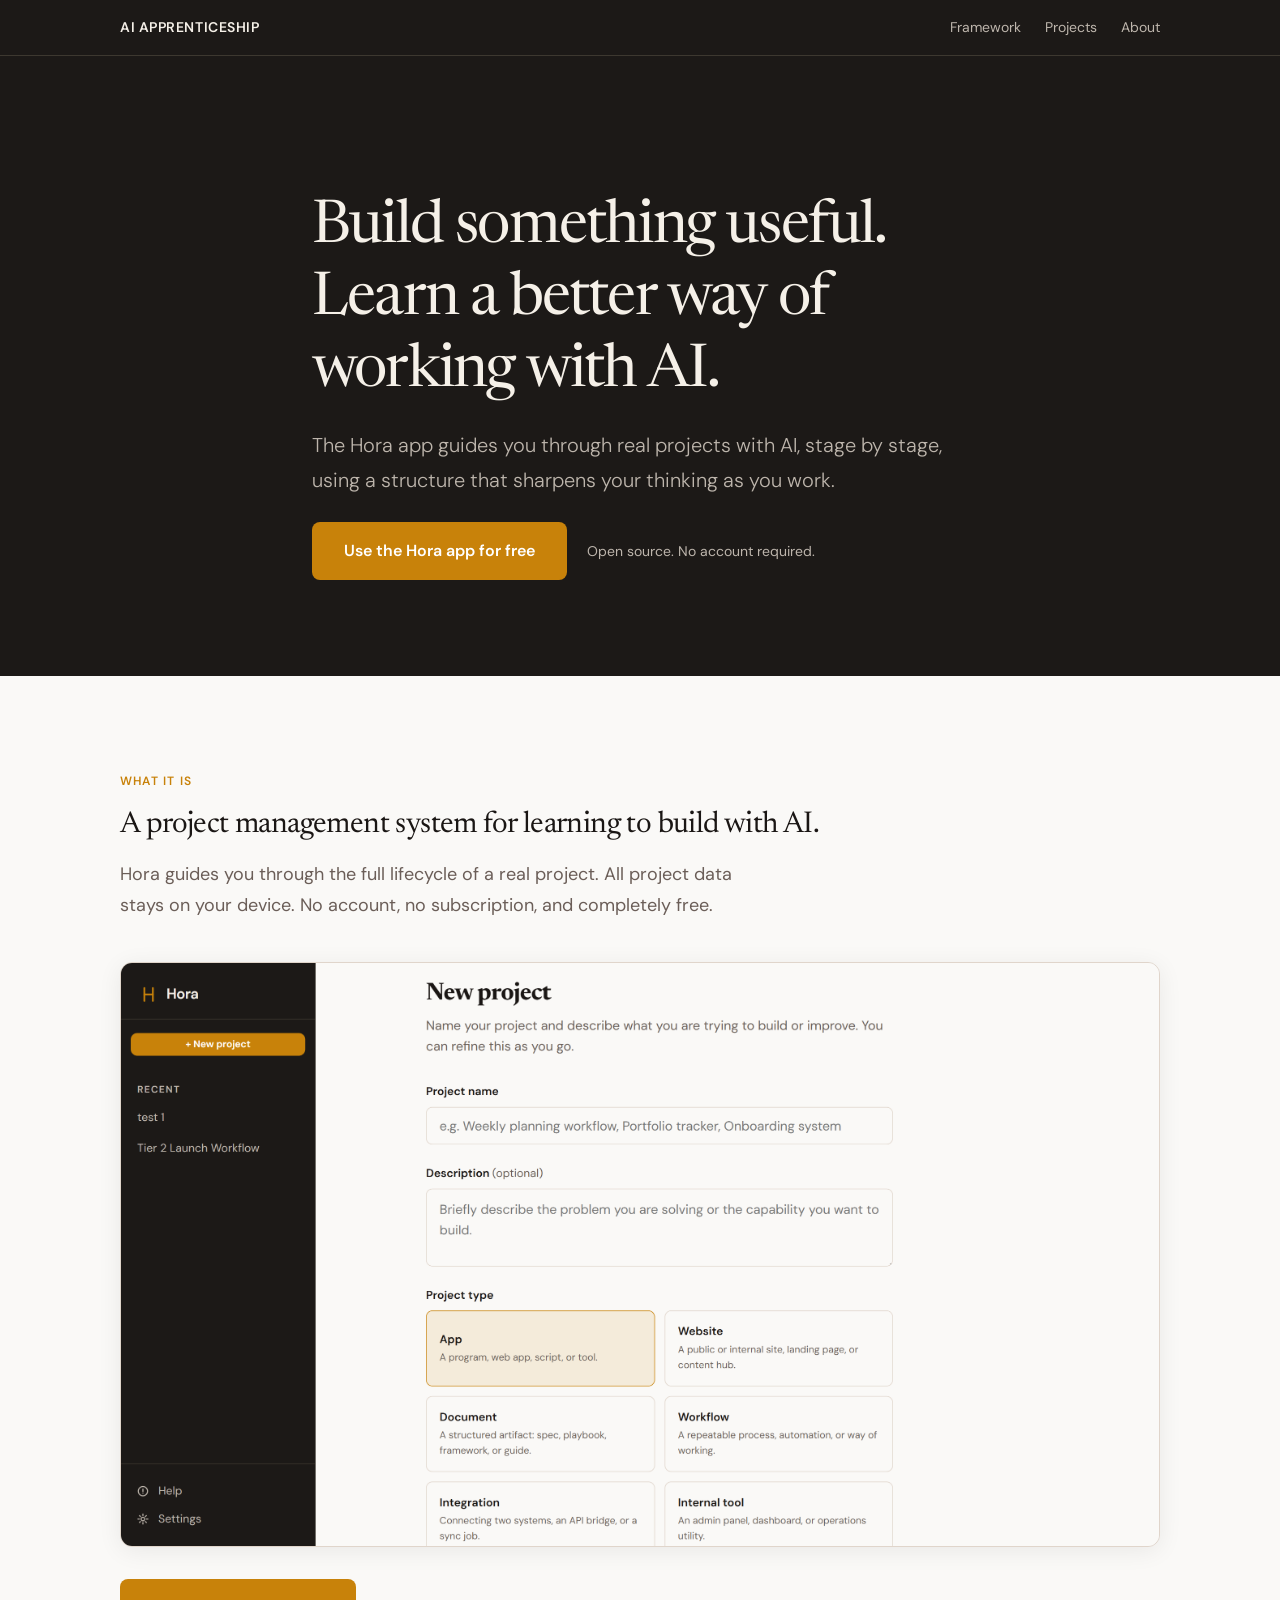
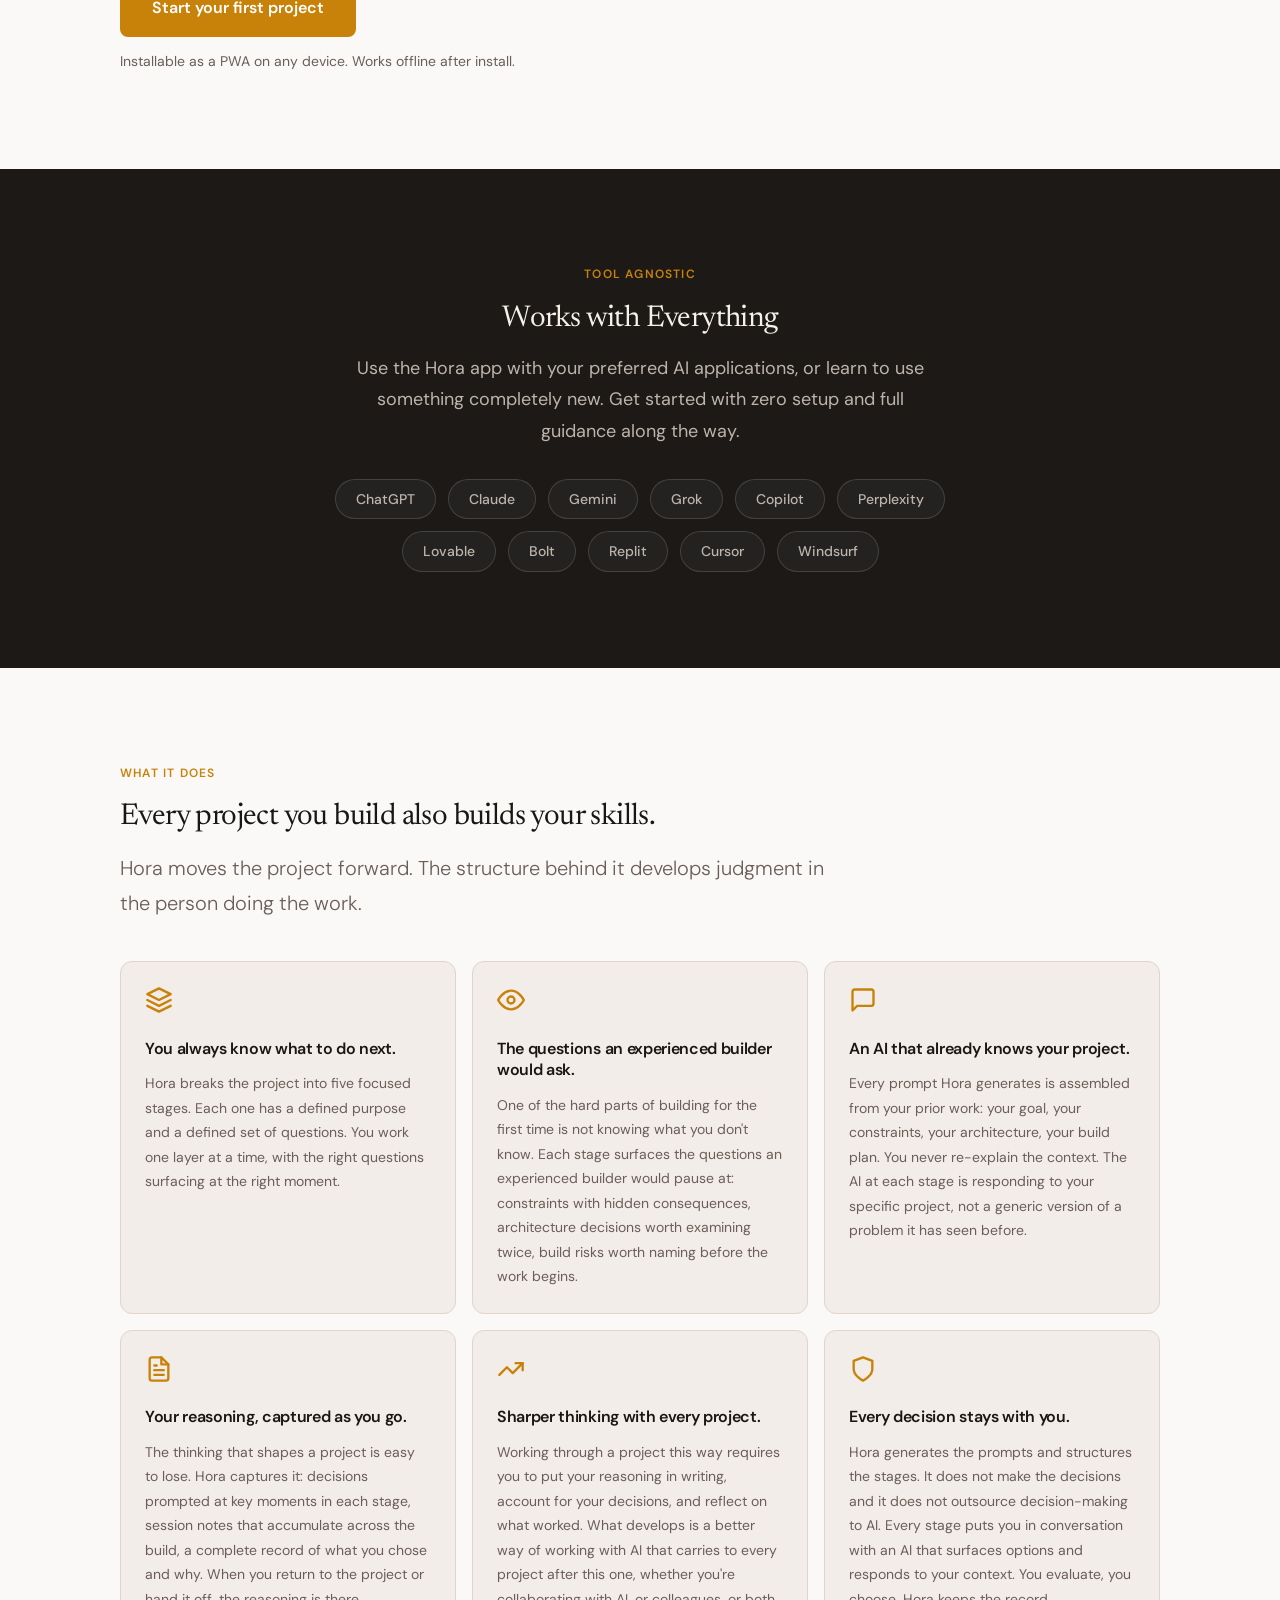
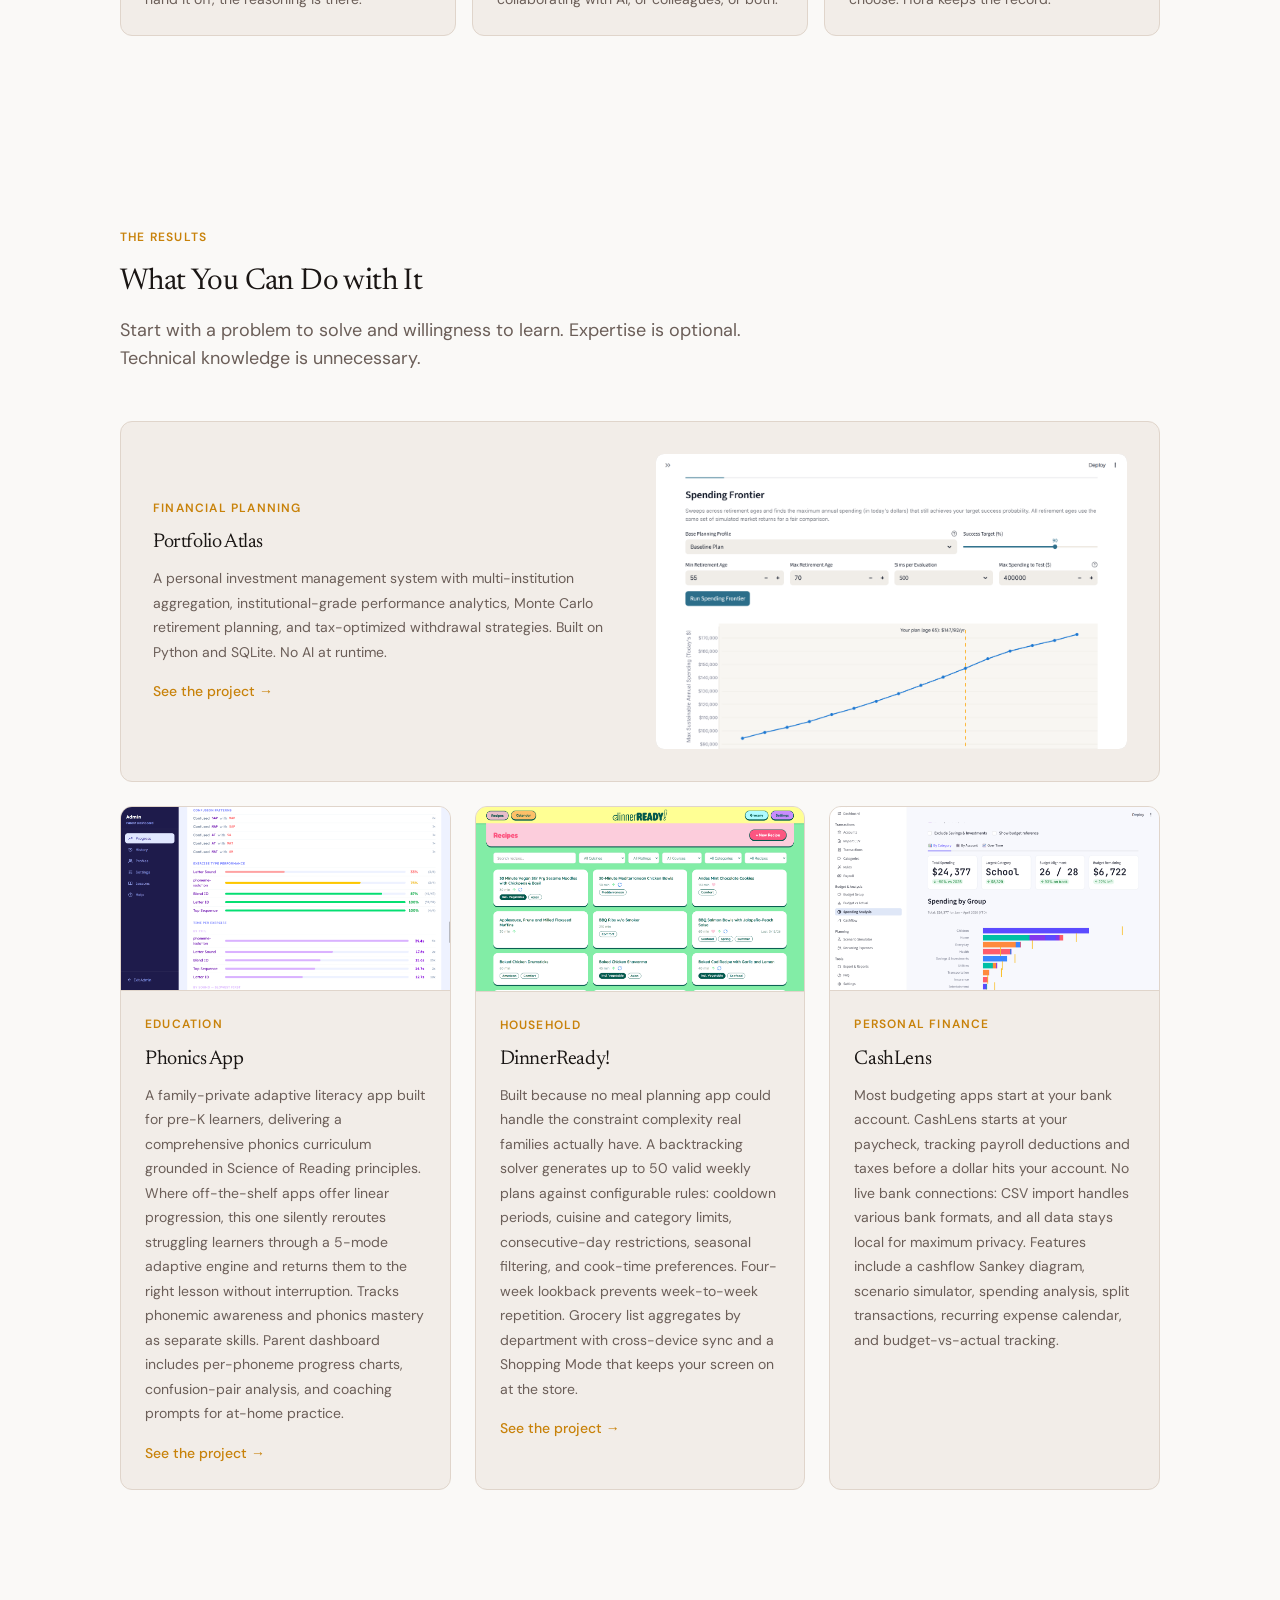
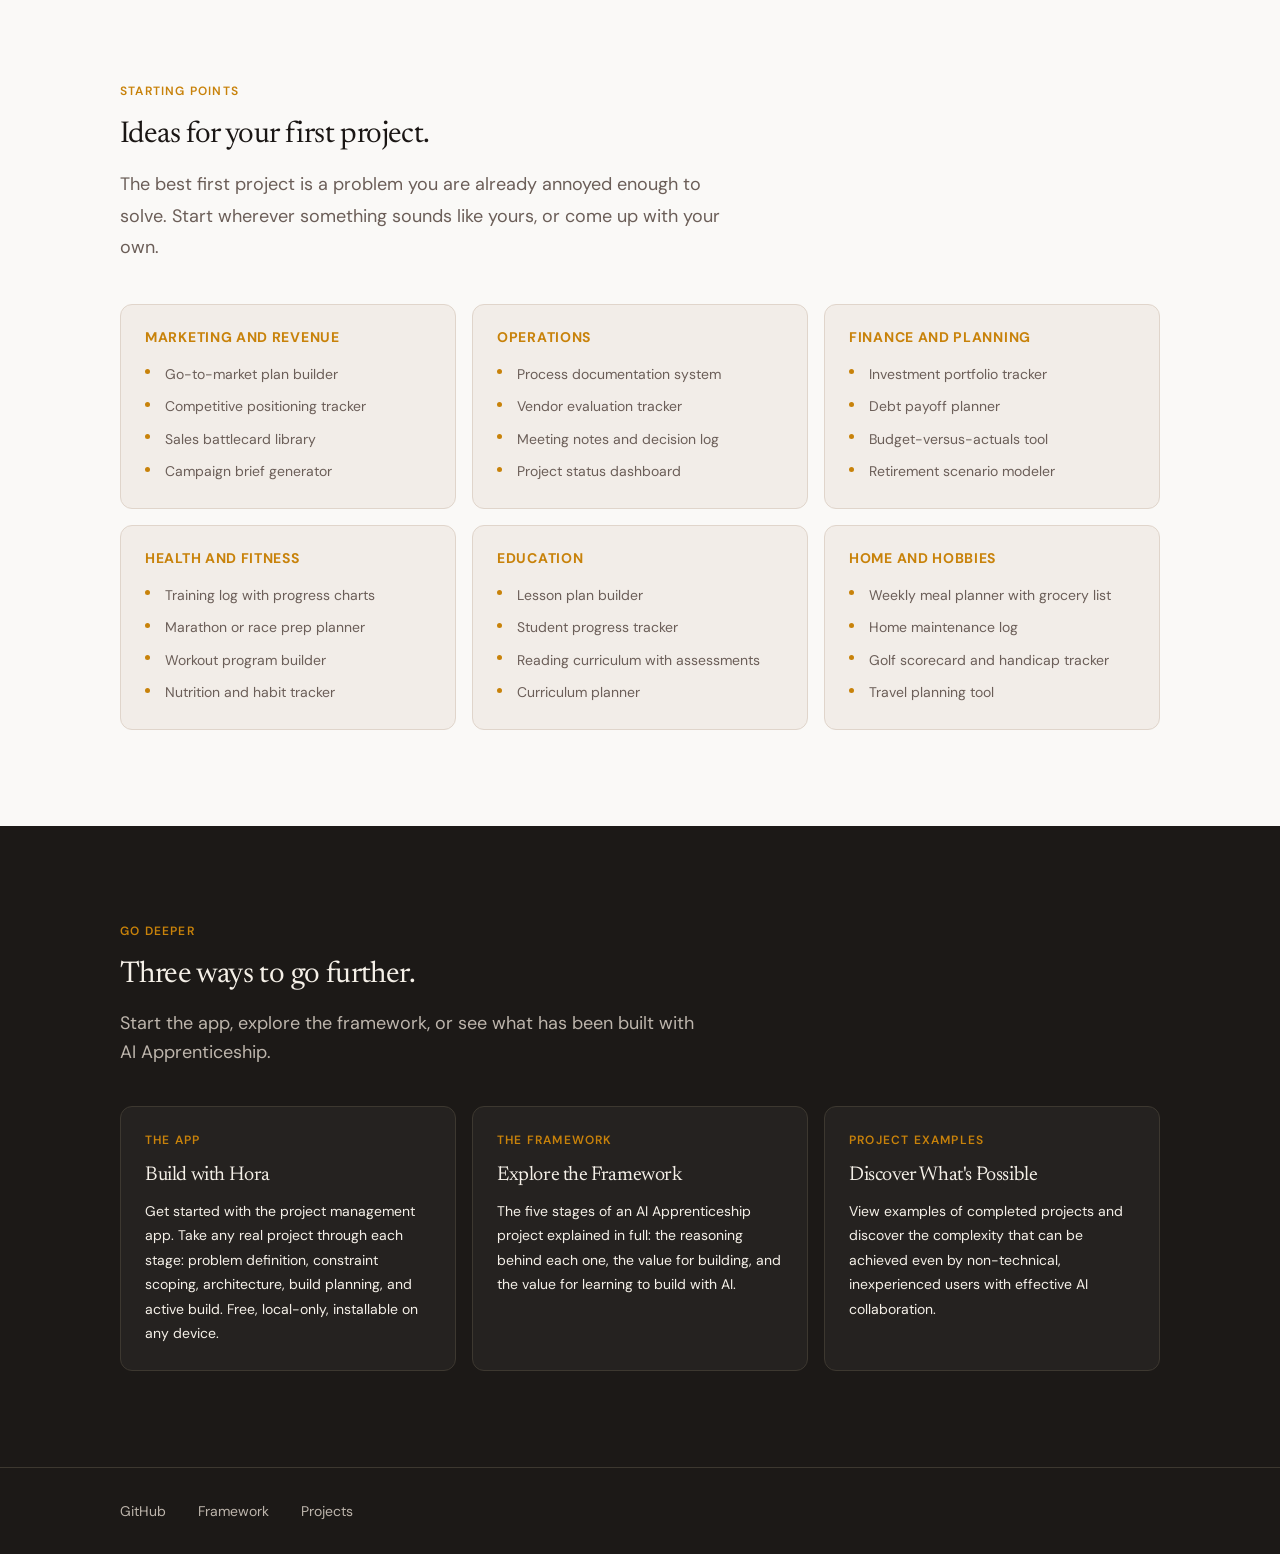
<file: docs/index.html>
<!DOCTYPE html>
<html lang="en">
<head>
  <meta charset="UTF-8">
  <meta name="viewport" content="width=device-width, initial-scale=1.0">
  <title>AI Apprenticeship</title>
  <meta name="description" content="A structured framework and app for building real things with AI. The Hora app guides you through five stages, from problem definition to active build. Free, open source, no account required.">
  <link rel="stylesheet" href="shared/style.css">
  <style>
    /* Hub page local styles */

    .hero-cta {
      margin-top: var(--space-6);
      display: flex;
      align-items: center;
      gap: var(--space-5);
      flex-wrap: wrap;
    }

    .hero-cta .btn-primary {
      font-size: var(--text-base);
      padding: var(--space-4) var(--space-8);
    }

    .hero-cta-sub {
      font-size: var(--text-sm);
      color: var(--dark-text-muted);
    }

    /* Benefit tiles */
    .benefit-tiles {
      margin-top: var(--space-10);
      display: grid;
      grid-template-columns: repeat(auto-fill, minmax(17rem, 1fr));
      gap: var(--space-4);
    }

    .benefit-tile {
      background-color: var(--light-surface);
      border: 1px solid var(--light-border);
      border-radius: var(--radius-lg);
      padding: var(--space-6);
    }

    .benefit-tile__icon {
      color: var(--accent);
      margin-bottom: var(--space-4);
      display: block;
    }

    .benefit-tile__title {
      font-family: var(--font-sans);
      font-size: var(--text-base);
      font-weight: 600;
      color: var(--light-text);
      margin-bottom: var(--space-3);
      line-height: var(--leading-snug);
    }

    .benefit-tile__body {
      font-size: var(--text-sm);
      color: var(--light-text-muted);
      line-height: var(--leading-relaxed);
    }

    /* Platform chips */
    .platform-chips-wrap {
      margin-top: var(--space-8);
      display: flex;
      flex-wrap: wrap;
      gap: var(--space-3);
      justify-content: center;
    }

    .platform-chip {
      font-size: var(--text-sm);
      font-weight: 500;
      color: var(--dark-text-muted);
      border: 1px solid rgba(255, 255, 255, 0.14);
      border-radius: 9999px;
      padding: var(--space-2) var(--space-5);
      white-space: nowrap;
      background: rgba(255, 255, 255, 0.04);
    }

    /* App showcase */
    .app-showcase {
      margin-top: var(--space-10);
    }

    .app-screenshot-frame {
      border: 1px solid var(--light-border);
      border-radius: var(--radius-lg);
      overflow: hidden;
      background-color: var(--light-surface);
      margin-bottom: var(--space-8);
      box-shadow: 0 4px 24px rgba(0, 0, 0, 0.07);
    }

    .app-screenshot-frame img {
      width: 100%;
      display: block;
    }

    .app-cta-block {
      display: flex;
      flex-direction: column;
      align-items: flex-start;
      gap: var(--space-3);
    }

    .app-cta-block .btn-primary {
      font-size: var(--text-base);
      padding: var(--space-4) var(--space-8);
    }

    .app-cta-sub {
      font-size: var(--text-sm);
      color: var(--light-text-muted);
      max-width: 52ch;
      line-height: var(--leading-relaxed);
    }

    /* Proof section */
    .section-proof .section-intro {
      color: var(--light-text-muted);
      font-size: var(--text-lg);
      max-width: 52ch;
      margin-top: var(--space-4);
      margin-bottom: var(--space-12);
    }

    /* Pathways section */
    .section-pathways .section-intro {
      color: var(--dark-text-muted);
      font-size: var(--text-lg);
      max-width: 48ch;
      margin-top: var(--space-4);
      margin-bottom: var(--space-10);
    }

    /* Starting Points section */
    .ideas-grid {
      margin-top: var(--space-10);
      display: grid;
      grid-template-columns: repeat(auto-fill, minmax(16rem, 1fr));
      gap: var(--space-4);
    }

    .idea-card {
      background-color: var(--light-surface);
      border: 1px solid var(--light-border);
      border-radius: var(--radius-lg);
      padding: var(--space-6);
    }

    .idea-card__heading {
      font-family: var(--font-sans);
      font-size: var(--text-sm);
      font-weight: 700;
      text-transform: uppercase;
      letter-spacing: 0.05em;
      color: var(--accent);
      margin-bottom: var(--space-4);
    }

    .idea-card__list {
      list-style: none;
      padding: 0;
      margin: 0;
      display: flex;
      flex-direction: column;
      gap: var(--space-2);
    }

    .idea-card__list li {
      font-size: var(--text-sm);
      color: var(--light-text-muted);
      line-height: var(--leading-relaxed);
      padding-left: var(--space-5);
      position: relative;
    }

    .idea-card__list li::before {
      content: '';
      position: absolute;
      left: 0;
      top: 0.55em;
      width: 5px;
      height: 5px;
      border-radius: 50%;
      background-color: var(--accent);
    }
  </style>
</head>
<body>

  <!-- ============================================================
       NAVIGATION
  ============================================================ -->
  <header class="site-header">
    <div class="site-header__inner">
      <span class="site-logo">AI Apprenticeship</span>
      <nav class="site-nav" aria-label="Primary">
        <a href="methodology/index.html">Framework</a>
        <a href="projects/index.html">Projects</a>
        <a href="about/index.html">About</a>
      </nav>
    </div>
  </header>

  <main>

    <!-- ============================================================
         SECTION 1: HERO
         Dark. First thing a visitor sees.
    ============================================================ -->
    <section class="section-dark section-problem" aria-labelledby="problem-heading">
      <div class="section-inner">
        <h1 id="problem-heading">Build something useful. Learn a better way of working with AI.</h1>
        <p class="lede">The Hora app guides you through real projects with AI, stage by stage, using a structure that sharpens your thinking as you work.</p>
        <div class="hero-cta">
          <a href="app/" class="btn btn-primary">Use the Hora app for free</a>
          <span class="hero-cta-sub">Open source. No account required.</span>
        </div>
      </div>
    </section>

    <!-- ============================================================
         SECTION 2: APP SHOWCASE
         Light. Hora screenshot + CTA.
    ============================================================ -->
    <section class="section-light section-tool" aria-labelledby="app-heading">
      <div class="section-inner section-inner--wide">
        <span class="section-label">What it Is</span>
        <h2 id="app-heading">A project management system for learning to build with AI.</h2>
        <p style="color: var(--light-text-muted); font-size: var(--text-lg); line-height: var(--leading-relaxed); max-width: 52ch; margin-top: var(--space-4);">Hora guides you through the full lifecycle of a real project. All project data stays on your device. No account, no subscription, and completely free.</p>

        <div class="app-showcase">
          <div class="app-screenshot-frame">
            <img
              src="shared/assets/images/Hora%20App/Hora_new-project.png"
              alt="Hora app: new project creation screen showing project name, description, and build tool selection"
              loading="lazy"
            >
          </div>
          <div class="app-cta-block">
            <a href="app/" class="btn btn-primary">Start your first project</a>
            <p class="app-cta-sub">Installable as a PWA on any device. Works offline after install.</p>
          </div>
        </div>

      </div>
    </section>

    <!-- ============================================================
         SECTION 3: BRING YOUR OWN TOOL
         Dark. Platform chips.
    ============================================================ -->
    <section class="section-dark" aria-labelledby="tools-heading">
      <div class="section-inner" style="text-align: center;">
        <span class="section-label">Tool Agnostic</span>
        <h2 id="tools-heading">Works with Everything</h2>
        <p style="color: var(--dark-text-muted); font-size: var(--text-lg); line-height: var(--leading-relaxed); max-width: 48ch; margin: var(--space-4) auto 0;">Use the Hora app with your preferred AI applications, or learn to use something completely new. Get started with zero setup and full guidance along the way.</p>
        <div class="platform-chips-wrap">
          <span class="platform-chip">ChatGPT</span>
          <span class="platform-chip">Claude</span>
          <span class="platform-chip">Gemini</span>
          <span class="platform-chip">Grok</span>
          <span class="platform-chip">Copilot</span>
          <span class="platform-chip">Perplexity</span>
          <span class="platform-chip">Lovable</span>
          <span class="platform-chip">Bolt</span>
          <span class="platform-chip">Replit</span>
          <span class="platform-chip">Cursor</span>
          <span class="platform-chip">Windsurf</span>
        </div>
      </div>
    </section>

    <!-- ============================================================
         SECTION 4: WHAT IT DOES
         Light. Five benefit tiles with icons.
    ============================================================ -->
    <section class="section-light section-overview" aria-labelledby="overview-heading">
      <div class="section-inner section-inner--wide">
        <span class="section-label">What it Does</span>
        <h2 id="overview-heading">Every project you build also builds your skills.</h2>
        <p class="lede" style="color: var(--light-text-muted); margin-top: var(--space-4); max-width: 52ch;">Hora moves the project forward. The structure behind it develops judgment in the person doing the work.</p>

        <div class="benefit-tiles">

          <div class="benefit-tile">
            <span class="benefit-tile__icon" aria-hidden="true">
              <svg xmlns="http://www.w3.org/2000/svg" width="28" height="28" viewBox="0 0 24 24" fill="none" stroke="currentColor" stroke-width="2" stroke-linecap="round" stroke-linejoin="round"><polygon points="12 2 2 7 12 12 22 7 12 2"/><polyline points="2 17 12 22 22 17"/><polyline points="2 12 12 17 22 12"/></svg>
            </span>
            <h3 class="benefit-tile__title">You always know what to do next.</h3>
            <p class="benefit-tile__body">Hora breaks the project into five focused stages. Each one has a defined purpose and a defined set of questions. You work one layer at a time, with the right questions surfacing at the right moment.</p>
          </div>

          <div class="benefit-tile">
            <span class="benefit-tile__icon" aria-hidden="true">
              <svg xmlns="http://www.w3.org/2000/svg" width="28" height="28" viewBox="0 0 24 24" fill="none" stroke="currentColor" stroke-width="2" stroke-linecap="round" stroke-linejoin="round"><path d="M1 12s4-8 11-8 11 8 11 8-4 8-11 8-11-8-11-8z"/><circle cx="12" cy="12" r="3"/></svg>
            </span>
            <h3 class="benefit-tile__title">The questions an experienced builder would ask.</h3>
            <p class="benefit-tile__body">One of the hard parts of building for the first time is not knowing what you don't know. Each stage surfaces the questions an experienced builder would pause at: constraints with hidden consequences, architecture decisions worth examining twice, build risks worth naming before the work begins.</p>
          </div>

          <div class="benefit-tile">
            <span class="benefit-tile__icon" aria-hidden="true">
              <svg xmlns="http://www.w3.org/2000/svg" width="28" height="28" viewBox="0 0 24 24" fill="none" stroke="currentColor" stroke-width="2" stroke-linecap="round" stroke-linejoin="round"><path d="M21 15a2 2 0 0 1-2 2H7l-4 4V5a2 2 0 0 1 2-2h14a2 2 0 0 1 2 2z"/></svg>
            </span>
            <h3 class="benefit-tile__title">An AI that already knows your project.</h3>
            <p class="benefit-tile__body">Every prompt Hora generates is assembled from your prior work: your goal, your constraints, your architecture, your build plan. You never re-explain the context. The AI at each stage is responding to your specific project, not a generic version of a problem it has seen before.</p>
          </div>

          <div class="benefit-tile">
            <span class="benefit-tile__icon" aria-hidden="true">
              <svg xmlns="http://www.w3.org/2000/svg" width="28" height="28" viewBox="0 0 24 24" fill="none" stroke="currentColor" stroke-width="2" stroke-linecap="round" stroke-linejoin="round"><path d="M14 2H6a2 2 0 0 0-2 2v16a2 2 0 0 0 2 2h12a2 2 0 0 0 2-2V8z"/><polyline points="14 2 14 8 20 8"/><line x1="16" y1="13" x2="8" y2="13"/><line x1="16" y1="17" x2="8" y2="17"/><polyline points="10 9 9 9 8 9"/></svg>
            </span>
            <h3 class="benefit-tile__title">Your reasoning, captured as you go.</h3>
            <p class="benefit-tile__body">The thinking that shapes a project is easy to lose. Hora captures it: decisions prompted at key moments in each stage, session notes that accumulate across the build, a complete record of what you chose and why. When you return to the project or hand it off, the reasoning is there.</p>
          </div>

          <div class="benefit-tile">
            <span class="benefit-tile__icon" aria-hidden="true">
              <svg xmlns="http://www.w3.org/2000/svg" width="28" height="28" viewBox="0 0 24 24" fill="none" stroke="currentColor" stroke-width="2" stroke-linecap="round" stroke-linejoin="round"><polyline points="22 7 13.5 15.5 8.5 10.5 2 17"/><polyline points="16 7 22 7 22 13"/></svg>
            </span>
            <h3 class="benefit-tile__title">Sharper thinking with every project.</h3>
            <p class="benefit-tile__body">Working through a project this way requires you to put your reasoning in writing, account for your decisions, and reflect on what worked. What develops is a better way of working with AI that carries to every project after this one, whether you're collaborating with AI, or colleagues, or both.</p>
          </div>

          <div class="benefit-tile">
            <span class="benefit-tile__icon" aria-hidden="true">
              <svg xmlns="http://www.w3.org/2000/svg" width="28" height="28" viewBox="0 0 24 24" fill="none" stroke="currentColor" stroke-width="2" stroke-linecap="round" stroke-linejoin="round"><path d="M12 22s8-4 8-10V5l-8-3-8 3v7c0 6 8 10 8 10z"/></svg>
            </span>
            <h3 class="benefit-tile__title">Every decision stays with you.</h3>
            <p class="benefit-tile__body">Hora generates the prompts and structures the stages. It does not make the decisions and it does not outsource decision-making to AI. Every stage puts you in conversation with an AI that surfaces options and responds to your context. You evaluate, you choose. Hora keeps the record.</p>
          </div>

        </div>
      </div>
    </section>

    <!-- ============================================================
         SECTION 5: THE WORK
         Light. Four project cards.
    ============================================================ -->
    <section class="section-light section-proof" aria-labelledby="proof-heading">
      <div class="section-inner section-inner--wide">

        <span class="section-label">The Results</span>
        <h2 id="proof-heading">What You Can Do with It</h2>
        <p class="section-intro">Start with a problem to solve and willingness to learn. Expertise is optional. Technical knowledge is unnecessary. 
        <div class="project-grid">

          <div class="project-card project-card--flagship">
            <div class="project-card__content">
              <span class="project-card__tag">Financial Planning</span>
              <h3 class="project-card__title">Portfolio Atlas</h3>
              <p class="project-card__desc">A personal investment management system with multi-institution aggregation, institutional-grade performance analytics, Monte Carlo retirement planning, and tax-optimized withdrawal strategies. Built on Python and SQLite. No AI at runtime.</p>
              <a href="projects/index.html#portfolio-atlas" class="project-card__link">See the project &#8594;</a>
            </div>
            <div class="project-card__visual">
              <img src="shared/assets/images/portfolioatlas.png" alt="Portfolio Atlas dashboard showing investment performance analytics">
            </div>
          </div>

          <div class="project-card project-card--with-image">
            <div class="project-card__image">
              <img src="shared/assets/images/phonicsapp.png" alt="Phonics App interface showing a phonics exercise for young learners">
            </div>
            <div class="project-card__body">
              <span class="project-card__tag">Education</span>
              <h3 class="project-card__title">Phonics App</h3>
              <p class="project-card__desc">A family-private adaptive literacy app built for pre-K learners, delivering a comprehensive phonics curriculum grounded in Science of Reading principles. Where off-the-shelf apps offer linear progression, this one silently reroutes struggling learners through a 5-mode adaptive engine and returns them to the right lesson without interruption. Tracks phonemic awareness and phonics mastery as separate skills. Parent dashboard includes per-phoneme progress charts, confusion-pair analysis, and coaching prompts for at-home practice.</p>
              <a href="projects/index.html#phonics-app" class="project-card__link">See the project &#8594;</a>
            </div>
          </div>

          <div class="project-card project-card--with-image">
            <div class="project-card__image">
              <img src="shared/assets/images/dinnerready.png" alt="DinnerReady! showing a weekly meal plan and grocery list">
            </div>
            <div class="project-card__body">
              <span class="project-card__tag">Household</span>
              <h3 class="project-card__title">DinnerReady!</h3>
              <p class="project-card__desc">Built because no meal planning app could handle the constraint complexity real families actually have. A backtracking solver generates up to 50 valid weekly plans against configurable rules: cooldown periods, cuisine and category limits, consecutive-day restrictions, seasonal filtering, and cook-time preferences. Four-week lookback prevents week-to-week repetition. Grocery list aggregates by department with cross-device sync and a Shopping Mode that keeps your screen on at the store.</p>
              <a href="projects/index.html#dinnerready" class="project-card__link">See the project &#8594;</a>
            </div>
          </div>

          <div class="project-card project-card--with-image">
            <div class="project-card__image">
              <img src="shared/assets/images/cashlens.png" alt="CashLens dashboard showing household budget and cashflow breakdown">
            </div>
            <div class="project-card__body">
              <span class="project-card__tag">Personal Finance</span>
              <h3 class="project-card__title">CashLens</h3>
              <p class="project-card__desc">Most budgeting apps start at your bank account. CashLens starts at your paycheck, tracking payroll deductions and taxes before a dollar hits your account. No live bank connections: CSV import handles various bank formats, and all data stays local for maximum privacy. Features include a cashflow Sankey diagram, scenario simulator, spending analysis, split transactions, recurring expense calendar, and budget-vs-actual tracking.</p>
            </div>
          </div>

        </div>
      </div>
    </section>

    <!-- ============================================================
         SECTION 6: STARTING POINTS
         Light. Category idea cards.
    ============================================================ -->
    <section class="section-light section-ideas" aria-labelledby="ideas-heading">
      <div class="section-inner section-inner--wide">
        <span class="section-label">Starting Points</span>
        <h2 id="ideas-heading">Ideas for your first project.</h2>
        <p style="color: var(--light-text-muted); font-size: var(--text-lg); line-height: var(--leading-relaxed); max-width: 52ch; margin-top: var(--space-4);">The best first project is a problem you are already annoyed enough to solve. Start wherever something sounds like yours, or come up with your own.</p>

        <div class="ideas-grid">

          <div class="idea-card">
            <h3 class="idea-card__heading">Marketing and Revenue</h3>
            <ul class="idea-card__list">
              <li>Go-to-market plan builder</li>
              <li>Competitive positioning tracker</li>
              <li>Sales battlecard library</li>
              <li>Campaign brief generator</li>
            </ul>
          </div>

          <div class="idea-card">
            <h3 class="idea-card__heading">Operations</h3>
            <ul class="idea-card__list">
              <li>Process documentation system</li>
              <li>Vendor evaluation tracker</li>
              <li>Meeting notes and decision log</li>
              <li>Project status dashboard</li>
            </ul>
          </div>

          <div class="idea-card">
            <h3 class="idea-card__heading">Finance and Planning</h3>
            <ul class="idea-card__list">
              <li>Investment portfolio tracker</li>
              <li>Debt payoff planner</li>
              <li>Budget-versus-actuals tool</li>
              <li>Retirement scenario modeler</li>
            </ul>
          </div>

          <div class="idea-card">
            <h3 class="idea-card__heading">Health and Fitness</h3>
            <ul class="idea-card__list">
              <li>Training log with progress charts</li>
              <li>Marathon or race prep planner</li>
              <li>Workout program builder</li>
              <li>Nutrition and habit tracker</li>
            </ul>
          </div>

          <div class="idea-card">
            <h3 class="idea-card__heading">Education</h3>
            <ul class="idea-card__list">
              <li>Lesson plan builder</li>
              <li>Student progress tracker</li>
              <li>Reading curriculum with assessments</li>
              <li>Curriculum planner</li>
            </ul>
          </div>

          <div class="idea-card">
            <h3 class="idea-card__heading">Home and Hobbies</h3>
            <ul class="idea-card__list">
              <li>Weekly meal planner with grocery list</li>
              <li>Home maintenance log</li>
              <li>Golf scorecard and handicap tracker</li>
              <li>Travel planning tool</li>
            </ul>
          </div>

        </div>
      </div>
    </section>

    <!-- ============================================================
         SECTION 7: GO DEEPER
         Dark. Three pathway cards.
    ============================================================ -->
    <section class="section-dark section-pathways" aria-labelledby="pathways-heading">
      <div class="section-inner section-inner--wide">

        <span class="section-label">Go deeper</span>
        <h2 id="pathways-heading">Three ways to go further.</h2>
        <p class="section-intro">Start the app, explore the framework, or see what has been built with AI Apprenticeship.</p>

        <div class="pathway-cards">

          <a href="app/" class="pathway-card">
            <span class="pathway-card__label">The App</span>
            <h3 class="pathway-card__title">Build with Hora</h3>
            <p class="pathway-card__desc">Get started with the project management app. Take any real project through each stage: problem definition, constraint scoping, architecture, build planning, and active build. Free, local-only, installable on any device.</p>
          </a>

          <a href="methodology/index.html" class="pathway-card">
            <span class="pathway-card__label">The Framework</span>
            <h3 class="pathway-card__title">Explore the Framework</h3>
            <p class="pathway-card__desc">The five stages of an AI Apprenticeship project explained in full: the reasoning behind each one, the value for building, and the value for learning to build with AI.</p>
          </a>

          <a href="projects/index.html" class="pathway-card">
            <span class="pathway-card__label">Project Examples</span>
            <h3 class="pathway-card__title">Discover What's Possible</h3>
            <p class="pathway-card__desc">View examples of completed projects and discover the complexity that can be achieved even by non-technical, inexperienced users with effective AI collaboration.</p>
          </a>

        </div>
      </div>
    </section>

  </main>

  <footer class="site-footer">
    <div class="site-footer__inner">
      <a href="https://github.com/pmrotter333/ai-apprenticeship" target="_blank" rel="noopener">GitHub</a>
      <a href="methodology/index.html">Framework</a>
      <a href="projects/index.html">Projects</a>
    </div>
  </footer>

</body>
</html>
</file>
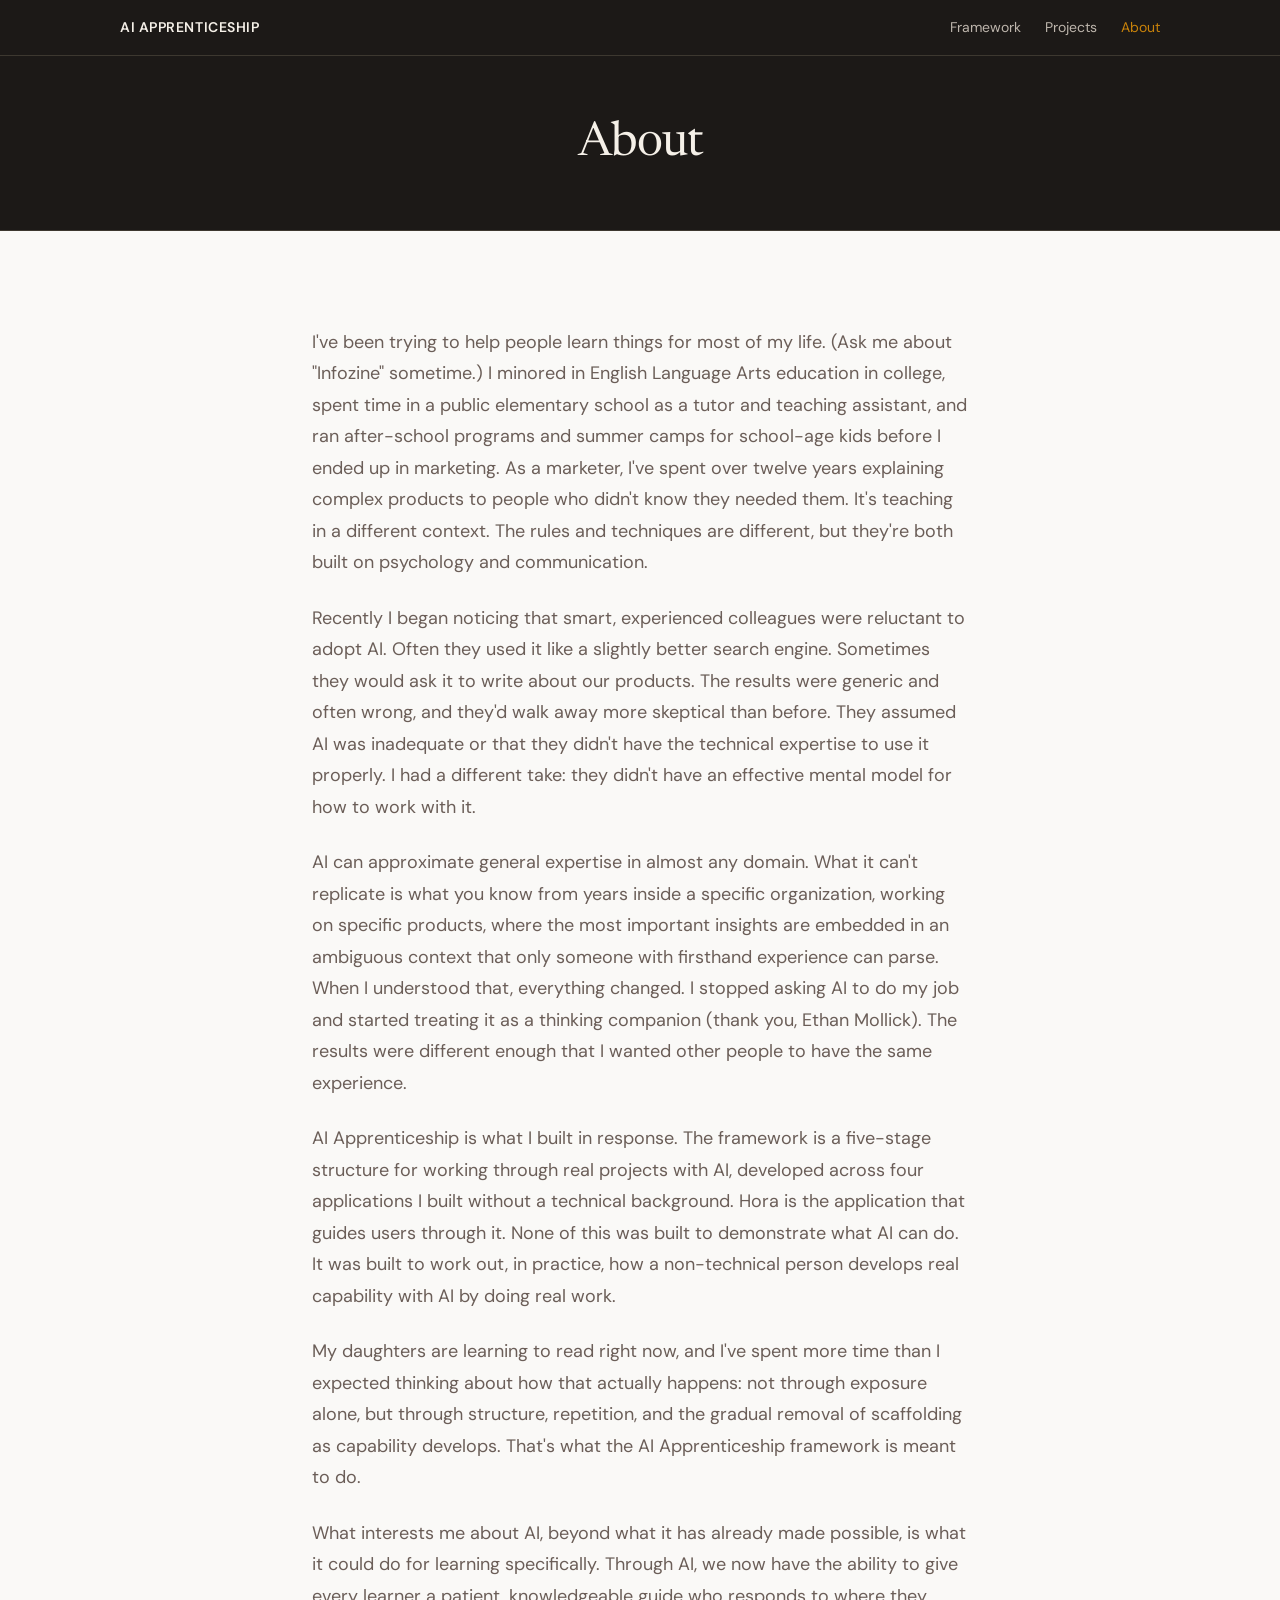
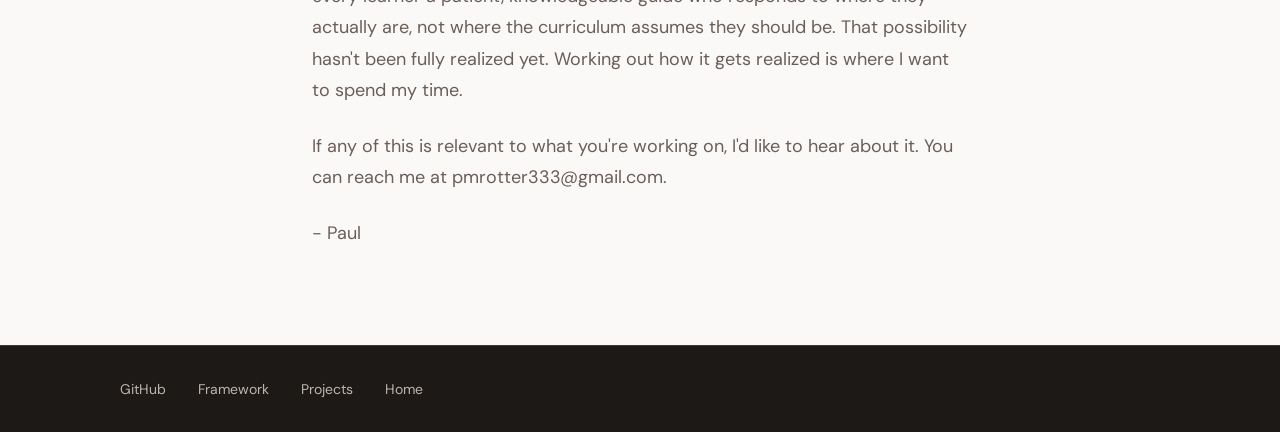
<file: docs/about/index.html>
<!DOCTYPE html>
<html lang="en">
<head>
  <meta charset="UTF-8">
  <meta name="viewport" content="width=device-width, initial-scale=1.0">
  <title>About — AI Apprenticeship</title>
  <meta name="description" content="Paul Rotter on why he built AI Apprenticeship, what he was trying to solve, and where this work is headed.">
  <link rel="stylesheet" href="../shared/style.css">
  <style>

    .about-body {
      max-width: 60ch;
    }

    .about-body p {
      font-size: var(--text-lg);
      line-height: var(--leading-relaxed);
      color: var(--light-text-muted);
      margin-top: var(--space-6);
    }

    .about-body p:first-child {
      margin-top: 0;
    }

  </style>
</head>
<body>

  <div id="site-header"></div>

  <div class="page-header">
    <h1 style="text-align: center;">About</h1>
  </div>

  <main>

    <section class="section-light" aria-label="About Paul Rotter">
      <div class="section-inner">

        <div class="about-body">

          <p>I've been trying to help people learn things for most of my life. (Ask me about "Infozine" sometime.) I minored in English Language Arts education in college, spent time in a public elementary school as a tutor and teaching assistant, and ran after-school programs and summer camps for school-age kids before I ended up in marketing. As a marketer, I've spent over twelve years explaining complex products to people who didn't know they needed them. It's teaching in a different context. The rules and techniques are different, but they're both built on psychology and communication.</p>

          <p>Recently I began noticing that smart, experienced colleagues were reluctant to adopt AI. Often they used it like a slightly better search engine. Sometimes they would ask it to write about our products. The results were generic and often wrong, and they'd walk away more skeptical than before. They assumed AI was inadequate or that they didn't have the technical expertise to use it properly. I had a different take: they didn't have an effective mental model for how to work with it.</p>

          <p>AI can approximate general expertise in almost any domain. What it can't replicate is what you know from years inside a specific organization, working on specific products, where the most important insights are embedded in an ambiguous context that only someone with firsthand experience can parse. When I understood that, everything changed. I stopped asking AI to do my job and started treating it as a thinking companion (thank you, Ethan Mollick). The results were different enough that I wanted other people to have the same experience.</p>

          <p>AI Apprenticeship is what I built in response. The framework is a five-stage structure for working through real projects with AI, developed across four applications I built without a technical background. Hora is the application that guides users through it. None of this was built to demonstrate what AI can do. It was built to work out, in practice, how a non-technical person develops real capability with AI by doing real work.</p>

          <p>My daughters are learning to read right now, and I've spent more time than I expected thinking about how that actually happens: not through exposure alone, but through structure, repetition, and the gradual removal of scaffolding as capability develops. That's what the AI Apprenticeship framework is meant to do.</p>

          <p>What interests me about AI, beyond what it has already made possible, is what it could do for learning specifically. Through AI, we now have the ability to give every learner a patient, knowledgeable guide who responds to where they actually are, not where the curriculum assumes they should be. That possibility hasn't been fully realized yet. Working out how it gets realized is where I want to spend my time.</p>

          <p>If any of this is relevant to what you're working on, I'd like to hear about it. You can reach me at <a href="mailto:pmrotter333@gmail.com">pmrotter333@gmail.com</a>.</p>
          
          <p>- Paul</p>

        </div>

      </div>
    </section>

  </main>

  <div id="site-footer"></div>

  <script src="../shared/libs/marked.min.js"></script>
  <script src="../shared/shell.js"></script>
  <script>Shell.init('about');</script>

</body>
</html>
</file>
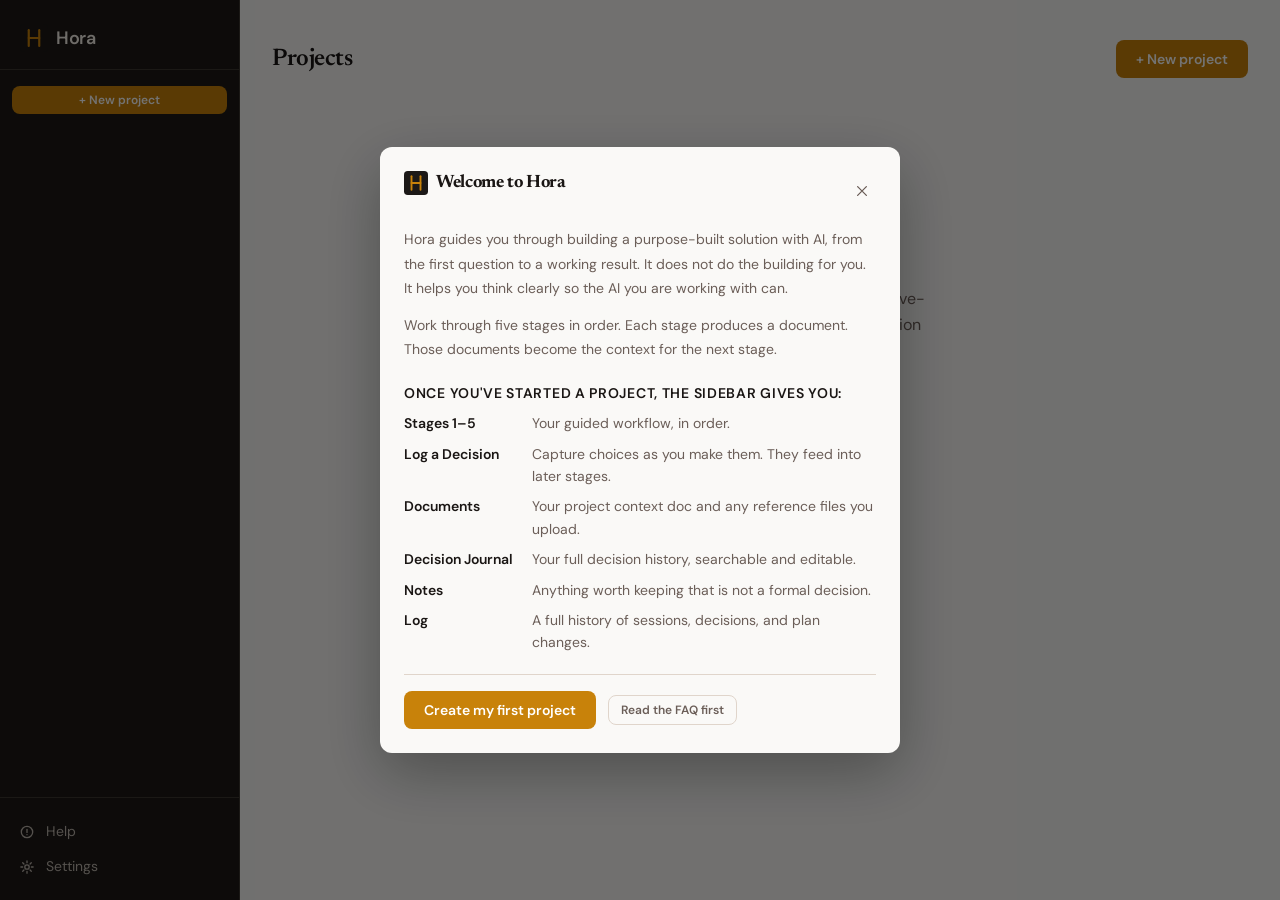
<file: docs/app/index.html>
<!DOCTYPE html>
<html lang="en">
<head>
  <meta charset="UTF-8">
  <meta name="viewport" content="width=device-width, initial-scale=1.0, viewport-fit=cover">
  <title>Hora</title>
  <meta name="description" content="A project management app for building purpose-built solutions with AI.">
  <meta name="theme-color" content="#1C1917">
  <meta name="apple-mobile-web-app-capable" content="yes">
  <meta name="apple-mobile-web-app-status-bar-style" content="black-translucent">
  <meta name="apple-mobile-web-app-title" content="Hora">
  <link rel="manifest" href="manifest.json">
  <link rel="icon" href="icons/icon.svg" type="image/svg+xml">
  <link rel="apple-touch-icon" href="icons/icon-192.png">
  <link rel="stylesheet" href="app.css">
</head>
<body>

<div class="app" x-data="app()" x-init="init()" x-cloak>

  <!-- ============================================================
       SW UPDATE BANNER
  ============================================================ -->
  <div class="update-banner" x-show="swUpdateAvailable" x-cloak style="display:none;">
    <span class="update-banner__text">A new version of Hora is available.</span>
    <button class="btn btn-primary btn-sm" @click="applyUpdate()">Refresh to update</button>
    <button class="update-banner__dismiss" @click="dismissUpdate()" aria-label="Dismiss">
      <svg width="12" height="12" viewBox="0 0 16 16" fill="none" aria-hidden="true"><path d="M3 3l10 10M13 3L3 13" stroke="currentColor" stroke-width="1.5" stroke-linecap="round"/></svg>
    </button>
  </div>

  <!-- ============================================================
       BACKUP NUDGE BANNER
  ============================================================ -->
  <div class="backup-nudge" x-show="backupNudgeVisible" x-cloak style="display:none;">
    <span class="backup-nudge__text">You've put in a few hours of work. Take 10 seconds to back it up.</span>
    <button class="btn btn-primary btn-sm" @click="downloadBackup()">Back up now</button>
    <button class="backup-nudge__dismiss" @click="dismissBackupNudge()" aria-label="Dismiss">
      <svg width="12" height="12" viewBox="0 0 16 16" fill="none" aria-hidden="true"><path d="M3 3l10 10M13 3L3 13" stroke="currentColor" stroke-width="1.5" stroke-linecap="round"/></svg>
    </button>
  </div>

  <!-- ============================================================
       DESKTOP SIDEBAR
  ============================================================ -->
  <aside class="sidebar">

    <!-- Logo -->
    <div class="sidebar__header">
      <div class="sidebar__logo" @click="go('')">
        <svg class="sidebar__logo-mark" viewBox="0 0 32 32" fill="none" xmlns="http://www.w3.org/2000/svg" aria-hidden="true">
          <rect width="32" height="32" rx="5" fill="#1C1917"/>
          <line x1="10" y1="7" x2="10" y2="25" stroke="#C8820A" stroke-width="2.5" stroke-linecap="round"/>
          <line x1="22" y1="7" x2="22" y2="25" stroke="#C8820A" stroke-width="2.5" stroke-linecap="round"/>
          <line x1="10" y1="16" x2="22" y2="16" stroke="#C8820A" stroke-width="2.5" stroke-linecap="round"/>
        </svg>
        <span class="sidebar__logo-name">Hora</span>
      </div>
    </div>

    <!-- In project: stage nav -->
    <template x-if="activeProject">
      <div>
        <div class="sidebar__section">
          <button class="sidebar__nav-item" @click="go('')">
            <svg width="14" height="14" viewBox="0 0 16 16" fill="none" aria-hidden="true"><path d="M10 12L6 8l4-4" stroke="currentColor" stroke-width="1.5" stroke-linecap="round" stroke-linejoin="round"/></svg>
            All projects
          </button>
          <div style="padding: var(--space-2) var(--space-2) var(--space-1); font-size: var(--text-sm); font-weight: 600; color: var(--dark-text); white-space: nowrap; overflow: hidden; text-overflow: ellipsis;" x-text="activeProject.name"></div>
        </div>

        <div class="sidebar__section">
          <div class="sidebar__section-label">Stages</div>
          <template x-for="s in [1,2,3,4,5]" :key="s">
            <button
              class="sidebar__stage-item"
              :class="{
                'sidebar__stage-item--active': view === 'stage' && stageNumber === s,
                'sidebar__stage-item--locked': !isStageAccessible(s)
              }"
              @click="isStageAccessible(s) && go('project/' + projectId + '/stage/' + s)"
            >
              <span class="stage-dot" :class="'stage-dot--' + stageStatus(s).replace('_','-')"></span>
              <span class="stage-item__info">
                <span class="stage-item__name" x-text="stageMeta[s].name"></span>
                <span class="stage-item__status" x-text="stageStatusLabel(stageStatus(s))"></span>
              </span>
            </button>
          </template>
        </div>

        <div class="sidebar__section">
          <div class="sidebar__section-label">Project</div>
          <button class="sidebar__log-decision-btn" @click="openDecisionModal()">
            <svg width="12" height="12" viewBox="0 0 16 16" fill="none" aria-hidden="true"><circle cx="8" cy="8" r="6.5" stroke="currentColor" stroke-width="1.5"/><line x1="8" y1="5" x2="8" y2="11" stroke="currentColor" stroke-width="1.5" stroke-linecap="round"/><line x1="5" y1="8" x2="11" y2="8" stroke="currentColor" stroke-width="1.5" stroke-linecap="round"/></svg>
            Log a Decision
          </button>
          <button class="sidebar__nav-item" :class="{'sidebar__nav-item--active': view==='documents'}" @click="go('project/' + projectId + '/documents')">
            <svg width="14" height="14" viewBox="0 0 16 16" fill="none" aria-hidden="true"><path d="M3 2h7l4 4v8H3V2z" stroke="currentColor" stroke-width="1.5" stroke-linejoin="round"/><path d="M10 2v4h4" stroke="currentColor" stroke-width="1.5" stroke-linejoin="round"/><line x1="6" y1="9" x2="10" y2="9" stroke="currentColor" stroke-width="1.5" stroke-linecap="round"/><line x1="6" y1="12" x2="10" y2="12" stroke="currentColor" stroke-width="1.5" stroke-linecap="round"/></svg>
            Documents
          </button>
          <button class="sidebar__nav-item" :class="{'sidebar__nav-item--active': view==='decisions'}" @click="go('project/' + projectId + '/decisions')">
            <svg width="14" height="14" viewBox="0 0 16 16" fill="none" aria-hidden="true"><rect x="2" y="2" width="12" height="12" rx="2" stroke="currentColor" stroke-width="1.5"/><line x1="5" y1="6" x2="11" y2="6" stroke="currentColor" stroke-width="1.5" stroke-linecap="round"/><line x1="5" y1="9" x2="9" y2="9" stroke="currentColor" stroke-width="1.5" stroke-linecap="round"/></svg>
            Decision Journal
          </button>
          <button class="sidebar__nav-item" :class="{'sidebar__nav-item--active': view==='notes'}" @click="go('project/' + projectId + '/notes')">
            <svg width="14" height="14" viewBox="0 0 16 16" fill="none" aria-hidden="true"><path d="M3 2h8l3 3v9H3V2z" stroke="currentColor" stroke-width="1.5" stroke-linejoin="round"/><path d="M11 2v3h3" stroke="currentColor" stroke-width="1.5" stroke-linejoin="round"/></svg>
            Notes
          </button>
          <button class="sidebar__nav-item" :class="{'sidebar__nav-item--active': view==='project-settings'}" @click="go('project/' + projectId + '/settings')">
            <svg width="14" height="14" viewBox="0 0 16 16" fill="none" aria-hidden="true"><circle cx="8" cy="8" r="2.5" stroke="currentColor" stroke-width="1.5"/><path d="M8 1v2M8 13v2M1 8h2M13 8h2M3.1 3.1l1.4 1.4M11.5 11.5l1.4 1.4M3.1 12.9l1.4-1.4M11.5 4.5l1.4-1.4" stroke="currentColor" stroke-width="1.5" stroke-linecap="round"/></svg>
            Project Settings
          </button>
        </div>
      </div>
    </template>

    <!-- No project: project list + new -->
    <template x-if="!activeProject">
      <div>
        <div class="sidebar__section">
          <button class="btn btn-primary btn-sm" style="width:100%; justify-content:center;" @click="go('project/new')">
            + New project
          </button>
        </div>
        <template x-if="projects.length > 0">
          <div class="sidebar__section">
            <div class="sidebar__section-label">Recent</div>
            <div class="sidebar__project-list">
              <template x-for="p in projects.slice(0,8)" :key="p.id">
                <button class="sidebar__project-btn" @click="go('project/' + p.id)" x-text="p.name"></button>
              </template>
            </div>
          </div>
        </template>
      </div>
    </template>

    <!-- Footer: settings + install -->
    <div class="sidebar__footer">
      <template x-if="canInstall && !installCalloutVisible">
        <button class="sidebar__nav-item" @click="installApp()" style="margin-bottom: var(--space-1);">
          <svg width="14" height="14" viewBox="0 0 16 16" fill="none" aria-hidden="true"><path d="M8 2v8m0 0l-3-3m3 3l3-3" stroke="currentColor" stroke-width="1.5" stroke-linecap="round" stroke-linejoin="round"/><rect x="2" y="12" width="12" height="2" rx="1" fill="currentColor"/></svg>
          Install Hora
        </button>
      </template>
      <template x-if="canInstall && installCalloutVisible">
        <div style="padding:var(--space-2); margin-bottom:var(--space-1);">
          <p class="install-callout">Installing Hora is closer to saving a bookmark than downloading software. The browser adds a shortcut to your desktop or home screen. No files are installed on your computer. Your data stays exactly where it is now: on your device, in your browser. If you change your mind, remove it the same way you'd remove any app shortcut.</p>
          <div style="display:flex; gap:var(--space-2);">
            <button class="btn btn-primary btn-sm" @click="confirmInstall()">Install</button>
            <button class="btn btn-ghost btn-sm" @click="cancelInstall()">Cancel</button>
          </div>
        </div>
      </template>
      <button class="sidebar__nav-item" :class="{'sidebar__nav-item--active': view==='help'}" @click="go('help')">
        <svg width="14" height="14" viewBox="0 0 16 16" fill="none" aria-hidden="true"><circle cx="8" cy="8" r="6.5" stroke="currentColor" stroke-width="1.5"/><line x1="8" y1="5" x2="8" y2="8.5" stroke="currentColor" stroke-width="1.5" stroke-linecap="round"/><circle cx="8" cy="11" r="0.75" fill="currentColor"/></svg>
        Help
      </button>
      <button class="sidebar__nav-item" :class="{'sidebar__nav-item--active': view==='settings'}" @click="go('settings')">
        <svg width="14" height="14" viewBox="0 0 16 16" fill="none" aria-hidden="true"><circle cx="8" cy="8" r="2.5" stroke="currentColor" stroke-width="1.5"/><path d="M8 1v2M8 13v2M1 8h2M13 8h2M3.1 3.1l1.4 1.4M11.5 11.5l1.4 1.4M3.1 12.9l1.4-1.4M11.5 4.5l1.4-1.4" stroke="currentColor" stroke-width="1.5" stroke-linecap="round"/></svg>
        Settings
      </button>
    </div>
  </aside>

  <!-- ============================================================
       MOBILE HEADER
  ============================================================ -->
  <div style="display:flex; flex-direction:column; flex:1; min-width:0; overflow:hidden;">

    <div class="mobile-header">
      <button class="mobile-header__menu-btn" @click="sidebarOpen = !sidebarOpen" aria-label="Menu">
        <svg width="20" height="20" viewBox="0 0 20 20" fill="none"><line x1="3" y1="5" x2="17" y2="5" stroke="currentColor" stroke-width="1.5" stroke-linecap="round"/><line x1="3" y1="10" x2="17" y2="10" stroke="currentColor" stroke-width="1.5" stroke-linecap="round"/><line x1="3" y1="15" x2="17" y2="15" stroke="currentColor" stroke-width="1.5" stroke-linecap="round"/></svg>
      </button>
      <div class="mobile-header__title">
        <template x-if="activeProject">
          <span x-text="activeProject.name"></span>
        </template>
        <template x-if="!activeProject">
          <div class="mobile-header__logo">
            <svg width="20" height="20" viewBox="0 0 32 32" fill="none"><rect width="32" height="32" rx="5" fill="#1C1917"/><line x1="10" y1="7" x2="10" y2="25" stroke="#C8820A" stroke-width="2.5" stroke-linecap="round"/><line x1="22" y1="7" x2="22" y2="25" stroke="#C8820A" stroke-width="2.5" stroke-linecap="round"/><line x1="10" y1="16" x2="22" y2="16" stroke="#C8820A" stroke-width="2.5" stroke-linecap="round"/></svg>
            <span style="font-size:var(--text-base); font-weight:600; color:var(--dark-text);">Hora</span>
          </div>
        </template>
      </div>
    </div>

    <!-- Mobile sidebar overlay -->
    <div class="sidebar-overlay" x-show="sidebarOpen" @click="sidebarOpen = false" style="display:none;" x-cloak></div>
    <aside class="sidebar--mobile" x-show="sidebarOpen" style="display:none;" x-cloak>
      <div class="sidebar__header">
        <div class="sidebar__logo" @click="go(''); sidebarOpen = false">
          <svg class="sidebar__logo-mark" viewBox="0 0 32 32" fill="none"><rect width="32" height="32" rx="5" fill="#1C1917"/><line x1="10" y1="7" x2="10" y2="25" stroke="#C8820A" stroke-width="2.5" stroke-linecap="round"/><line x1="22" y1="7" x2="22" y2="25" stroke="#C8820A" stroke-width="2.5" stroke-linecap="round"/><line x1="10" y1="16" x2="22" y2="16" stroke="#C8820A" stroke-width="2.5" stroke-linecap="round"/></svg>
          <span class="sidebar__logo-name">Hora</span>
        </div>
      </div>
      <template x-if="activeProject">
        <div>
          <div class="sidebar__section">
            <button class="sidebar__nav-item" @click="go(''); sidebarOpen = false">
              <svg width="14" height="14" viewBox="0 0 16 16" fill="none"><path d="M10 12L6 8l4-4" stroke="currentColor" stroke-width="1.5" stroke-linecap="round" stroke-linejoin="round"/></svg>
              All projects
            </button>
          </div>
          <div class="sidebar__section">
            <div class="sidebar__section-label">Stages</div>
            <template x-for="s in [1,2,3,4,5]" :key="s">
              <button class="sidebar__stage-item" :class="{'sidebar__stage-item--locked': !isStageAccessible(s)}" @click="isStageAccessible(s) && (go('project/' + projectId + '/stage/' + s), sidebarOpen = false)">
                <span class="stage-dot" :class="'stage-dot--' + stageStatus(s).replace('_','-')"></span>
                <span class="stage-item__info">
                  <span class="stage-item__name" x-text="stageMeta[s].name"></span>
                  <span class="stage-item__status" x-text="stageStatusLabel(stageStatus(s))"></span>
                </span>
              </button>
            </template>
          </div>
          <div class="sidebar__section">
            <button class="sidebar__nav-item" @click="go('project/'+projectId+'/documents'); sidebarOpen=false">Documents</button>
            <button class="sidebar__nav-item" @click="go('project/'+projectId+'/decisions'); sidebarOpen=false">Decision Journal</button>
            <button class="sidebar__nav-item" @click="go('project/'+projectId+'/notes'); sidebarOpen=false">Notes</button>
            <button class="sidebar__nav-item" @click="go('help'); sidebarOpen=false">Help</button>
          </div>
        </div>
      </template>
      <template x-if="!activeProject">
        <div class="sidebar__section">
          <button class="btn btn-primary btn-sm" style="width:100%;justify-content:center;" @click="go('project/new'); sidebarOpen=false">+ New project</button>
          <button class="sidebar__nav-item" style="margin-top:var(--space-2);" @click="go('help'); sidebarOpen=false">Help</button>
        </div>
      </template>
    </aside>

    <!-- ============================================================
         MAIN CONTENT
    ============================================================ -->
    <main class="main" id="main">

      <!-- ---- VIEW: HOME ---- -->
      <div class="view view--wide" x-show="view === 'home'" x-cloak>
        <div class="home-header">
          <h1>Projects</h1>
          <button class="btn btn-primary" @click="go('project/new')">+ New project</button>
        </div>

        <!-- Empty state -->
        <template x-if="projects.length === 0">
          <div class="empty-state">
            <svg class="empty-state__icon" viewBox="0 0 48 48" fill="none" xmlns="http://www.w3.org/2000/svg">
              <rect x="6" y="6" width="36" height="36" rx="6" stroke="currentColor" stroke-width="2"/>
              <line x1="16" y1="24" x2="32" y2="24" stroke="currentColor" stroke-width="2" stroke-linecap="round"/>
              <line x1="24" y1="16" x2="24" y2="32" stroke="currentColor" stroke-width="2" stroke-linecap="round"/>
            </svg>
            <h2 class="empty-state__heading">Start your first project</h2>
            <p class="empty-state__body">Each project guides you through the full five-stage methodology, from problem definition to a working, documented solution.</p>
            <button class="btn btn-primary" @click="go('project/new')">Create a project</button>
          </div>
        </template>

        <!-- Project grid -->
        <template x-if="projects.length > 0">
          <div class="project-grid">
            <template x-for="p in projects" :key="p.id">
              <div class="project-card" @click="go('project/' + p.id)" role="button" tabindex="0" @keydown.enter="go('project/' + p.id)">
                <div>
                  <h2 class="project-card__name" x-text="p.name"></h2>
                  <p class="project-card__desc" x-text="p.description || 'No description.'"></p>
                </div>
                <div class="project-card__bottom">
                  <div class="project-card__stage-bar" aria-hidden="true">
                    <template x-for="s in [1,2,3,4,5]" :key="s">
                      <div class="stage-pip" :class="'stage-pip--' + cardStageStatus(p.id, s).replace('_','-')"></div>
                    </template>
                  </div>
                  <div class="project-card__info-row">
                    <span class="project-card__stage-label" x-text="cardCurrentStageLabel(p.id)"></span>
                    <span class="project-card__activity" x-text="cardLastActivity(p.id)"></span>
                  </div>
                  <div class="project-card__tag-row">
                    <span class="badge badge--type" x-text="projectTypeLabel(p.projectType)"></span>
                    <template x-if="p.buildTool && p.buildTool !== 'unsure'">
                      <span class="badge badge--tool" x-text="buildToolLabel(p.buildTool)"></span>
                    </template>
                    <template x-if="(projectCardData[p.id]?.decisionCount || 0) > 0">
                      <span class="project-card__stat" x-text="(projectCardData[p.id].decisionCount) + ' decision' + (projectCardData[p.id].decisionCount === 1 ? '' : 's')"></span>
                    </template>
                    <template x-if="(projectCardData[p.id]?.sessionCount || 0) > 0">
                      <span class="project-card__stat" x-text="(projectCardData[p.id].sessionCount) + ' session' + (projectCardData[p.id].sessionCount === 1 ? '' : 's')"></span>
                    </template>
                  </div>
                </div>
              </div>
            </template>
          </div>
        </template>
      </div>

      <!-- ---- VIEW: NEW PROJECT ---- -->
      <div class="view" x-show="view === 'project-new'" x-cloak>
        <div class="wizard">
          <h1 class="wizard__heading">New project</h1>
          <p class="wizard__sub">Name your project and describe what you are trying to build or improve. You can refine this as you go.</p>

          <div class="field">
            <label class="field__label" for="proj-name">Project name</label>
            <input
              id="proj-name"
              class="field__input"
              :class="wizardErrors.name ? 'field__input--error' : ''"
              type="text"
              placeholder="e.g. Weekly planning workflow, Portfolio tracker, Onboarding system"
              x-model="wizard.name"
              @keydown.enter="createProject()"
              maxlength="120"
              autocomplete="off"
            >
            <span class="field__error" x-show="wizardErrors.name" x-text="wizardErrors.name"></span>
          </div>

          <div class="field">
            <label class="field__label" for="proj-desc">Description <span style="font-weight:400; color:var(--light-text-muted);">(optional)</span></label>
            <textarea
              id="proj-desc"
              class="field__textarea"
              placeholder="Briefly describe the problem you are solving or the capability you want to build."
              x-model="wizard.description"
              maxlength="600"
            ></textarea>
          </div>

          <div class="field">
            <div class="field__label">Project type</div>
            <div class="type-grid">
              <template x-for="t in projectTypes" :key="t.value">
                <button
                  class="type-option"
                  :class="wizard.projectType === t.value ? 'type-option--selected' : ''"
                  @click="wizard.projectType = t.value"
                  type="button"
                >
                  <span class="type-option__label" x-text="t.label"></span>
                  <span class="type-option__desc" x-text="t.desc"></span>
                </button>
              </template>
            </div>
          </div>

          <div class="field">
            <div class="field__label">How will you build this?</div>
            <p class="field__hint">Different AI tools have different requirements. Knowing this upfront helps Hora guide you through the right decisions in later stages.</p>
            <div class="type-grid">
              <template x-for="t in buildTools" :key="t.value">
                <button
                  class="type-option"
                  :class="wizard.buildTool === t.value ? 'type-option--selected' : ''"
                  @click="wizard.buildTool = t.value"
                  type="button"
                >
                  <span class="type-option__label" x-text="t.label"></span>
                  <span class="type-option__desc" x-text="t.desc"></span>
                </button>
              </template>
            </div>
            <template x-if="buildTools.find(t => t.value === wizard.buildTool)?.showCallout">
              <div class="field-callout">
                <p class="field-callout__body">Coding agents (Claude Code, Cursor, Windsurf, Gemini Code Assist, GitHub Copilot, OpenAI Codex) work directly in your codebase through a terminal or an IDE extension like VS Code. It's a more technical approach than chat AI or vibe coding platforms, but you don't need to figure it out alone: an AI chatbot can walk you through the setup step by step.</p>
                <div class="field-callout__links">
                  <a href="https://docs.anthropic.com/en/docs/claude-code/overview" target="_blank" rel="noopener">Claude Code</a>
                  <a href="https://docs.cursor.com/get-started/introduction" target="_blank" rel="noopener">Cursor</a>
                  <a href="https://github.com/features/copilot" target="_blank" rel="noopener">GitHub Copilot</a>
                </div>
              </div>
            </template>
          </div>

          <div style="display:flex; gap:var(--space-3); margin-top:var(--space-4);">
            <button class="btn btn-primary" @click="createProject()" :disabled="wizardSaving">
              <template x-if="wizardSaving">
                <span>Creating...</span>
              </template>
              <template x-if="!wizardSaving">
                <span>Create project</span>
              </template>
            </button>
            <button class="btn btn-ghost" @click="go('')">Cancel</button>
          </div>
        </div>
      </div>

      <!-- ---- VIEW: PROJECT HOME ---- -->
      <div class="view" x-show="view === 'project-home'" x-cloak>
        <template x-if="activeProject">
          <div>

            <!-- Project heading -->
            <div class="project-heading">
              <template x-if="!editingProjectName">
                <div>
                  <div style="display:flex; align-items:flex-start; gap:var(--space-3);">
                    <h1 class="project-heading__name" x-text="activeProject.name"></h1>
                    <button class="btn-icon" @click="editingProjectName = true; editProjectName = activeProject.name" title="Rename project" style="margin-top:var(--space-1);">
                      <svg width="14" height="14" viewBox="0 0 16 16" fill="none"><path d="M11 2l3 3-8 8H3v-3l8-8z" stroke="currentColor" stroke-width="1.5" stroke-linejoin="round"/></svg>
                    </button>
                  </div>
                  <div class="project-heading__meta">
                    <span class="badge badge--type" x-text="projectTypeLabel(activeProject.projectType)"></span>
                    <span class="text-muted">Created <span x-text="formatDate(activeProject.createdAt)"></span></span>
                    <template x-if="daysSince(activeProject.updatedAt) > 0">
                      <span class="text-muted">Last updated <span x-text="daysSince(activeProject.updatedAt)"></span>d ago</span>
                    </template>
                  </div>
                </div>
              </template>

              <template x-if="editingProjectName">
                <div>
                  <div class="project-heading__edit-form">
                    <input class="project-heading__edit-input" type="text" x-model="editProjectName" @keydown.enter="renameProject()" @keydown.escape="editingProjectName = false" maxlength="120" autocomplete="off">
                    <button class="btn btn-primary btn-sm" @click="renameProject()">Save</button>
                    <button class="btn btn-ghost btn-sm" @click="editingProjectName = false">Cancel</button>
                  </div>
                </div>
              </template>
            </div>

            <!-- Stage map -->
            <div class="section-heading">Five stages</div>
            <div class="stage-map">
              <template x-for="s in [1,2,3,4,5]" :key="s">
                <div
                  class="stage-card"
                  :class="{
                    'stage-card--locked':      !isStageAccessible(s),
                    'stage-card--in-progress': stageStatus(s) === 'in_progress',
                    'stage-card--complete':    stageStatus(s) === 'complete'
                  }"
                  @click="isStageAccessible(s) && go('project/' + activeProject.id + '/stage/' + s)"
                  :role="isStageAccessible(s) ? 'button' : undefined"
                  :tabindex="isStageAccessible(s) ? 0 : undefined"
                  @keydown.enter="isStageAccessible(s) && go('project/' + activeProject.id + '/stage/' + s)"
                >
                  <div class="stage-card__number" x-text="s"></div>
                  <div class="stage-card__body">
                    <div class="stage-card__name" x-text="stageMeta[s].name"></div>
                    <div class="stage-card__desc" x-text="stageMeta[s].desc"></div>
                  </div>
                  <template x-if="isStageAccessible(s)">
                    <svg class="stage-card__arrow" width="16" height="16" viewBox="0 0 16 16" fill="none"><path d="M6 4l4 4-4 4" stroke="currentColor" stroke-width="1.5" stroke-linecap="round" stroke-linejoin="round"/></svg>
                  </template>
                </div>
              </template>
            </div>

            <div class="divider"></div>

            <!-- Danger zone -->
            <div>
              <div class="section-heading">Danger zone</div>
              <template x-if="!confirmDelete">
                <button class="btn btn-ghost btn-sm" style="color:#dc2626; border-color:#fca5a5;" @click="confirmDelete = true">Delete this project</button>
              </template>
              <template x-if="confirmDelete">
                <div class="confirm-box">
                  <h3 class="confirm-box__heading">Delete project?</h3>
                  <p class="confirm-box__body">This will permanently delete the project and all its stage data, decisions, and notes. There is no undo.</p>
                  <div class="confirm-box__actions">
                    <button class="btn btn-danger btn-sm" @click="deleteProject()">Yes, delete it</button>
                    <button class="btn btn-ghost btn-sm" @click="confirmDelete = false">Cancel</button>
                  </div>
                </div>
              </template>
            </div>

          </div>
        </template>
      </div>

      <!-- ---- VIEW: STAGE ---- -->
      <div class="view" x-show="view === 'stage'" x-cloak>
        <template x-if="activeProject && stageNumber">
          <div>
            <button class="btn btn-ghost btn-sm" @click="go('project/' + projectId)" style="margin-bottom:var(--space-6);">
              <svg width="12" height="12" viewBox="0 0 16 16" fill="none"><path d="M10 12L6 8l4-4" stroke="currentColor" stroke-width="1.5" stroke-linecap="round" stroke-linejoin="round"/></svg>
              Back to project
            </button>

            <div class="stage-view-header">
              <div class="stage-view-header__number" x-text="stageNumber"></div>
              <div class="stage-view-header__text">
                <h1 x-text="stageMeta[stageNumber]?.name"></h1>
                <p x-text="stageMeta[stageNumber]?.desc"></p>
              </div>
            </div>

            <!-- Stage 1: Problem Definition -->
            <template x-if="stageNumber === 1">
              <div x-data="stage1(projectId, activeProject)">

                <!-- Loading -->
                <template x-if="loading">
                  <p style="color:var(--light-text-muted); font-size:var(--text-sm);">Loading...</p>
                </template>

                <!-- Completed state -->
                <template x-if="!loading && isCompleted">
                  <div>
                    <div class="stage-complete-banner">
                      <svg width="18" height="18" viewBox="0 0 20 20" fill="none" aria-hidden="true"><circle cx="10" cy="10" r="9" stroke="#15803d" stroke-width="1.5"/><path d="M6.5 10l2.5 2.5 4.5-4.5" stroke="#15803d" stroke-width="1.5" stroke-linecap="round" stroke-linejoin="round"/></svg>
                      <span>Stage 1 complete. Your Problem Definition Document is saved.</span>
                      <button class="btn btn-ghost btn-sm" @click="isCompleted = false" style="margin-left:auto;">Edit</button>
                    </div>

                    <div class="ai-output-box" style="margin-top:var(--space-6);">
                      <div class="ai-output-box__header">
                        <span class="badge badge--complete">Problem Definition Document</span>
                      </div>
                      <div class="ai-output-box__content prose" x-html="renderMarkdown(aiOutput)"></div>
                    </div>

                    <template x-if="showBuildToolNudge">
                      <div class="field-callout" style="margin-top:var(--space-4);">
                        <p class="field-callout__body">Before Stage 2, it helps to know how you plan to build this. You can update the build tool setting when creating a new project. Editing this on existing projects is coming in a future update.</p>
                      </div>
                    </template>

                    <div style="display:flex; gap:var(--space-3); margin-top:var(--space-6);">
                      <button class="btn btn-primary" @click="navigate('project/' + projectId + '/stage/2')">Continue to Stage 2</button>
                      <button class="btn btn-ghost" @click="navigate('project/' + projectId)">Back to project</button>
                    </div>
                  </div>
                </template>

                <!-- Active state -->
                <template x-if="!loading && !isCompleted">
                  <div>

                    <!-- Macro step navigator -->
                    <div class="macro-nav">
                      <button
                        class="macro-nav__step"
                        :class="{ 'macro-nav__step--active': macroStep === 1, 'macro-nav__step--done': allStepsComplete && macroStep !== 1 }"
                        @click="goToMacroStep(1)"
                      >
                        <span class="macro-nav__num">1</span>
                        <span class="macro-nav__label" x-text="macroStep === 1 ? 'Questions (' + stepsCompletedCount + '/' + stepCount + ')' : 'Questions'"></span>
                      </button>
                      <div class="macro-nav__connector"></div>
                      <button
                        class="macro-nav__step"
                        :class="{ 'macro-nav__step--active': macroStep === 2, 'macro-nav__step--done': macroStep > 2, 'macro-nav__step--locked': !allStepsComplete }"
                        @click="goToMacroStep(2)"
                        :disabled="!allStepsComplete"
                      >
                        <span class="macro-nav__num">2</span>
                        <span class="macro-nav__label">Get Prompt</span>
                      </button>
                      <div class="macro-nav__connector"></div>
                      <button
                        class="macro-nav__step"
                        :class="{ 'macro-nav__step--active': macroStep === 3, 'macro-nav__step--done': macroStep > 3, 'macro-nav__step--locked': !allStepsComplete }"
                        @click="goToMacroStep(3)"
                        :disabled="!allStepsComplete"
                      >
                        <span class="macro-nav__num">3</span>
                        <span class="macro-nav__label">Iterate</span>
                      </button>
                      <div class="macro-nav__connector"></div>
                      <button
                        class="macro-nav__step"
                        :class="{ 'macro-nav__step--active': macroStep === 4, 'macro-nav__step--done': isStageComplete, 'macro-nav__step--locked': !allStepsComplete }"
                        @click="goToMacroStep(4)"
                        :disabled="!allStepsComplete"
                      >
                        <span class="macro-nav__num">4</span>
                        <span class="macro-nav__label">Save Doc</span>
                      </button>
                    </div>

                    <!-- Step 1: Questions -->
                    <div x-show="macroStep === 1">

                      <div class="step-nav">
                        <template x-for="(step, i) in steps" :key="step.key">
                          <button
                            class="step-nav__btn"
                            :class="{
                              'step-nav__btn--active': currentStep === i,
                              'step-nav__btn--done':   isStepDone(i) && currentStep !== i
                            }"
                            @click="goToStep(i)"
                            :title="step.question"
                          >
                            <template x-if="isStepDone(i) && currentStep !== i">
                              <svg width="10" height="10" viewBox="0 0 10 10" fill="none" aria-hidden="true"><path d="M2 5l2.5 2.5 3.5-3.5" stroke="currentColor" stroke-width="1.5" stroke-linecap="round" stroke-linejoin="round"/></svg>
                            </template>
                            <template x-if="!(isStepDone(i) && currentStep !== i)">
                              <span x-text="i + 1"></span>
                            </template>
                          </button>
                        </template>
                      </div>
                      <p class="step-nav__progress">
                        <span x-text="stepsCompletedCount"></span> of <span x-text="stepCount"></span> steps complete
                      </p>

                      <div class="step-card">
                        <p class="step-card__label">Step <span x-text="currentStep + 1"></span> of <span x-text="stepCount"></span></p>
                        <h2 class="step-card__question" x-text="steps[currentStep].question"></h2>
                        <p class="step-card__hint" x-text="steps[currentStep].hint"></p>
                        <textarea
                          class="field__textarea step-card__textarea"
                          :placeholder="steps[currentStep].placeholder"
                          x-model="currentAnswer"
                          @input="scheduleAutoSave()"
                          rows="5"
                          :aria-label="steps[currentStep].question"
                        ></textarea>
                        <div class="step-card__footer">
                          <span
                            class="step-card__charcount"
                            :class="isCurrentValid ? 'step-card__charcount--ok' : ''"
                            x-text="currentAnswerLength + ' characters' + (isCurrentValid ? '' : ' (min. ' + MIN_CHARS + ')')"
                          ></span>
                          <div class="step-card__nav">
                            <button class="btn btn-ghost btn-sm" @click="prevStep()" :disabled="currentStep === 0">
                              <svg width="12" height="12" viewBox="0 0 16 16" fill="none" aria-hidden="true"><path d="M10 12L6 8l4-4" stroke="currentColor" stroke-width="1.5" stroke-linecap="round" stroke-linejoin="round"/></svg>
                              Back
                            </button>
                            <template x-if="currentStep < stepCount - 1">
                              <button class="btn btn-primary btn-sm" @click="nextStep()" :disabled="!isCurrentValid">
                                Next
                                <svg width="12" height="12" viewBox="0 0 16 16" fill="none" aria-hidden="true"><path d="M6 4l4 4-4 4" stroke="currentColor" stroke-width="1.5" stroke-linecap="round" stroke-linejoin="round"/></svg>
                              </button>
                            </template>
                            <template x-if="currentStep === stepCount - 1">
                              <button class="btn btn-primary btn-sm" @click="goToMacroStep(2)" :disabled="!allStepsComplete" :title="allStepsComplete ? '' : 'Complete all steps first'">
                                Get Prompt
                                <svg width="12" height="12" viewBox="0 0 16 16" fill="none" aria-hidden="true"><path d="M6 4l4 4-4 4" stroke="currentColor" stroke-width="1.5" stroke-linecap="round" stroke-linejoin="round"/></svg>
                              </button>
                            </template>
                          </div>
                        </div>
                      </div>

                    </div>

                    <!-- Step 2: Get Prompt -->
                    <div x-show="macroStep === 2">

                      <div class="stage-section">
                        <div class="stage-section__heading">Get Your Problem Definition Document</div>
                        <p class="stage-section__body">This prompt distills your answers into a structured request. Copy it and paste it into Claude, ChatGPT, or any AI you use. The AI will return a Problem Definition Document you save in Step 4.</p>

                        <div class="prompt-actions">
                          <button class="btn btn-primary" @click="copyPrompt()">
                            <svg width="14" height="14" viewBox="0 0 16 16" fill="none" aria-hidden="true"><rect x="5" y="4" width="9" height="10" rx="1.5" stroke="currentColor" stroke-width="1.5"/><path d="M3 12H2a1 1 0 01-1-1V2a1 1 0 011-1h8a1 1 0 011 1v1" stroke="currentColor" stroke-width="1.5" stroke-linecap="round"/></svg>
                            <template x-if="!copySuccess"><span>Copy prompt</span></template>
                            <template x-if="copySuccess"><span>Copied!</span></template>
                          </button>
                          <button class="btn btn-ghost btn-sm" @click="showUrlOptions = !showUrlOptions">
                            Open in AI tool
                            <svg width="10" height="10" viewBox="0 0 10 10" fill="none" aria-hidden="true" :style="showUrlOptions ? 'transform:rotate(180deg)' : ''"><path d="M2 3.5l3 3 3-3" stroke="currentColor" stroke-width="1.5" stroke-linecap="round" stroke-linejoin="round"/></svg>
                          </button>
                        </div>

                        <template x-if="showUrlOptions">
                          <div class="url-options">
                            <p class="url-options__note">If the full prompt does not carry across, use the copy button and paste it manually.</p>
                            <div class="url-options__btns">
                              <button class="btn btn-secondary btn-sm" @click="openInAI('claude')">Open in Claude</button>
                              <button class="btn btn-secondary btn-sm" @click="openInAI('chatgpt')">Open in ChatGPT</button>
                              <button class="btn btn-secondary btn-sm" @click="openInAI('gemini')">Open in Gemini</button>
                            </div>
                          </div>
                        </template>

                        <details class="prompt-preview">
                          <summary class="prompt-preview__summary">View prompt text</summary>
                          <pre class="prompt-preview__text" x-text="generatedPrompt"></pre>
                        </details>
                      </div>

                      <div style="display:flex; gap:var(--space-3); margin-top:var(--space-6);">
                        <button class="btn btn-primary" @click="goToMacroStep(3)">
                          Continue to Step 3
                          <svg width="12" height="12" viewBox="0 0 16 16" fill="none" aria-hidden="true"><path d="M6 4l4 4-4 4" stroke="currentColor" stroke-width="1.5" stroke-linecap="round" stroke-linejoin="round"/></svg>
                        </button>
                        <button class="btn btn-ghost" @click="goToMacroStep(1)">Back to questions</button>
                      </div>

                    </div>

                    <!-- Step 3: Iterate and Finalize -->
                    <div x-show="macroStep === 3">

                      <div class="stage-section">
                        <div class="stage-section__heading">Iterate and Finalize</div>
                        <p class="stage-section__body">The best documents come from back-and-forth, not a single response. Push back on the AI, iterate on specific sections, then use the finalization prompt to get a clean final version.</p>

                        <details class="collab-guide" open>
                          <summary class="collab-guide__summary">
                            How to get a better result
                            <svg class="collab-guide__chevron" width="12" height="12" viewBox="0 0 12 12" fill="none" aria-hidden="true"><path d="M2 4l4 4 4-4" stroke="currentColor" stroke-width="1.5" stroke-linecap="round" stroke-linejoin="round"/></svg>
                          </summary>
                          <ul class="collab-guide__list">
                            <li class="collab-guide__item">Read the full response first, then pick one or two things that do not match your actual situation. Starting everywhere means improving nothing.</li>
                            <li class="collab-guide__item">Be specific when you push back. "Section 2 feels generic" is not enough. Say: "Section 2 describes [X], but my situation is actually [Y]." The AI needs the delta, not just a complaint.</li>
                            <li class="collab-guide__item">Ask it to challenge you: "Is there anything in my inputs that seems inconsistent, or that I should reconsider?" You want a collaborator, not a transcription service.</li>
                            <li class="collab-guide__item">Work on sections, not the whole document. Paste the section you want to revise, describe the problem, and ask for a rewrite of that section only.</li>
                            <li class="collab-guide__item">If the AI keeps asking clarifying questions instead of producing output, say: "Make a reasonable assumption and keep going." If it drifts into tangents, say: "Stop — focus on the document only."</li>
                            <li class="collab-guide__item">When you are satisfied, copy the finalization prompt below to get a clean standalone version you can save.</li>
                          </ul>
                        </details>

                        <div class="prompt-actions">
                          <button class="btn btn-secondary btn-sm" @click="copyFinalizationPrompt()">
                            <svg width="14" height="14" viewBox="0 0 16 16" fill="none" aria-hidden="true"><rect x="5" y="4" width="9" height="10" rx="1.5" stroke="currentColor" stroke-width="1.5"/><path d="M3 12H2a1 1 0 01-1-1V2a1 1 0 011-1h8a1 1 0 011 1v1" stroke="currentColor" stroke-width="1.5" stroke-linecap="round"/></svg>
                            <template x-if="!finalizationCopySuccess"><span>Copy finalization prompt</span></template>
                            <template x-if="finalizationCopySuccess"><span>Copied!</span></template>
                          </button>
                        </div>

                        <div style="margin-top:var(--space-5);">
                          <p style="font-size:var(--text-sm); font-weight:600; color:var(--light-text); margin:0 0 var(--space-2);">How much did you workshop this?</p>
                          <div style="display:flex; gap:var(--space-2); flex-wrap:wrap;">
                            <button
                              :class="collaborationDepth === 'first' ? 'btn btn-secondary btn-sm' : 'btn btn-ghost btn-sm'"
                              @click="setCollaborationDepth('first')"
                            >Accepted first response</button>
                            <button
                              :class="collaborationDepth === 'few' ? 'btn btn-secondary btn-sm' : 'btn btn-ghost btn-sm'"
                              @click="setCollaborationDepth('few')"
                            >A few exchanges</button>
                            <button
                              :class="collaborationDepth === 'extended' ? 'btn btn-secondary btn-sm' : 'btn btn-ghost btn-sm'"
                              @click="setCollaborationDepth('extended')"
                            >Extended conversation</button>
                          </div>
                          <p class="url-options__note" style="margin-top:var(--space-2); margin-bottom:0;">Optional. Used as context in future stage prompts.</p>
                        </div>

                        <div style="margin-top:var(--space-5);">
                          <p style="font-size:var(--text-sm); font-weight:600; color:var(--light-text); margin:0 0 var(--space-2);">Reflection note <span style="font-weight:400; color:var(--light-text-muted);">(optional)</span></p>
                          <p class="url-options__note" style="margin:0 0 var(--space-3);">What changed from first to final? What did the AI miss initially? Saved to your project notes.</p>
                          <textarea
                            class="field__textarea"
                            placeholder="What changed from first to final? What surprised you?"
                            x-model="reflectionText"
                            rows="3"
                            aria-label="Reflection note"
                          ></textarea>
                          <div style="display:flex; gap:var(--space-3); align-items:center; margin-top:var(--space-3);">
                            <button class="btn btn-ghost btn-sm" @click="saveReflection()" :disabled="!reflectionText.trim()">Save to notes</button>
                            <template x-if="reflectionSaved">
                              <span style="font-size:var(--text-sm); color:#15803d;">Saved to project notes.</span>
                            </template>
                          </div>
                        </div>

                      </div>

                      <div style="display:flex; gap:var(--space-3); margin-top:var(--space-6);">
                        <button class="btn btn-primary" @click="goToMacroStep(4)">
                          Continue to Step 4
                          <svg width="12" height="12" viewBox="0 0 16 16" fill="none" aria-hidden="true"><path d="M6 4l4 4-4 4" stroke="currentColor" stroke-width="1.5" stroke-linecap="round" stroke-linejoin="round"/></svg>
                        </button>
                        <button class="btn btn-ghost" @click="goToMacroStep(2)">Back</button>
                      </div>

                    </div>

                    <!-- Step 4: Save Document -->
                    <div x-show="macroStep === 4">

                      <div class="stage-section">
                        <div class="stage-section__heading">Your Problem Definition Document</div>

                        <template x-if="!aiOutput">
                          <div>
                            <p class="stage-section__body">Paste your AI response here, or upload the file if you saved it as .txt or .md.</p>
                            <textarea
                              class="field__textarea"
                              placeholder="Paste your AI response here..."
                              x-model="pasteContent"
                              rows="6"
                              aria-label="Paste your AI response"
                            ></textarea>
                            <div style="display:flex; gap:var(--space-3); align-items:center; margin-top:var(--space-3); flex-wrap:wrap;">
                              <button class="btn btn-primary btn-sm" @click="saveAiOutput()" :disabled="!pasteContent.trim()">Save response</button>
                              <label class="btn btn-ghost btn-sm" style="cursor:pointer;">
                                <svg width="12" height="12" viewBox="0 0 16 16" fill="none" aria-hidden="true"><path d="M8 2v8m0 0l-3-3m3 3l3-3" stroke="currentColor" stroke-width="1.5" stroke-linecap="round" stroke-linejoin="round"/><path d="M2 12v2h12v-2" stroke="currentColor" stroke-width="1.5" stroke-linecap="round"/></svg>
                                Upload .txt or .md
                                <input type="file" accept=".txt,.md,.markdown" style="display:none;" @change="handleFileUpload($event.target.files[0])">
                              </label>
                              <span class="field__hint" x-show="fileLabel" x-text="fileLabel"></span>
                            </div>
                          </div>
                        </template>

                        <template x-if="aiOutput">
                          <div class="ai-output-box">
                            <div class="ai-output-box__header">
                              <span class="badge badge--complete">Problem Definition Document</span>
                              <button class="btn btn-ghost btn-sm" @click="clearAiOutput()" style="margin-left:auto;">Replace</button>
                            </div>
                            <div class="ai-output-box__content prose" x-html="renderMarkdown(aiOutput)"></div>
                          </div>
                        </template>
                      </div>

                      <!-- Decision capture -->
                      <div class="decision-capture">
                        <div class="decision-capture__heading">Capture decisions from this stage</div>
                        <p class="decision-capture__body">If you talked through your problem definition with an AI, paste this prompt at the end of that conversation to get a structured decision summary. Then paste the response below to save it to your Decision Journal.</p>
                        <button class="btn btn-ghost btn-sm" @click="copyDecisionCapturePrompt()">
                          <svg width="14" height="14" viewBox="0 0 16 16" fill="none" aria-hidden="true"><rect x="5" y="4" width="9" height="10" rx="1.5" stroke="currentColor" stroke-width="1.5"/><path d="M3 12H2a1 1 0 01-1-1V2a1 1 0 011-1h8a1 1 0 011 1v1" stroke="currentColor" stroke-width="1.5" stroke-linecap="round"/></svg>
                          <template x-if="!decisionCaptureCopySuccess"><span>Copy capture prompt</span></template>
                          <template x-if="decisionCaptureCopySuccess"><span>Copied!</span></template>
                        </button>
                        <textarea
                          class="field__textarea decision-capture__textarea"
                          placeholder="Paste the AI's decision summary here..."
                          x-model="decisionPasteContent"
                          rows="4"
                          aria-label="Paste decision summary"
                        ></textarea>
                        <div style="display:flex; gap:var(--space-3); align-items:center; flex-wrap:wrap;">
                          <button class="btn btn-secondary btn-sm" @click="parseAndSaveDecisions()" :disabled="!decisionPasteContent.trim()">Save to Decision Journal</button>
                          <template x-if="decisionSaveMsg">
                            <span style="font-size:var(--text-sm); color:var(--light-text-muted);" x-text="decisionSaveMsg"></span>
                          </template>
                        </div>
                      </div>

                      <div class="stage-section">
                        <button
                          class="btn btn-primary"
                          @click="markComplete()"
                          :disabled="!isStageComplete"
                        >Mark Stage 1 Complete</button>
                        <template x-if="completionGateMsg">
                          <p class="completion-gate-msg" x-text="completionGateMsg"></p>
                        </template>
                        <template x-if="!completionGateMsg && !isStageComplete">
                          <p class="field__hint" style="margin-top:var(--space-3);">Paste your Problem Definition Document above to finish Stage 1.</p>
                        </template>
                      </div>

                      <div style="margin-top:var(--space-2);">
                        <button class="btn btn-ghost" @click="goToMacroStep(3)">Back to Iterate and Finalize</button>
                      </div>

                    </div>

                  </div>
                </template>

              </div>
            </template>

            <!-- Stage 2: Constraint-Driven Scoping -->
            <template x-if="stageNumber === 2">
              <div x-data="stage2(projectId, activeProject)">

                <!-- Loading -->
                <template x-if="loading">
                  <p style="color:var(--light-text-muted); font-size:var(--text-sm);">Loading...</p>
                </template>

                <!-- Completed state -->
                <template x-if="!loading && isCompleted">
                  <div>
                    <div class="stage-complete-banner">
                      <svg width="18" height="18" viewBox="0 0 20 20" fill="none" aria-hidden="true"><circle cx="10" cy="10" r="9" stroke="#15803d" stroke-width="1.5"/><path d="M6.5 10l2.5 2.5 4.5-4.5" stroke="#15803d" stroke-width="1.5" stroke-linecap="round" stroke-linejoin="round"/></svg>
                      <span>Stage 2 complete. Your Constraint and Scope Document is saved.</span>
                      <button class="btn btn-ghost btn-sm" @click="isCompleted = false" style="margin-left:auto;">Edit</button>
                    </div>

                    <div class="ai-output-box" style="margin-top:var(--space-6);">
                      <div class="ai-output-box__header">
                        <span class="badge badge--complete">Constraint and Scope Document</span>
                      </div>
                      <div class="ai-output-box__content prose" x-html="renderMarkdown(aiOutput)"></div>
                    </div>

                    <div style="display:flex; gap:var(--space-3); margin-top:var(--space-6);">
                      <button class="btn btn-primary" @click="navigate('project/' + projectId + '/stage/3')">Continue to Stage 3</button>
                      <button class="btn btn-ghost" @click="navigate('project/' + projectId)">Back to project</button>
                    </div>
                  </div>
                </template>

                <!-- Active state -->
                <template x-if="!loading && !isCompleted">
                  <div>

                    <!-- Macro step navigator -->
                    <div class="macro-nav">
                      <button
                        class="macro-nav__step"
                        :class="{ 'macro-nav__step--active': macroStep === 1, 'macro-nav__step--done': allStepsComplete && macroStep !== 1 }"
                        @click="goToMacroStep(1)"
                      >
                        <span class="macro-nav__num">1</span>
                        <span class="macro-nav__label" x-text="macroStep === 1 ? 'Questions (' + stepsCompletedCount + '/' + stepCount + ')' : 'Questions'"></span>
                      </button>
                      <div class="macro-nav__connector"></div>
                      <button
                        class="macro-nav__step"
                        :class="{ 'macro-nav__step--active': macroStep === 2, 'macro-nav__step--done': macroStep > 2, 'macro-nav__step--locked': !allStepsComplete }"
                        @click="goToMacroStep(2)"
                        :disabled="!allStepsComplete"
                      >
                        <span class="macro-nav__num">2</span>
                        <span class="macro-nav__label">Get Prompt</span>
                      </button>
                      <div class="macro-nav__connector"></div>
                      <button
                        class="macro-nav__step"
                        :class="{ 'macro-nav__step--active': macroStep === 3, 'macro-nav__step--done': macroStep > 3, 'macro-nav__step--locked': !allStepsComplete }"
                        @click="goToMacroStep(3)"
                        :disabled="!allStepsComplete"
                      >
                        <span class="macro-nav__num">3</span>
                        <span class="macro-nav__label">Iterate</span>
                      </button>
                      <div class="macro-nav__connector"></div>
                      <button
                        class="macro-nav__step"
                        :class="{ 'macro-nav__step--active': macroStep === 4, 'macro-nav__step--done': isStageComplete, 'macro-nav__step--locked': !allStepsComplete }"
                        @click="goToMacroStep(4)"
                        :disabled="!allStepsComplete"
                      >
                        <span class="macro-nav__num">4</span>
                        <span class="macro-nav__label">Save Doc</span>
                      </button>
                    </div>

                    <!-- Step 1: Questions -->
                    <div x-show="macroStep === 1">

                      <div class="step-nav">
                        <template x-for="(step, i) in steps" :key="step.key">
                          <button
                            class="step-nav__btn"
                            :class="{
                              'step-nav__btn--active': currentStep === i,
                              'step-nav__btn--done':   isStepDone(i) && currentStep !== i
                            }"
                            @click="goToStep(i)"
                            :title="step.question"
                          >
                            <template x-if="isStepDone(i) && currentStep !== i">
                              <svg width="10" height="10" viewBox="0 0 10 10" fill="none" aria-hidden="true"><path d="M2 5l2.5 2.5 3.5-3.5" stroke="currentColor" stroke-width="1.5" stroke-linecap="round" stroke-linejoin="round"/></svg>
                            </template>
                            <template x-if="!(isStepDone(i) && currentStep !== i)">
                              <span x-text="i + 1"></span>
                            </template>
                          </button>
                        </template>
                      </div>
                      <p class="step-nav__progress">
                        <span x-text="stepsCompletedCount"></span> of <span x-text="stepCount"></span> steps complete
                      </p>

                      <div class="step-card">
                        <p class="step-card__label">Step <span x-text="currentStep + 1"></span> of <span x-text="stepCount"></span></p>
                        <h2 class="step-card__question" x-text="steps[currentStep].question"></h2>
                        <p class="step-card__hint" x-text="steps[currentStep].hint"></p>
                        <textarea
                          class="field__textarea step-card__textarea"
                          :placeholder="steps[currentStep].placeholder"
                          x-model="currentAnswer"
                          @input="scheduleAutoSave()"
                          rows="5"
                          :aria-label="steps[currentStep].question"
                        ></textarea>
                        <div class="step-card__footer">
                          <span
                            class="step-card__charcount"
                            :class="isCurrentValid ? 'step-card__charcount--ok' : ''"
                            x-text="currentAnswerLength + ' characters' + (isCurrentValid ? '' : ' (min. ' + MIN_CHARS + ')')"
                          ></span>
                          <div class="step-card__nav">
                            <button class="btn btn-ghost btn-sm" @click="prevStep()" :disabled="currentStep === 0">
                              <svg width="12" height="12" viewBox="0 0 16 16" fill="none" aria-hidden="true"><path d="M10 12L6 8l4-4" stroke="currentColor" stroke-width="1.5" stroke-linecap="round" stroke-linejoin="round"/></svg>
                              Back
                            </button>
                            <template x-if="currentStep < stepCount - 1">
                              <button class="btn btn-primary btn-sm" @click="nextStep()" :disabled="!isCurrentValid">
                                Next
                                <svg width="12" height="12" viewBox="0 0 16 16" fill="none" aria-hidden="true"><path d="M6 4l4 4-4 4" stroke="currentColor" stroke-width="1.5" stroke-linecap="round" stroke-linejoin="round"/></svg>
                              </button>
                            </template>
                            <template x-if="currentStep === stepCount - 1">
                              <button class="btn btn-primary btn-sm" @click="goToMacroStep(2)" :disabled="!allStepsComplete" :title="allStepsComplete ? '' : 'Complete all steps first'">
                                Get Prompt
                                <svg width="12" height="12" viewBox="0 0 16 16" fill="none" aria-hidden="true"><path d="M6 4l4 4-4 4" stroke="currentColor" stroke-width="1.5" stroke-linecap="round" stroke-linejoin="round"/></svg>
                              </button>
                            </template>
                          </div>
                        </div>
                      </div>

                    </div>

                    <!-- Step 2: Get Prompt -->
                    <div x-show="macroStep === 2">

                      <div class="stage-section">
                        <div class="stage-section__heading">Get Your Constraint and Scope Document</div>
                        <p class="stage-section__body">This prompt combines your Stage 1 problem definition with your Stage 2 inputs. Copy it and paste it into Claude, ChatGPT, or any AI you use. The AI will return a Constraint and Scope Document you save in Step 4.</p>

                        <div class="prompt-actions">
                          <button class="btn btn-primary" @click="copyPrompt()">
                            <svg width="14" height="14" viewBox="0 0 16 16" fill="none" aria-hidden="true"><rect x="5" y="4" width="9" height="10" rx="1.5" stroke="currentColor" stroke-width="1.5"/><path d="M3 12H2a1 1 0 01-1-1V2a1 1 0 011-1h8a1 1 0 011 1v1" stroke="currentColor" stroke-width="1.5" stroke-linecap="round"/></svg>
                            <template x-if="!copySuccess"><span>Copy prompt</span></template>
                            <template x-if="copySuccess"><span>Copied!</span></template>
                          </button>
                          <button class="btn btn-ghost btn-sm" @click="showUrlOptions = !showUrlOptions">
                            Open in AI tool
                            <svg width="10" height="10" viewBox="0 0 10 10" fill="none" aria-hidden="true" :style="showUrlOptions ? 'transform:rotate(180deg)' : ''"><path d="M2 3.5l3 3 3-3" stroke="currentColor" stroke-width="1.5" stroke-linecap="round" stroke-linejoin="round"/></svg>
                          </button>
                        </div>

                        <template x-if="showUrlOptions">
                          <div class="url-options">
                            <p class="url-options__note">This prompt includes your Stage 1 context and may be long. If it does not carry across fully, use the copy button and paste it manually.</p>
                            <div class="url-options__btns">
                              <button class="btn btn-secondary btn-sm" @click="openInAI('claude')">Open in Claude</button>
                              <button class="btn btn-secondary btn-sm" @click="openInAI('chatgpt')">Open in ChatGPT</button>
                              <button class="btn btn-secondary btn-sm" @click="openInAI('gemini')">Open in Gemini</button>
                            </div>
                          </div>
                        </template>

                        <details class="prompt-preview">
                          <summary class="prompt-preview__summary">View prompt text</summary>
                          <pre class="prompt-preview__text" x-text="generatedPrompt"></pre>
                        </details>
                      </div>

                      <div style="display:flex; gap:var(--space-3); margin-top:var(--space-6);">
                        <button class="btn btn-primary" @click="goToMacroStep(3)">
                          Continue to Step 3
                          <svg width="12" height="12" viewBox="0 0 16 16" fill="none" aria-hidden="true"><path d="M6 4l4 4-4 4" stroke="currentColor" stroke-width="1.5" stroke-linecap="round" stroke-linejoin="round"/></svg>
                        </button>
                        <button class="btn btn-ghost" @click="goToMacroStep(1)">Back to questions</button>
                      </div>

                    </div>

                    <!-- Step 3: Iterate and Finalize -->
                    <div x-show="macroStep === 3">

                      <div class="stage-section">
                        <div class="stage-section__heading">Iterate and Finalize</div>
                        <p class="stage-section__body">The best documents come from back-and-forth, not a single response. Push back on the AI, iterate on specific sections, then use the finalization prompt to get a clean final version.</p>

                        <details class="collab-guide" open>
                          <summary class="collab-guide__summary">
                            How to get a better result
                            <svg class="collab-guide__chevron" width="12" height="12" viewBox="0 0 12 12" fill="none" aria-hidden="true"><path d="M2 4l4 4 4-4" stroke="currentColor" stroke-width="1.5" stroke-linecap="round" stroke-linejoin="round"/></svg>
                          </summary>
                          <ul class="collab-guide__list">
                            <li class="collab-guide__item">Read the full response first, then pick one or two things that do not match your actual situation. Starting everywhere means improving nothing.</li>
                            <li class="collab-guide__item">Be specific when you push back. "Section 2 feels generic" is not enough. Say: "Section 2 describes [X], but my situation is actually [Y]." The AI needs the delta, not just a complaint.</li>
                            <li class="collab-guide__item">Ask it to challenge you: "Is there anything in my inputs that seems inconsistent, or that I should reconsider?" You want a collaborator, not a transcription service.</li>
                            <li class="collab-guide__item">Work on sections, not the whole document. Paste the section you want to revise, describe the problem, and ask for a rewrite of that section only.</li>
                            <li class="collab-guide__item">If the AI keeps asking clarifying questions instead of producing output, say: "Make a reasonable assumption and keep going." If it drifts into tangents, say: "Stop — focus on the document only."</li>
                            <li class="collab-guide__item">When you are satisfied, copy the finalization prompt below to get a clean standalone version you can save.</li>
                          </ul>
                        </details>

                        <div class="prompt-actions">
                          <button class="btn btn-secondary btn-sm" @click="copyFinalizationPrompt()">
                            <svg width="14" height="14" viewBox="0 0 16 16" fill="none" aria-hidden="true"><rect x="5" y="4" width="9" height="10" rx="1.5" stroke="currentColor" stroke-width="1.5"/><path d="M3 12H2a1 1 0 01-1-1V2a1 1 0 011-1h8a1 1 0 011 1v1" stroke="currentColor" stroke-width="1.5" stroke-linecap="round"/></svg>
                            <template x-if="!finalizationCopySuccess"><span>Copy finalization prompt</span></template>
                            <template x-if="finalizationCopySuccess"><span>Copied!</span></template>
                          </button>
                        </div>

                        <div style="margin-top:var(--space-5);">
                          <p style="font-size:var(--text-sm); font-weight:600; color:var(--light-text); margin:0 0 var(--space-2);">How much did you workshop this?</p>
                          <div style="display:flex; gap:var(--space-2); flex-wrap:wrap;">
                            <button
                              :class="collaborationDepth === 'first' ? 'btn btn-secondary btn-sm' : 'btn btn-ghost btn-sm'"
                              @click="setCollaborationDepth('first')"
                            >Accepted first response</button>
                            <button
                              :class="collaborationDepth === 'few' ? 'btn btn-secondary btn-sm' : 'btn btn-ghost btn-sm'"
                              @click="setCollaborationDepth('few')"
                            >A few exchanges</button>
                            <button
                              :class="collaborationDepth === 'extended' ? 'btn btn-secondary btn-sm' : 'btn btn-ghost btn-sm'"
                              @click="setCollaborationDepth('extended')"
                            >Extended conversation</button>
                          </div>
                          <p class="url-options__note" style="margin-top:var(--space-2); margin-bottom:0;">Optional. Used as context in future stage prompts.</p>
                        </div>

                        <div style="margin-top:var(--space-5);">
                          <p style="font-size:var(--text-sm); font-weight:600; color:var(--light-text); margin:0 0 var(--space-2);">Reflection note <span style="font-weight:400; color:var(--light-text-muted);">(optional)</span></p>
                          <p class="url-options__note" style="margin:0 0 var(--space-3);">What changed from first to final? What did the AI miss initially? Saved to your project notes.</p>
                          <textarea
                            class="field__textarea"
                            placeholder="What changed from first to final? What surprised you?"
                            x-model="reflectionText"
                            rows="3"
                            aria-label="Reflection note"
                          ></textarea>
                          <div style="display:flex; gap:var(--space-3); align-items:center; margin-top:var(--space-3);">
                            <button class="btn btn-ghost btn-sm" @click="saveReflection()" :disabled="!reflectionText.trim()">Save to notes</button>
                            <template x-if="reflectionSaved">
                              <span style="font-size:var(--text-sm); color:#15803d;">Saved to project notes.</span>
                            </template>
                          </div>
                        </div>

                      </div>

                      <div style="display:flex; gap:var(--space-3); margin-top:var(--space-6);">
                        <button class="btn btn-primary" @click="goToMacroStep(4)">
                          Continue to Step 4
                          <svg width="12" height="12" viewBox="0 0 16 16" fill="none" aria-hidden="true"><path d="M6 4l4 4-4 4" stroke="currentColor" stroke-width="1.5" stroke-linecap="round" stroke-linejoin="round"/></svg>
                        </button>
                        <button class="btn btn-ghost" @click="goToMacroStep(2)">Back</button>
                      </div>

                    </div>

                    <!-- Step 4: Save Document -->
                    <div x-show="macroStep === 4">

                      <div class="stage-section">
                        <div class="stage-section__heading">Your Constraint and Scope Document</div>

                        <template x-if="!aiOutput">
                          <div>
                            <p class="stage-section__body">Paste your AI response here, or upload the file if you saved it as .txt or .md.</p>
                            <textarea
                              class="field__textarea"
                              placeholder="Paste your AI response here..."
                              x-model="pasteContent"
                              rows="6"
                              aria-label="Paste your AI response"
                            ></textarea>
                            <div style="display:flex; gap:var(--space-3); align-items:center; margin-top:var(--space-3); flex-wrap:wrap;">
                              <button class="btn btn-primary btn-sm" @click="saveAiOutput()" :disabled="!pasteContent.trim()">Save response</button>
                              <label class="btn btn-ghost btn-sm" style="cursor:pointer;">
                                <svg width="12" height="12" viewBox="0 0 16 16" fill="none" aria-hidden="true"><path d="M8 2v8m0 0l-3-3m3 3l3-3" stroke="currentColor" stroke-width="1.5" stroke-linecap="round" stroke-linejoin="round"/><path d="M2 12v2h12v-2" stroke="currentColor" stroke-width="1.5" stroke-linecap="round"/></svg>
                                Upload .txt or .md
                                <input type="file" accept=".txt,.md,.markdown" style="display:none;" @change="handleFileUpload($event.target.files[0])">
                              </label>
                              <span class="field__hint" x-show="fileLabel" x-text="fileLabel"></span>
                            </div>
                          </div>
                        </template>

                        <template x-if="aiOutput">
                          <div class="ai-output-box">
                            <div class="ai-output-box__header">
                              <span class="badge badge--complete">Constraint and Scope Document</span>
                              <button class="btn btn-ghost btn-sm" @click="clearAiOutput()" style="margin-left:auto;">Replace</button>
                            </div>
                            <div class="ai-output-box__content prose" x-html="renderMarkdown(aiOutput)"></div>
                          </div>
                        </template>
                      </div>

                      <!-- Decision capture -->
                      <div class="decision-capture">
                        <div class="decision-capture__heading">Capture decisions from this stage</div>
                        <p class="decision-capture__body">If you worked through your constraints with an AI, paste this prompt at the end of that conversation to get a structured decision summary. Then paste the response below to save it to your Decision Journal.</p>
                        <button class="btn btn-ghost btn-sm" @click="copyDecisionCapturePrompt()">
                          <svg width="14" height="14" viewBox="0 0 16 16" fill="none" aria-hidden="true"><rect x="5" y="4" width="9" height="10" rx="1.5" stroke="currentColor" stroke-width="1.5"/><path d="M3 12H2a1 1 0 01-1-1V2a1 1 0 011-1h8a1 1 0 011 1v1" stroke="currentColor" stroke-width="1.5" stroke-linecap="round"/></svg>
                          <template x-if="!decisionCaptureCopySuccess"><span>Copy capture prompt</span></template>
                          <template x-if="decisionCaptureCopySuccess"><span>Copied!</span></template>
                        </button>
                        <textarea
                          class="field__textarea decision-capture__textarea"
                          placeholder="Paste the AI's decision summary here..."
                          x-model="decisionPasteContent"
                          rows="4"
                          aria-label="Paste decision summary"
                        ></textarea>
                        <div style="display:flex; gap:var(--space-3); align-items:center; flex-wrap:wrap;">
                          <button class="btn btn-secondary btn-sm" @click="parseAndSaveDecisions()" :disabled="!decisionPasteContent.trim()">Save to Decision Journal</button>
                          <template x-if="decisionSaveMsg">
                            <span style="font-size:var(--text-sm); color:var(--light-text-muted);" x-text="decisionSaveMsg"></span>
                          </template>
                        </div>
                      </div>

                      <div class="stage-section">
                        <button
                          class="btn btn-primary"
                          @click="markComplete()"
                          :disabled="!isStageComplete"
                        >Mark Stage 2 Complete</button>
                        <template x-if="completionGateMsg">
                          <p class="completion-gate-msg" x-text="completionGateMsg"></p>
                        </template>
                        <template x-if="!completionGateMsg && !isStageComplete">
                          <p class="field__hint" style="margin-top:var(--space-3);">Paste your Constraint and Scope Document above to finish Stage 2.</p>
                        </template>
                      </div>

                      <div style="margin-top:var(--space-2);">
                        <button class="btn btn-ghost" @click="goToMacroStep(3)">Back to Iterate and Finalize</button>
                      </div>

                    </div>

                  </div>
                </template>

              </div>
            </template>

            <!-- Stage 3: Architecture Design -->
            <template x-if="stageNumber === 3">
              <div x-data="stage3(projectId, activeProject)">

                <!-- Loading -->
                <template x-if="loading">
                  <p style="color:var(--light-text-muted); font-size:var(--text-sm);">Loading...</p>
                </template>

                <!-- Completed state -->
                <template x-if="!loading && isCompleted">
                  <div>
                    <div class="stage-complete-banner">
                      <svg width="18" height="18" viewBox="0 0 20 20" fill="none" aria-hidden="true"><circle cx="10" cy="10" r="9" stroke="#15803d" stroke-width="1.5"/><path d="M6.5 10l2.5 2.5 4.5-4.5" stroke="#15803d" stroke-width="1.5" stroke-linecap="round" stroke-linejoin="round"/></svg>
                      <span>Stage 3 complete. Your Architecture and Tech Stack Document is saved.</span>
                      <button class="btn btn-ghost btn-sm" @click="isCompleted = false" style="margin-left:auto;">Edit</button>
                    </div>

                    <div class="ai-output-box" style="margin-top:var(--space-6);">
                      <div class="ai-output-box__header">
                        <span class="badge badge--complete">Architecture and Tech Stack Document</span>
                      </div>
                      <div class="ai-output-box__content prose" x-html="renderMarkdown(aiOutput)"></div>
                    </div>

                    <div style="display:flex; gap:var(--space-3); margin-top:var(--space-6);">
                      <button class="btn btn-primary" @click="navigate('project/' + projectId + '/stage/4')">Continue to Stage 4</button>
                      <button class="btn btn-ghost" @click="navigate('project/' + projectId)">Back to project</button>
                    </div>
                  </div>
                </template>

                <!-- Active state -->
                <template x-if="!loading && !isCompleted">
                  <div>

                    <!-- ---- SOFT GATE (shown when build tool was undecided) ---- -->
                    <template x-if="showGate">
                      <div class="build-gate">

                        <div class="build-gate__header">
                          <h2 class="build-gate__title">Before we start, let's confirm how you plan to build this.</h2>
                          <p class="build-gate__subtitle">Stage 3 questions are tailored to your build approach. You marked this as undecided during project setup. Select your approach below to continue.</p>
                          <p class="build-gate__subtitle">Not sure which one fits? Use the <button class="btn-inline-link" @click="showGateDecide = !showGateDecide">Help me decide</button> section below.</p>
                        </div>

                        <!-- Tool selection cards -->
                        <div class="build-gate__tools">
                          <template x-for="tool in gateTools" :key="tool.value">
                            <button
                              class="build-gate__tool"
                              @click="selectBuildTool(tool.value)"
                              :aria-label="'Select ' + tool.label"
                            >
                              <span class="build-gate__tool-label" x-text="tool.label"></span>
                              <span class="build-gate__tool-detail" x-text="tool.detail"></span>
                              <span class="build-gate__tool-desc" x-text="tool.desc"></span>
                            </button>
                          </template>
                        </div>

                        <p style="font-size:var(--text-xs); color:var(--light-text-muted); margin-top:var(--space-3);">
                          You can also change this any time in <button class="btn-inline-link" @click="navigate('project/' + projectId)">Project Settings</button>.
                        </p>

                        <!-- Help me decide (collapsible) -->
                        <div class="build-gate__decide" x-show="showGateDecide" x-transition>

                          <div class="build-gate__decide-header">
                            <p style="font-size:var(--text-sm); color:var(--light-text-muted); margin:0 0 var(--space-4);">Answer these three questions. Copy the prompt, paste it into any AI tool, and come back with a recommendation.</p>
                            <p class="build-gate__context-note">
                              Not sure what these tools are? <a class="btn-inline-link" href="#/guide/build-tools" target="_blank">Read the Build Tool Guide.</a>
                            </p>
                          </div>

                          <div class="build-gate__decide-questions">

                            <div class="build-gate__question">
                              <label class="build-gate__question-label">
                                Your project type is <strong x-text="projectTypeLabel"></strong>. Tell us more about what you are actually building.
                                <span class="build-gate__question-hint">Who will use it and how often? Will it need to store and retrieve data over time, or is it more of a workflow or process you run occasionally?</span>
                              </label>
                              <textarea
                                class="field__textarea"
                                placeholder="I am building..."
                                x-model="gateAnswers.projectDetail"
                                @input="scheduleAutoSave()"
                                rows="3"
                                aria-label="More detail on your project"
                              ></textarea>
                            </div>

                            <div class="build-gate__question">
                              <label class="build-gate__question-label">
                                How comfortable are you working in a code editor or terminal?
                                <span class="build-gate__question-hint">This is the main factor in the recommendation. Be honest. (Examples: Never opened one. I have followed tutorials a few times but still find it confusing. Reasonably comfortable, I have completed small projects this way. I use one regularly.)</span>
                              </label>
                              <textarea
                                class="field__textarea"
                                placeholder="My comfort level with code editors and terminals is..."
                                x-model="gateAnswers.techComfort"
                                @input="scheduleAutoSave()"
                                rows="3"
                                aria-label="Comfort with code editors"
                              ></textarea>
                            </div>

                            <div class="build-gate__question">
                              <label class="build-gate__question-label">
                                What matters most to you about how this gets built?
                                <span class="build-gate__question-hint">Describe your priority, or pick one that fits: getting something working quickly, having full control over the code and data, being able to maintain it without technical knowledge, or learning how to build with AI as you go.</span>
                              </label>
                              <textarea
                                class="field__textarea"
                                placeholder="What matters most to me is..."
                                x-model="gateAnswers.priority"
                                @input="scheduleAutoSave()"
                                rows="3"
                                aria-label="What matters most about how this is built"
                              ></textarea>
                            </div>

                          </div>

                          <div class="prompt-actions" style="margin-top:var(--space-4);">
                            <button class="btn btn-primary" @click="copyGatePrompt()">
                              <svg width="14" height="14" viewBox="0 0 16 16" fill="none" aria-hidden="true"><rect x="5" y="4" width="9" height="10" rx="1.5" stroke="currentColor" stroke-width="1.5"/><path d="M3 12H2a1 1 0 01-1-1V2a1 1 0 011-1h8a1 1 0 011 1v1" stroke="currentColor" stroke-width="1.5" stroke-linecap="round"/></svg>
                              <template x-if="!gateCopySuccess"><span>Copy decision prompt</span></template>
                              <template x-if="gateCopySuccess"><span>Copied!</span></template>
                            </button>
                          </div>
                          <p class="field__hint" style="margin-top:var(--space-3);">Paste this into Claude, ChatGPT, or Gemini. Bring the recommendation back and select your tool above.</p>

                        </div><!-- /.build-gate__decide -->

                      </div><!-- /.build-gate -->
                    </template>

                    <!-- ---- STAGE CONTENT (shown after gate) ---- -->
                    <template x-if="!showGate">
                      <div>

                        <!-- Build tool context note -->
                        <div class="build-tool-context">
                          <span>Stage 3 questions are tailored for <strong x-text="buildToolLabel"></strong>, selected in your project setup.</span>
                          <button class="btn-inline-link" @click="navigate('project/' + projectId + '/settings')">Change in settings</button>
                        </div>

                        <!-- Macro step navigator -->
                        <div class="macro-nav">
                          <button
                            class="macro-nav__step"
                            :class="{ 'macro-nav__step--active': macroStep === 1, 'macro-nav__step--done': allStepsComplete && macroStep !== 1 }"
                            @click="goToMacroStep(1)"
                          >
                            <span class="macro-nav__num">1</span>
                            <span class="macro-nav__label" x-text="macroStep === 1 ? 'Questions (' + stepsCompletedCount + '/' + stepCount + ')' : 'Questions'"></span>
                          </button>
                          <div class="macro-nav__connector"></div>
                          <button
                            class="macro-nav__step"
                            :class="{ 'macro-nav__step--active': macroStep === 2, 'macro-nav__step--done': macroStep > 2, 'macro-nav__step--locked': !allStepsComplete }"
                            @click="goToMacroStep(2)"
                            :disabled="!allStepsComplete"
                          >
                            <span class="macro-nav__num">2</span>
                            <span class="macro-nav__label">Get Prompt</span>
                          </button>
                          <div class="macro-nav__connector"></div>
                          <button
                            class="macro-nav__step"
                            :class="{ 'macro-nav__step--active': macroStep === 3, 'macro-nav__step--done': macroStep > 3, 'macro-nav__step--locked': !allStepsComplete }"
                            @click="goToMacroStep(3)"
                            :disabled="!allStepsComplete"
                          >
                            <span class="macro-nav__num">3</span>
                            <span class="macro-nav__label">Iterate</span>
                          </button>
                          <div class="macro-nav__connector"></div>
                          <button
                            class="macro-nav__step"
                            :class="{ 'macro-nav__step--active': macroStep === 4, 'macro-nav__step--done': isStageComplete, 'macro-nav__step--locked': !allStepsComplete }"
                            @click="goToMacroStep(4)"
                            :disabled="!allStepsComplete"
                          >
                            <span class="macro-nav__num">4</span>
                            <span class="macro-nav__label">Save Doc</span>
                          </button>
                        </div>

                        <!-- Step 1: Questions -->
                        <div x-show="macroStep === 1">

                          <div class="step-nav">
                            <template x-for="(step, i) in steps" :key="step.key">
                              <button
                                class="step-nav__btn"
                                :class="{
                                  'step-nav__btn--active': currentStep === i,
                                  'step-nav__btn--done':   isStepDone(i) && currentStep !== i
                                }"
                                @click="goToStep(i)"
                                :title="step.question"
                              >
                                <template x-if="isStepDone(i) && currentStep !== i">
                                  <svg width="10" height="10" viewBox="0 0 10 10" fill="none" aria-hidden="true"><path d="M2 5l2.5 2.5 3.5-3.5" stroke="currentColor" stroke-width="1.5" stroke-linecap="round" stroke-linejoin="round"/></svg>
                                </template>
                                <template x-if="!(isStepDone(i) && currentStep !== i)">
                                  <span x-text="i + 1"></span>
                                </template>
                              </button>
                            </template>
                          </div>
                          <p class="step-nav__progress">
                            <span x-text="stepsCompletedCount"></span> of <span x-text="stepCount"></span> steps complete
                          </p>

                          <div class="step-card">
                            <p class="step-card__label">Step <span x-text="currentStep + 1"></span> of <span x-text="stepCount"></span></p>
                            <h2 class="step-card__question" x-text="steps[currentStep].question"></h2>
                            <p class="step-card__hint" x-text="steps[currentStep].hint"></p>
                            <textarea
                              class="field__textarea step-card__textarea"
                              :placeholder="steps[currentStep].placeholder"
                              x-model="currentAnswer"
                              @input="scheduleAutoSave()"
                              rows="5"
                              :aria-label="steps[currentStep].question"
                            ></textarea>
                            <div class="step-card__footer">
                              <span
                                class="step-card__charcount"
                                :class="isCurrentValid ? 'step-card__charcount--ok' : ''"
                                x-text="currentAnswerLength + ' characters' + (isCurrentValid ? '' : ' (min. ' + MIN_CHARS + ')')"
                              ></span>
                              <div class="step-card__nav">
                                <button class="btn btn-ghost btn-sm" @click="prevStep()" :disabled="currentStep === 0">
                                  <svg width="12" height="12" viewBox="0 0 16 16" fill="none" aria-hidden="true"><path d="M10 12L6 8l4-4" stroke="currentColor" stroke-width="1.5" stroke-linecap="round" stroke-linejoin="round"/></svg>
                                  Back
                                </button>
                                <template x-if="currentStep < stepCount - 1">
                                  <button class="btn btn-primary btn-sm" @click="nextStep()" :disabled="!isCurrentValid">
                                    Next
                                    <svg width="12" height="12" viewBox="0 0 16 16" fill="none" aria-hidden="true"><path d="M6 4l4 4-4 4" stroke="currentColor" stroke-width="1.5" stroke-linecap="round" stroke-linejoin="round"/></svg>
                                  </button>
                                </template>
                                <template x-if="currentStep === stepCount - 1">
                                  <button class="btn btn-primary btn-sm" @click="goToMacroStep(2)" :disabled="!allStepsComplete" :title="allStepsComplete ? '' : 'Complete all steps first'">
                                    Get Prompt
                                    <svg width="12" height="12" viewBox="0 0 16 16" fill="none" aria-hidden="true"><path d="M6 4l4 4-4 4" stroke="currentColor" stroke-width="1.5" stroke-linecap="round" stroke-linejoin="round"/></svg>
                                  </button>
                                </template>
                              </div>
                            </div>
                          </div>

                        </div>

                        <!-- Step 2: Get Prompt -->
                        <div x-show="macroStep === 2">

                          <div class="stage-section">
                            <div class="stage-section__heading">Get Your Architecture and Tech Stack Document</div>
                            <p class="stage-section__body">This prompt includes your full Stage 1 and Stage 2 documents along with your Stage 3 inputs. Architecture conversations take multiple rounds. Copy the prompt, paste it into your AI tool, work through it together, then use the finalization prompt in Step 3 when you are ready to produce the final document.</p>

                            <div class="prompt-copy-required">
                              <svg width="14" height="14" viewBox="0 0 16 16" fill="none" aria-hidden="true" style="flex-shrink:0; margin-top:1px;"><path d="M8 1.5a6.5 6.5 0 100 13 6.5 6.5 0 000-13zM8 5v4m0 2.5v.5" stroke="currentColor" stroke-width="1.5" stroke-linecap="round"/></svg>
                              <span>This prompt includes your full project history from Stages 1 and 2. It is too long to carry over automatically. <strong>Copy it first,</strong> then open your AI tool and paste it in.</span>
                            </div>

                            <div class="prompt-actions">
                              <button class="btn btn-primary" @click="copyPrompt()">
                                <svg width="14" height="14" viewBox="0 0 16 16" fill="none" aria-hidden="true"><rect x="5" y="4" width="9" height="10" rx="1.5" stroke="currentColor" stroke-width="1.5"/><path d="M3 12H2a1 1 0 01-1-1V2a1 1 0 011-1h8a1 1 0 011 1v1" stroke="currentColor" stroke-width="1.5" stroke-linecap="round"/></svg>
                                <template x-if="!copySuccess"><span>Copy prompt</span></template>
                                <template x-if="copySuccess"><span>Copied!</span></template>
                              </button>
                              <div style="display:flex; gap:var(--space-2); flex-wrap:wrap;">
                                <button class="btn btn-ghost btn-sm" @click="openAITab('claude')">Open Claude</button>
                                <button class="btn btn-ghost btn-sm" @click="openAITab('chatgpt')">Open ChatGPT</button>
                                <button class="btn btn-ghost btn-sm" @click="openAITab('gemini')">Open Gemini</button>
                              </div>
                            </div>

                            <details class="prompt-preview">
                              <summary class="prompt-preview__summary">View prompt text</summary>
                              <pre class="prompt-preview__text" x-text="generatedPrompt"></pre>
                            </details>
                          </div>

                          <div style="display:flex; gap:var(--space-3); margin-top:var(--space-6);">
                            <button class="btn btn-primary" @click="goToMacroStep(3)">
                              Continue to Step 3
                              <svg width="12" height="12" viewBox="0 0 16 16" fill="none" aria-hidden="true"><path d="M6 4l4 4-4 4" stroke="currentColor" stroke-width="1.5" stroke-linecap="round" stroke-linejoin="round"/></svg>
                            </button>
                            <button class="btn btn-ghost" @click="goToMacroStep(1)">Back to questions</button>
                          </div>

                        </div>

                        <!-- Step 3: Iterate and Finalize -->
                        <div x-show="macroStep === 3">

                          <div class="stage-section">
                            <div class="stage-section__heading">Iterate and Finalize</div>
                            <p class="stage-section__body">Architecture decisions are the highest-leverage decisions in a build. Do not accept the first response as final. Push back, ask why, challenge assumptions, then use the finalization prompt to get a clean document.</p>

                            <details class="collab-guide" open>
                              <summary class="collab-guide__summary">
                                How to get a better result
                                <svg class="collab-guide__chevron" width="12" height="12" viewBox="0 0 12 12" fill="none" aria-hidden="true"><path d="M2 4l4 4 4-4" stroke="currentColor" stroke-width="1.5" stroke-linecap="round" stroke-linejoin="round"/></svg>
                              </summary>
                              <ul class="collab-guide__list">
                                <li class="collab-guide__item">Ask why, not just what. When the AI recommends a specific technology or pattern, ask why it fits your project better than the alternatives. A recommendation it cannot justify specifically is not grounded in your situation.</li>
                                <li class="collab-guide__item">Use your Stage 2 constraints as a filter. Before accepting any recommendation, check it against your hard constraints and skill level. If something conflicts, say so directly and ask for an alternative.</li>
                                <li class="collab-guide__item">Challenge the first answer. Ask what it would recommend differently if your skill level were higher or lower, or if your deployment requirement changed. The delta tells you what assumptions the recommendation is built on.</li>
                                <li class="collab-guide__item">Ask what you have not considered. "Is there anything in my inputs that seems inconsistent, or a risk I have not named?" You want a technical advisor, not a transcript of your own assumptions.</li>
                                <li class="collab-guide__item">Before finalizing, ask: if this decision turns out to be wrong, what would need to be rebuilt? The answer tells you which decisions carry the most risk. Focus your iteration there.</li>
                                <li class="collab-guide__item">If the AI goes deep on one technology and loses the thread of your actual question, say: "Stop. My question was [X]. Answer that first, then we can explore the rest." Architecture conversations can sprawl — it is fine to redirect.</li>
                              </ul>
                            </details>

                            <div class="prompt-actions">
                              <button class="btn btn-secondary btn-sm" @click="copyFinalizationPrompt()">
                                <svg width="14" height="14" viewBox="0 0 16 16" fill="none" aria-hidden="true"><rect x="5" y="4" width="9" height="10" rx="1.5" stroke="currentColor" stroke-width="1.5"/><path d="M3 12H2a1 1 0 01-1-1V2a1 1 0 011-1h8a1 1 0 011 1v1" stroke="currentColor" stroke-width="1.5" stroke-linecap="round"/></svg>
                                <template x-if="!finalizationCopySuccess"><span>Copy finalization prompt</span></template>
                                <template x-if="finalizationCopySuccess"><span>Copied!</span></template>
                              </button>
                            </div>

                            <div style="margin-top:var(--space-5);">
                              <p style="font-size:var(--text-sm); font-weight:600; color:var(--light-text); margin:0 0 var(--space-2);">How much did you workshop this?</p>
                              <div style="display:flex; gap:var(--space-2); flex-wrap:wrap;">
                                <button
                                  :class="collaborationDepth === 'first' ? 'btn btn-secondary btn-sm' : 'btn btn-ghost btn-sm'"
                                  @click="setCollaborationDepth('first')"
                                >Accepted first response</button>
                                <button
                                  :class="collaborationDepth === 'few' ? 'btn btn-secondary btn-sm' : 'btn btn-ghost btn-sm'"
                                  @click="setCollaborationDepth('few')"
                                >A few exchanges</button>
                                <button
                                  :class="collaborationDepth === 'extended' ? 'btn btn-secondary btn-sm' : 'btn btn-ghost btn-sm'"
                                  @click="setCollaborationDepth('extended')"
                                >Extended conversation</button>
                              </div>
                              <p class="url-options__note" style="margin-top:var(--space-2); margin-bottom:0;">Optional. Used as context in future stage prompts.</p>
                            </div>

                            <div style="margin-top:var(--space-5);">
                              <p style="font-size:var(--text-sm); font-weight:600; color:var(--light-text); margin:0 0 var(--space-2);">Reflection note <span style="font-weight:400; color:var(--light-text-muted);">(optional)</span></p>
                              <p class="url-options__note" style="margin:0 0 var(--space-3);">What changed from first to final? What did the AI miss initially? Saved to your project notes.</p>
                              <textarea
                                class="field__textarea"
                                placeholder="What changed from first to final? What surprised you?"
                                x-model="reflectionText"
                                rows="3"
                                aria-label="Reflection note"
                              ></textarea>
                              <div style="display:flex; gap:var(--space-3); align-items:center; margin-top:var(--space-3);">
                                <button class="btn btn-ghost btn-sm" @click="saveReflection()" :disabled="!reflectionText.trim()">Save to notes</button>
                                <template x-if="reflectionSaved">
                                  <span style="font-size:var(--text-sm); color:#15803d;">Saved to project notes.</span>
                                </template>
                              </div>
                            </div>

                          </div>

                          <div style="display:flex; gap:var(--space-3); margin-top:var(--space-6);">
                            <button class="btn btn-primary" @click="goToMacroStep(4)">
                              Continue to Step 4
                              <svg width="12" height="12" viewBox="0 0 16 16" fill="none" aria-hidden="true"><path d="M6 4l4 4-4 4" stroke="currentColor" stroke-width="1.5" stroke-linecap="round" stroke-linejoin="round"/></svg>
                            </button>
                            <button class="btn btn-ghost" @click="goToMacroStep(2)">Back</button>
                          </div>

                        </div>

                        <!-- Step 4: Save Document -->
                        <div x-show="macroStep === 4">

                          <div class="stage-section">
                            <div class="stage-section__heading">Your Architecture and Tech Stack Document</div>

                            <template x-if="!aiOutput">
                              <div>
                                <p class="stage-section__body">Paste your finalized AI response here, or upload the file if you saved it as .txt or .md.</p>
                                <textarea
                                  class="field__textarea"
                                  placeholder="Paste your AI response here..."
                                  x-model="pasteContent"
                                  rows="6"
                                  aria-label="Paste your AI response"
                                ></textarea>
                                <div style="display:flex; gap:var(--space-3); align-items:center; margin-top:var(--space-3); flex-wrap:wrap;">
                                  <button class="btn btn-primary btn-sm" @click="saveAiOutput()" :disabled="!pasteContent.trim()">Save response</button>
                                  <label class="btn btn-ghost btn-sm" style="cursor:pointer;">
                                    <svg width="12" height="12" viewBox="0 0 16 16" fill="none" aria-hidden="true"><path d="M8 2v8m0 0l-3-3m3 3l3-3" stroke="currentColor" stroke-width="1.5" stroke-linecap="round" stroke-linejoin="round"/><path d="M2 12v2h12v-2" stroke="currentColor" stroke-width="1.5" stroke-linecap="round"/></svg>
                                    Upload .txt or .md
                                    <input type="file" accept=".txt,.md,.markdown" style="display:none;" @change="handleFileUpload($event.target.files[0])">
                                  </label>
                                  <span class="field__hint" x-show="fileLabel" x-text="fileLabel"></span>
                                </div>
                              </div>
                            </template>

                            <template x-if="aiOutput">
                              <div class="ai-output-box">
                                <div class="ai-output-box__header">
                                  <span class="badge badge--complete">Architecture and Tech Stack Document</span>
                                  <button class="btn btn-ghost btn-sm" @click="clearAiOutput()" style="margin-left:auto;">Replace</button>
                                </div>
                                <div class="ai-output-box__content prose" x-html="renderMarkdown(aiOutput)"></div>
                              </div>
                            </template>
                          </div>

                          <!-- Decision capture -->
                          <div class="decision-capture">
                            <div class="decision-capture__heading">Capture decisions from this stage</div>
                            <p class="decision-capture__body">If you worked through your architecture with an AI, paste this prompt at the end of that conversation to get a structured decision summary. Then paste the response below to save it to your Decision Journal.</p>
                            <button class="btn btn-ghost btn-sm" @click="copyDecisionCapturePrompt()">
                              <svg width="14" height="14" viewBox="0 0 16 16" fill="none" aria-hidden="true"><rect x="5" y="4" width="9" height="10" rx="1.5" stroke="currentColor" stroke-width="1.5"/><path d="M3 12H2a1 1 0 01-1-1V2a1 1 0 011-1h8a1 1 0 011 1v1" stroke="currentColor" stroke-width="1.5" stroke-linecap="round"/></svg>
                              <template x-if="!decisionCaptureCopySuccess"><span>Copy capture prompt</span></template>
                              <template x-if="decisionCaptureCopySuccess"><span>Copied!</span></template>
                            </button>
                            <textarea
                              class="field__textarea decision-capture__textarea"
                              placeholder="Paste the AI's decision summary here..."
                              x-model="decisionPasteContent"
                              rows="4"
                              aria-label="Paste decision summary"
                            ></textarea>
                            <div style="display:flex; gap:var(--space-3); align-items:center; flex-wrap:wrap;">
                              <button class="btn btn-secondary btn-sm" @click="parseAndSaveDecisions()" :disabled="!decisionPasteContent.trim()">Save to Decision Journal</button>
                              <template x-if="decisionSaveMsg">
                                <span style="font-size:var(--text-sm); color:var(--light-text-muted);" x-text="decisionSaveMsg"></span>
                              </template>
                            </div>
                          </div>

                          <div class="stage-section">
                            <button
                              class="btn btn-primary"
                              @click="markComplete()"
                              :disabled="!isStageComplete"
                            >Mark Stage 3 Complete</button>
                            <template x-if="completionGateMsg">
                              <p class="completion-gate-msg" x-text="completionGateMsg"></p>
                            </template>
                            <template x-if="!completionGateMsg && !isStageComplete">
                              <p class="field__hint" style="margin-top:var(--space-3);">Paste your Architecture and Tech Stack Document above to finish Stage 3.</p>
                            </template>
                          </div>

                          <div style="margin-top:var(--space-2);">
                            <button class="btn btn-ghost" @click="goToMacroStep(3)">Back to Iterate and Finalize</button>
                          </div>

                        </div>

                      </div>
                    </template><!-- /.stage content -->

                  </div>
                </template><!-- /.active state -->

              </div>
            </template>

            <!-- Stage 4: Build Plan Generator -->
            <template x-if="stageNumber === 4">
              <div x-data="stage4(projectId, activeProject)">

                <!-- Loading -->
                <template x-if="loading">
                  <p style="color:var(--light-text-muted); font-size:var(--text-sm);">Loading...</p>
                </template>

                <!-- Completed state -->
                <template x-if="!loading && isCompleted">
                  <div>
                    <div class="stage-complete-banner">
                      <svg width="18" height="18" viewBox="0 0 20 20" fill="none" aria-hidden="true"><circle cx="10" cy="10" r="9" stroke="#15803d" stroke-width="1.5"/><path d="M6.5 10l2.5 2.5 4.5-4.5" stroke="#15803d" stroke-width="1.5" stroke-linecap="round" stroke-linejoin="round"/></svg>
                      <span>Stage 4 complete. Your Build Plan is saved.</span>
                      <button class="btn btn-ghost btn-sm" @click="isCompleted = false" style="margin-left:auto;">Edit</button>
                    </div>
                    <div class="ai-output-box" style="margin-top:var(--space-6);">
                      <div class="ai-output-box__header">
                        <span class="badge badge--complete">Build Plan</span>
                      </div>
                      <div class="ai-output-box__content prose" x-html="renderMarkdown(aiOutput)"></div>
                    </div>
                    <div style="display:flex; gap:var(--space-3); margin-top:var(--space-6);">
                      <button class="btn btn-primary" @click="navigate('project/' + projectId + '/stage/5')">Continue to Stage 5</button>
                      <button class="btn btn-ghost" @click="navigate('project/' + projectId)">Back to project</button>
                    </div>
                  </div>
                </template>

                <!-- Active state -->
                <template x-if="!loading && !isCompleted">
                  <div>

                    <!-- Macro step navigator -->
                    <div class="macro-nav">
                      <button
                        class="macro-nav__step"
                        :class="{ 'macro-nav__step--active': macroStep === 1, 'macro-nav__step--done': reviewConfirmed && macroStep !== 1 }"
                        @click="goToMacroStep(1)"
                      >
                        <span class="macro-nav__num">1</span>
                        <span class="macro-nav__label">Review</span>
                      </button>
                      <div class="macro-nav__connector"></div>
                      <button
                        class="macro-nav__step"
                        :class="{ 'macro-nav__step--active': macroStep === 2, 'macro-nav__step--done': macroStep > 2, 'macro-nav__step--locked': !allStepsComplete }"
                        @click="goToMacroStep(2)"
                        :disabled="!allStepsComplete"
                      >
                        <span class="macro-nav__num">2</span>
                        <span class="macro-nav__label">Get Prompt</span>
                      </button>
                      <div class="macro-nav__connector"></div>
                      <button
                        class="macro-nav__step"
                        :class="{ 'macro-nav__step--active': macroStep === 3, 'macro-nav__step--done': macroStep > 3, 'macro-nav__step--locked': !allStepsComplete }"
                        @click="goToMacroStep(3)"
                        :disabled="!allStepsComplete"
                      >
                        <span class="macro-nav__num">3</span>
                        <span class="macro-nav__label">Iterate</span>
                      </button>
                      <div class="macro-nav__connector"></div>
                      <button
                        class="macro-nav__step"
                        :class="{ 'macro-nav__step--active': macroStep === 4, 'macro-nav__step--done': isStageComplete, 'macro-nav__step--locked': !allStepsComplete }"
                        @click="goToMacroStep(4)"
                        :disabled="!allStepsComplete"
                      >
                        <span class="macro-nav__num">4</span>
                        <span class="macro-nav__label">Finalize Plan</span>
                      </button>
                    </div>

                    <!-- Macro Step 1: Review and Confirm -->
                    <div x-show="macroStep === 1">
                      <div class="stage-section">
                        <div class="stage-section__heading">Review Your Earlier Answers</div>
                        <p class="stage-section__body">These are your key answers from Stages 1 and 2. Review them — if anything has changed or you want to refine something before generating your Build Plan, edit it now. Then confirm to continue.</p>
                      </div>

                      <div class="review-panel">
                        <template x-for="item in reviewItems" :key="item.key">
                          <div class="review-item">
                            <div class="review-item__header">
                              <span class="review-item__label" x-text="item.label"></span>
                              <span class="badge review-item__badge" x-text="item.stageBadge"></span>
                            </div>
                            <p class="review-item__question" x-text="item.question"></p>

                            <template x-if="editingKey !== item.key">
                              <div class="review-item__answer-row">
                                <p class="review-item__answer" x-text="reviewAnswers[item.key] || '(no answer found — you can add one here)'"></p>
                                <button class="btn btn-ghost btn-sm review-item__edit-btn" @click="startEditing(item.key)">Edit</button>
                              </div>
                            </template>

                            <template x-if="editingKey === item.key">
                              <div>
                                <textarea
                                  class="field__textarea review-item__textarea"
                                  x-model="reviewAnswers[item.key]"
                                  @input="scheduleAutoSave()"
                                  rows="3"
                                  :aria-label="item.question"
                                  x-init="$el.focus()"
                                ></textarea>
                                <button class="btn btn-ghost btn-sm" style="margin-top:var(--space-2);" @click="stopEditing()">Done</button>
                              </div>
                            </template>
                          </div>
                        </template>
                      </div>

                      <template x-if="!reviewConfirmed">
                        <div style="margin-top:var(--space-6);">
                          <button class="btn btn-primary" @click="confirmReview()">
                            Confirm answers and continue
                            <svg width="12" height="12" viewBox="0 0 16 16" fill="none" aria-hidden="true"><path d="M6 4l4 4-4 4" stroke="currentColor" stroke-width="1.5" stroke-linecap="round" stroke-linejoin="round"/></svg>
                          </button>
                        </div>
                      </template>

                      <template x-if="reviewConfirmed">
                        <div style="margin-top:var(--space-6); display:flex; align-items:center; gap:var(--space-3);">
                          <span style="display:flex; align-items:center; gap:var(--space-2); font-size:var(--text-sm); color:#15803d;">
                            <svg width="16" height="16" viewBox="0 0 20 20" fill="none" aria-hidden="true"><circle cx="10" cy="10" r="9" stroke="#15803d" stroke-width="1.5"/><path d="M6.5 10l2.5 2.5 4.5-4.5" stroke="#15803d" stroke-width="1.5" stroke-linecap="round" stroke-linejoin="round"/></svg>
                            Answers confirmed
                          </span>
                          <button class="btn btn-primary btn-sm" @click="goToMacroStep(2)">
                            Continue to Get Prompt
                            <svg width="12" height="12" viewBox="0 0 16 16" fill="none" aria-hidden="true"><path d="M6 4l4 4-4 4" stroke="currentColor" stroke-width="1.5" stroke-linecap="round" stroke-linejoin="round"/></svg>
                          </button>
                        </div>
                      </template>
                    </div>

                    <!-- Macro Step 2: Get Prompt -->
                    <div x-show="macroStep === 2">
                      <div class="stage-section">
                        <div class="stage-section__heading">Get Your Build Plan</div>
                        <p class="stage-section__body">This prompt assembles your full project context and asks your AI tool to produce a phased Build Plan with feature lists, acceptance criteria, and risk callouts. Copy it and paste it into Claude, ChatGPT, or any AI you use.</p>

                        <div class="prompt-copy-required">
                          <svg width="14" height="14" viewBox="0 0 16 16" fill="none" aria-hidden="true"><path d="M8 2l1.5 4.5H14l-3.7 2.7 1.4 4.3L8 11 4.3 13.5l1.4-4.3L2 6.5h4.5z" stroke="currentColor" stroke-width="1.2" stroke-linejoin="round"/></svg>
                          Copy is the only option. This prompt includes your full Architecture and Constraint documents — too long to pre-populate a URL. Open your AI tool in a new tab, then paste.
                        </div>

                        <div class="prompt-actions">
                          <button class="btn btn-primary" @click="copyPrompt()">
                            <svg width="14" height="14" viewBox="0 0 16 16" fill="none" aria-hidden="true"><rect x="5" y="4" width="9" height="10" rx="1.5" stroke="currentColor" stroke-width="1.5"/><path d="M3 12H2a1 1 0 01-1-1V2a1 1 0 011-1h8a1 1 0 011 1v1" stroke="currentColor" stroke-width="1.5" stroke-linecap="round"/></svg>
                            <template x-if="!copySuccess"><span>Copy prompt</span></template>
                            <template x-if="copySuccess"><span>Copied!</span></template>
                          </button>
                          <button class="btn btn-ghost btn-sm" @click="openAITab('claude')">Open Claude</button>
                          <button class="btn btn-ghost btn-sm" @click="openAITab('chatgpt')">Open ChatGPT</button>
                          <button class="btn btn-ghost btn-sm" @click="openAITab('gemini')">Open Gemini</button>
                        </div>

                        <details class="prompt-preview">
                          <summary class="prompt-preview__summary">View prompt text</summary>
                          <pre class="prompt-preview__text" x-text="generatedPrompt"></pre>
                        </details>
                      </div>

                      <div style="display:flex; gap:var(--space-3); margin-top:var(--space-6);">
                        <button class="btn btn-primary" @click="goToMacroStep(3)">
                          Continue to Step 3
                          <svg width="12" height="12" viewBox="0 0 16 16" fill="none" aria-hidden="true"><path d="M6 4l4 4-4 4" stroke="currentColor" stroke-width="1.5" stroke-linecap="round" stroke-linejoin="round"/></svg>
                        </button>
                        <button class="btn btn-ghost" @click="goToMacroStep(1)">Back</button>
                      </div>
                    </div>

                    <!-- Macro Step 3: Iterate and Finalize -->
                    <div x-show="macroStep === 3">
                      <div class="stage-section">
                        <div class="stage-section__heading">Iterate and Finalize</div>
                        <p class="stage-section__body">Push back on the AI, challenge the phase structure, then use the finalization prompt to get a clean final version.</p>

                        <details class="collab-guide" open>
                          <summary class="collab-guide__summary">
                            How to get a better Build Plan
                            <svg class="collab-guide__chevron" width="12" height="12" viewBox="0 0 12 12" fill="none" aria-hidden="true"><path d="M2 4l4 4 4-4" stroke="currentColor" stroke-width="1.5" stroke-linecap="round" stroke-linejoin="round"/></svg>
                          </summary>
                          <ul class="collab-guide__list">
                            <li class="collab-guide__item">Ask why the phases are ordered this way. If the reason is not convincing, push for a different sequence.</li>
                            <li class="collab-guide__item">Check each phase against your Stage 2 constraints. If a phase implies something your constraints rule out, flag it explicitly.</li>
                            <li class="collab-guide__item">Challenge phases that seem too large. A phase with five features is probably two phases. Smaller phases mean faster feedback loops.</li>
                            <li class="collab-guide__item">Ask: "What is the riskiest assumption in this plan, and what happens if it is wrong?" A good AI collaborator will surface this; a mediocre one will not.</li>
                            <li class="collab-guide__item">If the AI suggests expanding scope mid-conversation, say: "Log that as a future consideration. Let's keep this plan to what I described." Some AI tools will keep adding features if you let them.</li>
                            <li class="collab-guide__item">When you are satisfied with the structure, use the finalization prompt to get a clean standalone version.</li>
                          </ul>
                        </details>

                        <div class="prompt-actions" style="margin-top:var(--space-5);">
                          <button class="btn btn-secondary btn-sm" @click="copyFinalizationPrompt()">
                            <svg width="14" height="14" viewBox="0 0 16 16" fill="none" aria-hidden="true"><rect x="5" y="4" width="9" height="10" rx="1.5" stroke="currentColor" stroke-width="1.5"/><path d="M3 12H2a1 1 0 01-1-1V2a1 1 0 011-1h8a1 1 0 011 1v1" stroke="currentColor" stroke-width="1.5" stroke-linecap="round"/></svg>
                            <template x-if="!finalizationCopySuccess"><span>Copy finalization prompt</span></template>
                            <template x-if="finalizationCopySuccess"><span>Copied!</span></template>
                          </button>
                        </div>

                        <div style="margin-top:var(--space-5);">
                          <p style="font-size:var(--text-sm); font-weight:600; color:var(--light-text); margin:0 0 var(--space-2);">How much did you workshop this?</p>
                          <div style="display:flex; gap:var(--space-2); flex-wrap:wrap;">
                            <button :class="collaborationDepth === 'first' ? 'btn btn-secondary btn-sm' : 'btn btn-ghost btn-sm'" @click="setCollaborationDepth('first')">Accepted first response</button>
                            <button :class="collaborationDepth === 'few'   ? 'btn btn-secondary btn-sm' : 'btn btn-ghost btn-sm'" @click="setCollaborationDepth('few')">A few exchanges</button>
                            <button :class="collaborationDepth === 'extended' ? 'btn btn-secondary btn-sm' : 'btn btn-ghost btn-sm'" @click="setCollaborationDepth('extended')">Extended conversation</button>
                          </div>
                          <p class="url-options__note" style="margin-top:var(--space-2); margin-bottom:0;">Optional. Used as context in future stage prompts.</p>
                        </div>

                        <div style="margin-top:var(--space-5);">
                          <p style="font-size:var(--text-sm); font-weight:600; color:var(--light-text); margin:0 0 var(--space-2);">Reflection note <span style="font-weight:400; color:var(--light-text-muted);">(optional)</span></p>
                          <p class="url-options__note" style="margin:0 0 var(--space-3);">What changed from first to final? Saved to your project notes.</p>
                          <textarea class="field__textarea" placeholder="What changed from first to final? What surprised you?" x-model="reflectionText" rows="3" aria-label="Reflection note"></textarea>
                          <div style="display:flex; gap:var(--space-3); align-items:center; margin-top:var(--space-3);">
                            <button class="btn btn-ghost btn-sm" @click="saveReflection()" :disabled="!reflectionText.trim()">Save to notes</button>
                            <template x-if="reflectionSaved">
                              <span style="font-size:var(--text-sm); color:#15803d;">Saved to project notes.</span>
                            </template>
                          </div>
                        </div>

                      </div>

                      <div style="display:flex; gap:var(--space-3); margin-top:var(--space-6);">
                        <button class="btn btn-primary" @click="goToMacroStep(4)">
                          Continue to Step 4
                          <svg width="12" height="12" viewBox="0 0 16 16" fill="none" aria-hidden="true"><path d="M6 4l4 4-4 4" stroke="currentColor" stroke-width="1.5" stroke-linecap="round" stroke-linejoin="round"/></svg>
                        </button>
                        <button class="btn btn-ghost" @click="goToMacroStep(2)">Back</button>
                      </div>
                    </div>

                    <!-- Macro Step 4: Finalize Plan -->
                    <div x-show="macroStep === 4">
                      <div class="stage-section">
                        <div class="stage-section__heading">Your Build Plan</div>

                        <template x-if="!aiOutput">
                          <div>
                            <p class="stage-section__body">Paste your AI response here, or upload the file if you saved it as .txt or .md.</p>
                            <textarea
                              class="field__textarea"
                              placeholder="Paste your AI response here..."
                              x-model="pasteContent"
                              rows="6"
                              aria-label="Paste your AI response"
                            ></textarea>
                            <div style="display:flex; gap:var(--space-3); align-items:center; margin-top:var(--space-3); flex-wrap:wrap;">
                              <button class="btn btn-primary btn-sm" @click="saveAiOutput()" :disabled="!pasteContent.trim()">Save response</button>
                              <label class="btn btn-ghost btn-sm" style="cursor:pointer;">
                                <svg width="12" height="12" viewBox="0 0 16 16" fill="none" aria-hidden="true"><path d="M8 2v8m0 0l-3-3m3 3l3-3" stroke="currentColor" stroke-width="1.5" stroke-linecap="round" stroke-linejoin="round"/><path d="M2 12v2h12v-2" stroke="currentColor" stroke-width="1.5" stroke-linecap="round"/></svg>
                                Upload .txt or .md
                                <input type="file" accept=".txt,.md,.markdown" style="display:none;" @change="handleFileUpload($event.target.files[0])">
                              </label>
                              <span class="field__hint" x-show="fileLabel" x-text="fileLabel"></span>
                            </div>
                          </div>
                        </template>

                        <template x-if="aiOutput">
                          <div class="ai-output-box">
                            <div class="ai-output-box__header">
                              <span class="badge badge--complete">Build Plan</span>
                              <button class="btn btn-ghost btn-sm" @click="clearAiOutput()" style="margin-left:auto;">Replace</button>
                            </div>
                            <div class="ai-output-box__content prose" x-html="renderMarkdown(aiOutput)"></div>
                          </div>
                        </template>

                        <!-- Decision capture -->
                        <div class="decision-capture">
                          <div class="decision-capture__heading">Capture decisions from this session</div>
                          <p class="decision-capture__body">At the end of your AI conversation, paste this prompt to get a structured summary of every decision you made. Then paste the AI's response below to save them to your Decision Journal.</p>
                          <button class="btn btn-ghost btn-sm" @click="copyDecisionCapturePrompt()">
                            <svg width="14" height="14" viewBox="0 0 16 16" fill="none" aria-hidden="true"><rect x="5" y="4" width="9" height="10" rx="1.5" stroke="currentColor" stroke-width="1.5"/><path d="M3 12H2a1 1 0 01-1-1V2a1 1 0 011-1h8a1 1 0 011 1v1" stroke="currentColor" stroke-width="1.5" stroke-linecap="round"/></svg>
                            <template x-if="!decisionCaptureCopySuccess"><span>Copy capture prompt</span></template>
                            <template x-if="decisionCaptureCopySuccess"><span>Copied!</span></template>
                          </button>
                          <textarea
                            class="field__textarea decision-capture__textarea"
                            placeholder="Paste the AI's decision summary here..."
                            x-model="decisionPasteContent"
                            rows="4"
                            aria-label="Paste decision summary"
                          ></textarea>
                          <div style="display:flex; gap:var(--space-3); align-items:center; flex-wrap:wrap;">
                            <button class="btn btn-secondary btn-sm" @click="parseAndSaveDecisions()" :disabled="!decisionPasteContent.trim()">Save to Decision Journal</button>
                            <template x-if="decisionSaveMsg">
                              <span style="font-size:var(--text-sm); color:var(--light-text-muted);" x-text="decisionSaveMsg"></span>
                            </template>
                          </div>
                        </div>

                        <div style="margin-top:var(--space-6);">
                          <button class="btn btn-primary" @click="markComplete()">Mark Stage 4 Complete</button>
                          <template x-if="completionGateMsg">
                            <p class="completion-gate-msg" x-text="completionGateMsg"></p>
                          </template>
                        </div>

                      </div>

                      <div style="margin-top:var(--space-4);">
                        <button class="btn btn-ghost" @click="goToMacroStep(3)">Back to Iterate</button>
                      </div>
                    </div>

                  </div>
                </template><!-- /.active state -->

              </div>
            </template><!-- /.stage 4 -->

            <!-- Stage 5: Build Execution -->
            <template x-if="stageNumber === 5">
              <div x-data="stage5(projectId, activeProject)">

                <!-- Loading -->
                <template x-if="loading">
                  <p style="color:var(--light-text-muted); font-size:var(--text-sm);">Loading...</p>
                </template>

                <template x-if="!loading">
                  <div>

                    <!-- ==================== BUILD SETUP GATE (one-time) ==================== -->
                    <template x-if="!buildSetupComplete">
                      <div class="s5-setup-flow">

                        <!-- Step progress indicator -->
                        <div class="s5-setup-progress">
                          <template x-for="n in [1,2,3,4]" :key="n">
                            <div class="s5-setup-progress__step" :class="{'s5-setup-progress__step--active': buildSetupStep === n, 's5-setup-progress__step--done': buildSetupStep > n}">
                              <span class="s5-setup-progress__num" x-text="buildSetupStep > n ? '✓' : n"></span>
                              <span class="s5-setup-progress__label" x-text="['Your tool','Your situation','Get set up','Context document'][n-1]"></span>
                            </div>
                          </template>
                        </div>

                        <!-- Step 1: Confirm specific tool -->
                        <template x-if="buildSetupStep === 1">
                          <div class="s5-setup-step">
                            <div class="stage-section">
                              <div class="stage-section__heading">Get Ready to Build</div>
                              <p class="stage-section__body">Before your first session, let's confirm your build tool and get your AI collaborator oriented on your project.</p>
                            </div>

                            <div class="field">
                              <label class="field__label">Which specific tool are you planning to use?</label>
                              <p class="field__hint" x-text="'Your project is set up for: ' + (project.buildTool === 'agent' ? 'a coding agent' : project.buildTool === 'vibe' ? 'a vibe coding platform' : project.buildTool === 'chat' ? 'a chat AI' : project.buildTool === 'nocode' ? 'no-code tools' : 'AI assistance')"></p>
                              <div class="s5-tool-chips">
                                <template x-for="suggestion in buildSetupToolSuggestions" :key="suggestion">
                                  <button
                                    class="s5-tool-chip"
                                    :class="{'s5-tool-chip--selected': specificTool === suggestion && !buildSetupUnsure}"
                                    @click="selectToolSuggestion(suggestion)"
                                    x-text="suggestion"
                                  ></button>
                                </template>
                              </div>
                              <input
                                type="text"
                                class="input"
                                x-model="specificTool"
                                placeholder="Or type a tool name..."
                                @input="buildSetupUnsure = false"
                                style="margin-top:var(--space-3);"
                              />
                            </div>

                            <label class="s5-radio-item" style="margin-top:var(--space-2);">
                              <input type="checkbox" x-model="buildSetupUnsure" @change="buildSetupUnsure && (specificTool = '')" />
                              <span>I haven't decided yet — help me choose</span>
                            </label>

                            <div class="s5-setup-step-nav">
                              <button class="btn btn-primary" @click="goToSetupStep(2)" :disabled="!buildSetupCanAdvanceStep1">
                                Continue
                                <svg width="12" height="12" viewBox="0 0 16 16" fill="none" aria-hidden="true"><path d="M6 4l4 4-4 4" stroke="currentColor" stroke-width="1.5" stroke-linecap="round" stroke-linejoin="round"/></svg>
                              </button>
                            </div>
                          </div>
                        </template>

                        <!-- Step 2: Your situation -->
                        <template x-if="buildSetupStep === 2">
                          <div class="s5-setup-step">
                            <div class="stage-section">
                              <div class="stage-section__heading">Your Situation</div>
                              <p class="stage-section__body">A few quick questions so the setup prompt can give you the right guidance.</p>
                            </div>

                            <div class="field">
                              <label class="field__label">What operating system are you on?</label>
                              <div class="s5-radio-group">
                                <label class="s5-radio-item">
                                  <input type="radio" name="os" value="mac" x-model="buildSetupOs" />
                                  <span>macOS</span>
                                </label>
                                <label class="s5-radio-item">
                                  <input type="radio" name="os" value="windows" x-model="buildSetupOs" />
                                  <span>Windows</span>
                                </label>
                                <label class="s5-radio-item">
                                  <input type="radio" name="os" value="linux" x-model="buildSetupOs" />
                                  <span>Linux</span>
                                </label>
                              </div>
                            </div>

                            <div class="field">
                              <label class="field__label" x-text="'Have you used ' + (specificTool || 'this type of tool') + ' before?'"></label>
                              <div class="s5-radio-group">
                                <label class="s5-radio-item">
                                  <input type="radio" name="experienced" :value="true" x-model="buildSetupExperienced" />
                                  <span>Yes, I'm familiar with it</span>
                                </label>
                                <label class="s5-radio-item">
                                  <input type="radio" name="experienced" :value="false" x-model="buildSetupExperienced" />
                                  <span>No, I'll need step-by-step guidance</span>
                                </label>
                              </div>
                            </div>

                            <div class="field" x-show="['app','website','internal-tool','integration'].includes(project?.projectType)">
                              <label class="field__label">Will this project make AI API calls at runtime?</label>
                              <p class="field__hint">This is separate from the tool you use to build. Your finished product may itself call AI APIs — for example, if it summarizes text, generates content, or uses AI to process data.</p>
                              <div class="s5-radio-group">
                                <label class="s5-radio-item">
                                  <input type="radio" name="apiCalls" value="false" x-model="appNeedsApiCalls" />
                                  <span>No — the app itself won't call AI APIs</span>
                                </label>
                                <label class="s5-radio-item">
                                  <input type="radio" name="apiCalls" value="true" x-model="appNeedsApiCalls" />
                                  <span>Yes — the app will use AI APIs at runtime</span>
                                </label>
                                <label class="s5-radio-item">
                                  <input type="radio" name="apiCalls" value="unsure" x-model="appNeedsApiCalls" />
                                  <span>Not sure</span>
                                </label>
                              </div>
                            </div>

                            <template x-if="project?.buildTool === 'agent'">
                              <div class="field">
                                <label class="field__label">Project context</label>
                                <label class="s5-radio-item" style="gap:var(--space-2); cursor:pointer;">
                                  <input type="checkbox" x-model="skipContextBlock" @change="_persist()" />
                                  <span style="font-size:var(--text-sm); color:var(--light-text);">My AI tool already has project context (CLAUDE.md, .cursorrules, or memory files). Skip the context block from session briefings.</span>
                                </label>
                              </div>
                            </template>

                            <div class="s5-setup-step-nav">
                              <button class="btn btn-ghost" @click="goToSetupStep(1)">Back</button>
                              <button class="btn btn-primary" @click="goToSetupStep(3)">
                                Continue
                                <svg width="12" height="12" viewBox="0 0 16 16" fill="none" aria-hidden="true"><path d="M6 4l4 4-4 4" stroke="currentColor" stroke-width="1.5" stroke-linecap="round" stroke-linejoin="round"/></svg>
                              </button>
                            </div>
                          </div>
                        </template>

                        <!-- Step 3: Get set up (AI prompt) -->
                        <template x-if="buildSetupStep === 3">
                          <div class="s5-setup-step">
                            <div class="stage-section">
                              <div class="stage-section__heading">Get Your Environment Ready</div>
                              <p class="stage-section__body">This prompt gives an AI chatbot your full project context and asks it to walk you through setup. Take it to any AI chat tool, follow the guidance, then come back here to continue.</p>
                            </div>

                            <div class="prompt-actions">
                              <button class="btn btn-primary" @click="copySetupPrompt()">
                                <svg width="14" height="14" viewBox="0 0 16 16" fill="none" aria-hidden="true"><rect x="5" y="5" width="9" height="9" rx="1.5" stroke="currentColor" stroke-width="1.5"/><path d="M11 5V3.5A1.5 1.5 0 009.5 2h-6A1.5 1.5 0 002 3.5v6A1.5 1.5 0 003.5 11H5" stroke="currentColor" stroke-width="1.5"/></svg>
                                <span x-text="setupCopySuccess ? 'Copied!' : 'Copy setup prompt'"></span>
                              </button>
                              <div class="url-options">
                                <button class="btn btn-ghost btn-sm" @click="window.open('https://claude.ai', '_blank')">Open Claude</button>
                                <button class="btn btn-ghost btn-sm" @click="window.open('https://chatgpt.com', '_blank')">Open ChatGPT</button>
                                <button class="btn btn-ghost btn-sm" @click="window.open('https://gemini.google.com', '_blank')">Open Gemini</button>
                              </div>
                            </div>

                            <details class="s5-setup-prompt-preview">
                              <summary>Preview prompt</summary>
                              <pre x-text="_buildSetupPrompt()"></pre>
                            </details>

                            <div class="s5-presession-callout" style="margin-top:var(--space-5);">
                              <svg width="16" height="16" viewBox="0 0 16 16" fill="none" aria-hidden="true"><circle cx="8" cy="8" r="6.5" stroke="var(--accent)" stroke-width="1.5"/><path d="M8 7v4M8 5.5v.5" stroke="var(--accent)" stroke-width="1.5" stroke-linecap="round"/></svg>
                              <p>The prompt asks the AI to provide a numbered decision list at the end. When you return, paste that list below to capture your setup decisions in your project journal.</p>
                            </div>

                            <div class="field s5-setup-paste" style="margin-top:var(--space-5);">
                              <label class="field__label">Paste the AI's decision list here (optional)</label>
                              <textarea
                                class="textarea"
                                x-model="setupDecisionText"
                                placeholder="1. I decided to use Claude Code&#10;2. I set up a Claude Pro subscription&#10;3. ..."
                                rows="5"
                              ></textarea>
                              <button
                                class="btn btn-ghost btn-sm"
                                @click="importSetupDecisions()"
                                :disabled="!setupDecisionText.trim() || setupDecisionImported"
                                style="align-self:flex-start; margin-top:var(--space-2);"
                              >
                                <span x-text="setupDecisionImported ? 'Decisions imported' : 'Import decisions'"></span>
                              </button>
                            </div>

                            <div class="s5-setup-step-nav">
                              <button class="btn btn-ghost" @click="goToSetupStep(2)">Back</button>
                              <button class="btn btn-primary" @click="goToSetupStep(4)">
                                I'm set up — continue
                                <svg width="12" height="12" viewBox="0 0 16 16" fill="none" aria-hidden="true"><path d="M6 4l4 4-4 4" stroke="currentColor" stroke-width="1.5" stroke-linecap="round" stroke-linejoin="round"/></svg>
                              </button>
                            </div>
                          </div>
                        </template>

                        <!-- Step 4: Context document -->
                        <template x-if="buildSetupStep === 4">
                          <div class="s5-setup-step">
                            <div class="stage-section">
                              <div class="stage-section__heading">Your Project Context Document</div>
                              <template x-if="project.buildTool === 'agent'">
                                <p class="stage-section__body">Add this file to your project so your coding agent always has full context on what you're building, why, and where things stand. You won't need to re-explain anything session to session.</p>
                              </template>
                              <template x-if="project.buildTool !== 'agent'">
                                <p class="stage-section__body">Your Project Context Document is saved in the Documents section of this app and updates automatically after each session. It's pre-loaded into your session briefings, so you don't need to paste it manually.</p>
                              </template>
                            </div>

                            <template x-if="project.buildTool === 'agent'">
                              <div class="s5-context-placement-box">
                                <svg width="14" height="14" viewBox="0 0 16 16" fill="none" aria-hidden="true" style="flex-shrink:0; margin-top:2px;"><path d="M8 2v9M4 7l4 4 4-4" stroke="var(--accent)" stroke-width="1.5" stroke-linecap="round" stroke-linejoin="round"/></svg>
                                <span x-text="_getContextPlacementInstructions()"></span>
                              </div>
                            </template>

                            <!-- Not yet generated: generate button -->
                            <template x-if="!contextDocument && !contextGenerating">
                              <div style="margin-top:var(--space-4);">
                                <template x-if="contextGenerateError">
                                  <p class="field__error" style="margin-bottom:var(--space-3);">Something went wrong generating the document. Check the browser console for details, then try again.</p>
                                </template>
                                <button class="btn btn-primary" @click="_generateContextDocIfNeeded()">
                                  <svg width="14" height="14" viewBox="0 0 16 16" fill="none" aria-hidden="true"><path d="M8 2v6l3-3" stroke="currentColor" stroke-width="1.5" stroke-linecap="round" stroke-linejoin="round"/><path d="M13 8A5 5 0 113 8" stroke="currentColor" stroke-width="1.5" stroke-linecap="round"/></svg>
                                  Generate context document
                                </button>
                              </div>
                            </template>

                            <!-- Generating: spinner -->
                            <template x-if="contextGenerating">
                              <p class="field__hint" style="margin-top:var(--space-4);">Generating your context document…</p>
                            </template>

                            <!-- Generated: copy / download / preview -->
                            <template x-if="contextDocument">
                              <div>
                                <div class="prompt-actions" style="margin-top:var(--space-4);">
                                  <button class="btn btn-primary" @click="copyContextDocument()" :disabled="contextGenerating">
                                    <svg width="14" height="14" viewBox="0 0 16 16" fill="none" aria-hidden="true"><rect x="5" y="5" width="9" height="9" rx="1.5" stroke="currentColor" stroke-width="1.5"/><path d="M11 5V3.5A1.5 1.5 0 009.5 2h-6A1.5 1.5 0 002 3.5v6A1.5 1.5 0 003.5 11H5" stroke="currentColor" stroke-width="1.5"/></svg>
                                    <span x-text="contextCopySuccess ? 'Copied!' : 'Copy context document'"></span>
                                  </button>
                                  <button class="btn btn-ghost btn-sm" @click="downloadContextDocument()" :disabled="contextGenerating">Download .md</button>
                                </div>
                                <details class="s5-setup-prompt-preview" style="margin-top:var(--space-4);">
                                  <summary>Preview document</summary>
                                  <pre x-text="contextDocument"></pre>
                                </details>
                                <p class="field__hint" style="margin-top:var(--space-3);" x-show="contextUpdatedAt" x-text="'Generated: ' + _formatDate(contextUpdatedAt)"></p>
                              </div>
                            </template>

                            <div class="s5-setup-step-nav">
                              <button class="btn btn-ghost" @click="goToSetupStep(3)">Back</button>
                              <button class="btn btn-primary" @click="confirmBuildSetup()">
                                Done — start building
                                <svg width="12" height="12" viewBox="0 0 16 16" fill="none" aria-hidden="true"><path d="M6 4l4 4-4 4" stroke="currentColor" stroke-width="1.5" stroke-linecap="round" stroke-linejoin="round"/></svg>
                              </button>
                            </div>
                          </div>
                        </template>

                      </div>
                    </template><!-- /.buildSetupComplete === false -->

                    <!-- ==================== MAIN STAGE 5 UI (after setup) ==================== -->
                    <template x-if="buildSetupComplete">
                      <div>

                    <!-- Sub-view tabs -->
                    <div class="s5-tabs">
                      <button
                        class="s5-tabs__tab"
                        :class="{'s5-tabs__tab--active': subView === 'plan'}"
                        @click="subView = 'plan'; _persist()"
                      >Plan</button>
                      <button
                        class="s5-tabs__tab"
                        :class="{'s5-tabs__tab--active': subView === 'session'}"
                        @click="subView = 'session'; _persist()"
                      >
                        Session
                        <template x-if="activeSession">
                          <span class="s5-tabs__dot"></span>
                        </template>
                      </button>
                      <button
                        class="s5-tabs__tab"
                        :class="{'s5-tabs__tab--active': subView === 'log'}"
                        @click="subView = 'log'; _persist(); loadLogFeed()"
                      >Log</button>
                    </div>

                    <!-- ==================== PLAN VIEW ==================== -->
                    <div x-show="subView === 'plan'">

                      <!-- Setup: no plan yet, show parse result for confirmation -->
                      <template x-if="!setupComplete">
                        <div>

                          <template x-if="parsedPhases.length > 0">
                            <div>
                              <div class="stage-section">
                                <div class="stage-section__heading">Review Your Build Plan</div>
                                <p class="stage-section__body">Hora parsed your Stage 4 Build Plan into the phases and items below. This is a read-only preview — confirm to activate your interactive checklist, then add, rename, or remove items freely in Plan View.</p>
                              </div>

                              <div class="s5-setup-phases">
                                <template x-for="(phase, pi) in parsedPhases" :key="phase.id">
                                  <div class="s5-setup-phase">
                                    <div class="s5-setup-phase__name" x-text="phase.name"></div>
                                    <ul class="s5-setup-phase__features">
                                      <template x-for="(feature, fi) in phase.features" :key="feature.id">
                                        <li class="s5-setup-phase__feature" x-text="feature.text"></li>
                                      </template>
                                    </ul>
                                  </div>
                                </template>
                              </div>

                              <div style="display:flex; gap:var(--space-3); margin-top:var(--space-6);">
                                <button class="btn btn-primary" @click="confirmPlan()">
                                  Confirm plan
                                  <svg width="12" height="12" viewBox="0 0 16 16" fill="none" aria-hidden="true"><path d="M6 4l4 4-4 4" stroke="currentColor" stroke-width="1.5" stroke-linecap="round" stroke-linejoin="round"/></svg>
                                </button>
                              </div>
                              <p class="field__hint" style="margin-top:var(--space-3);">You can edit, add, or remove phases and features after confirming.</p>
                            </div>
                          </template>

                          <template x-if="parsedPhases.length === 0">
                            <div>
                              <div class="stage-section">
                                <div class="stage-section__heading">Set Up Your Plan</div>
                                <p class="stage-section__body">No Build Plan was found from Stage 4. Complete Stage 4 first, or start with an empty plan and add phases manually.</p>
                              </div>
                              <button class="btn btn-primary" @click="setupComplete = true; _persist()">Start with empty plan</button>
                            </div>
                          </template>

                        </div>
                      </template><!-- /.!setupComplete -->

                      <!-- Active plan -->
                      <template x-if="setupComplete">
                        <div>

                          <!-- How-to-use guide banner -->
                          <div class="s5-plan-guide">
                            <svg class="s5-plan-guide__icon" width="16" height="16" viewBox="0 0 16 16" fill="none" aria-hidden="true"><circle cx="8" cy="8" r="7" stroke="currentColor" stroke-width="1.5"/><path d="M8 7v5" stroke="currentColor" stroke-width="1.5" stroke-linecap="round"/><circle cx="8" cy="4.5" r="0.75" fill="currentColor"/></svg>
                            <p class="s5-plan-guide__body">
                              Ready to build? Go to the <button class="s5-plan-guide__cta" @click="subView = 'session'; _persist()">Session tab</button> to start your first session. Come back here to mark features complete and keep your plan up to date as you go.
                            </p>
                          </div>

                          <!-- Stats bar -->
                          <div class="s5-stats">
                            <div class="s5-stat">
                              <span class="s5-stat__value" x-text="plan.phases.length"></span>
                              <span class="s5-stat__label">phases</span>
                            </div>
                            <div class="s5-stat">
                              <span class="s5-stat__value" x-text="planStats.complete + ' / ' + planStats.total"></span>
                              <span class="s5-stat__label">features complete</span>
                            </div>
                          </div>

                          <!-- Context document panel -->
                          <details
                            class="s5-context-panel"
                            :open="contextExpanded"
                            @toggle="contextExpanded = $event.target.open; _persist()"
                          >
                            <summary class="s5-context-panel__summary">
                              <span>Project Context Document</span>
                              <span class="s5-context-panel__meta">
                                <template x-if="contextStale">
                                  <span class="s5-context-panel__stale">● Update available</span>
                                </template>
                                <span x-show="contextUpdatedAt" x-text="'Updated ' + _formatDate(contextUpdatedAt)"></span>
                              </span>
                            </summary>
                            <div class="s5-context-panel__body">
                              <div class="s5-context-panel__actions">
                                <button class="btn btn-ghost btn-sm" @click="refreshContext()">Refresh</button>
                                <button class="btn btn-ghost btn-sm" @click="copyContextDocument()">
                                  <span x-text="contextCopySuccess ? 'Copied!' : 'Copy'"></span>
                                </button>
                                <button class="btn btn-ghost btn-sm" @click="downloadContextDocument()">Download .md</button>
                              </div>
                              <pre class="s5-context-panel__preview" x-text="contextDocument || 'No context document yet. Click Refresh to generate.'"></pre>
                            </div>
                          </details>

                          <!-- Milestones -->
                          <div class="s5-milestones">
                            <template x-for="m in plan.milestones" :key="m.id">
                              <div class="s5-milestone" :class="{'s5-milestone--marked': !!m.markedAt}">
                                <template x-if="editingMilestoneId !== m.id">
                                  <div class="s5-milestone__inner">
                                    <button
                                      class="s5-milestone__toggle"
                                      @click="toggleMilestone(m.id)"
                                      :title="m.markedAt ? 'Unmark milestone' : 'Mark milestone reached'"
                                    >
                                      <svg width="12" height="12" viewBox="0 0 16 16" fill="none" aria-hidden="true">
                                        <template x-if="!!m.markedAt">
                                          <path d="M3 8l3.5 3.5 6.5-6.5" stroke="currentColor" stroke-width="2" stroke-linecap="round" stroke-linejoin="round"/>
                                        </template>
                                        <template x-if="!m.markedAt">
                                          <circle cx="8" cy="8" r="5.5" stroke="currentColor" stroke-width="1.5"/>
                                        </template>
                                      </svg>
                                    </button>
                                    <span
                                      class="s5-milestone__label"
                                      x-text="m.label || 'Unnamed milestone'"
                                      :class="{'s5-milestone__label--empty': !m.label}"
                                    ></span>
                                    <button class="s5-milestone__edit-btn btn-icon" @click="startEditMilestone(m.id)" title="Rename milestone">
                                      <svg width="11" height="11" viewBox="0 0 16 16" fill="none"><path d="M11 2l3 3-8 8H3v-3l8-8z" stroke="currentColor" stroke-width="1.5" stroke-linejoin="round"/></svg>
                                    </button>
                                  </div>
                                </template>
                                <template x-if="editingMilestoneId === m.id">
                                  <div class="s5-milestone__edit-form">
                                    <input
                                      class="field__input"
                                      type="text"
                                      x-model="editingMilestoneLabel"
                                      @keydown.enter="saveMilestoneLabel()"
                                      @keydown.escape="editingMilestoneId = null"
                                      placeholder="Milestone name"
                                      maxlength="80"
                                      style="font-size:var(--text-sm); padding:var(--space-1) var(--space-2);"
                                    >
                                    <button class="btn btn-primary btn-sm" @click="saveMilestoneLabel()">Save</button>
                                    <button class="btn btn-ghost btn-sm" @click="editingMilestoneId = null">Cancel</button>
                                  </div>
                                </template>
                              </div>
                            </template>
                            <button class="s5-milestone s5-milestone--add" @click="addMilestone()">
                              <svg width="11" height="11" viewBox="0 0 16 16" fill="none" aria-hidden="true"><line x1="8" y1="2" x2="8" y2="14" stroke="currentColor" stroke-width="1.5" stroke-linecap="round"/><line x1="2" y1="8" x2="14" y2="8" stroke="currentColor" stroke-width="1.5" stroke-linecap="round"/></svg>
                              Add milestone
                            </button>
                          </div>

                          <!-- Phases -->
                          <template x-for="(phase, pi) in plan.phases" :key="phase.id">
                            <div class="s5-phase">
                              <div class="s5-phase__header">
                                <span class="s5-phase__name" x-text="phase.name"></span>
                                <span
                                  class="s5-phase__count"
                                  x-text="phase.features.filter(f => f.status === 'complete').length + '/' + phase.features.filter(f => f.status !== 'removed').length"
                                ></span>
                              </div>

                              <ul class="s5-feature-list">
                                <template x-for="(feature, fi) in phase.features" :key="feature.id">
                                  <li
                                    class="s5-feature"
                                    :class="{
                                      's5-feature--complete':    feature.status === 'complete',
                                      's5-feature--changed':     feature.status === 'changed',
                                      's5-feature--removed':     feature.status === 'removed',
                                      's5-feature--in-progress': feature.status === 'in_progress',
                                    }"
                                  >
                                    <div class="s5-feature__row">
                                      <!-- Complete toggle -->
                                      <button
                                        class="s5-feature__check"
                                        :class="{'s5-feature__check--done': feature.status === 'complete'}"
                                        @click="setFeatureStatus(pi, fi, feature.status === 'complete' ? 'not_started' : 'complete')"
                                        :title="feature.status === 'complete' ? 'Mark incomplete' : 'Mark complete'"
                                        :disabled="feature.status === 'removed'"
                                      >
                                        <template x-if="feature.status === 'complete'">
                                          <svg width="10" height="10" viewBox="0 0 10 10" fill="none" aria-hidden="true"><path d="M2 5l2.5 2.5 3.5-3.5" stroke="currentColor" stroke-width="1.5" stroke-linecap="round" stroke-linejoin="round"/></svg>
                                        </template>
                                      </button>

                                      <span class="s5-feature__text" x-text="feature.text"></span>

                                      <!-- Status badge -->
                                      <template x-if="feature.status !== 'not_started' && feature.status !== 'complete'">
                                        <span
                                          class="s5-feature__badge"
                                          :class="{
                                            's5-feature__badge--in-progress': feature.status === 'in_progress',
                                            's5-feature__badge--changed':     feature.status === 'changed',
                                            's5-feature__badge--removed':     feature.status === 'removed',
                                          }"
                                          x-text="featureStatusLabel(feature.status)"
                                        ></span>
                                      </template>

                                      <!-- Actions button -->
                                      <template x-if="feature.status !== 'removed'">
                                        <button
                                          class="s5-feature__actions-btn btn-icon"
                                          @click="openFeatureAction(pi, fi)"
                                          title="More actions"
                                        >
                                          <svg width="14" height="14" viewBox="0 0 16 16" fill="none"><circle cx="8" cy="3" r="1" fill="currentColor"/><circle cx="8" cy="8" r="1" fill="currentColor"/><circle cx="8" cy="13" r="1" fill="currentColor"/></svg>
                                        </button>
                                      </template>
                                    </div>

                                    <!-- Change note display -->
                                    <template x-if="feature.status === 'changed' && feature.changeNote">
                                      <p class="s5-feature__note" x-text="'Change: ' + feature.changeNote"></p>
                                    </template>

                                    <!-- Removal reason display -->
                                    <template x-if="feature.status === 'removed' && feature.removedReason">
                                      <p class="s5-feature__note" x-text="'Removed: ' + feature.removedReason"></p>
                                    </template>

                                    <!-- Actions panel -->
                                    <template x-if="featureActionOpen === (pi + '-' + fi)">
                                      <div class="s5-feature-actions">
                                        <template x-if="feature.status !== 'in_progress'">
                                          <button class="btn btn-ghost btn-sm" @click="setFeatureStatus(pi, fi, 'in_progress')">Mark in progress</button>
                                        </template>
                                        <template x-if="feature.status === 'in_progress'">
                                          <button class="btn btn-ghost btn-sm" @click="setFeatureStatus(pi, fi, 'not_started')">Mark not started</button>
                                        </template>

                                        <!-- Mark changed -->
                                        <div class="s5-feature-actions__section">
                                          <p class="s5-feature-actions__label">Mark as changed</p>
                                          <textarea
                                            class="field__textarea"
                                            placeholder="What changed and why? (optional)"
                                            x-model="changeNoteText"
                                            rows="2"
                                            style="font-size:var(--text-sm); margin-bottom:var(--space-2);"
                                          ></textarea>
                                          <button class="btn btn-secondary btn-sm" @click="saveFeatureChange(pi, fi)">Save change</button>
                                        </div>

                                        <!-- Mark removed -->
                                        <div class="s5-feature-actions__section">
                                          <p class="s5-feature-actions__label">Remove this feature</p>
                                          <textarea
                                            class="field__textarea"
                                            placeholder="Reason for removal (optional)"
                                            x-model="removedReasonText"
                                            rows="2"
                                            style="font-size:var(--text-sm); margin-bottom:var(--space-2);"
                                          ></textarea>
                                          <button class="btn btn-ghost btn-sm" style="color:#dc2626; border-color:#fca5a5;" @click="saveFeatureRemoval(pi, fi)">Remove feature</button>
                                        </div>

                                        <button class="btn btn-ghost btn-sm" @click="featureActionOpen = null">Cancel</button>
                                      </div>
                                    </template>

                                  </li>
                                </template>
                              </ul>

                              <!-- Add feature -->
                              <template x-if="addingFeatureToPhase === pi">
                                <div class="s5-add-feature">
                                  <input
                                    class="field__input"
                                    type="text"
                                    x-model="newFeatureText"
                                    placeholder="Feature description"
                                    @keydown.enter="addFeature(pi)"
                                    @keydown.escape="addingFeatureToPhase = null"
                                    maxlength="200"
                                    style="font-size:var(--text-sm);"
                                  >
                                  <button class="btn btn-primary btn-sm" @click="addFeature(pi)" :disabled="!newFeatureText.trim()">Add</button>
                                  <button class="btn btn-ghost btn-sm" @click="addingFeatureToPhase = null">Cancel</button>
                                </div>
                              </template>
                              <template x-if="addingFeatureToPhase !== pi">
                                <button class="s5-add-feature-btn" @click="addingFeatureToPhase = pi; newFeatureText = ''">
                                  <svg width="11" height="11" viewBox="0 0 16 16" fill="none" aria-hidden="true"><line x1="8" y1="2" x2="8" y2="14" stroke="currentColor" stroke-width="1.5" stroke-linecap="round"/><line x1="2" y1="8" x2="14" y2="8" stroke="currentColor" stroke-width="1.5" stroke-linecap="round"/></svg>
                                  Add feature
                                </button>
                              </template>

                            </div>
                          </template><!-- /.phases -->

                          <!-- Add phase -->
                          <template x-if="addingPhase">
                            <div class="s5-add-phase">
                              <input
                                class="field__input"
                                type="text"
                                x-model="newPhaseName"
                                placeholder="Phase name (e.g. Phase 3: User Authentication)"
                                @keydown.enter="addPhase()"
                                @keydown.escape="addingPhase = false"
                                maxlength="120"
                              >
                              <div style="display:flex; gap:var(--space-2); margin-top:var(--space-2);">
                                <button class="btn btn-primary btn-sm" @click="addPhase()" :disabled="!newPhaseName.trim()">Add phase</button>
                                <button class="btn btn-ghost btn-sm" @click="addingPhase = false">Cancel</button>
                              </div>
                            </div>
                          </template>
                          <template x-if="!addingPhase">
                            <button class="s5-add-phase-btn" @click="addingPhase = true; newPhaseName = ''">
                              <svg width="12" height="12" viewBox="0 0 16 16" fill="none" aria-hidden="true"><line x1="8" y1="2" x2="8" y2="14" stroke="currentColor" stroke-width="1.5" stroke-linecap="round"/><line x1="2" y1="8" x2="14" y2="8" stroke="currentColor" stroke-width="1.5" stroke-linecap="round"/></svg>
                              Add phase
                            </button>
                          </template>

                        </div>
                      </template><!-- /.setupComplete -->

                    </div><!-- /.plan view -->

                    <!-- ==================== SESSION VIEW ==================== -->
                    <div x-show="subView === 'session'">

                      <!-- No plan set up yet -->
                      <template x-if="!setupComplete">
                        <div class="stage-section">
                          <p class="stage-section__body">Set up your plan first. Go to the Plan tab to confirm your Build Plan.</p>
                          <button class="btn btn-primary btn-sm" @click="subView = 'plan'; _persist()">Go to Plan</button>
                        </div>
                      </template>

                      <template x-if="setupComplete">
                        <div>

                          <!-- Resume/abandon interrupted session banner -->
                          <template x-if="activeSession">
                            <div>

                              <div class="s5-active-session">
                                <div class="s5-active-session__header">
                                  <svg width="14" height="14" viewBox="0 0 16 16" fill="none" aria-hidden="true"><circle cx="8" cy="8" r="6.5" stroke="currentColor" stroke-width="1.5"/><line x1="8" y1="5" x2="8" y2="8.5" stroke="currentColor" stroke-width="1.5" stroke-linecap="round"/><circle cx="8" cy="11" r="0.75" fill="currentColor"/></svg>
                                  <span class="s5-active-session__label">Session in progress</span>
                                  <span class="s5-active-session__time">Started <span x-text="formatDateTime(activeSession.startedAt)"></span></span>
                                </div>
                                <div class="s5-active-session__details">
                                  <strong x-text="activeSession.phaseName"></strong>
                                  <template x-if="activeSession.featureNames.length > 0">
                                    <span x-text="' — ' + activeSession.featureNames.join(', ')"></span>
                                  </template>
                                </div>
                                <p class="s5-active-session__goal" x-text="activeSession.goal"></p>
                              </div>

                              <!-- Session briefing copy -->
                              <div class="stage-section" style="margin-top:var(--space-6);">
                                <div class="stage-section__heading">Session Briefing</div>
                                <p class="stage-section__body">Copy this prompt to start your AI session. The pre-session check at the end asks your AI to flag anything worth addressing before you begin.</p>

                                <div class="s5-presession-callout">
                                  <svg width="14" height="14" viewBox="0 0 16 16" fill="none" aria-hidden="true"><circle cx="8" cy="8" r="6.5" stroke="currentColor" stroke-width="1.5"/><line x1="8" y1="5" x2="8" y2="8.5" stroke="currentColor" stroke-width="1.5" stroke-linecap="round"/><circle cx="8" cy="11" r="0.75" fill="currentColor"/></svg>
                                  <p>The briefing ends with a pre-session question. Read the AI's response before diving in — it often surfaces a risk or gap worth addressing first.</p>
                                </div>

                                <div class="prompt-actions" style="margin-top:var(--space-4);">
                                  <button class="btn btn-primary" @click="copySessionBriefing()">
                                    <svg width="14" height="14" viewBox="0 0 16 16" fill="none" aria-hidden="true"><rect x="5" y="4" width="9" height="10" rx="1.5" stroke="currentColor" stroke-width="1.5"/><path d="M3 12H2a1 1 0 01-1-1V2a1 1 0 011-1h8a1 1 0 011 1v1" stroke="currentColor" stroke-width="1.5" stroke-linecap="round"/></svg>
                                    <template x-if="!sessionBriefingCopySuccess"><span>Copy session briefing</span></template>
                                    <template x-if="sessionBriefingCopySuccess"><span>Copied!</span></template>
                                  </button>
                                </div>

                                <details class="prompt-preview" style="margin-top:var(--space-4);">
                                  <summary class="prompt-preview__summary">View briefing text</summary>
                                  <pre class="prompt-preview__text" x-text="sessionBriefingPrompt"></pre>
                                </details>
                              </div>

                              <!-- Keeping AI on track tip -->
                              <details class="s5-tip-block" style="margin-top:var(--space-5);">
                                <summary class="s5-tip-block__summary">
                                  <svg width="13" height="13" viewBox="0 0 16 16" fill="none" aria-hidden="true"><circle cx="8" cy="8" r="6.5" stroke="currentColor" stroke-width="1.5"/><line x1="8" y1="7" x2="8" y2="11" stroke="currentColor" stroke-width="1.5" stroke-linecap="round"/><circle cx="8" cy="5" r="0.75" fill="currentColor"/></svg>
                                  Keeping the AI on track
                                </summary>
                                <div class="s5-tip-block__body">
                                  <p>Some AI tools (ChatGPT in particular) are tuned for engagement. They may ask increasingly granular questions, suggest scope you did not ask for, or explore tangents that feel productive but pull you away from your session goal.</p>
                                  <p style="margin-top:var(--space-3);">A few things that help:</p>
                                  <ul style="margin:var(--space-2) 0 0; padding-left:var(--space-5); display:flex; flex-direction:column; gap:var(--space-2);">
                                    <li>If it asks a clarifying question you cannot answer, say: "Make a reasonable assumption and proceed."</li>
                                    <li>If it goes down a tangent, say: "Stop. Let's return to the session goal: [your goal]."</li>
                                    <li>If it keeps asking follow-ups instead of building, say: "I need output, not more questions. Build it now and we can adjust."</li>
                                    <li>If it suggests adding scope mid-session, say: "Log that as a future consideration and continue with what we planned."</li>
                                  </ul>
                                  <p style="margin-top:var(--space-3);">Your session briefing already frames the goal. You are allowed to hold the AI to it.</p>
                                </div>
                              </details>

                              <!-- Session end form -->
                              <div class="stage-section" style="margin-top:var(--space-6); border-top:1px solid var(--light-border); padding-top:var(--space-6);">
                                <div class="stage-section__heading">End This Session</div>

                                <div class="field" style="margin-top:var(--space-4);">
                                  <label class="field__label" for="s5-accomplishment">What did you accomplish? <span style="font-weight:400; color:var(--light-text-muted);">(required)</span></label>
                                  <textarea
                                    id="s5-accomplishment"
                                    class="field__textarea"
                                    placeholder="Brief note on what was built, decided, or resolved."
                                    x-model="sessionEndForm.accomplishment"
                                    rows="3"
                                  ></textarea>
                                </div>

                                <!-- Decision capture -->
                                <div class="decision-capture" style="margin-top:var(--space-5);">
                                  <div class="decision-capture__heading">Capture decisions from this session</div>
                                  <p class="decision-capture__body">Copy this prompt, paste it into your AI session, then paste the response back here. Hora will parse the decisions and log them to your Decision Journal.</p>
                                  <button class="btn btn-secondary btn-sm" @click="copyDecisionCapturePrompt()">
                                    <svg width="14" height="14" viewBox="0 0 16 16" fill="none" aria-hidden="true"><rect x="5" y="4" width="9" height="10" rx="1.5" stroke="currentColor" stroke-width="1.5"/><path d="M3 12H2a1 1 0 01-1-1V2a1 1 0 011-1h8a1 1 0 011 1v1" stroke="currentColor" stroke-width="1.5" stroke-linecap="round"/></svg>
                                    <template x-if="!sessionDecisionCopySuccess"><span>Copy decision prompt</span></template>
                                    <template x-if="sessionDecisionCopySuccess"><span>Copied!</span></template>
                                  </button>
                                  <textarea
                                    class="field__textarea decision-capture__textarea"
                                    placeholder="Paste AI response here..."
                                    x-model="sessionEndForm.decisionText"
                                    rows="5"
                                    aria-label="Paste decision capture response"
                                  ></textarea>
                                </div>

                                <!-- Plan change flag -->
                                <div style="margin-top:var(--space-5); display:flex; align-items:flex-start; gap:var(--space-3);">
                                  <input
                                    type="checkbox"
                                    id="s5-plan-changed"
                                    x-model="sessionEndForm.planChanged"
                                    style="margin-top:3px; flex-shrink:0; accent-color:var(--accent);"
                                  >
                                  <label for="s5-plan-changed" style="font-size:var(--text-sm); color:var(--light-text); line-height:var(--leading-normal); cursor:pointer;">
                                    Something changed in my plan — take me to Plan View after saving so I can update the checklist.
                                  </label>
                                </div>

                                <div style="display:flex; gap:var(--space-3); margin-top:var(--space-6);">
                                  <button
                                    class="btn btn-primary"
                                    @click="endSession()"
                                    :disabled="sessionSaving || !sessionEndForm.accomplishment.trim()"
                                  >
                                    <template x-if="!sessionSaving"><span>Save and close session</span></template>
                                    <template x-if="sessionSaving"><span>Saving...</span></template>
                                  </button>
                                  <button class="btn btn-ghost btn-sm" @click="abandonSession()" style="color:#dc2626;">Abandon session</button>
                                </div>

                                <template x-if="sessionSaveError">
                                  <div style="margin-top:var(--space-4); padding:var(--space-3) var(--space-4); background:rgba(220,38,38,0.08); border:1px solid rgba(220,38,38,0.25); border-radius:var(--radius-md);">
                                    <p class="field__error" style="margin-bottom:0;" x-text="sessionSaveError"></p>
                                    <template x-if="sessionSaveRetries >= 3">
                                      <button class="btn btn-ghost btn-sm" @click="downloadSessionData()" style="margin-top:var(--space-3);">Download session data</button>
                                    </template>
                                  </div>
                                </template>

                              </div><!-- /.session end form -->

                            </div>
                          </template><!-- /.activeSession -->

                          <!-- Session start form -->
                          <template x-if="!activeSession">
                            <div>
                              <template x-if="sessionSavedConfirmation">
                                <div class="stage-complete-banner" style="margin-bottom:var(--space-5);">
                                  <svg width="16" height="16" viewBox="0 0 16 16" fill="none" aria-hidden="true"><circle cx="8" cy="8" r="6.5" stroke="currentColor" stroke-width="1.5"/><path d="M5 8l2.5 2.5L11 5.5" stroke="currentColor" stroke-width="1.5" stroke-linecap="round" stroke-linejoin="round"/></svg>
                                  Session saved. Start a new session when you are ready.
                                </div>
                              </template>
                              <div class="stage-section">
                                <div class="stage-section__heading" style="display:flex; align-items:center; justify-content:space-between;">
                                  Start a Session
                                  <template x-if="project?.buildTool === 'agent'">
                                    <button
                                      class="btn btn-ghost btn-sm"
                                      @click="skipContextBlock = !skipContextBlock; _persist()"
                                      style="font-size:var(--text-xs); font-weight:400;"
                                      :title="skipContextBlock ? 'Context block is currently skipped from briefings' : 'Context block is currently included in briefings'"
                                    >
                                      <svg width="12" height="12" viewBox="0 0 16 16" fill="none" aria-hidden="true"><circle cx="8" cy="8" r="2.5" stroke="currentColor" stroke-width="1.5"/><path d="M8 1v2M8 13v2M1 8h2M13 8h2M3.1 3.1l1.4 1.4M11.5 11.5l1.4 1.4M3.1 12.9l1.4-1.4M11.5 4.5l1.4-1.4" stroke="currentColor" stroke-width="1.5" stroke-linecap="round"/></svg>
                                      <span x-text="skipContextBlock ? 'Context: skipped' : 'Context: included'"></span>
                                    </button>
                                  </template>
                                </div>
                                <p class="stage-section__body">Select the phase you are working on, choose any specific items for this session, then describe your goal. Hora generates a session briefing that includes your full project context document — paste it into your AI tool to start a fully briefed session without navigating away.</p>
                              </div>

                              <div class="s5-session-form">

                                <div class="field">
                                  <label class="field__label" for="s5-phase-select">Phase</label>
                                  <select
                                    id="s5-phase-select"
                                    class="field__input"
                                    x-model.number="sessionForm.phaseIndex"
                                    @change="sessionForm.featureIndices = []"
                                    style="cursor:pointer;"
                                  >
                                    <option :value="null">Select a phase...</option>
                                    <template x-for="(phase, pi) in plan.phases" :key="phase.id">
                                      <option :value="pi" x-text="phase.name"></option>
                                    </template>
                                  </select>
                                </div>

                                <template x-if="sessionForm.phaseIndex !== null && activePhaseFeaturesForSession.length > 0">
                                  <div class="field">
                                    <label class="field__label">Items for this session <span style="font-weight:400; color:var(--light-text-muted);">(optional)</span></label>
                                    <p class="field__hint">Select specific items or leave blank to include all incomplete items from this phase in your briefing. Completed items are not shown.</p>
                                    <div class="s5-feature-checkboxes">
                                      <template x-for="feature in activePhaseFeaturesForSession" :key="feature.id">
                                        <label class="s5-feature-checkbox">
                                          <input
                                            type="checkbox"
                                            :checked="sessionForm.featureIndices.includes(feature._index)"
                                            @change="toggleFeatureForSession(feature._index)"
                                            style="accent-color:var(--accent);"
                                          >
                                          <span x-text="feature.text"></span>
                                        </label>
                                      </template>
                                    </div>
                                  </div>
                                </template>

                                <div class="field">
                                  <label class="field__label" for="s5-session-goal">Session goal <span style="font-weight:400; color:var(--light-text-muted);">(required)</span></label>
                                  <p class="field__hint">What outcome are you driving toward — what will be true at the end of this session that isn't true now? This gives the AI the intent behind the checklist.</p>
                                  <textarea
                                    id="s5-session-goal"
                                    class="field__textarea"
                                    placeholder="e.g. The login flow works end-to-end with validation and error states."
                                    x-model="sessionForm.goal"
                                    rows="3"
                                  ></textarea>
                                </div>

                                <button
                                  class="btn btn-primary"
                                  @click="startSession()"
                                  :disabled="!sessionCanStart"
                                >
                                  Start session
                                  <svg width="12" height="12" viewBox="0 0 16 16" fill="none" aria-hidden="true"><path d="M6 4l4 4-4 4" stroke="currentColor" stroke-width="1.5" stroke-linecap="round" stroke-linejoin="round"/></svg>
                                </button>

                                <p class="field__hint" style="margin-top:var(--space-3);">If the AI asks too many questions or heads off on a tangent, say: "Make a reasonable assumption and proceed" — or "Let's return to the session goal." Your session briefing frames the scope; you are allowed to hold the AI to it.</p>

                              </div>

                            </div>
                          </template><!-- /.!activeSession -->

                        </div>
                      </template><!-- /.setupComplete -->

                    </div><!-- /.session view -->

                    <!-- ==================== LOG VIEW ==================== -->
                    <div x-show="subView === 'log'">

                      <!-- Feed heading -->
                      <h2 style="font-size:var(--text-base); font-weight:600; margin:0 0 var(--space-4); color:var(--light-text);">Project history</h2>

                      <!-- Loading -->
                      <template x-if="logLoading">
                        <p style="color:var(--light-text-muted); font-size:var(--text-sm);">Loading...</p>
                      </template>

                      <!-- Empty state -->
                      <template x-if="!logLoading && logFeed.length === 0">
                        <div class="log-empty">
                          <p>Nothing logged yet. Complete a session, log a decision, or update a plan feature to start your project history.</p>
                        </div>
                      </template>

                      <!-- Feed -->
                      <template x-if="!logLoading && logFeed.length > 0">
                        <div class="log-feed">
                          <template x-for="(entry, idx) in logFeed" :key="idx">
                            <div class="log-entry" :class="'log-entry--' + entry.type">
                              <div>
                                <span class="log-entry__badge" :class="'log-entry__badge--' + entry.type"
                                  x-text="entry.type === 'session' ? 'Session' : entry.type === 'decision' ? 'Decision' : 'Plan'">
                                </span>
                              </div>
                              <div class="log-entry__body">
                                <!-- Session entry -->
                                <template x-if="entry.type === 'session'">
                                  <div>
                                    <div class="log-entry__title" x-text="entry.phaseName || 'Build session'"></div>
                                    <div class="log-entry__detail" x-text="'Goal: ' + entry.goal"></div>
                                    <template x-if="entry.accomplishment">
                                      <div class="log-entry__note" x-text="entry.accomplishment"></div>
                                    </template>
                                    <div class="log-entry__meta">
                                      <span x-text="formatDateTime(entry.at)"></span>
                                      <template x-if="entry.decisionsLogged > 0">
                                        <span x-text="' · ' + entry.decisionsLogged + ' decision' + (entry.decisionsLogged !== 1 ? 's' : '') + ' logged'"></span>
                                      </template>
                                      <template x-if="entry.planChangeFlagged">
                                        <span> · Plan updated</span>
                                      </template>
                                    </div>
                                  </div>
                                </template>
                                <!-- Decision entry -->
                                <template x-if="entry.type === 'decision'">
                                  <div>
                                    <div class="log-entry__title" x-text="entry.title"></div>
                                    <template x-if="entry.decision && entry.decision !== entry.title">
                                      <div class="log-entry__detail" x-text="entry.decision"></div>
                                    </template>
                                    <div class="log-entry__meta">
                                      <span x-text="formatDateTime(entry.at)"></span>
                                      <template x-if="entry.stageNumber">
                                        <span x-text="' · Stage ' + entry.stageNumber"></span>
                                      </template>
                                      <template x-if="entry.context">
                                        <span x-text="' · ' + entry.context"></span>
                                      </template>
                                    </div>
                                  </div>
                                </template>
                                <!-- Plan change entry -->
                                <template x-if="entry.type === 'planchange'">
                                  <div>
                                    <div class="log-entry__title" x-text="entry.featureName"></div>
                                    <div class="log-entry__detail">
                                      <span x-text="featureStatusLabel(entry.fromStatus) + ' → ' + featureStatusLabel(entry.toStatus)"></span>
                                      <template x-if="entry.phaseName">
                                        <span x-text="' in ' + entry.phaseName"></span>
                                      </template>
                                    </div>
                                    <template x-if="entry.changeNote">
                                      <div class="log-entry__note" x-text="'Change note: ' + entry.changeNote"></div>
                                    </template>
                                    <template x-if="entry.removedReason">
                                      <div class="log-entry__note" x-text="'Removal reason: ' + entry.removedReason"></div>
                                    </template>
                                    <div class="log-entry__meta" x-text="formatDateTime(entry.at)"></div>
                                  </div>
                                </template>
                              </div>
                            </div>
                          </template>
                        </div>
                      </template>

                    </div><!-- /.log view -->

                      </div><!-- /.buildSetupComplete inner -->
                    </template><!-- /.buildSetupComplete -->

                  </div>
                </template><!-- /.!loading -->

              </div>
            </template><!-- /.stage 5 -->
          </div>
        </template>
      </div>

      <!-- ---- VIEW: DOCUMENTS ---- -->
      <div class="view" x-show="view === 'documents'" x-cloak>
        <button class="btn btn-ghost btn-sm" @click="go('project/' + projectId)" style="margin-bottom:var(--space-6);">
          <svg width="12" height="12" viewBox="0 0 16 16" fill="none"><path d="M10 12L6 8l4-4" stroke="currentColor" stroke-width="1.5" stroke-linecap="round" stroke-linejoin="round"/></svg>
          Back to project
        </button>
        <h1 class="view-heading">Documents</h1>
        <p class="view-sub">AI-generated stage outputs and your reference files. Copy or download any document to use outside Hora.</p>

        <template x-if="documentsLoading">
          <p style="color:var(--light-text-muted); font-size:var(--text-sm); margin:0 0 var(--space-6);">Loading...</p>
        </template>

        <!-- Stage documents -->
        <div class="doc-list" x-show="!documentsLoading">
          <template x-for="n in [1,2,3,4,5]" :key="n">
            <div class="doc-card">
              <div class="doc-card__header">
                <div class="doc-card__title-group">
                  <span class="doc-card__stage" x-text="'Stage ' + n"></span>
                  <h2 class="doc-card__title" x-text="documentMeta[n].title"></h2>
                  <p class="doc-card__desc" x-text="documentMeta[n].desc"></p>
                </div>
                <div class="doc-card__actions" x-show="_getDocumentContent(n)">
                  <button class="btn btn-ghost btn-sm" @click="copyDocument(n)" x-text="documentCopySuccess === n ? 'Copied!' : 'Copy'"></button>
                  <button class="btn btn-ghost btn-sm" @click="downloadDocument(n)">Download .md</button>
                </div>
              </div>

              <template x-if="_getDocumentContent(n)">
                <div>
                  <p class="doc-card__meta">
                    <template x-if="n < 5">
                      <span x-text="'Updated ' + _formatDocDate(stageRecord(n)?.updatedAt)"></span>
                    </template>
                    <template x-if="n === 5">
                      <span>Refreshed now · <button class="btn-inline-link" @click="go('project/' + projectId + '/stage/5')">Manage in Stage 5</button></span>
                    </template>
                  </p>
                  <details class="doc-card__preview-panel">
                    <summary class="doc-card__preview-summary">Preview</summary>
                    <pre class="doc-card__pre" x-text="_getDocumentContent(n)"></pre>
                  </details>
                </div>
              </template>

              <template x-if="!_getDocumentContent(n)">
                <p class="doc-card__empty" x-text="'Complete Stage ' + n + ' to generate this document.'"></p>
              </template>
            </div>
          </template>
        </div>

        <!-- Reference Documents -->
        <div class="doc-section-divider" x-show="!documentsLoading"></div>

        <div class="doc-section-header" x-show="!documentsLoading">
          <div>
            <h2 class="doc-section-heading">Reference Documents</h2>
            <p class="doc-section-sub">Upload markdown or text files to keep reference material alongside your stage outputs — specs, research notes, constraints docs from outside Hora.</p>
          </div>
          <label class="btn btn-secondary btn-sm doc-upload-btn" :class="{'doc-upload-btn--loading': attachmentUploading}">
            <template x-if="!attachmentUploading">
              <svg width="14" height="14" viewBox="0 0 16 16" fill="none" aria-hidden="true"><path d="M8 3v10m-5-5h10" stroke="currentColor" stroke-width="1.5" stroke-linecap="round"/></svg>
            </template>
            <span x-text="attachmentUploading ? 'Uploading...' : 'Upload file'"></span>
            <input type="file" accept=".md,.txt,.markdown" @change="handleAttachmentUpload($event)" style="display:none" :disabled="attachmentUploading">
          </label>
        </div>

        <template x-if="!documentsLoading && attachmentEntries.length === 0">
          <p class="doc-card__empty" style="margin-top:var(--space-4);">No reference documents yet. Upload a .md or .txt file to get started.</p>
        </template>

        <div class="doc-list" x-show="!documentsLoading && attachmentEntries.length > 0" style="margin-top:var(--space-4);">
          <template x-for="att in attachmentEntries" :key="att.id">
            <div class="doc-card">
              <div class="doc-card__header">
                <div class="doc-card__title-group">
                  <span class="doc-card__stage">Reference</span>
                  <h2 class="doc-card__title" x-text="att.name"></h2>
                  <p class="doc-card__desc" x-text="formatFileSize(att.size) + ' · Uploaded ' + _formatDocDate(att.createdAt)"></p>
                </div>
                <div class="doc-card__actions">
                  <button class="btn btn-ghost btn-sm" @click="copyAttachment(att.id)" x-text="attachmentCopySuccess === att.id ? 'Copied!' : 'Copy'"></button>
                  <button class="btn btn-ghost btn-sm" @click="downloadAttachment(att.id)">Download</button>
                  <button
                    class="btn btn-ghost btn-sm"
                    :class="{'btn--danger-text': attachmentDeleteConfirm === att.id}"
                    @click="confirmDeleteAttachment(att.id)"
                    x-text="attachmentDeleteConfirm === att.id ? 'Confirm delete' : 'Delete'"
                  ></button>
                </div>
              </div>
              <template x-if="att.content">
                <details class="doc-card__preview-panel">
                  <summary class="doc-card__preview-summary">Preview</summary>
                  <pre class="doc-card__pre" x-text="att.content"></pre>
                </details>
              </template>
            </div>
          </template>
        </div>
      </div>

      <!-- ---- VIEW: DECISIONS ---- -->
      <div class="view" x-show="view === 'decisions'" x-cloak>
        <button class="btn btn-ghost btn-sm" @click="go('project/' + projectId)" style="margin-bottom:var(--space-6);">
          <svg width="12" height="12" viewBox="0 0 16 16" fill="none"><path d="M10 12L6 8l4-4" stroke="currentColor" stroke-width="1.5" stroke-linecap="round" stroke-linejoin="round"/></svg>
          Back to project
        </button>
        <h1 class="view-heading">Decision Journal</h1>
        <p class="view-sub">Every decision recorded across all stages — from AI conversations, session ends, and manual entries. Newest first.</p>

        <template x-if="journalLoading">
          <p style="color:var(--light-text-muted); font-size:var(--text-sm); margin:0;">Loading...</p>
        </template>

        <template x-if="!journalLoading && journalEntries.length === 0">
          <div class="stage-coming-soon">
            <svg class="stage-coming-soon__icon" viewBox="0 0 48 48" fill="none"><rect x="6" y="10" width="36" height="28" rx="4" stroke="currentColor" stroke-width="2"/><line x1="14" y1="20" x2="34" y2="20" stroke="currentColor" stroke-width="2" stroke-linecap="round"/><line x1="14" y1="27" x2="26" y2="27" stroke="currentColor" stroke-width="2" stroke-linecap="round"/></svg>
            <h2 class="stage-coming-soon__heading">No decisions yet</h2>
            <p class="stage-coming-soon__body">Decisions are logged automatically at the end of each stage and session. Use the Log Decision button in the sidebar to add one manually.</p>
          </div>
        </template>

        <template x-if="!journalLoading && journalEntries.length > 0">
          <div>
            <!-- Filter / search bar -->
            <div class="journal-filters">
              <input class="journal-filters__search" type="search" placeholder="Search decisions..." x-model="journalSearch">
              <div class="journal-filters__chips">
                <button class="filter-chip" :class="{'filter-chip--active': journalFilterStage === null}" @click="journalFilterStage = null">All stages</button>
                <template x-for="s in [1,2,3,4,5]" :key="s">
                  <button class="filter-chip" :class="{'filter-chip--active': journalFilterStage === s}" @click="journalFilterStage = journalFilterStage === s ? null : s" x-text="'Stage ' + s"></button>
                </template>
              </div>
              <div class="journal-filters__chips">
                <button class="filter-chip" :class="{'filter-chip--active': journalFilterCategory === null}" @click="journalFilterCategory = null">All categories</button>
                <template x-for="cat in ['Technical','Scope','Design','Process']" :key="cat">
                  <button class="filter-chip" :class="{'filter-chip--active': journalFilterCategory === cat}" @click="journalFilterCategory = journalFilterCategory === cat ? null : cat" x-text="cat"></button>
                </template>
              </div>
              <template x-if="filteredJournalEntries.length !== journalEntries.length">
                <p class="journal-filters__count" x-text="filteredJournalEntries.length + ' of ' + journalEntries.length + ' shown'"></p>
              </template>
            </div>

            <template x-if="filteredJournalEntries.length === 0">
              <p style="color:var(--light-text-muted); font-size:var(--text-sm); margin:var(--space-4) 0;">No decisions match the current filter.</p>
            </template>

            <div class="journal-list">
              <template x-for="entry in filteredJournalEntries" :key="entry.id">
                <div class="journal-entry">

                  <!-- View mode -->
                  <template x-if="journalEditId !== entry.id">
                    <div>
                      <div class="journal-entry__header">
                        <div class="journal-entry__title" x-text="entry.title"></div>
                        <div class="journal-entry__actions">
                          <button class="journal-entry__edit" @click="startEditDecision(entry)">
                            <svg width="12" height="12" viewBox="0 0 16 16" fill="none" aria-hidden="true"><path d="M11 2l3 3-8 8H3v-3l8-8z" stroke="currentColor" stroke-width="1.5" stroke-linejoin="round"/></svg>
                            Edit
                          </button>
                          <button
                            class="journal-entry__delete"
                            :class="{'journal-entry__delete--confirm': journalDeleteConfirm === entry.id}"
                            @click="confirmDeleteDecision(entry.id)"
                          >
                            <svg width="12" height="12" viewBox="0 0 16 16" fill="none" aria-hidden="true"><path d="M4 4l8 8m0-8l-8 8" stroke="currentColor" stroke-width="1.5" stroke-linecap="round"/></svg>
                            <span x-text="journalDeleteConfirm === entry.id ? 'Confirm delete' : 'Delete'"></span>
                          </button>
                        </div>
                      </div>
                      <template x-if="entry.decision && entry.decision !== entry.title">
                        <div class="journal-entry__decision" x-text="entry.decision"></div>
                      </template>
                      <div class="journal-entry__meta">
                        <template x-if="entry.stageNumber">
                          <span class="journal-entry__stage" x-text="'Stage ' + entry.stageNumber"></span>
                        </template>
                        <template x-if="entry.context">
                          <span x-text="entry.context + ' · '"></span>
                        </template>
                        <span x-text="formatDate(entry.createdAt)"></span>
                      </div>
                    </div>
                  </template>

                  <!-- Edit mode -->
                  <template x-if="journalEditId === entry.id">
                    <div class="journal-entry__edit-form">
                      <div class="field" style="margin-bottom:var(--space-3);">
                        <label class="field__label">Decision</label>
                        <textarea class="field__textarea" rows="3" x-model="journalEditForm.decision" @keydown.escape="cancelEditDecision()"></textarea>
                      </div>
                      <div class="field" style="margin-bottom:var(--space-3);">
                        <label class="field__label">Category (optional)</label>
                        <div class="cat-chip-row">
                          <template x-for="cat in ['Technical','Scope','Design','Process']" :key="cat">
                            <button class="cat-chip" :class="{'cat-chip--selected': journalEditForm.category === cat}" @click="journalEditForm.category = journalEditForm.category === cat ? null : cat" type="button" x-text="cat"></button>
                          </template>
                        </div>
                      </div>
                      <div style="display:flex; gap:var(--space-2);">
                        <button class="btn btn-primary btn-sm" @click="saveEditDecision(entry.id)" :disabled="!journalEditForm.decision.trim()">Save</button>
                        <button class="btn btn-ghost btn-sm" @click="cancelEditDecision()">Cancel</button>
                      </div>
                    </div>
                  </template>

                </div>
              </template>
            </div>
          </div>
        </template>
      </div>

      <!-- ---- VIEW: NOTES ---- -->
      <div class="view" x-show="view === 'notes'" x-cloak>
        <button class="btn btn-ghost btn-sm" @click="go('project/' + projectId)" style="margin-bottom:var(--space-6);">
          <svg width="12" height="12" viewBox="0 0 16 16" fill="none"><path d="M10 12L6 8l4-4" stroke="currentColor" stroke-width="1.5" stroke-linecap="round" stroke-linejoin="round"/></svg>
          Back to project
        </button>
        <h1 class="view-heading">Notes</h1>
        <p class="view-sub">Free-form notes attached to this project. Capture anything worth keeping outside of decisions and sessions.</p>

        <!-- Add note -->
        <div class="notes-add">
          <template x-if="!noteFormVisible">
            <button class="btn btn-secondary btn-sm" @click="noteFormVisible = true">
              <svg width="14" height="14" viewBox="0 0 16 16" fill="none" aria-hidden="true"><path d="M8 3v10m-5-5h10" stroke="currentColor" stroke-width="1.5" stroke-linecap="round"/></svg>
              Add note
            </button>
          </template>
          <template x-if="noteFormVisible">
            <div class="notes-form">
              <div class="field" style="margin-bottom:var(--space-3);">
                <label class="field__label">Title (optional)</label>
                <input class="field__input" type="text" placeholder="Give this note a name..." x-model="noteForm.title" maxlength="120">
              </div>
              <div class="field" style="margin-bottom:var(--space-4);">
                <label class="field__label">Note</label>
                <textarea class="field__textarea" rows="4" placeholder="Write anything worth capturing..." x-model="noteForm.content"></textarea>
              </div>
              <div style="display:flex; gap:var(--space-3);">
                <button class="btn btn-primary btn-sm" @click="saveNote()" :disabled="!noteForm.content.trim() || noteFormSaving">
                  <span x-text="noteFormSaving ? 'Saving...' : 'Save note'"></span>
                </button>
                <button class="btn btn-ghost btn-sm" @click="noteFormVisible = false; noteForm = { title: '', content: '' }">Cancel</button>
              </div>
            </div>
          </template>
        </div>

        <template x-if="noteLoading">
          <p style="color:var(--light-text-muted); font-size:var(--text-sm); margin:0;">Loading...</p>
        </template>

        <template x-if="!noteLoading && noteEntries.length === 0">
          <div class="stage-coming-soon">
            <svg class="stage-coming-soon__icon" viewBox="0 0 48 48" fill="none"><path d="M10 8h28l4 4v28H10V8z" stroke="currentColor" stroke-width="2" stroke-linejoin="round"/><path d="M34 8v4h4" stroke="currentColor" stroke-width="2" stroke-linejoin="round"/></svg>
            <h2 class="stage-coming-soon__heading">No notes yet</h2>
            <p class="stage-coming-soon__body">Add free-form notes to capture anything that doesn't fit a decision or session log.</p>
          </div>
        </template>

        <template x-if="!noteLoading && noteEntries.length > 0">
          <div>
            <!-- Search bar -->
            <div style="margin-bottom:var(--space-4);">
              <input class="journal-filters__search" type="search" placeholder="Search notes..." x-model="noteSearch">
            </div>

            <template x-if="filteredNoteEntries.length === 0">
              <p style="color:var(--light-text-muted); font-size:var(--text-sm); margin:var(--space-4) 0;">No notes match your search.</p>
            </template>

            <div class="note-list">
              <template x-for="entry in filteredNoteEntries" :key="entry.id">
                <div class="note-entry">

                  <!-- View mode -->
                  <template x-if="noteEditId !== entry.id">
                    <div>
                      <div class="note-entry__header">
                        <div class="note-entry__title" x-text="entry.title || 'Untitled note'"></div>
                        <div class="note-entry__actions">
                          <button class="note-entry__edit" @click="startEditNote(entry)">
                            <svg width="12" height="12" viewBox="0 0 16 16" fill="none" aria-hidden="true"><path d="M11 2l3 3-8 8H3v-3l8-8z" stroke="currentColor" stroke-width="1.5" stroke-linejoin="round"/></svg>
                            Edit
                          </button>
                          <button
                            class="note-entry__delete"
                            :class="{'note-entry__delete--confirm': noteDeleteConfirm === entry.id}"
                            @click="confirmDeleteNote(entry.id)"
                          >
                            <svg width="12" height="12" viewBox="0 0 16 16" fill="none" aria-hidden="true"><path d="M4 4l8 8m0-8l-8 8" stroke="currentColor" stroke-width="1.5" stroke-linecap="round"/></svg>
                            <span x-text="noteDeleteConfirm === entry.id ? 'Confirm delete' : 'Delete'"></span>
                          </button>
                        </div>
                      </div>
                      <div class="note-entry__content" x-text="entry.content"></div>
                      <div class="note-entry__meta" x-text="formatDate(entry.createdAt)"></div>
                    </div>
                  </template>

                  <!-- Edit mode -->
                  <template x-if="noteEditId === entry.id">
                    <div>
                      <div class="field" style="margin-bottom:var(--space-3);">
                        <label class="field__label">Title (optional)</label>
                        <input class="field__input" type="text" x-model="noteEditForm.title" maxlength="120" @keydown.escape="cancelEditNote()">
                      </div>
                      <div class="field" style="margin-bottom:var(--space-3);">
                        <label class="field__label">Note</label>
                        <textarea class="field__textarea" rows="4" x-model="noteEditForm.content" @keydown.escape="cancelEditNote()"></textarea>
                      </div>
                      <div style="display:flex; gap:var(--space-2);">
                        <button class="btn btn-primary btn-sm" @click="saveEditNote(entry.id)" :disabled="!noteEditForm.content.trim()">Save</button>
                        <button class="btn btn-ghost btn-sm" @click="cancelEditNote()">Cancel</button>
                      </div>
                    </div>
                  </template>

                </div>
              </template>
            </div>
          </div>
        </template>
      </div>

      <!-- ---- VIEW: GUIDE — BUILD TOOLS ---- -->
      <div class="view" x-show="view === 'guide-build-tools'" x-cloak>
        <button class="btn btn-ghost btn-sm" @click="history.back()" style="margin-bottom:var(--space-6);">
          <svg width="12" height="12" viewBox="0 0 16 16" fill="none"><path d="M10 12L6 8l4-4" stroke="currentColor" stroke-width="1.5" stroke-linecap="round" stroke-linejoin="round"/></svg>
          Back
        </button>
        <h1 class="view-heading">Build Tool Guide</h1>
        <p class="view-sub">Each approach works differently. The right choice depends on what you are building, where it will run, and how much control you need.</p>

        <div class="guide-section">
          <div class="guide-section__header">
            <h2 class="guide-section__title">Chat AI</h2>
            <span class="guide-section__platforms">Claude.ai, ChatGPT, Gemini</span>
          </div>
          <p class="guide-section__body">No setup, no code. You are not writing software. You are designing a system that runs in conversation with an AI tool. This might be a prompt library, a structured analytical framework, a repeatable decision-making workflow, or a document system. The product is a method, not an application.</p>
          <p class="guide-section__body">Works with any AI subscription, including free tiers. No local setup required.</p>
          <div class="guide-section__examples">
            <p class="guide-section__examples-label">Examples</p>
            <ul class="guide-section__list">
              <li>A competitive analysis framework you run once a month</li>
              <li>A structured prompt system for reviewing content before publishing</li>
              <li>A weekly planning workflow with built-in reflection questions</li>
            </ul>
          </div>
        </div>

        <div class="guide-section">
          <div class="guide-section__header">
            <h2 class="guide-section__title">Vibe coding platform</h2>
            <span class="guide-section__platforms">Bolt.new, Lovable, Replit</span>
          </div>
          <p class="guide-section__body">Browser-based, no local setup. You build by describing what you want. The platform generates the code and runs it in the browser. No terminal, no file system. Most useful for form-based apps, dashboards, and simple data tools where the interface matters.</p>
          <p class="guide-section__body">Works best when the data model is relatively simple and the app does not need deep control over back-end logic. The ceiling is lower than a custom-coded solution, but you can ship something working in hours.</p>
          <div class="guide-section__examples">
            <p class="guide-section__examples-label">Examples</p>
            <ul class="guide-section__list">
              <li>A client-facing intake form that routes to a review dashboard</li>
              <li>A simple inventory tracker with a clean interface</li>
              <li>A shared team task board with status tracking</li>
            </ul>
          </div>
        </div>

        <div class="guide-section">
          <div class="guide-section__header">
            <h2 class="guide-section__title">Coding agent</h2>
            <span class="guide-section__platforms">Claude Code, Cursor, Windsurf, Gemini Code Assist</span>
          </div>
          <p class="guide-section__body">Works in a local code editor. The agent reads and edits your actual files. This gives you complete control over the tech stack, data model, and build process. It is more technical than vibe coding, but an AI chatbot can walk you through the initial setup. No separate developer API subscription is required for most entry points.</p>
          <p class="guide-section__body">The tradeoff: you need a local development environment (a terminal, installed software, and access to the file system). If you have never used one, there is a short learning curve upfront.</p>
          <div class="guide-section__examples">
            <p class="guide-section__examples-label">Examples</p>
            <ul class="guide-section__list">
              <li>A financial planning tool with a local database and Monte Carlo simulation</li>
              <li>A custom data pipeline that pulls from APIs and runs locally</li>
              <li>A Python web application with a full back end and structured data model</li>
            </ul>
          </div>
        </div>

        <div class="guide-section">
          <div class="guide-section__header">
            <h2 class="guide-section__title">No-code tools</h2>
            <span class="guide-section__platforms">Airtable, Notion, Zapier, Make, Glide</span>
          </div>
          <p class="guide-section__body">No code at all. These platforms give you a visual interface for building databases, automations, and simple apps. The ceiling is lower than a custom-coded solution, but setup is faster and maintenance is simpler. The right choice when your problem fits what these platforms already do well.</p>
          <p class="guide-section__body">The main risk: discovering mid-build that your requirements exceed what the platform can handle. Be honest about that ceiling before you start.</p>
          <div class="guide-section__examples">
            <p class="guide-section__examples-label">Examples</p>
            <ul class="guide-section__list">
              <li>A client project tracker in Airtable with automated status notifications</li>
              <li>A Notion workspace with a structured intake form and review workflow</li>
              <li>A Zapier automation that routes new leads to the right team member based on criteria</li>
            </ul>
          </div>
        </div>

        <div class="guide-section guide-section--note">
          <p class="guide-section__body">Hora's stage outputs work with all of these approaches. For coding agent projects, Stages 3 through 5 produce briefing documents you bring into Claude Code or Cursor. For all other approaches, they give you the context you need for your next AI conversation.</p>
        </div>

      </div>

      <!-- ---- VIEW: PROJECT SETTINGS ---- -->
      <div class="view" x-show="view === 'project-settings'" x-cloak>
        <template x-if="activeProject">
          <div>

            <button
              style="display:inline-flex; align-items:center; gap:var(--space-2); background:none; border:none; padding:0; color:var(--light-text-muted); font-size:var(--text-sm); cursor:pointer; margin-bottom:var(--space-5);"
              @click="go('project/' + projectId)"
            >
              <svg width="14" height="14" viewBox="0 0 16 16" fill="none" aria-hidden="true"><path d="M10 12L6 8l4-4" stroke="currentColor" stroke-width="1.5" stroke-linecap="round" stroke-linejoin="round"/></svg>
              Back to project
            </button>

            <h1 class="view-heading">Project Settings</h1>
            <p class="view-sub">Update project details and build configuration.</p>

            <!-- Warning when stages are already in progress -->
            <template x-if="activeStageRecords.length > 0">
              <div style="background:#fefce8; border:1px solid #fde047; border-radius:var(--radius-md); padding:var(--space-4); margin-bottom:var(--space-5); font-size:var(--text-sm); color:#854d0e; line-height:var(--leading-normal);">
                <strong>Note:</strong> You have completed work in this project. Changing the project type or build tool affects how future stages are framed, but does not revise documents you have already created. Existing stage outputs remain exactly as you wrote them.
              </div>
            </template>

            <!-- Settings form -->
            <div style="background:var(--light-surface); border:1px solid var(--light-border); border-radius:var(--radius-lg); padding:var(--space-6); margin-bottom:var(--space-6);">

              <div class="field">
                <label class="field__label" for="settings-name">Project name</label>
                <input
                  id="settings-name"
                  class="field__input"
                  :class="settingsErrors.name ? 'field__input--error' : ''"
                  type="text"
                  x-model="settingsForm.name"
                  @keydown.enter="saveProjectSettings()"
                  maxlength="120"
                  autocomplete="off"
                >
                <span class="field__error" x-show="settingsErrors.name" x-text="settingsErrors.name"></span>
              </div>

              <div class="field">
                <label class="field__label" for="settings-desc">Description <span style="font-weight:400; color:var(--light-text-muted);">(optional)</span></label>
                <textarea
                  id="settings-desc"
                  class="field__textarea"
                  placeholder="Briefly describe the problem you are solving or the capability you want to build."
                  x-model="settingsForm.description"
                  maxlength="600"
                ></textarea>
              </div>

              <div class="field">
                <div class="field__label">Project type</div>
                <div class="type-grid">
                  <template x-for="t in projectTypes" :key="t.value">
                    <button
                      class="type-option"
                      :class="settingsForm.projectType === t.value ? 'type-option--selected' : ''"
                      @click="settingsForm.projectType = t.value"
                      type="button"
                    >
                      <span class="type-option__label" x-text="t.label"></span>
                      <span class="type-option__desc" x-text="t.desc"></span>
                    </button>
                  </template>
                </div>
              </div>

              <div class="field">
                <div class="field__label">How are you building this?</div>
                <p class="field__hint">Hora uses this to tailor questions and guidance in Stage 3 and beyond. Changing it here re-routes future stages but does not alter work already done.</p>
                <div class="type-grid">
                  <template x-for="t in buildTools" :key="t.value">
                    <button
                      class="type-option"
                      :class="settingsForm.buildTool === t.value ? 'type-option--selected' : ''"
                      @click="settingsForm.buildTool = t.value"
                      type="button"
                    >
                      <span class="type-option__label" x-text="t.label"></span>
                      <span class="type-option__desc" x-text="t.desc"></span>
                    </button>
                  </template>
                </div>
                <template x-if="buildTools.find(t => t.value === settingsForm.buildTool)?.showCallout">
                  <div class="field-callout">
                    <p class="field-callout__body">Coding agents (Claude Code, Cursor, Windsurf, Gemini Code Assist, GitHub Copilot, OpenAI Codex) work directly in your codebase through a terminal or an IDE extension like VS Code. It is a more technical approach than chat AI or vibe coding platforms, but you do not need to figure it out alone: an AI chatbot can walk you through the setup step by step.</p>
                    <div class="field-callout__links">
                      <a href="https://docs.anthropic.com/en/docs/claude-code/overview" target="_blank" rel="noopener">Claude Code</a>
                      <a href="https://docs.cursor.com/get-started/introduction" target="_blank" rel="noopener">Cursor</a>
                      <a href="https://github.com/features/copilot" target="_blank" rel="noopener">GitHub Copilot</a>
                    </div>
                  </div>
                </template>
              </div>

              <div style="display:flex; align-items:center; gap:var(--space-3); margin-top:var(--space-2);">
                <button class="btn btn-primary" @click="saveProjectSettings()" :disabled="settingsSaving">
                  <template x-if="!settingsSaved && !settingsSaving"><span>Save settings</span></template>
                  <template x-if="settingsSaving"><span>Saving...</span></template>
                  <template x-if="settingsSaved"><span>Saved</span></template>
                </button>
                <template x-if="settingsSaved">
                  <span style="font-size:var(--text-sm); color:var(--accent);">Changes saved.</span>
                </template>
              </div>

            </div>

            <!-- Danger zone -->
            <div style="background:var(--light-surface); border:1px solid var(--light-border); border-radius:var(--radius-lg); padding:var(--space-6);">
              <h2 style="font-size:var(--text-base); font-weight:600; color:var(--light-text); margin:0 0 var(--space-3);">Danger zone</h2>
              <template x-if="!confirmDelete">
                <button class="btn btn-ghost btn-sm" style="color:#dc2626; border-color:#fca5a5;" @click="confirmDelete = true">Delete this project</button>
              </template>
              <template x-if="confirmDelete">
                <div class="confirm-box">
                  <h3 class="confirm-box__heading">Delete project?</h3>
                  <p class="confirm-box__body">This will permanently delete the project and all its stage data, decisions, and notes. There is no undo.</p>
                  <div class="confirm-box__actions">
                    <button class="btn btn-danger btn-sm" @click="deleteProject()">Yes, delete it</button>
                    <button class="btn btn-ghost btn-sm" @click="confirmDelete = false">Cancel</button>
                  </div>
                </div>
              </template>
            </div>

          </div>
        </template>
      </div>

      <!-- ---- VIEW: HELP / FAQ ---- -->
      <div class="view faq-view" x-show="view === 'help'" x-cloak>
        <h1 class="view-heading">Help</h1>
        <p class="view-sub">Everything you need to use Hora effectively.</p>

        <!-- Getting Started -->
        <div class="faq-section">
          <div class="faq-section__heading">Getting Started</div>

          <div class="faq-item">
            <button class="faq-item__question" @click="faqOpenItem = faqOpenItem === 'what-is-hora' ? null : 'what-is-hora'">
              What is Hora and how does it work?
              <svg class="faq-item__chevron" :class="{'faq-item__chevron--open': faqOpenItem === 'what-is-hora'}" width="14" height="14" viewBox="0 0 16 16" fill="none"><path d="M4 6l4 4 4-4" stroke="currentColor" stroke-width="1.5" stroke-linecap="round" stroke-linejoin="round"/></svg>
            </button>
            <div class="faq-item__answer" x-show="faqOpenItem === 'what-is-hora'" style="display:none;">
              <p>Hora guides you through building a purpose-built solution with AI, from the first question to a working result. It does not do the building for you. It helps you think clearly so the AI you are working with can.</p>
              <p>The app is built around a five-stage framework: define the problem, scope the constraints, design the architecture, generate a build plan, then execute it. Each stage produces a document your AI tool can use. Learn more at <a href="../methodology/index.html" target="_blank" rel="noopener" style="color:var(--accent);">the full framework</a>.</p>
            </div>
          </div>

          <div class="faq-item">
            <button class="faq-item__question" @click="faqOpenItem = faqOpenItem === 'five-stages' ? null : 'five-stages'">
              What are the five stages?
              <svg class="faq-item__chevron" :class="{'faq-item__chevron--open': faqOpenItem === 'five-stages'}" width="14" height="14" viewBox="0 0 16 16" fill="none"><path d="M4 6l4 4 4-4" stroke="currentColor" stroke-width="1.5" stroke-linecap="round" stroke-linejoin="round"/></svg>
            </button>
            <div class="faq-item__answer" x-show="faqOpenItem === 'five-stages'" style="display:none;">
              <p><strong>Stage 1: Problem Definition.</strong> Articulate what is broken, why it matters, and what a good outcome looks like.</p>
              <p><strong>Stage 2: Constraint Scoping.</strong> Define hard limits, benchmark existing solutions, and prioritize features before you build.</p>
              <p><strong>Stage 3: Architecture.</strong> Design your system with AI as advisor. You make every decision — the AI explains the tradeoffs.</p>
              <p><strong>Stage 4: Build Plan.</strong> Generate a phased build plan, then review and confirm it before you start building.</p>
              <p><strong>Stage 5: Build.</strong> Execute your plan with AI guidance. Each session is briefed from your full project context.</p>
            </div>
          </div>

          <div class="faq-item">
            <button class="faq-item__question" @click="faqOpenItem = faqOpenItem === 'sidebar-items' ? null : 'sidebar-items'">
              What do the sidebar items do?
              <svg class="faq-item__chevron" :class="{'faq-item__chevron--open': faqOpenItem === 'sidebar-items'}" width="14" height="14" viewBox="0 0 16 16" fill="none"><path d="M4 6l4 4 4-4" stroke="currentColor" stroke-width="1.5" stroke-linecap="round" stroke-linejoin="round"/></svg>
            </button>
            <div class="faq-item__answer" x-show="faqOpenItem === 'sidebar-items'" style="display:none;">
              <p><strong>Log a Decision.</strong> Capture any significant choice you make, at any stage. These accumulate in your Decision Journal and feed into later stage prompts.</p>
              <p><strong>Documents.</strong> Your auto-generated Project Context Document (updated after every session) and any reference files you upload. Copy or download them to paste into your AI tool.</p>
              <p><strong>Decision Journal.</strong> Your full decision history for this project, searchable and filterable. Edit or delete entries at any time.</p>
              <p><strong>Notes.</strong> Anything worth keeping that is not a formal decision: observations, ideas, open questions, follow-ups.</p>
              <p><strong>Log.</strong> A full chronological history of sessions, decisions, and plan changes.</p>
              <p><strong>Help.</strong> This page. Available at any time from the sidebar.</p>
            </div>
          </div>
        </div>

        <!-- Data and Privacy -->
        <div class="faq-section">
          <div class="faq-section__heading">Data and Privacy</div>

          <div class="faq-item">
            <button class="faq-item__question" @click="faqOpenItem = faqOpenItem === 'data-deleted' ? null : 'data-deleted'">
              Will my data be deleted?
              <svg class="faq-item__chevron" :class="{'faq-item__chevron--open': faqOpenItem === 'data-deleted'}" width="14" height="14" viewBox="0 0 16 16" fill="none"><path d="M4 6l4 4 4-4" stroke="currentColor" stroke-width="1.5" stroke-linecap="round" stroke-linejoin="round"/></svg>
            </button>
            <div class="faq-item__answer" x-show="faqOpenItem === 'data-deleted'" style="display:none;">
              <p>All data is stored in your browser's local storage (IndexedDB). It is never sent to a server. Clearing your browser's cache or storage will delete it.</p>
              <p>To protect your work, export a backup regularly from Settings. The backup is a single JSON file you can restore from the same Settings page. Your last backup date is shown there.</p>
            </div>
          </div>

          <div class="faq-item">
            <button class="faq-item__question" @click="faqOpenItem = faqOpenItem === 'clear-cache' ? null : 'clear-cache'">
              What happens if I clear my browser cache?
              <svg class="faq-item__chevron" :class="{'faq-item__chevron--open': faqOpenItem === 'clear-cache'}" width="14" height="14" viewBox="0 0 16 16" fill="none"><path d="M4 6l4 4 4-4" stroke="currentColor" stroke-width="1.5" stroke-linecap="round" stroke-linejoin="round"/></svg>
            </button>
            <div class="faq-item__answer" x-show="faqOpenItem === 'clear-cache'" style="display:none;">
              <p>If you clear browser storage, your project data will be lost unless you have a backup. This is the main risk with a local-first app.</p>
              <p>Hora will remind you to back up after three hours of active use. You can also back up manually at any time from Settings.</p>
            </div>
          </div>

          <div class="faq-item">
            <button class="faq-item__question" @click="faqOpenItem = faqOpenItem === 'backup-how' ? null : 'backup-how'">
              How do I back up my data?
              <svg class="faq-item__chevron" :class="{'faq-item__chevron--open': faqOpenItem === 'backup-how'}" width="14" height="14" viewBox="0 0 16 16" fill="none"><path d="M4 6l4 4 4-4" stroke="currentColor" stroke-width="1.5" stroke-linecap="round" stroke-linejoin="round"/></svg>
            </button>
            <div class="faq-item__answer" x-show="faqOpenItem === 'backup-how'" style="display:none;">
              <p>Go to Settings and click "Download backup (.json)." The file contains all your projects, stage records, decisions, sessions, and notes. Keep it somewhere safe.</p>
              <p>To restore, go to Settings and click "Restore from backup." Select your backup file. This replaces all current data, so restore only from a backup you trust.</p>
            </div>
          </div>
        </div>

        <!-- AI Tools -->
        <div class="faq-section">
          <div class="faq-section__heading">AI Tools</div>

          <div class="faq-item">
            <button class="faq-item__question" @click="faqOpenItem = faqOpenItem === 'which-ai' ? null : 'which-ai'">
              What AI tool should I use?
              <svg class="faq-item__chevron" :class="{'faq-item__chevron--open': faqOpenItem === 'which-ai'}" width="14" height="14" viewBox="0 0 16 16" fill="none"><path d="M4 6l4 4 4-4" stroke="currentColor" stroke-width="1.5" stroke-linecap="round" stroke-linejoin="round"/></svg>
            </button>
            <div class="faq-item__answer" x-show="faqOpenItem === 'which-ai'" style="display:none;">
              <p>Hora works with any AI tool. The right choice depends on what you are building: a chat AI (Claude, ChatGPT, Gemini) for documents and non-code projects; a vibe coding platform (Lovable, Bolt) for apps you want to build in a browser; a coding agent (Claude Code, Cursor) for technical projects in your own codebase.</p>
              <p>For a full breakdown, see the <button class="btn-link" @click="go('guide/build-tools')" style="color:var(--accent); background:none; border:none; cursor:pointer; padding:0; font-size:inherit;">Build Tools guide</button>.</p>
            </div>
          </div>

          <div class="faq-item">
            <button class="faq-item__question" @click="faqOpenItem = faqOpenItem === 'api-key' ? null : 'api-key'">
              Do I need an API key?
              <svg class="faq-item__chevron" :class="{'faq-item__chevron--open': faqOpenItem === 'api-key'}" width="14" height="14" viewBox="0 0 16 16" fill="none"><path d="M4 6l4 4 4-4" stroke="currentColor" stroke-width="1.5" stroke-linecap="round" stroke-linejoin="round"/></svg>
            </button>
            <div class="faq-item__answer" x-show="faqOpenItem === 'api-key'" style="display:none;">
              <p>No. By default, Hora generates prompts you copy and paste into whichever AI tool you are already using. No API key required.</p>
              <p>In-app AI (Tier 3) is coming as a future option for users who have their own API keys and want to run sessions without switching tabs.</p>
            </div>
          </div>

          <div class="faq-item">
            <button class="faq-item__question" @click="faqOpenItem = faqOpenItem === 'briefing-vs-handoff' ? null : 'briefing-vs-handoff'">
              What is the difference between a session briefing and a handoff document?
              <svg class="faq-item__chevron" :class="{'faq-item__chevron--open': faqOpenItem === 'briefing-vs-handoff'}" width="14" height="14" viewBox="0 0 16 16" fill="none"><path d="M4 6l4 4 4-4" stroke="currentColor" stroke-width="1.5" stroke-linecap="round" stroke-linejoin="round"/></svg>
            </button>
            <div class="faq-item__answer" x-show="faqOpenItem === 'briefing-vs-handoff'" style="display:none;">
              <p>A session briefing is generated at the start of each Stage 5 session. It orients your AI tool to the specific phase and goal you are working on.</p>
              <p>A handoff document is generated on demand from the Log view. It captures everything — all stage outputs, decisions, and session history — for returning to a project after a break in a completely new conversation.</p>
            </div>
          </div>
        </div>

        <!-- Install -->
        <div class="faq-section">
          <div class="faq-section__heading">Installing Hora</div>

          <div class="faq-item">
            <button class="faq-item__question" @click="faqOpenItem = faqOpenItem === 'phone' ? null : 'phone'">
              Can I use Hora on my phone?
              <svg class="faq-item__chevron" :class="{'faq-item__chevron--open': faqOpenItem === 'phone'}" width="14" height="14" viewBox="0 0 16 16" fill="none"><path d="M4 6l4 4 4-4" stroke="currentColor" stroke-width="1.5" stroke-linecap="round" stroke-linejoin="round"/></svg>
            </button>
            <div class="faq-item__answer" x-show="faqOpenItem === 'phone'" style="display:none;">
              <p>Yes. Open Hora in your mobile browser, then use "Add to Home Screen" (iOS Safari) or "Install app" (Android Chrome) to add it as an app. It works fully offline once installed.</p>
            </div>
          </div>

          <div class="faq-item">
            <button class="faq-item__question" @click="faqOpenItem = faqOpenItem === 'install-safe' ? null : 'install-safe'">
              Is it safe to install Hora?
              <svg class="faq-item__chevron" :class="{'faq-item__chevron--open': faqOpenItem === 'install-safe'}" width="14" height="14" viewBox="0 0 16 16" fill="none"><path d="M4 6l4 4 4-4" stroke="currentColor" stroke-width="1.5" stroke-linecap="round" stroke-linejoin="round"/></svg>
            </button>
            <div class="faq-item__answer" x-show="faqOpenItem === 'install-safe'" style="display:none;">
              <p>Installing Hora is closer to saving a bookmark than downloading software. The browser adds a shortcut to your desktop or home screen. No files are installed on your computer. Your data stays exactly where it is now: on your device, in your browser. If you change your mind, remove it the same way you'd remove any app shortcut.</p>
            </div>
          </div>
        </div>

      </div>

      <!-- ---- VIEW: SETTINGS ---- -->
      <div class="view" x-show="view === 'settings'" x-cloak>
        <h1 class="view-heading">Settings</h1>
        <p class="view-sub">Manage your data and preferences.</p>

        <!-- Data backup -->
        <div style="background:var(--light-surface); border:1px solid var(--light-border); border-radius:var(--radius-lg); padding:var(--space-6); margin-bottom:var(--space-4);">
          <h2 style="font-size:var(--text-base); font-weight:600; color:var(--light-text); margin:0 0 var(--space-2);">Data backup</h2>
          <p style="font-size:var(--text-sm); color:var(--light-text-muted); margin:0 0 var(--space-4); line-height:var(--leading-normal);">
            All data is stored locally on this device. Export a backup regularly to protect against browser storage being cleared.
          </p>
          <div style="display:flex; gap:var(--space-3); flex-wrap:wrap; margin-bottom:var(--space-3);">
            <button class="btn btn-secondary btn-sm" @click="downloadBackup()">Download backup (.json)</button>
            <label class="btn btn-ghost btn-sm" style="cursor:pointer;">
              Restore from backup
              <input type="file" accept=".json" style="display:none;" @change="prepareRestore($event.target.files[0]); $event.target.value = ''">
            </label>
          </div>
          <p style="font-size:var(--text-xs); color:var(--light-text-muted); margin:0;">
            <template x-if="lastBackupDate">
              <span>Last backup: <span x-text="lastBackupDate"></span></span>
            </template>
            <template x-if="!lastBackupDate">
              <span>No backup on record.</span>
            </template>
          </p>
        </div>

        <!-- AI key (BYOK) placeholder -->
        <div style="background:var(--light-surface); border:1px solid var(--light-border); border-radius:var(--radius-lg); padding:var(--space-6);">
          <h2 style="font-size:var(--text-base); font-weight:600; color:var(--light-text); margin:0 0 var(--space-2);">AI integration</h2>
          <p style="font-size:var(--text-sm); color:var(--light-text-muted); margin:0 0 var(--space-4); line-height:var(--leading-normal);">
            By default, Hora generates a context-aware prompt that you open in Claude or ChatGPT. If you have an Anthropic or OpenAI API key, you can enable in-app AI without switching tabs.
          </p>
          <span class="badge badge--not-started">Coming soon</span>
        </div>

        <!-- Install prompt -->
        <template x-if="canInstall">
          <div style="background:var(--light-surface); border:1px solid var(--light-border); border-radius:var(--radius-lg); padding:var(--space-6); margin-top:var(--space-4);">
            <h2 style="font-size:var(--text-base); font-weight:600; color:var(--light-text); margin:0 0 var(--space-2);">Install Hora</h2>
            <template x-if="!installCalloutVisible">
              <div>
                <p style="font-size:var(--text-sm); color:var(--light-text-muted); margin:0 0 var(--space-4); line-height:var(--leading-normal);">
                  Add Hora to your desktop or home screen for quick access without opening a browser tab.
                </p>
                <button class="btn btn-primary btn-sm" @click="installApp()">Install Hora</button>
              </div>
            </template>
            <template x-if="installCalloutVisible">
              <div>
                <p class="install-callout" style="margin-bottom:var(--space-4);">Installing Hora is closer to saving a bookmark than downloading software. The browser adds a shortcut to your desktop or home screen. No files are installed on your computer. Your data stays exactly where it is now: on your device, in your browser. If you change your mind, remove it the same way you'd remove any app shortcut.</p>
                <div style="display:flex; gap:var(--space-3);">
                  <button class="btn btn-primary btn-sm" @click="confirmInstall()">Install</button>
                  <button class="btn btn-ghost btn-sm" @click="cancelInstall()">Cancel</button>
                </div>
              </div>
            </template>
          </div>
        </template>
      </div>

    </main><!-- /.main -->

    <!-- Mobile bottom nav (only in project context) -->
    <template x-if="activeProject">
      <nav class="bottom-nav" aria-label="Stage navigation">
        <template x-for="s in [1,2,3,4,5]" :key="s">
          <button
            class="bottom-nav__item"
            :class="{'bottom-nav__item--active': view === 'stage' && stageNumber === s}"
            @click="isStageAccessible(s) && go('project/' + projectId + '/stage/' + s)"
            :disabled="!isStageAccessible(s)"
          >
            <span class="bottom-nav__dot stage-dot" :class="'stage-dot--' + stageStatus(s).replace('_','-')"></span>
            <span class="bottom-nav__label" x-text="s"></span>
          </button>
        </template>
      </nav>
    </template>

  </div><!-- /.column-wrapper -->

  <!-- ============================================================
       ONBOARDING MODAL
  ============================================================ -->
  <template x-if="onboardingVisible">
    <div class="modal-overlay" @click.self="dismissOnboarding()">
      <div class="decision-modal onboarding-modal" role="dialog" aria-modal="true" aria-label="Welcome to Hora">

        <div class="decision-modal__header">
          <div class="onboarding-modal__logo">
            <svg width="24" height="24" viewBox="0 0 32 32" fill="none" aria-hidden="true">
              <rect width="32" height="32" rx="5" fill="#1C1917"/>
              <line x1="10" y1="7" x2="10" y2="25" stroke="#C8820A" stroke-width="2.5" stroke-linecap="round"/>
              <line x1="22" y1="7" x2="22" y2="25" stroke="#C8820A" stroke-width="2.5" stroke-linecap="round"/>
              <line x1="10" y1="16" x2="22" y2="16" stroke="#C8820A" stroke-width="2.5" stroke-linecap="round"/>
            </svg>
            <h2 class="decision-modal__title">Welcome to Hora</h2>
          </div>
          <button class="decision-modal__close" @click="dismissOnboarding()" aria-label="Close">
            <svg width="14" height="14" viewBox="0 0 16 16" fill="none" aria-hidden="true"><path d="M3 3l10 10M13 3L3 13" stroke="currentColor" stroke-width="1.5" stroke-linecap="round"/></svg>
          </button>
        </div>

        <div class="onboarding-modal__section">
          <p class="onboarding-modal__body">Hora guides you through building a purpose-built solution with AI, from the first question to a working result. It does not do the building for you. It helps you think clearly so the AI you are working with can.</p>
          <p class="onboarding-modal__body">Work through five stages in order. Each stage produces a document. Those documents become the context for the next stage.</p>
        </div>

        <div class="onboarding-modal__section">
          <div class="onboarding-modal__section-heading">Once you've started a project, the sidebar gives you:</div>
          <ul class="onboarding-items">
            <li class="onboarding-item"><span class="onboarding-item__label">Stages 1–5</span><span>Your guided workflow, in order.</span></li>
            <li class="onboarding-item"><span class="onboarding-item__label">Log a Decision</span><span>Capture choices as you make them. They feed into later stages.</span></li>
            <li class="onboarding-item"><span class="onboarding-item__label">Documents</span><span>Your project context doc and any reference files you upload.</span></li>
            <li class="onboarding-item"><span class="onboarding-item__label">Decision Journal</span><span>Your full decision history, searchable and editable.</span></li>
            <li class="onboarding-item"><span class="onboarding-item__label">Notes</span><span>Anything worth keeping that is not a formal decision.</span></li>
            <li class="onboarding-item"><span class="onboarding-item__label">Log</span><span>A full history of sessions, decisions, and plan changes.</span></li>
          </ul>
        </div>

        <div class="onboarding-modal__actions">
          <button class="btn btn-primary" @click="startFirstProject()">Create my first project</button>
          <button class="btn btn-ghost btn-sm" @click="go('help'); dismissOnboarding()">Read the FAQ first</button>
        </div>

      </div>
    </div>
  </template>

  <!-- ============================================================
       RESTORE CONFIRMATION MODAL
  ============================================================ -->
  <template x-if="restoreConfirmModal.open">
    <div class="modal-overlay" @click.self="restoreConfirmModal.open = false">
      <div class="decision-modal" role="dialog" aria-modal="true" aria-label="Confirm restore">

        <div class="decision-modal__header">
          <h2 class="decision-modal__title">Restore backup?</h2>
          <button class="decision-modal__close" @click="restoreConfirmModal.open = false" aria-label="Close">
            <svg width="14" height="14" viewBox="0 0 16 16" fill="none" aria-hidden="true"><path d="M3 3l10 10M13 3L3 13" stroke="currentColor" stroke-width="1.5" stroke-linecap="round"/></svg>
          </button>
        </div>

        <p style="font-size:var(--text-sm); color:var(--light-text-muted); margin:0 0 var(--space-5); line-height:var(--leading-normal);">
          This will replace all current data with
          <strong x-text="restoreConfirmModal.projectCount + ' project(s)'"></strong>
          from the backup file. This cannot be undone.
        </p>

        <div style="display:flex; gap:var(--space-3);">
          <button class="btn btn-primary" @click="confirmRestore()">Restore</button>
          <button class="btn btn-ghost" @click="restoreConfirmModal.open = false">Cancel</button>
        </div>

      </div>
    </div>
  </template>

  <!-- ============================================================
       DECISION MODAL
  ============================================================ -->
  <template x-if="decisionModal.open">
    <div class="modal-overlay" @click.self="decisionModal.open = false">
      <div class="decision-modal" role="dialog" aria-modal="true" aria-label="Log a decision">

        <div class="decision-modal__header">
          <h2 class="decision-modal__title">Log a Decision</h2>
          <button class="decision-modal__close" @click="decisionModal.open = false" aria-label="Close">
            <svg width="14" height="14" viewBox="0 0 16 16" fill="none" aria-hidden="true"><path d="M3 3l10 10M13 3L3 13" stroke="currentColor" stroke-width="1.5" stroke-linecap="round"/></svg>
          </button>
        </div>

        <template x-if="!decisionModal.saved">
          <div>
            <p class="decision-modal__hint">Record a decision you made — with your AI tool or on your own. These accumulate in your Decision Journal and become context for future stages.</p>

            <div class="field" style="margin-bottom: var(--space-4);">
              <label class="field__label" for="decision-text">Decision <span style="color:var(--accent)">*</span></label>
              <textarea
                id="decision-text"
                class="field__textarea"
                x-model="decisionModal.text"
                placeholder="What did you decide, and why?"
                rows="3"
                @keydown.escape="decisionModal.open = false"
                x-init="$el.focus()"
              ></textarea>
            </div>

            <div class="field" style="margin-bottom: var(--space-5);">
              <label class="field__label">Category <span class="field__hint" style="display:inline;">(optional)</span></label>
              <div style="display:flex; gap:var(--space-2); flex-wrap:wrap;">
                <template x-for="cat in ['Technical','Scope','Design','Process']" :key="cat">
                  <button
                    :class="decisionModal.category === cat ? 'btn btn-secondary btn-sm' : 'btn btn-ghost btn-sm'"
                    @click="decisionModal.category = decisionModal.category === cat ? null : cat"
                    x-text="cat"
                  ></button>
                </template>
              </div>
            </div>

            <div style="display:flex; gap:var(--space-3);">
              <button
                class="btn btn-primary"
                @click="saveDecision()"
                :disabled="!decisionModal.text.trim() || decisionModal.saving"
              >
                <template x-if="!decisionModal.saving"><span>Save decision</span></template>
                <template x-if="decisionModal.saving"><span>Saving...</span></template>
              </button>
              <button class="btn btn-ghost" @click="decisionModal.open = false">Cancel</button>
            </div>
          </div>
        </template>

        <template x-if="decisionModal.saved">
          <div class="decision-modal__saved">
            <svg width="20" height="20" viewBox="0 0 20 20" fill="none" aria-hidden="true"><circle cx="10" cy="10" r="9" stroke="#15803d" stroke-width="1.5"/><path d="M6.5 10l2.5 2.5 4.5-4.5" stroke="#15803d" stroke-width="1.5" stroke-linecap="round" stroke-linejoin="round"/></svg>
            <span>Decision saved to your journal.</span>
          </div>
        </template>

      </div>
    </div>
  </template>

  <!-- ============================================================
       TOAST
  ============================================================ -->
  <div
    class="toast"
    :class="'toast--' + toast.type"
    x-show="toast.visible"
    x-transition:enter="transition"
    x-transition:enter-start="opacity-0 translate-y-2"
    x-transition:enter-end="opacity-100 translate-y-0"
    x-transition:leave="transition"
    x-transition:leave-start="opacity-100"
    x-transition:leave-end="opacity-0"
    x-text="toast.message"
    x-cloak
    aria-live="polite"
  ></div>

</div><!-- /.app -->

<script src="libs/dexie.min.js"></script>
<script src="libs/purify.min.js"></script>
<script src="libs/marked.min.js"></script>
<script src="../shared/toolkit.js"></script>
<script src="db.js"></script>
<script src="stages/stage1.js"></script>
<script src="stages/stage2.js"></script>
<script src="stages/stage3.js"></script>
<script src="stages/stage4.js"></script>
<script src="stages/stage5.js"></script>
<script src="app.js"></script>
<script src="libs/alpine.min.js" defer></script>

</body>
</html>
</file>
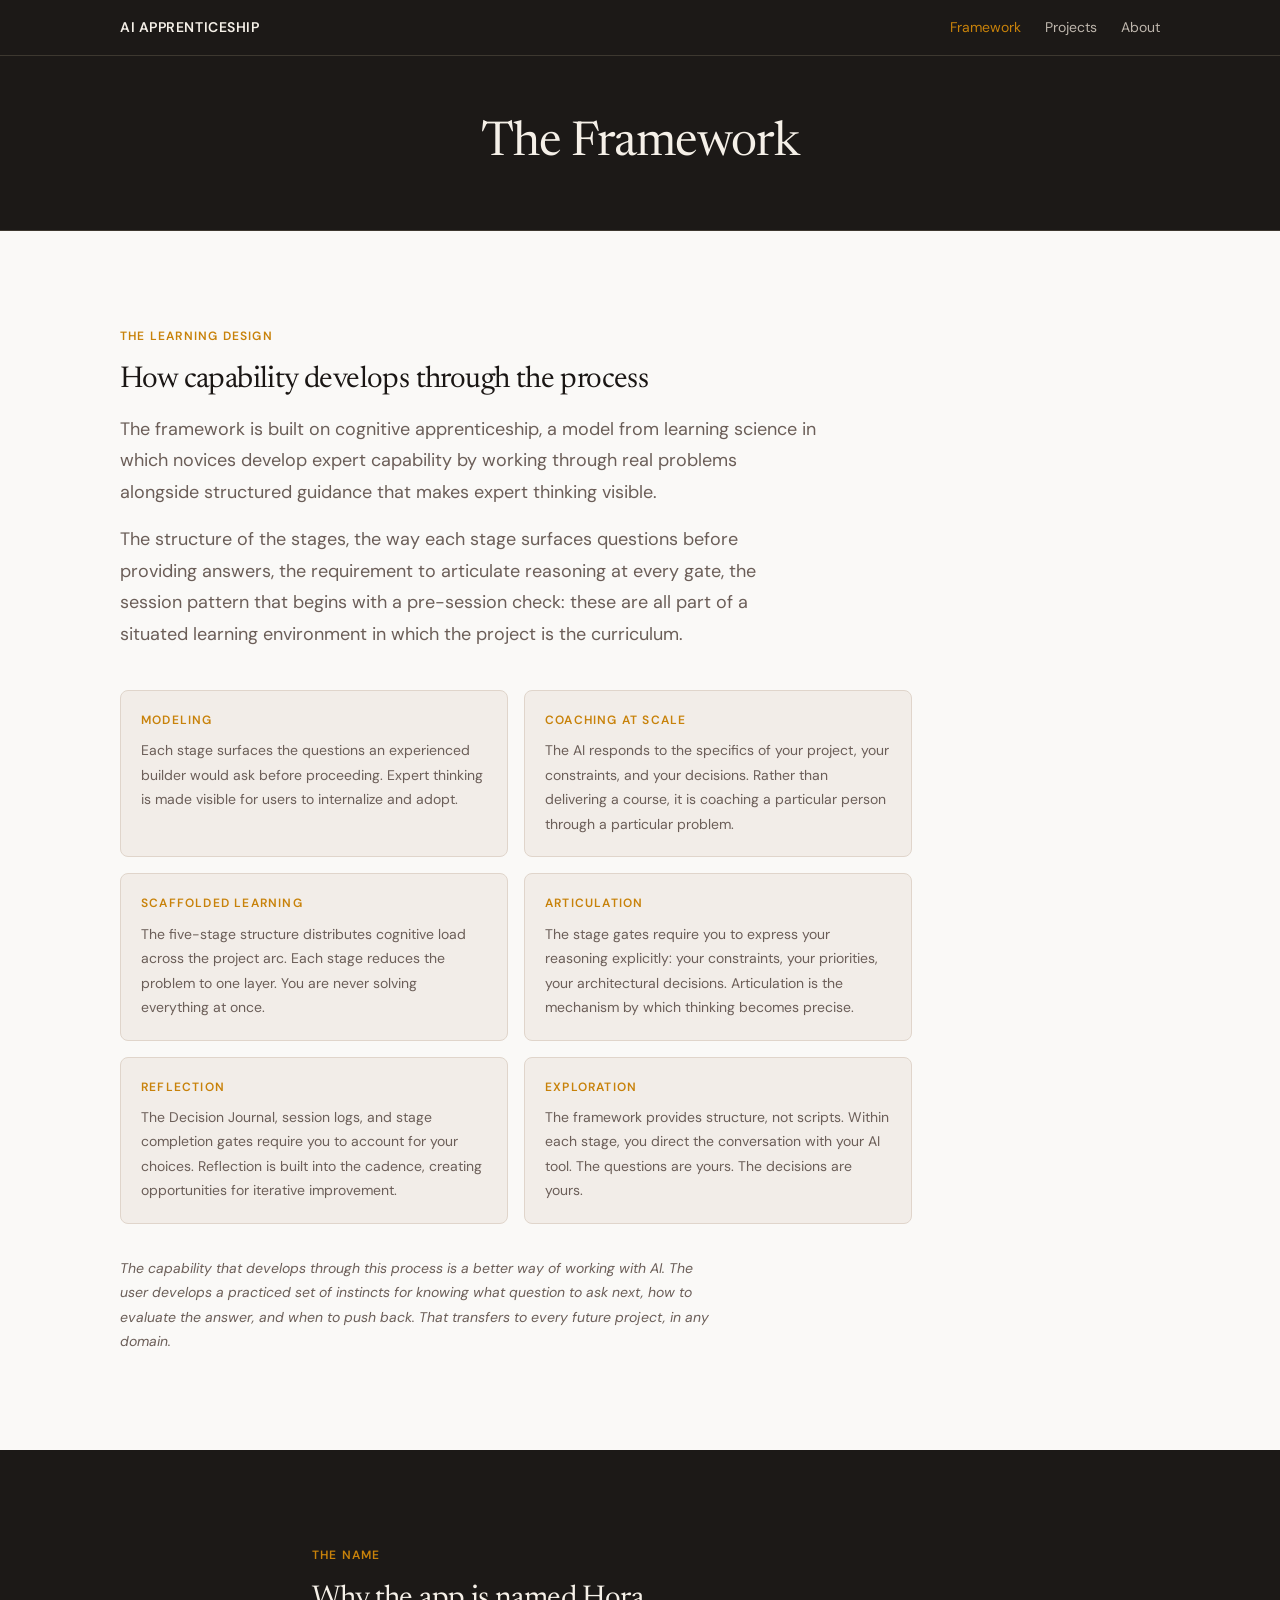
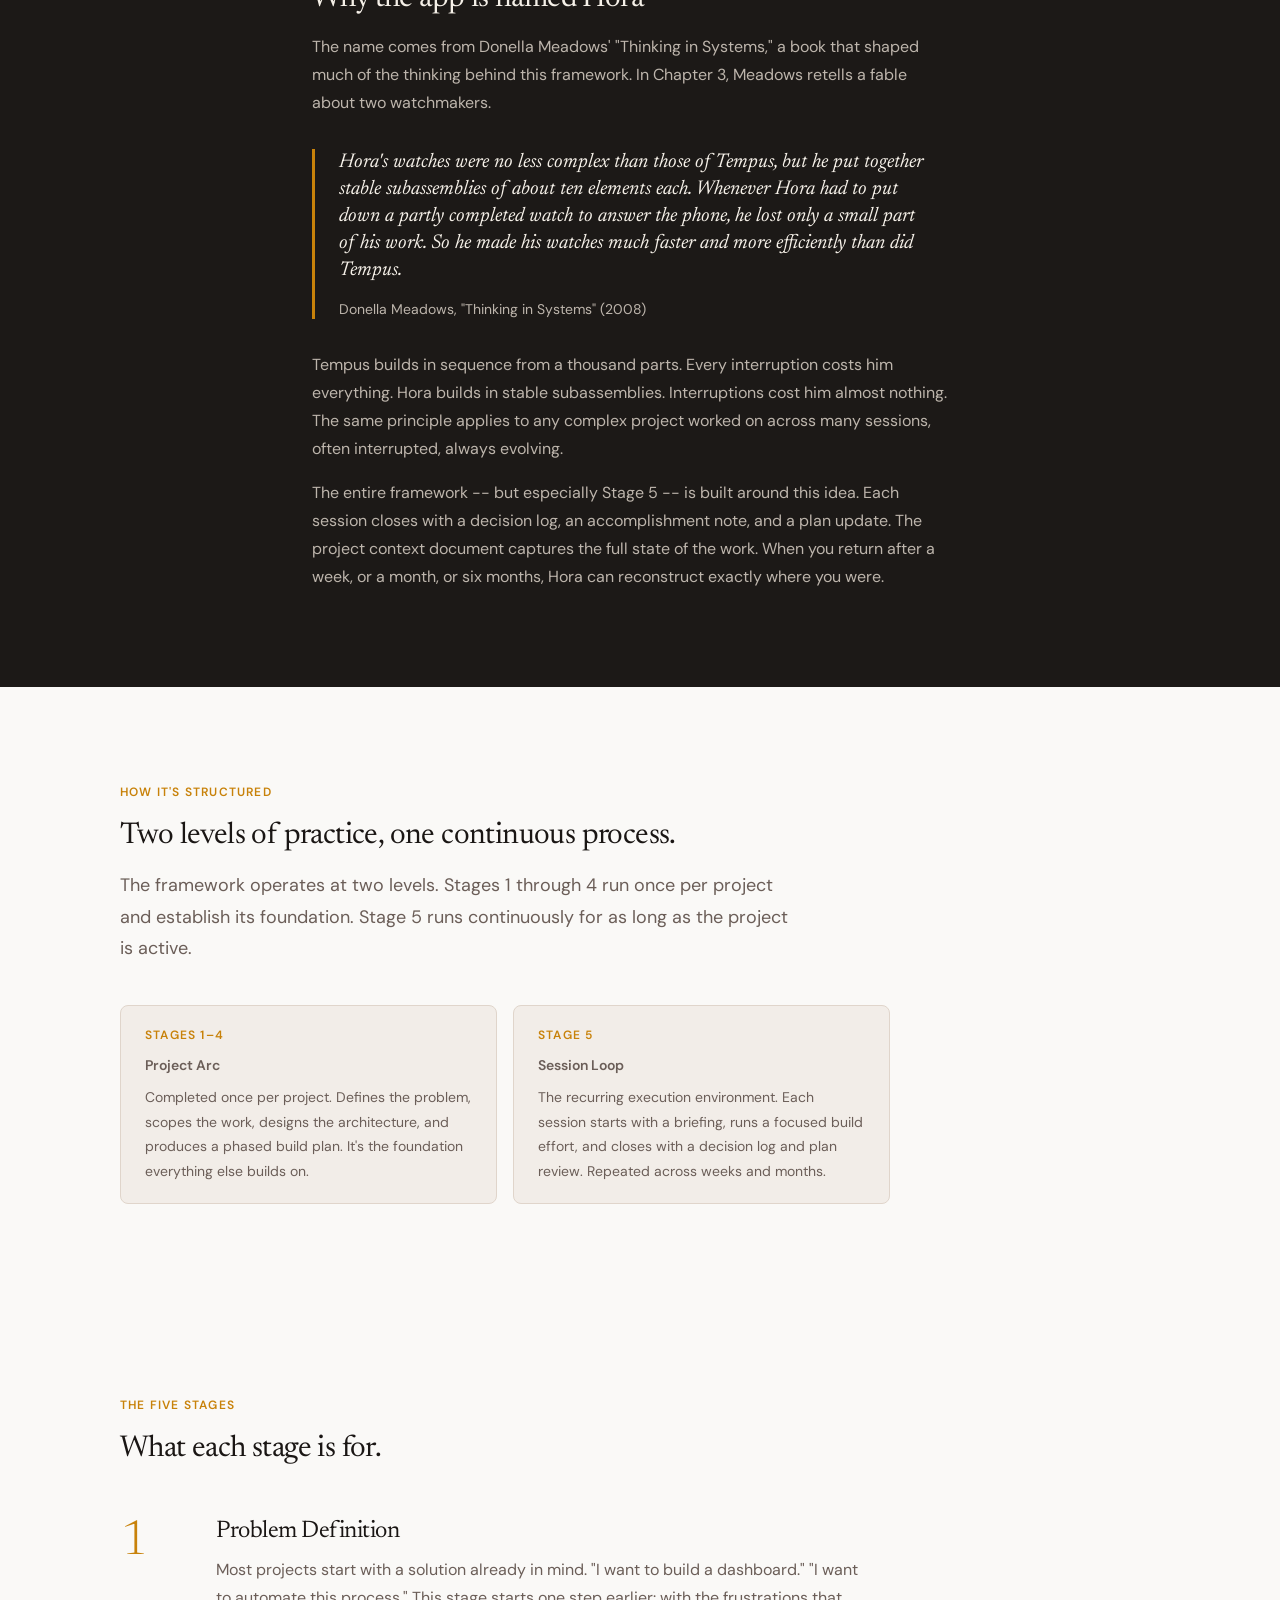
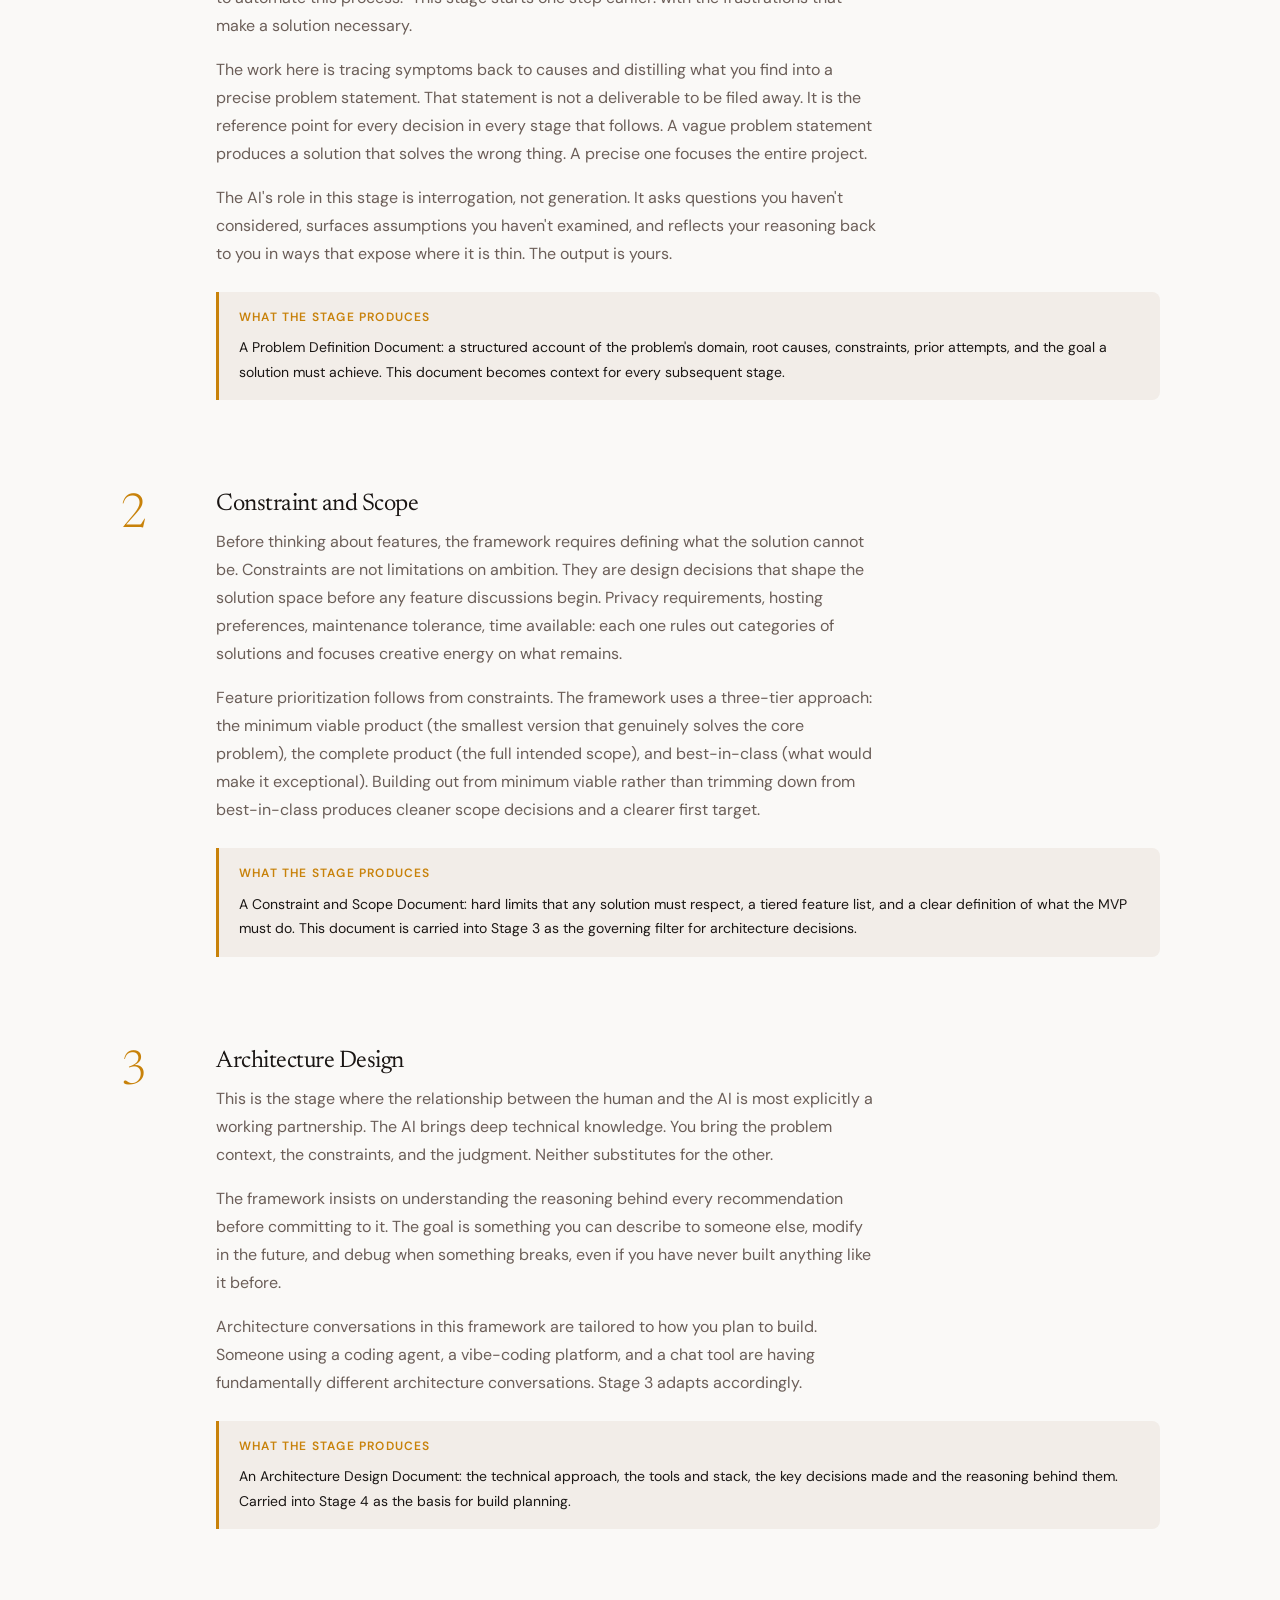
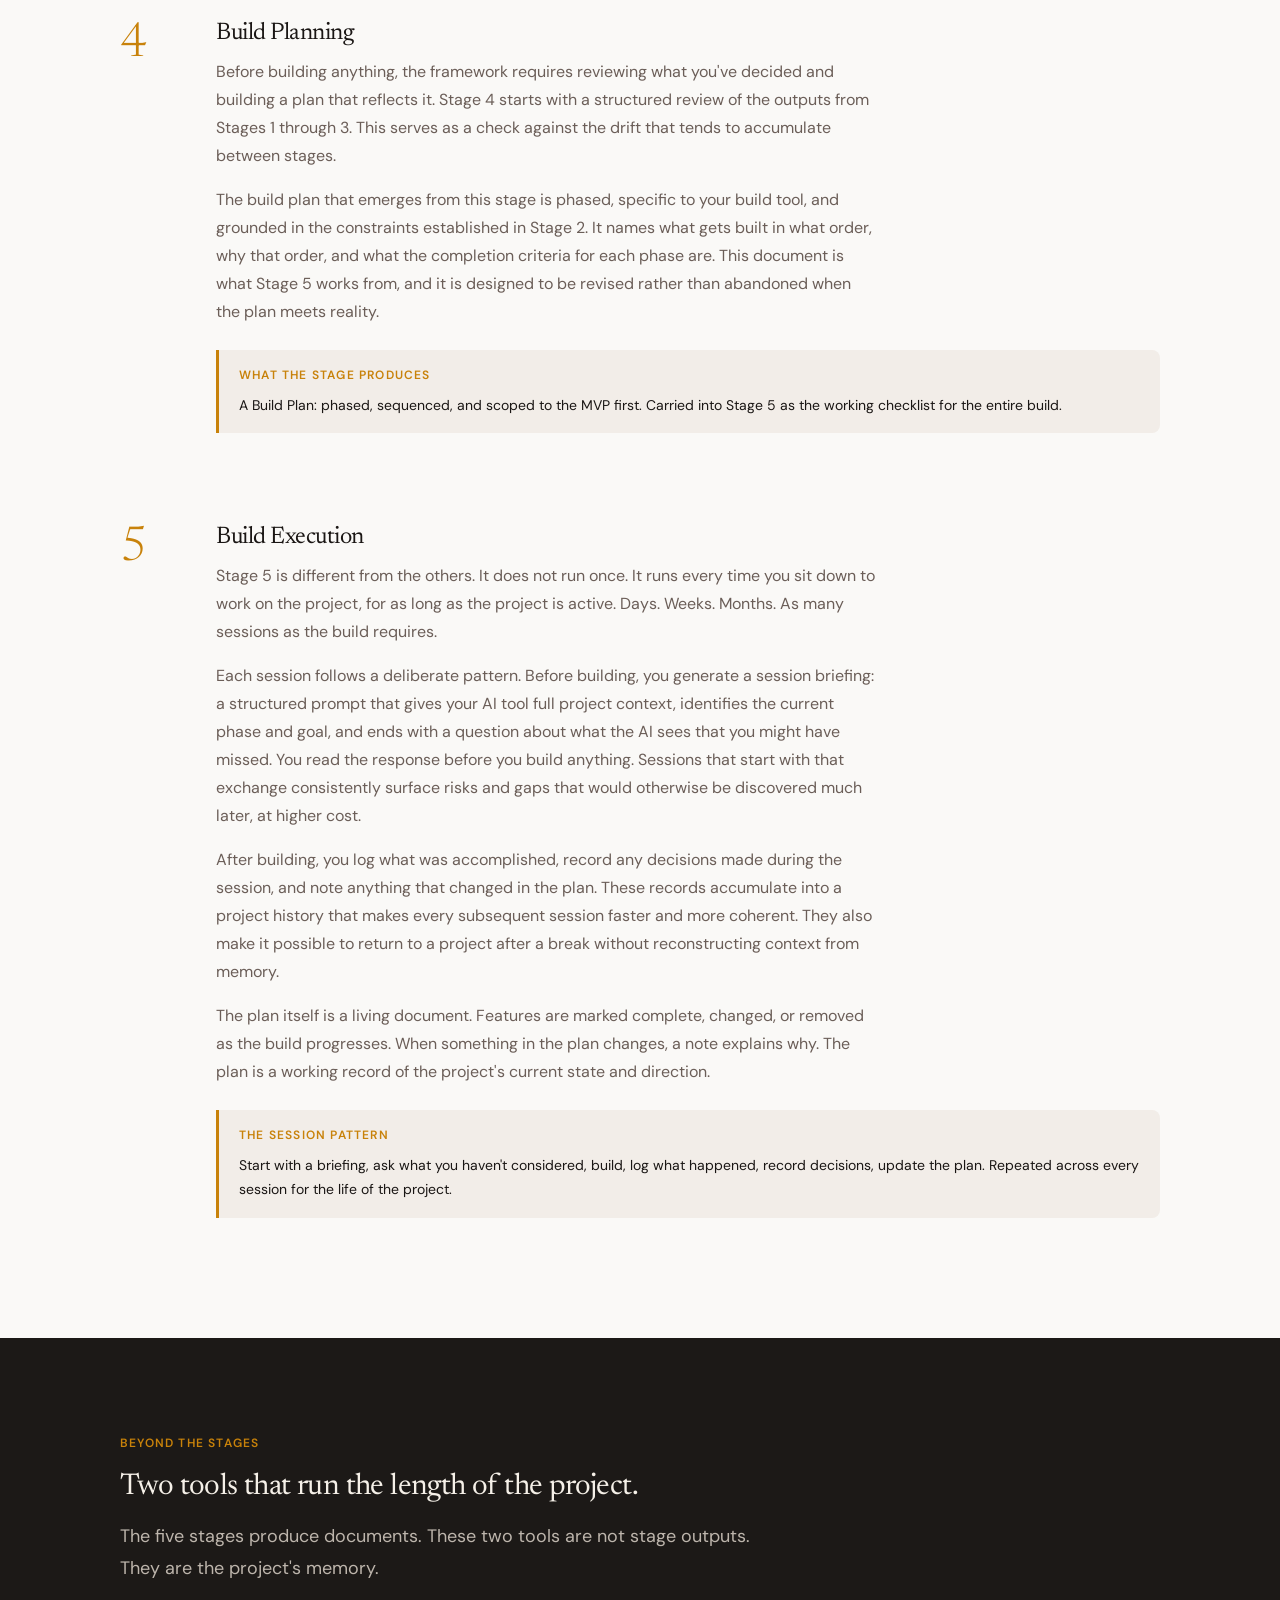
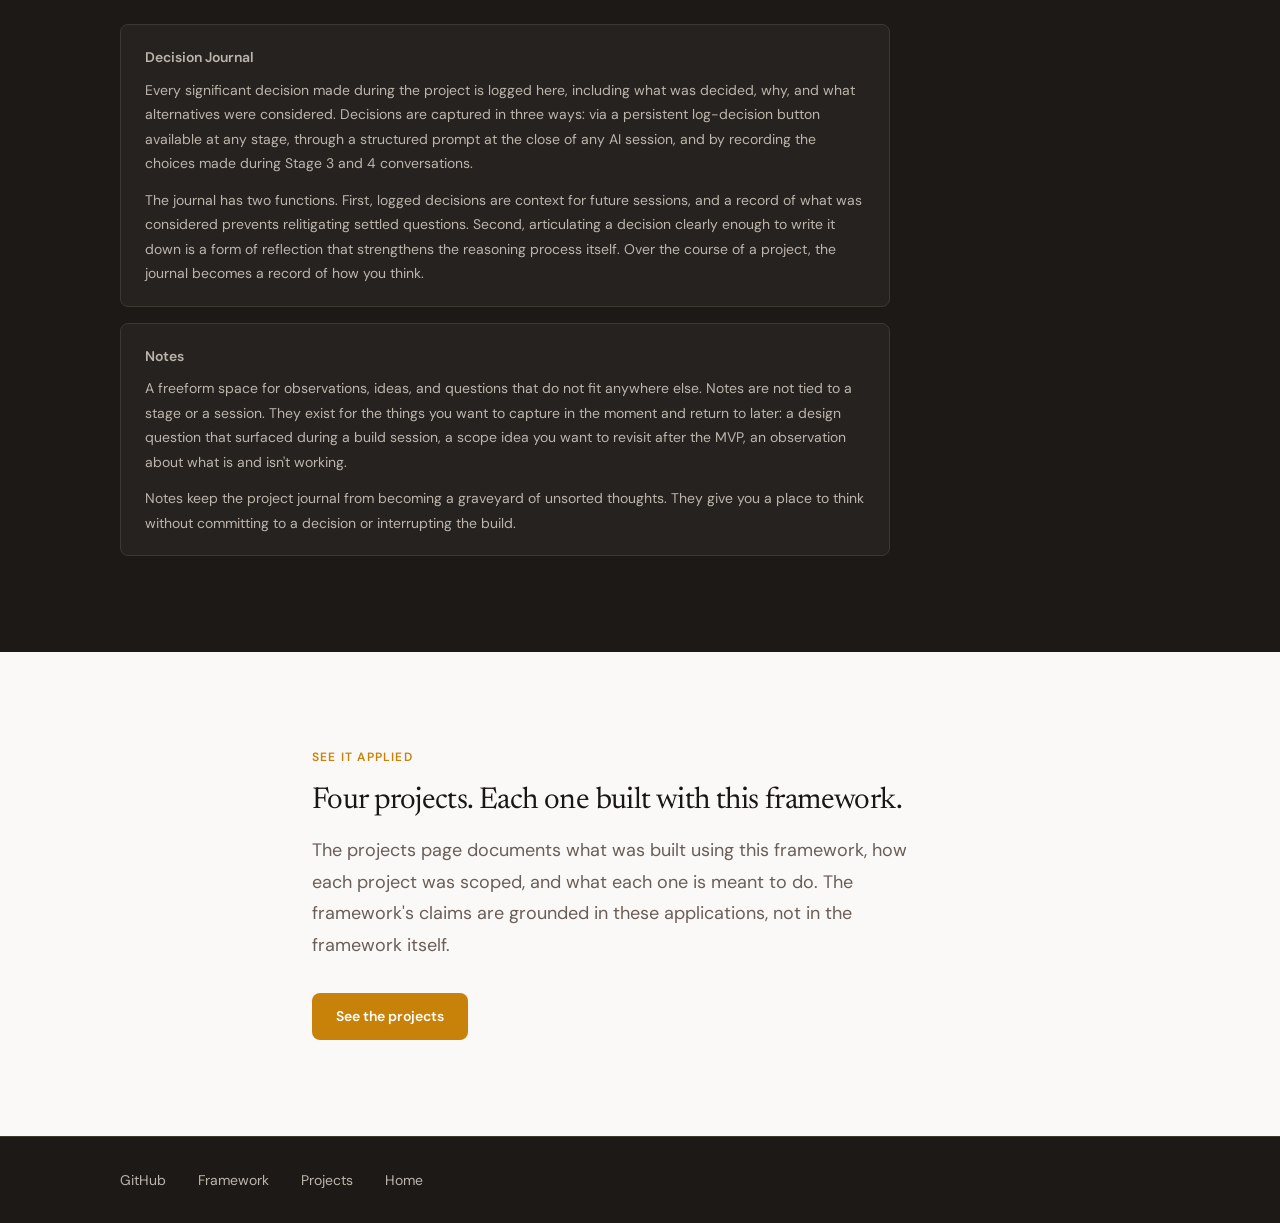
<file: docs/methodology/index.html>
<!DOCTYPE html>
<html lang="en">
<head>
  <meta charset="UTF-8">
  <meta name="viewport" content="width=device-width, initial-scale=1.0">
  <title>The Framework — AI Apprenticeship</title>
  <meta name="description" content="Five stages for building real things with AI. The reasoning behind each one, how the stages connect, and the learning design underneath.">
  <link rel="stylesheet" href="../shared/style.css">
  <style>

    /* ============================================================
       Framework stages — full detail layout
    ============================================================ */

    .framework-stages {
      display: flex;
      flex-direction: column;
      gap: var(--space-16);
      margin-top: var(--space-12);
    }

    .framework-stage {
      display: grid;
      grid-template-columns: 4rem 1fr;
      gap: var(--space-8);
    }

    .framework-stage__number {
      font-family: var(--font-serif);
      font-size: var(--text-5xl);
      font-weight: 300;
      color: var(--accent);
      line-height: 1;
      padding-top: var(--space-1);
    }

    .framework-stage__name {
      font-family: var(--font-serif);
      font-size: var(--text-2xl);
      font-weight: 400;
      color: var(--light-text);
      margin-bottom: var(--space-2);
      line-height: var(--leading-snug);
    }

    .framework-stage__body p {
      font-size: var(--text-base);
      line-height: var(--leading-relaxed);
      color: var(--light-text-muted);
      max-width: 60ch;
    }

    .framework-stage__body p + p {
      margin-top: var(--space-4);
    }

    .key-principle {
      margin-top: var(--space-6);
      margin-bottom: var(--space-6);
      padding: var(--space-4) var(--space-5);
      background-color: var(--light-surface);
      border-left: 3px solid var(--accent);
      border-radius: 0 var(--radius-md) var(--radius-md) 0;
    }

    .key-principle__label {
      font-size: var(--text-xs);
      font-weight: 600;
      letter-spacing: var(--tracking-widest);
      text-transform: uppercase;
      color: var(--accent);
      display: block;
      margin-bottom: var(--space-2);
    }

    .key-principle p {
      font-size: var(--text-sm) !important;
      color: var(--light-text) !important;
      line-height: var(--leading-relaxed);
      max-width: none !important;
    }

    /* ============================================================
       Two-level diagram / callout
    ============================================================ */

    .two-level-callout {
      margin-top: var(--space-10);
      display: grid;
      grid-template-columns: 1fr 1fr;
      gap: var(--space-4);
      max-width: 70ch;
    }

    .two-level-card {
      padding: var(--space-5) var(--space-6);
      border: 1px solid var(--light-border);
      border-radius: var(--radius-md);
      background-color: var(--light-surface);
    }

    .two-level-card__label {
      font-size: var(--text-xs);
      font-weight: 600;
      letter-spacing: var(--tracking-widest);
      text-transform: uppercase;
      color: var(--accent);
      display: block;
      margin-bottom: var(--space-2);
    }

    .two-level-card__heading {
      font-size: var(--text-base);
      font-weight: 600;
      color: var(--light-text);
      margin-bottom: var(--space-2);
    }

    .two-level-card p {
      font-size: var(--text-sm);
      color: var(--light-text-muted);
      line-height: var(--leading-relaxed);
    }

    @media (max-width: 600px) {
      .two-level-callout {
        grid-template-columns: 1fr;
      }
    }

    /* ============================================================
       Learning design section
    ============================================================ */

    .learning-design-grid {
      margin-top: var(--space-10);
      display: grid;
      grid-template-columns: repeat(2, 1fr);
      gap: var(--space-4);
      max-width: 72ch;
    }

    .learning-design-item {
      padding: var(--space-5);
      background-color: var(--light-surface);
      border: 1px solid var(--light-border);
      border-radius: var(--radius-md);
    }

    .learning-design-item__label {
      font-size: var(--text-xs);
      font-weight: 600;
      letter-spacing: var(--tracking-widest);
      text-transform: uppercase;
      color: var(--accent);
      display: block;
      margin-bottom: var(--space-2);
    }

    .learning-design-item p {
      font-size: var(--text-sm);
      color: var(--light-text-muted);
      line-height: var(--leading-relaxed);
    }

    @media (max-width: 600px) {
      .learning-design-grid {
        grid-template-columns: 1fr;
      }
    }

    /* ============================================================
       Persistent tools section
    ============================================================ */

    .persistent-tools {
      margin-top: var(--space-10);
      display: flex;
      flex-direction: column;
      gap: var(--space-4);
      max-width: 70ch;
    }

    .persistent-tool-item {
      padding: var(--space-5) var(--space-6);
      background-color: var(--dark-surface);
      border: 1px solid var(--dark-border);
      border-radius: var(--radius-md);
    }

    .persistent-tool-item__name {
      font-size: var(--text-base);
      font-weight: 600;
      color: var(--dark-text);
      margin-bottom: var(--space-2);
    }

    .persistent-tool-item p {
      font-size: var(--text-sm);
      color: var(--dark-text-muted);
      line-height: var(--leading-relaxed);
    }

    /* ============================================================
       Responsive
    ============================================================ */

    @media (max-width: 640px) {
      .framework-stage {
        grid-template-columns: 2.5rem 1fr;
        gap: var(--space-4);
      }
      .framework-stage__number {
        font-size: var(--text-4xl);
      }
    }

  </style>
</head>
<body>

  <div id="site-header"></div>

  <div class="page-header">
    <h1 style="text-align: center;">The Framework</h1>
      </div>

  <main>

    <!-- ============================================================
         LEARNING DESIGN
    ============================================================ -->
    <section class="section-light" id="learning-design" aria-labelledby="learning-design-heading">
      <div class="section-inner section-inner--wide">

        <span class="section-label">The Learning Design</span>
        <h2 id="learning-design-heading">How capability develops through the process</h2>
        <p style="color: var(--light-text-muted); font-size: var(--text-lg); line-height: var(--leading-relaxed); max-width: 58ch; margin-top: var(--space-4);">The framework is built on cognitive apprenticeship, a model from learning science in which novices develop expert capability by working through real problems alongside structured guidance that makes expert thinking visible.</p>

        <p style="color: var(--light-text-muted); font-size: var(--text-lg); line-height: var(--leading-relaxed); max-width: 58ch; margin-top: var(--space-4);">The structure of the stages, the way each stage surfaces questions before providing answers, the requirement to articulate reasoning at every gate, the session pattern that begins with a pre-session check: these are all part of a situated learning environment in which the project is the curriculum.</p>

        <div class="learning-design-grid" style="margin-top: var(--space-10);">

          <div class="learning-design-item">
            <span class="learning-design-item__label">Modeling</span>
            <p>Each stage surfaces the questions an experienced builder would ask before proceeding. Expert thinking is made visible for users to internalize and adopt.</p>
          </div>

          <div class="learning-design-item">
            <span class="learning-design-item__label">Coaching at Scale</span>
            <p>The AI responds to the specifics of your project, your constraints, and your decisions. Rather than delivering a course, it is coaching a particular person through a particular problem.</p>
          </div>

          <div class="learning-design-item">
            <span class="learning-design-item__label">Scaffolded Learning</span>
            <p>The five-stage structure distributes cognitive load across the project arc. Each stage reduces the problem to one layer. You are never solving everything at once.</p>
          </div>

          <div class="learning-design-item">
            <span class="learning-design-item__label">Articulation</span>
            <p>The stage gates require you to express your reasoning explicitly: your constraints, your priorities, your architectural decisions. Articulation is the mechanism by which thinking becomes precise.</p>
          </div>

          <div class="learning-design-item">
            <span class="learning-design-item__label">Reflection</span>
            <p>The Decision Journal, session logs, and stage completion gates require you to account for your choices. Reflection is built into the cadence, creating opportunities for iterative improvement.</p>
          </div>

          <div class="learning-design-item">
            <span class="learning-design-item__label">Exploration</span>
            <p>The framework provides structure, not scripts. Within each stage, you direct the conversation with your AI tool. The questions are yours. The decisions are yours.</p>
          </div>

        </div>

        <p style="color: var(--light-text-muted); font-size: var(--text-sm); line-height: var(--leading-relaxed); max-width: 60ch; margin-top: var(--space-8); font-style: italic;">The capability that develops through this process is a better way of working with AI. The user develops a practiced set of instincts for knowing what question to ask next, how to evaluate the answer, and when to push back. That transfers to every future project, in any domain.</p>

      </div>
    </section>


    <!-- ============================================================
         HORA / TEMPUS CALLOUT
    ============================================================ -->
    <section class="section-dark" id="hora-name" aria-label="Why the App Is Named Hora">
      <div class="section-inner">

        <span class="section-label">The Name</span>
        <h2 style="color: var(--dark-text, #F5F0E8); max-width: 24ch;">Why the app is named Hora</h2>
        <p style="color: var(--dark-text-muted, #BDB5AC); font-size: var(--text-base); line-height: var(--leading-relaxed); max-width: 58ch; margin-top: var(--space-4);">The name comes from Donella Meadows' "Thinking in Systems," a book that shaped much of the thinking behind this framework. In Chapter 3, Meadows retells a fable about two watchmakers.</p>

        <blockquote style="margin-top: var(--space-8); margin-bottom: var(--space-8); max-width: 56ch; font-size: var(--text-xl);">
          Hora's watches were no less complex than those of Tempus, but he put together stable subassemblies of about ten elements each. Whenever Hora had to put down a partly completed watch to answer the phone, he lost only a small part of his work. So he made his watches much faster and more efficiently than did Tempus.
          <cite style="display: block; margin-top: var(--space-4); font-family: var(--font-sans); font-style: normal; font-size: var(--text-sm); color: var(--dark-text-muted, #BDB5AC);">Donella Meadows, "Thinking in Systems" (2008)</cite>
        </blockquote>

        <p style="color: var(--dark-text-muted, #BDB5AC); font-size: var(--text-base); line-height: var(--leading-relaxed); max-width: 58ch;">Tempus builds in sequence from a thousand parts. Every interruption costs him everything. Hora builds in stable subassemblies. Interruptions cost him almost nothing. The same principle applies to any complex project worked on across many sessions, often interrupted, always evolving.</p>
        <p style="color: var(--dark-text-muted, #BDB5AC); font-size: var(--text-base); line-height: var(--leading-relaxed); max-width: 58ch; margin-top: var(--space-4);">The entire framework -- but especially Stage 5 --  is built around this idea. Each session closes with a decision log, an accomplishment note, and a plan update. The project context document captures the full state of the work. When you return after a week, or a month, or six months, Hora can reconstruct exactly where you were.</p>

      </div>
    </section>


    <!-- ============================================================
         THE TWO LEVELS
    ============================================================ -->
    <section class="section-light" id="two-levels" aria-labelledby="two-levels-heading">
      <div class="section-inner section-inner--wide">

        <span class="section-label">How It's Structured</span>
        <h2 id="two-levels-heading">Two levels of practice, one continuous process.</h2>
        <p style="color: var(--light-text-muted); font-size: var(--text-lg); line-height: var(--leading-relaxed); max-width: 56ch; margin-top: var(--space-4);">The framework operates at two levels. Stages 1 through 4 run once per project and establish its foundation. Stage 5 runs continuously for as long as the project is active.</p>

        <div class="two-level-callout">
          <div class="two-level-card">
            <span class="two-level-card__label">Stages 1–4</span>
            <p class="two-level-card__heading">Project Arc</p>
            <p>Completed once per project. Defines the problem, scopes the work, designs the architecture, and produces a phased build plan. It's the foundation everything else builds on.</p>
          </div>
          <div class="two-level-card">
            <span class="two-level-card__label">Stage 5</span>
            <p class="two-level-card__heading">Session Loop</p>
            <p>The recurring execution environment. Each session starts with a briefing, runs a focused build effort, and closes with a decision log and plan review. Repeated across weeks and months.</p>
          </div>
        </div>

      </div>
    </section>


    <!-- ============================================================
         THE FIVE STAGES
    ============================================================ -->
    <section class="section-light" id="five-stages" aria-labelledby="stages-heading">
      <div class="section-inner section-inner--wide">

        <span class="section-label">The Five Stages</span>
        <h2 id="stages-heading">What each stage is for.</h2>

        <div class="framework-stages">

          <!-- Stage 1 -->
          <div class="framework-stage" id="stage-1">
            <div class="framework-stage__number" aria-hidden="true">1</div>
            <div class="framework-stage__body">
              <h3 class="framework-stage__name">Problem Definition</h3>
              <p>Most projects start with a solution already in mind. "I want to build a dashboard." "I want to automate this process." This stage starts one step earlier: with the frustrations that make a solution necessary.</p>
              <p>The work here is tracing symptoms back to causes and distilling what you find into a precise problem statement. That statement is not a deliverable to be filed away. It is the reference point for every decision in every stage that follows. A vague problem statement produces a solution that solves the wrong thing. A precise one focuses the entire project.</p>
              <p>The AI's role in this stage is interrogation, not generation. It asks questions you haven't considered, surfaces assumptions you haven't examined, and reflects your reasoning back to you in ways that expose where it is thin. The output is yours.</p>
              <div class="key-principle">
                <span class="key-principle__label">What the stage produces</span>
                <p>A Problem Definition Document: a structured account of the problem's domain, root causes, constraints, prior attempts, and the goal a solution must achieve. This document becomes context for every subsequent stage.</p>
              </div>
            </div>
          </div>

          <!-- Stage 2 -->
          <div class="framework-stage" id="stage-2">
            <div class="framework-stage__number" aria-hidden="true">2</div>
            <div class="framework-stage__body">
              <h3 class="framework-stage__name">Constraint and Scope</h3>
              <p>Before thinking about features, the framework requires defining what the solution cannot be. Constraints are not limitations on ambition. They are design decisions that shape the solution space before any feature discussions begin. Privacy requirements, hosting preferences, maintenance tolerance, time available: each one rules out categories of solutions and focuses creative energy on what remains.</p>
              <p>Feature prioritization follows from constraints. The framework uses a three-tier approach: the minimum viable product (the smallest version that genuinely solves the core problem), the complete product (the full intended scope), and best-in-class (what would make it exceptional). Building out from minimum viable rather than trimming down from best-in-class produces cleaner scope decisions and a clearer first target.</p>
              <div class="key-principle">
                <span class="key-principle__label">What the stage produces</span>
                <p>A Constraint and Scope Document: hard limits that any solution must respect, a tiered feature list, and a clear definition of what the MVP must do. This document is carried into Stage 3 as the governing filter for architecture decisions.</p>
              </div>
            </div>
          </div>

          <!-- Stage 3 -->
          <div class="framework-stage" id="stage-3">
            <div class="framework-stage__number" aria-hidden="true">3</div>
            <div class="framework-stage__body">
              <h3 class="framework-stage__name">Architecture Design</h3>
              <p>This is the stage where the relationship between the human and the AI is most explicitly a working partnership. The AI brings deep technical knowledge. You bring the problem context, the constraints, and the judgment. Neither substitutes for the other.</p>
              <p>The framework insists on understanding the reasoning behind every recommendation before committing to it. The goal is something you can describe to someone else, modify in the future, and debug when something breaks, even if you have never built anything like it before.</p>
              <p>Architecture conversations in this framework are tailored to how you plan to build. Someone using a coding agent, a vibe-coding platform, and a chat tool are having fundamentally different architecture conversations. Stage 3 adapts accordingly.</p>
              <div class="key-principle">
                <span class="key-principle__label">What the stage produces</span>
                <p>An Architecture Design Document: the technical approach, the tools and stack, the key decisions made and the reasoning behind them. Carried into Stage 4 as the basis for build planning.</p>
              </div>
            </div>
          </div>

          <!-- Stage 4 -->
          <div class="framework-stage" id="stage-4">
            <div class="framework-stage__number" aria-hidden="true">4</div>
            <div class="framework-stage__body">
              <h3 class="framework-stage__name">Build Planning</h3>
              <p>Before building anything, the framework requires reviewing what you've decided and building a plan that reflects it. Stage 4 starts with a structured review of the outputs from Stages 1 through 3. This serves as a check against the drift that tends to accumulate between stages.</p>
              <p>The build plan that emerges from this stage is phased, specific to your build tool, and grounded in the constraints established in Stage 2. It names what gets built in what order, why that order, and what the completion criteria for each phase are. This document is what Stage 5 works from, and it is designed to be revised rather than abandoned when the plan meets reality.</p>
              <div class="key-principle">
                <span class="key-principle__label">What the stage produces</span>
                <p>A Build Plan: phased, sequenced, and scoped to the MVP first. Carried into Stage 5 as the working checklist for the entire build.</p>
              </div>
            </div>
          </div>

          <!-- Stage 5 -->
          <div class="framework-stage" id="stage-5">
            <div class="framework-stage__number" aria-hidden="true">5</div>
            <div class="framework-stage__body">
              <h3 class="framework-stage__name">Build Execution</h3>
              <p>Stage 5 is different from the others. It does not run once. It runs every time you sit down to work on the project, for as long as the project is active. Days. Weeks. Months. As many sessions as the build requires.</p>
              <p>Each session follows a deliberate pattern. Before building, you generate a session briefing: a structured prompt that gives your AI tool full project context, identifies the current phase and goal, and ends with a question about what the AI sees that you might have missed. You read the response before you build anything. Sessions that start with that exchange consistently surface risks and gaps that would otherwise be discovered much later, at higher cost.</p>
              <p>After building, you log what was accomplished, record any decisions made during the session, and note anything that changed in the plan. These records accumulate into a project history that makes every subsequent session faster and more coherent. They also make it possible to return to a project after a break without reconstructing context from memory.</p>
              <p>The plan itself is a living document. Features are marked complete, changed, or removed as the build progresses. When something in the plan changes, a note explains why. The plan is a working record of the project's current state and direction.</p>
              <div class="key-principle">
                <span class="key-principle__label">The session pattern</span>
                <p>Start with a briefing, ask what you haven't considered, build, log what happened, record decisions, update the plan. Repeated across every session for the life of the project.</p>
              </div>
            </div>
          </div>

        </div>

      </div>
    </section>


    <!-- ============================================================
         PERSISTENT TOOLS
    ============================================================ -->
    <section class="section-dark" id="persistent-tools" aria-labelledby="persistent-tools-heading">
      <div class="section-inner section-inner--wide">

        <span class="section-label">Beyond the Stages</span>
        <h2 id="persistent-tools-heading" style="color: var(--dark-text, #F5F0E8);">Two tools that run the length of the project.</h2>
        <p style="color: var(--dark-text-muted, #BDB5AC); font-size: var(--text-lg); line-height: var(--leading-relaxed); max-width: 56ch; margin-top: var(--space-4);">The five stages produce documents. These two tools are not stage outputs. They are the project's memory.</p>

        <div class="persistent-tools">

          <div class="persistent-tool-item">
            <p class="persistent-tool-item__name">Decision Journal</p>
            <p>Every significant decision made during the project is logged here, including what was decided, why, and what alternatives were considered. Decisions are captured in three ways: via a persistent log-decision button available at any stage, through a structured prompt at the close of any AI session, and by recording the choices made during Stage 3 and 4 conversations.</p>
            <p style="margin-top: var(--space-3);">The journal has two functions. First, logged decisions are context for future sessions, and a record of what was considered prevents relitigating settled questions. Second, articulating a decision clearly enough to write it down is a form of reflection that strengthens the reasoning process itself. Over the course of a project, the journal becomes a record of how you think.</p>
          </div>

          <div class="persistent-tool-item">
            <p class="persistent-tool-item__name">Notes</p>
            <p>A freeform space for observations, ideas, and questions that do not fit anywhere else. Notes are not tied to a stage or a session. They exist for the things you want to capture in the moment and return to later: a design question that surfaced during a build session, a scope idea you want to revisit after the MVP, an observation about what is and isn't working.</p>
            <p style="margin-top: var(--space-3);">Notes keep the project journal from becoming a graveyard of unsorted thoughts. They give you a place to think without committing to a decision or interrupting the build.</p>
          </div>

        </div>

      </div>
    </section>


    <!-- ============================================================
         SEE IT APPLIED
    ============================================================ -->
    <section class="section-light" id="see-it-applied" aria-labelledby="see-it-applied-heading">
      <div class="section-inner">

        <span class="section-label">See It Applied</span>
        <h2 id="see-it-applied-heading">Four projects. Each one built with this framework.</h2>
        <p style="color: var(--light-text-muted); font-size: var(--text-lg); line-height: var(--leading-relaxed); max-width: 52ch; margin-top: var(--space-4);">The projects page documents what was built using this framework, how each project was scoped, and what each one is meant to do. The framework's claims are grounded in these applications, not in the framework itself.</p>

        <a href="../projects/index.html" class="btn btn-primary" style="margin-top: var(--space-8); display: inline-block;">See the projects</a>

      </div>
    </section>

  </main>

  <div id="site-footer"></div>

  <script src="../shared/libs/marked.min.js"></script>
  <script src="../shared/shell.js"></script>
  <script>Shell.init('methodology');</script>

</body>
</html>
</file>
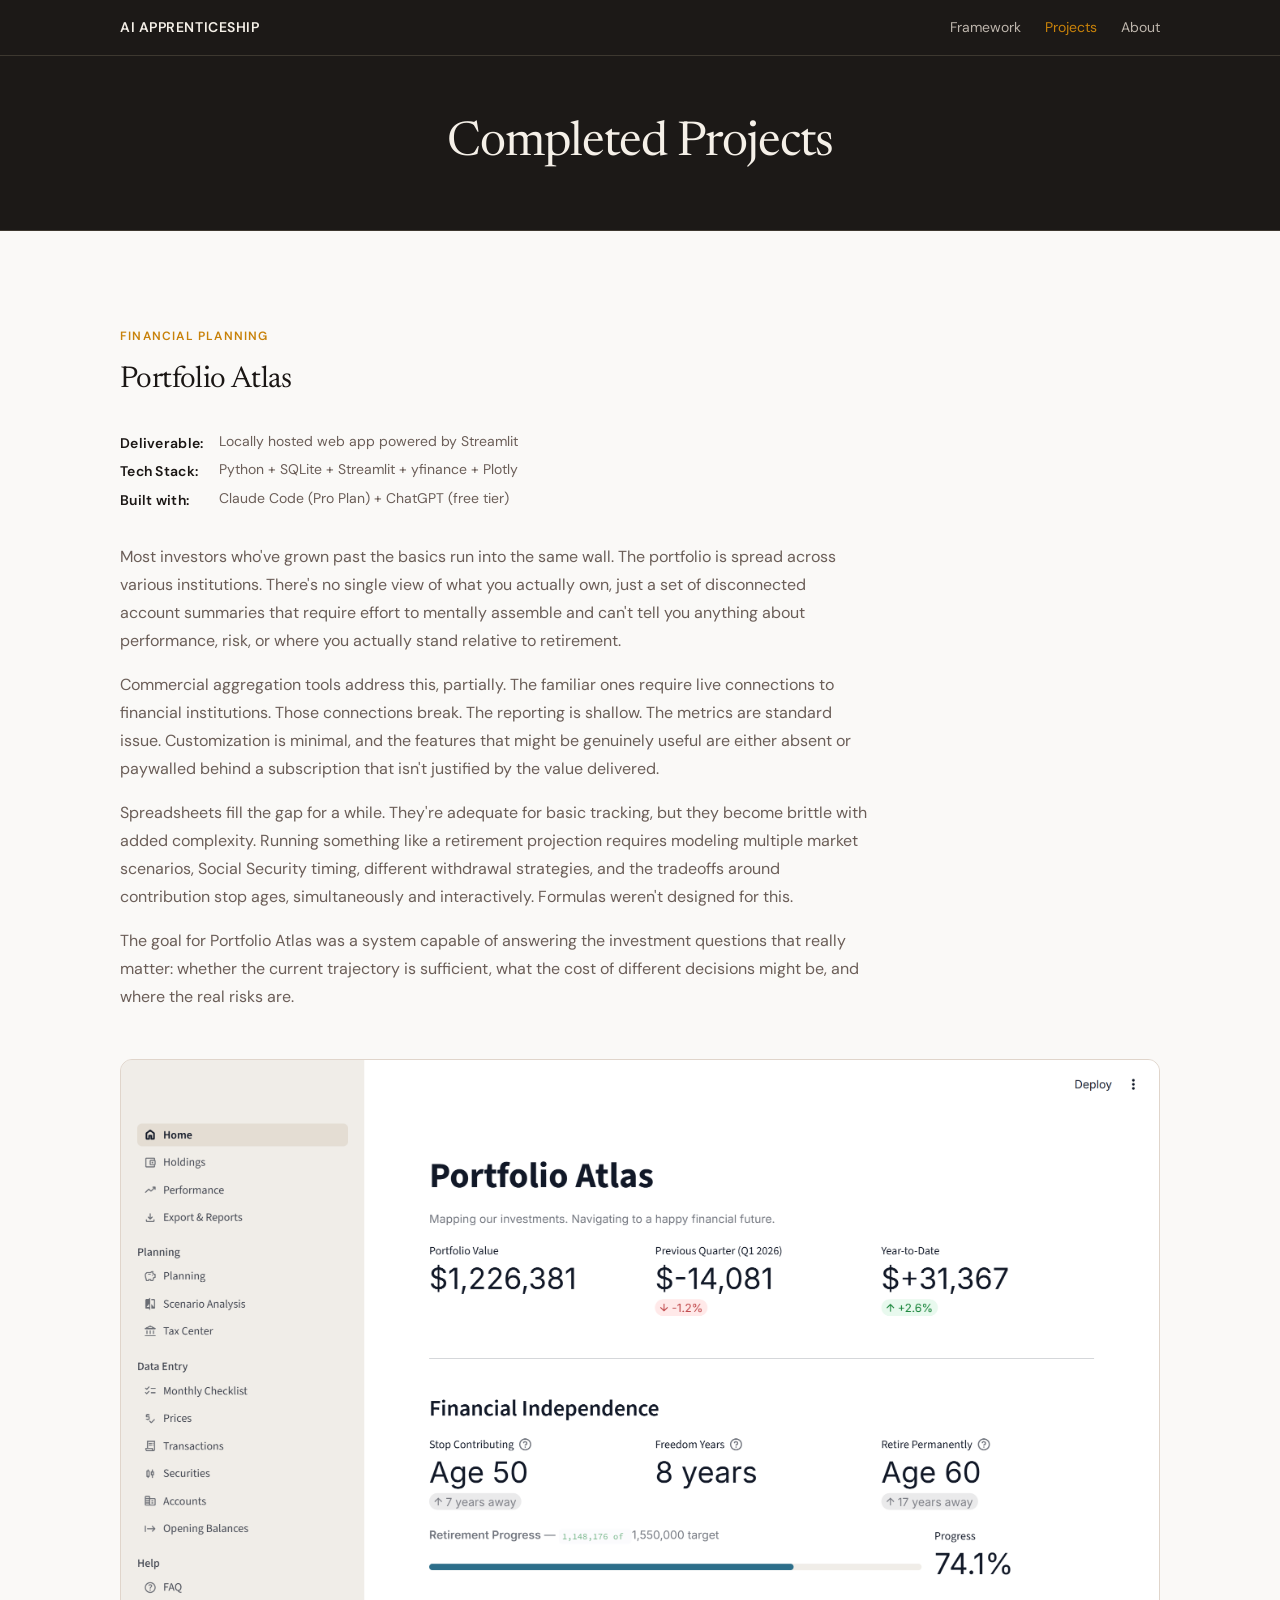
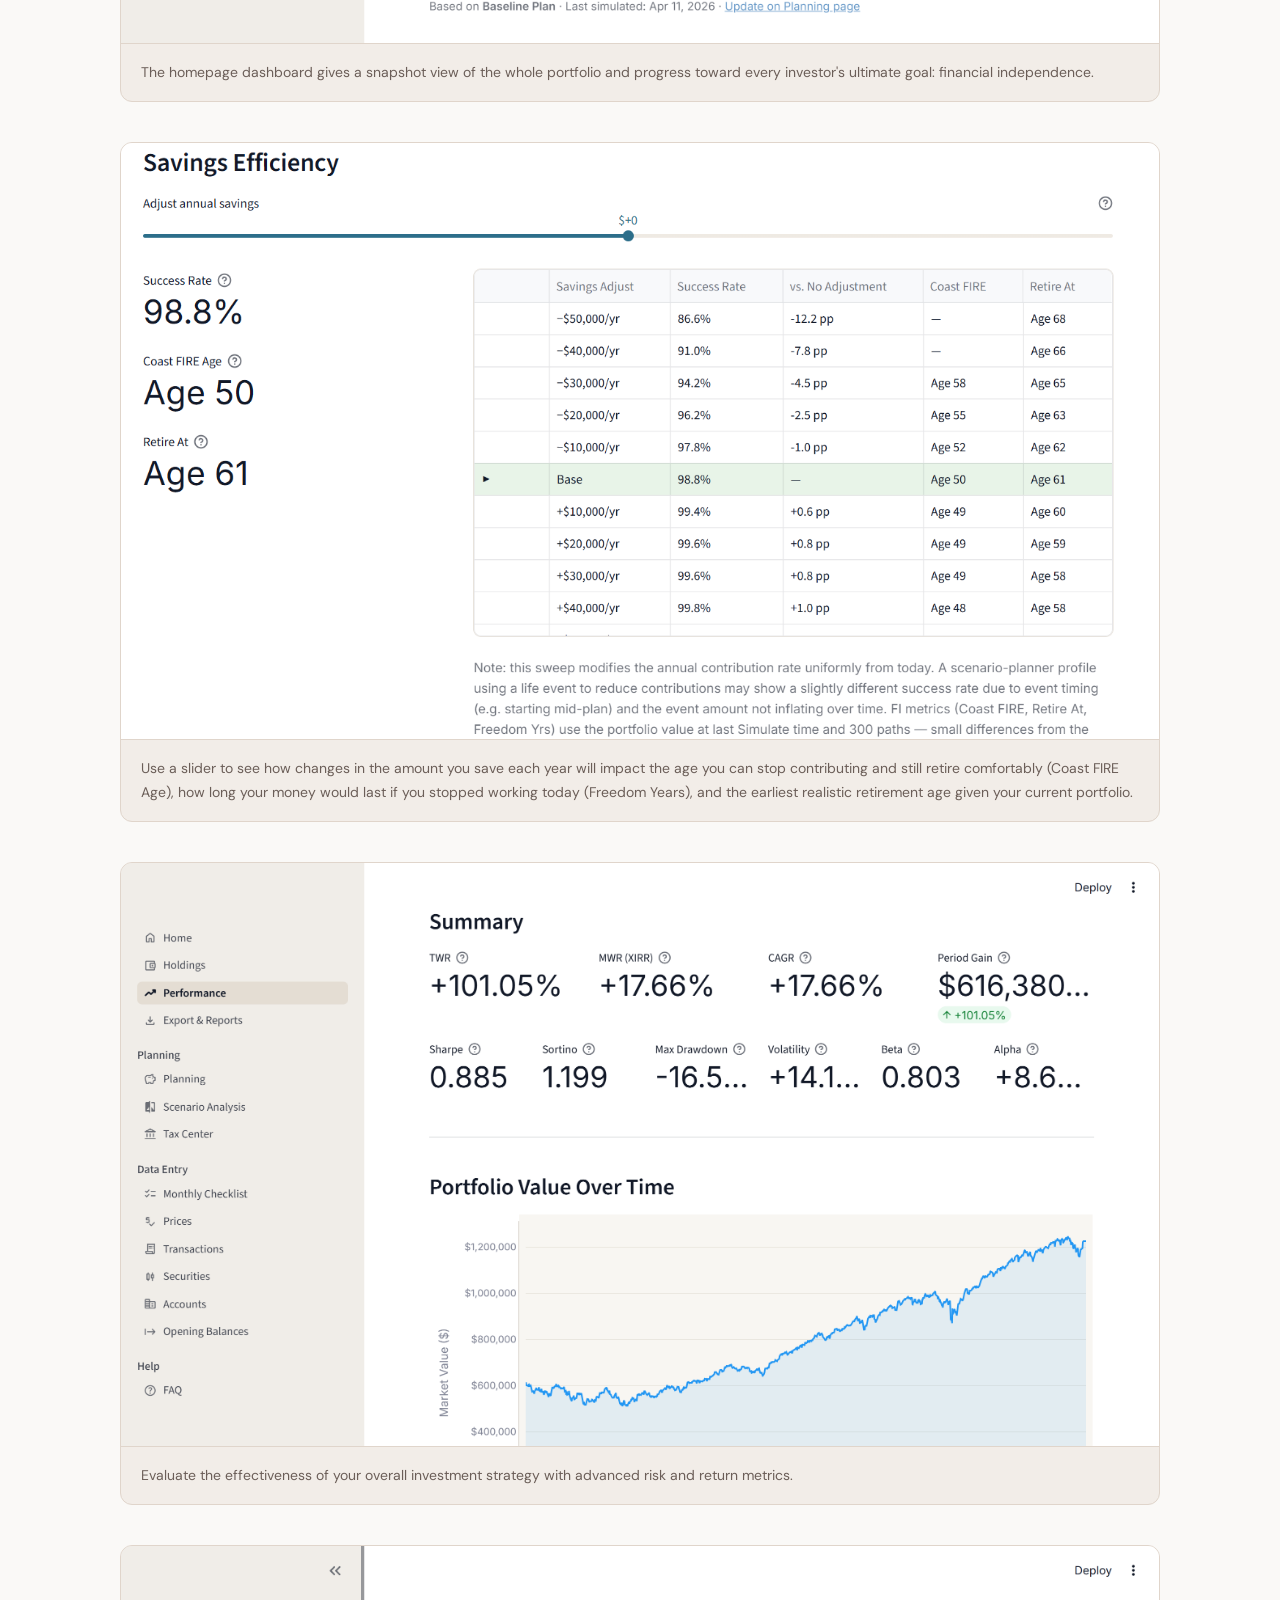
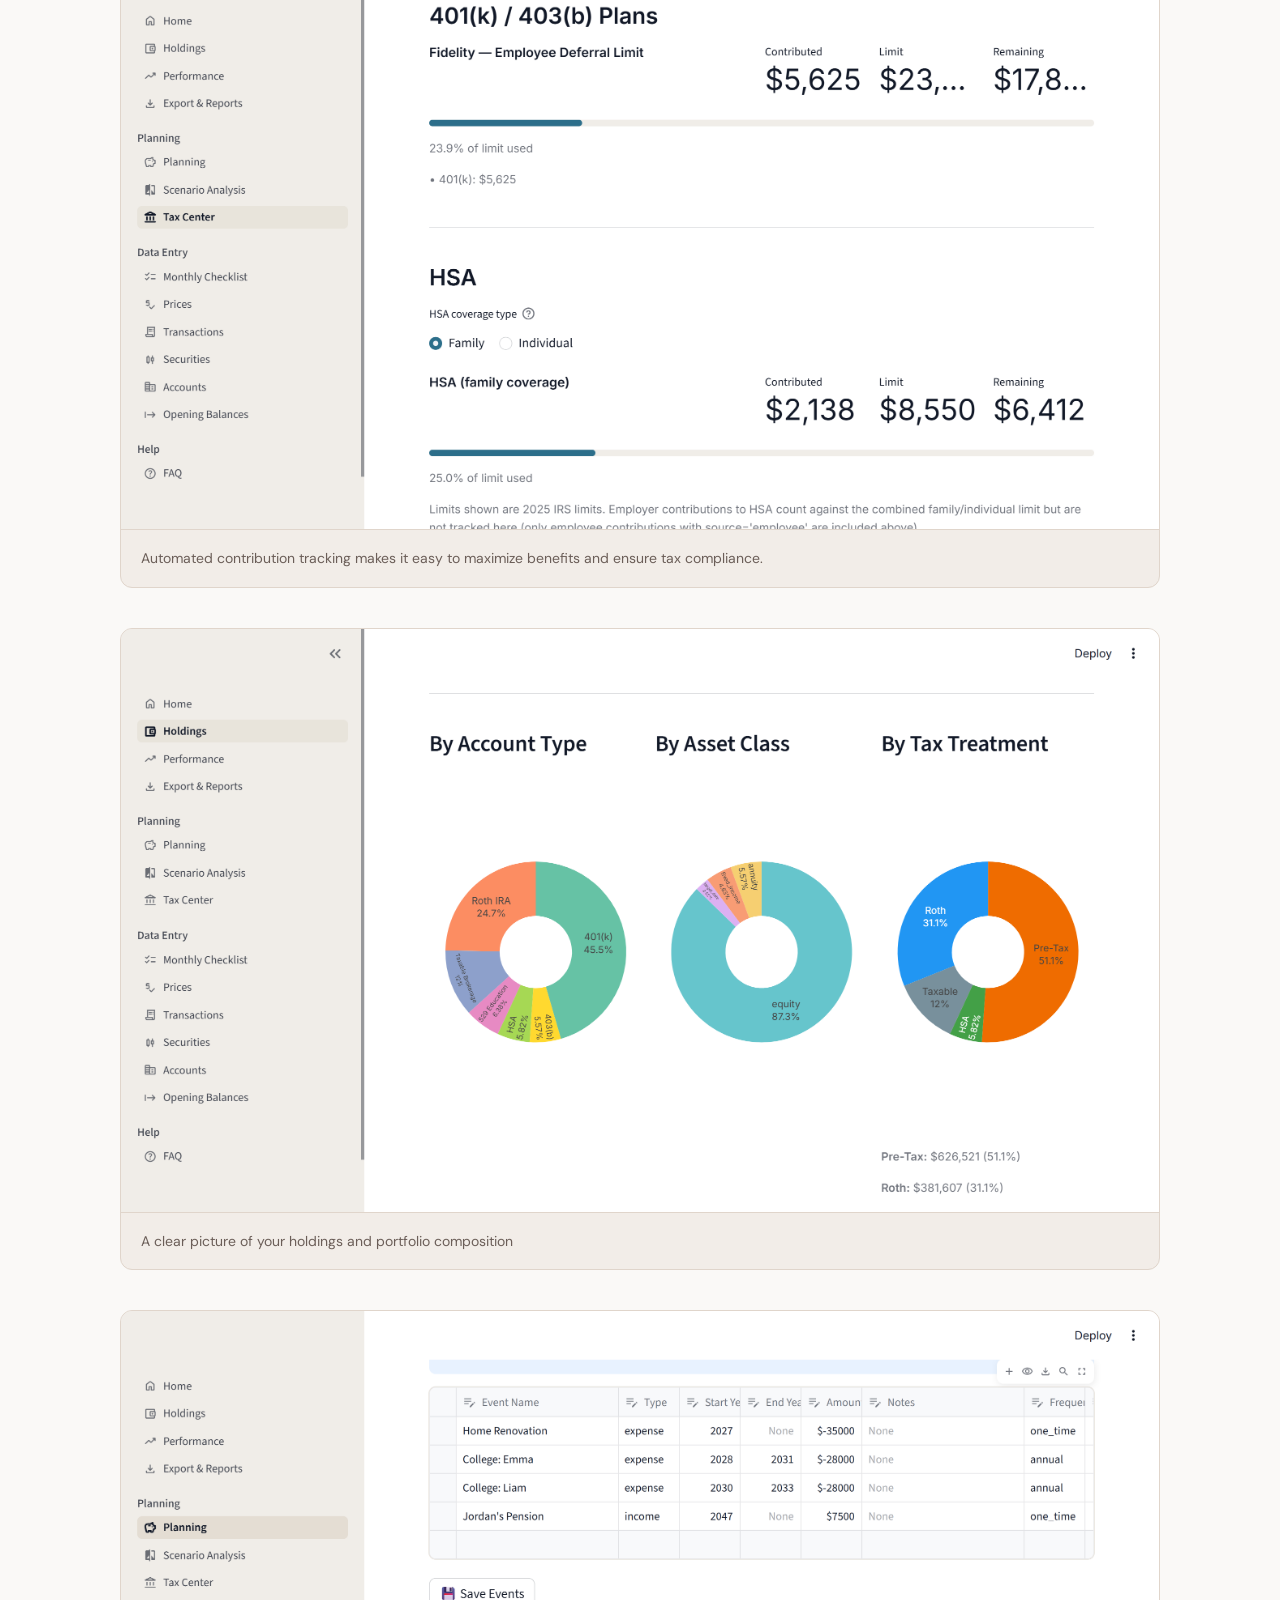
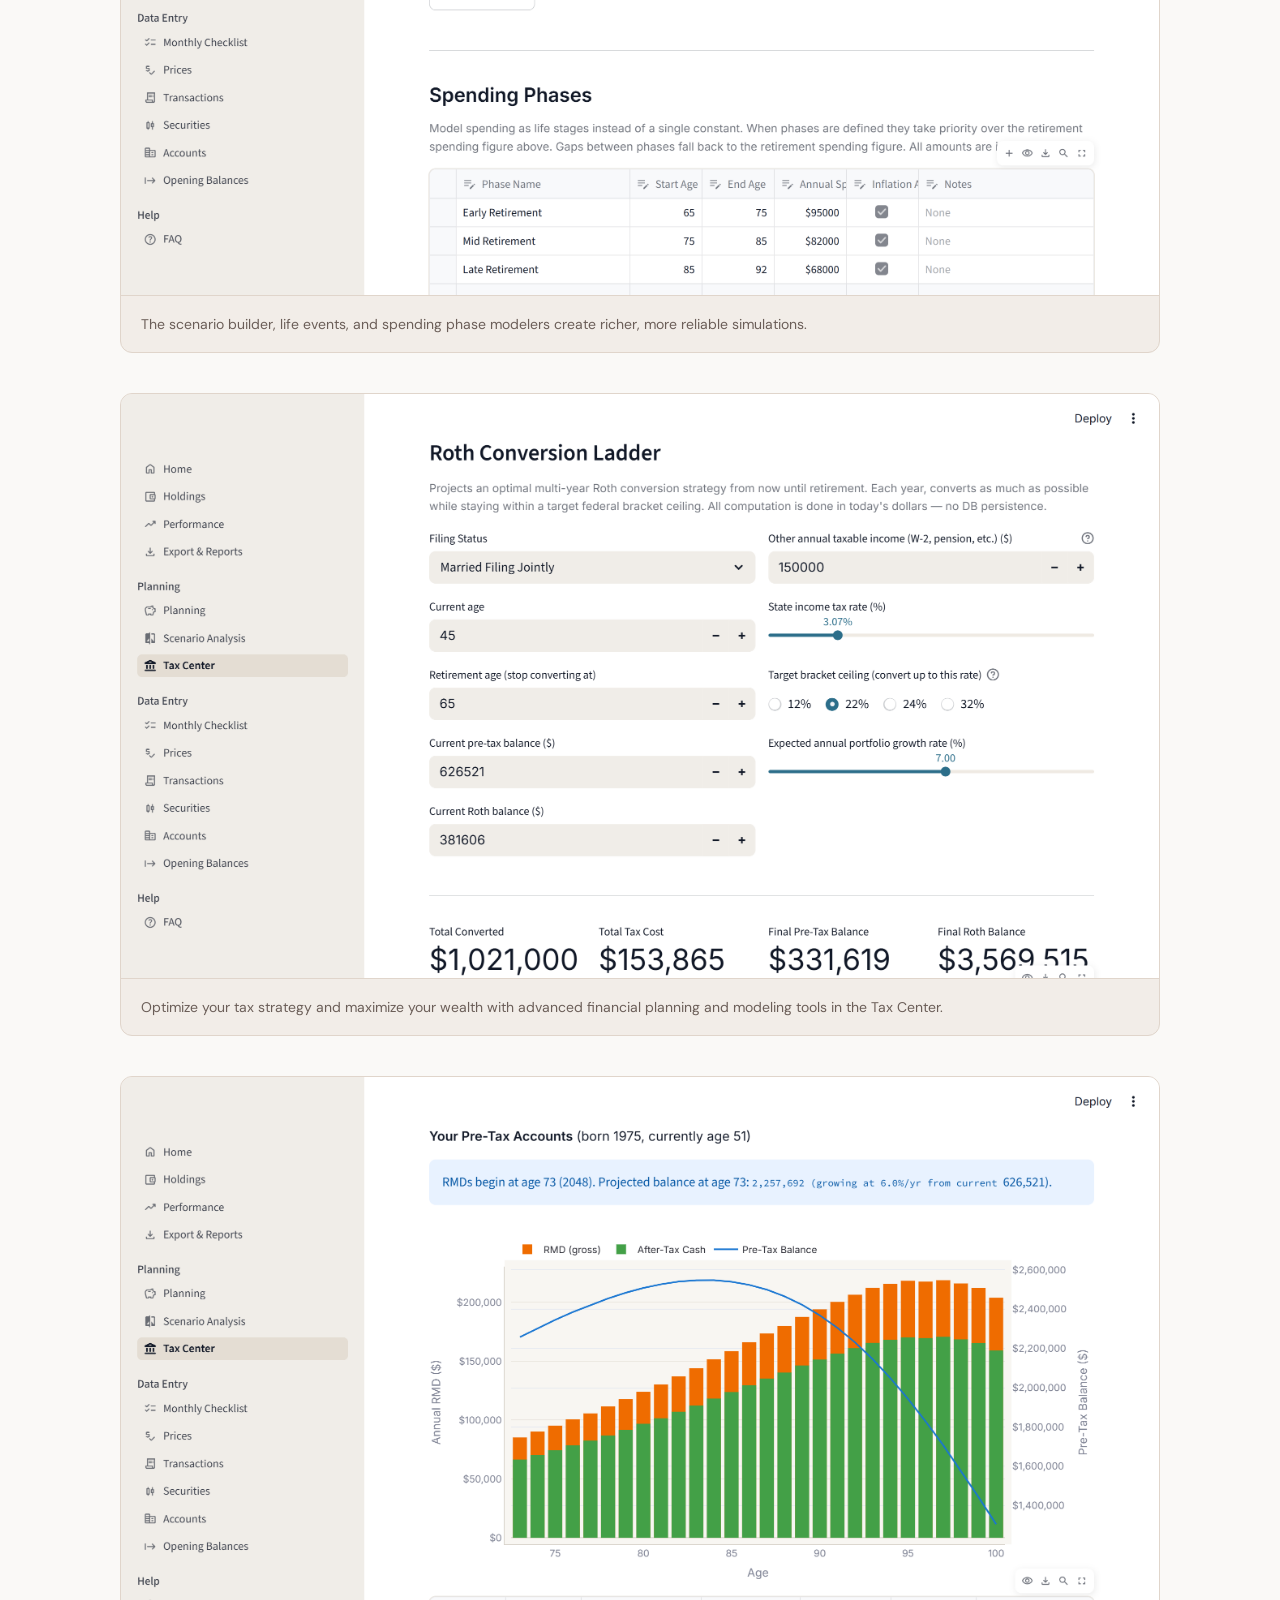
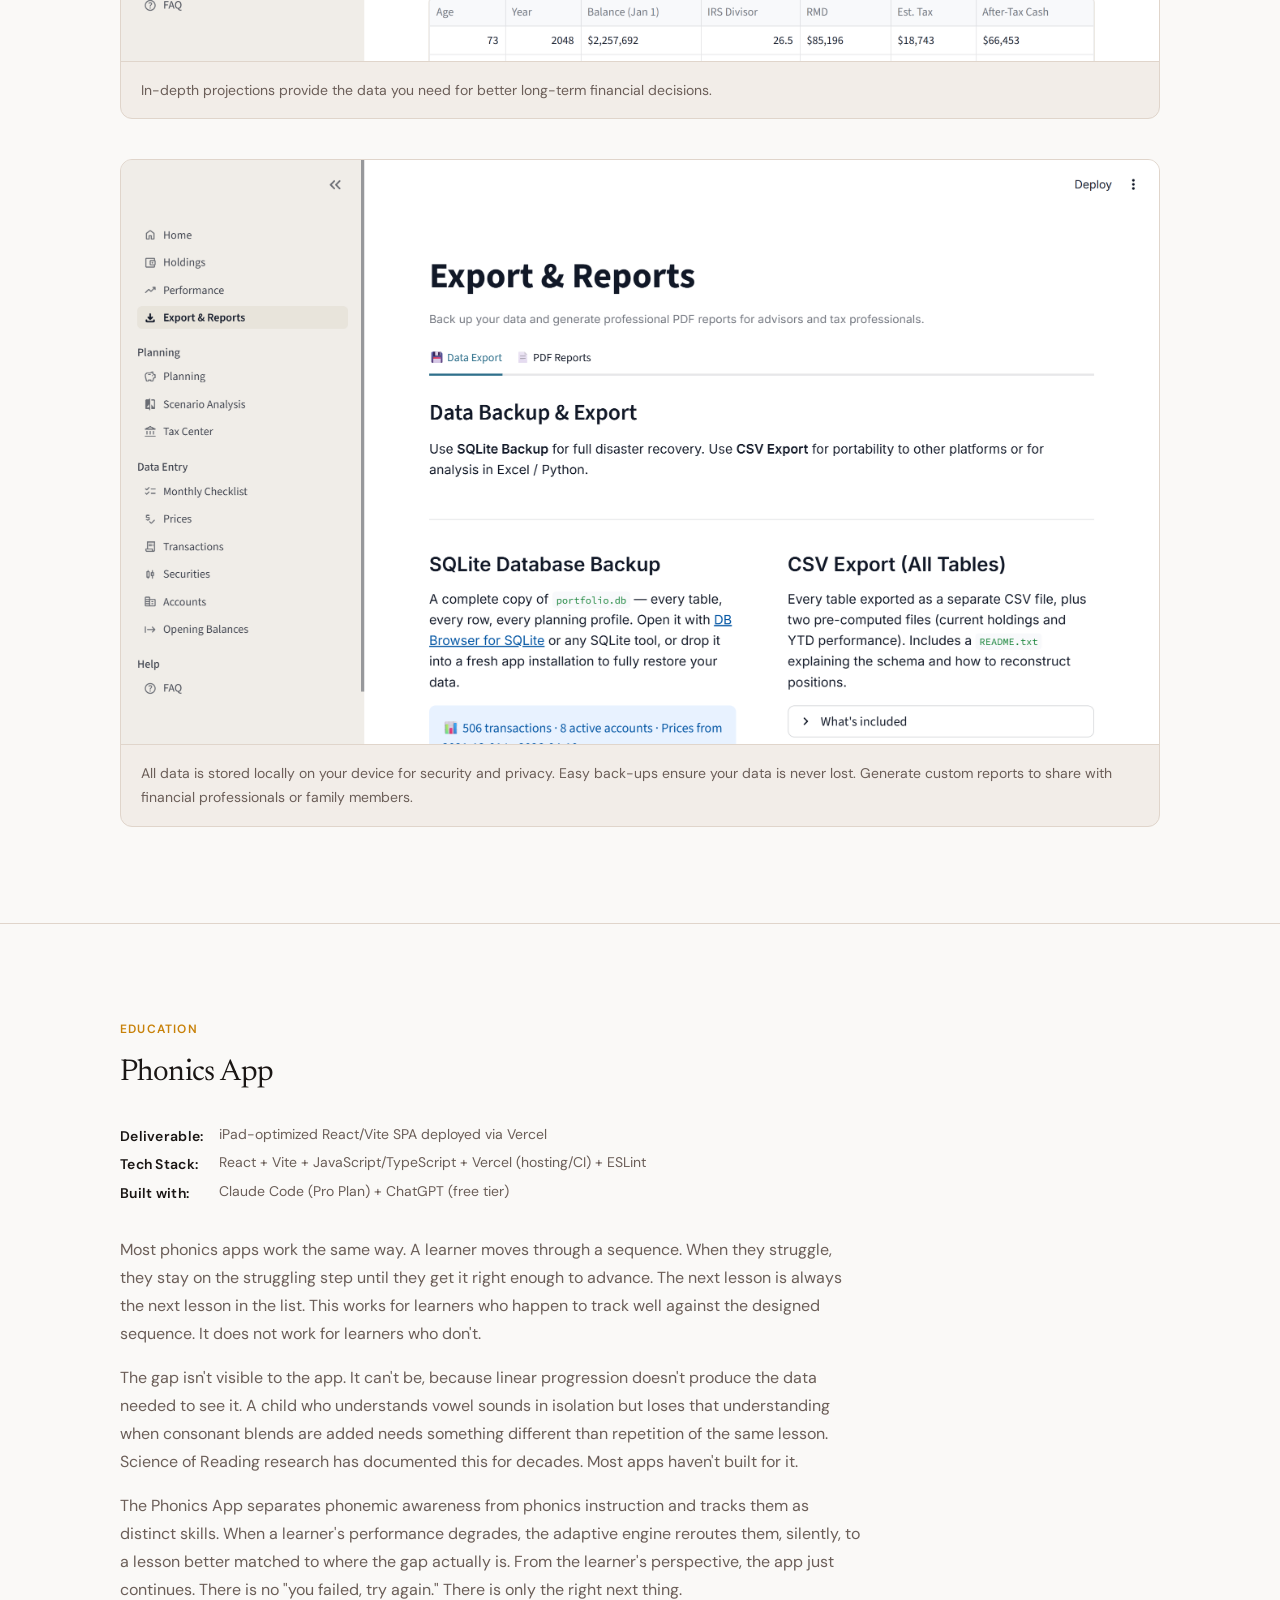
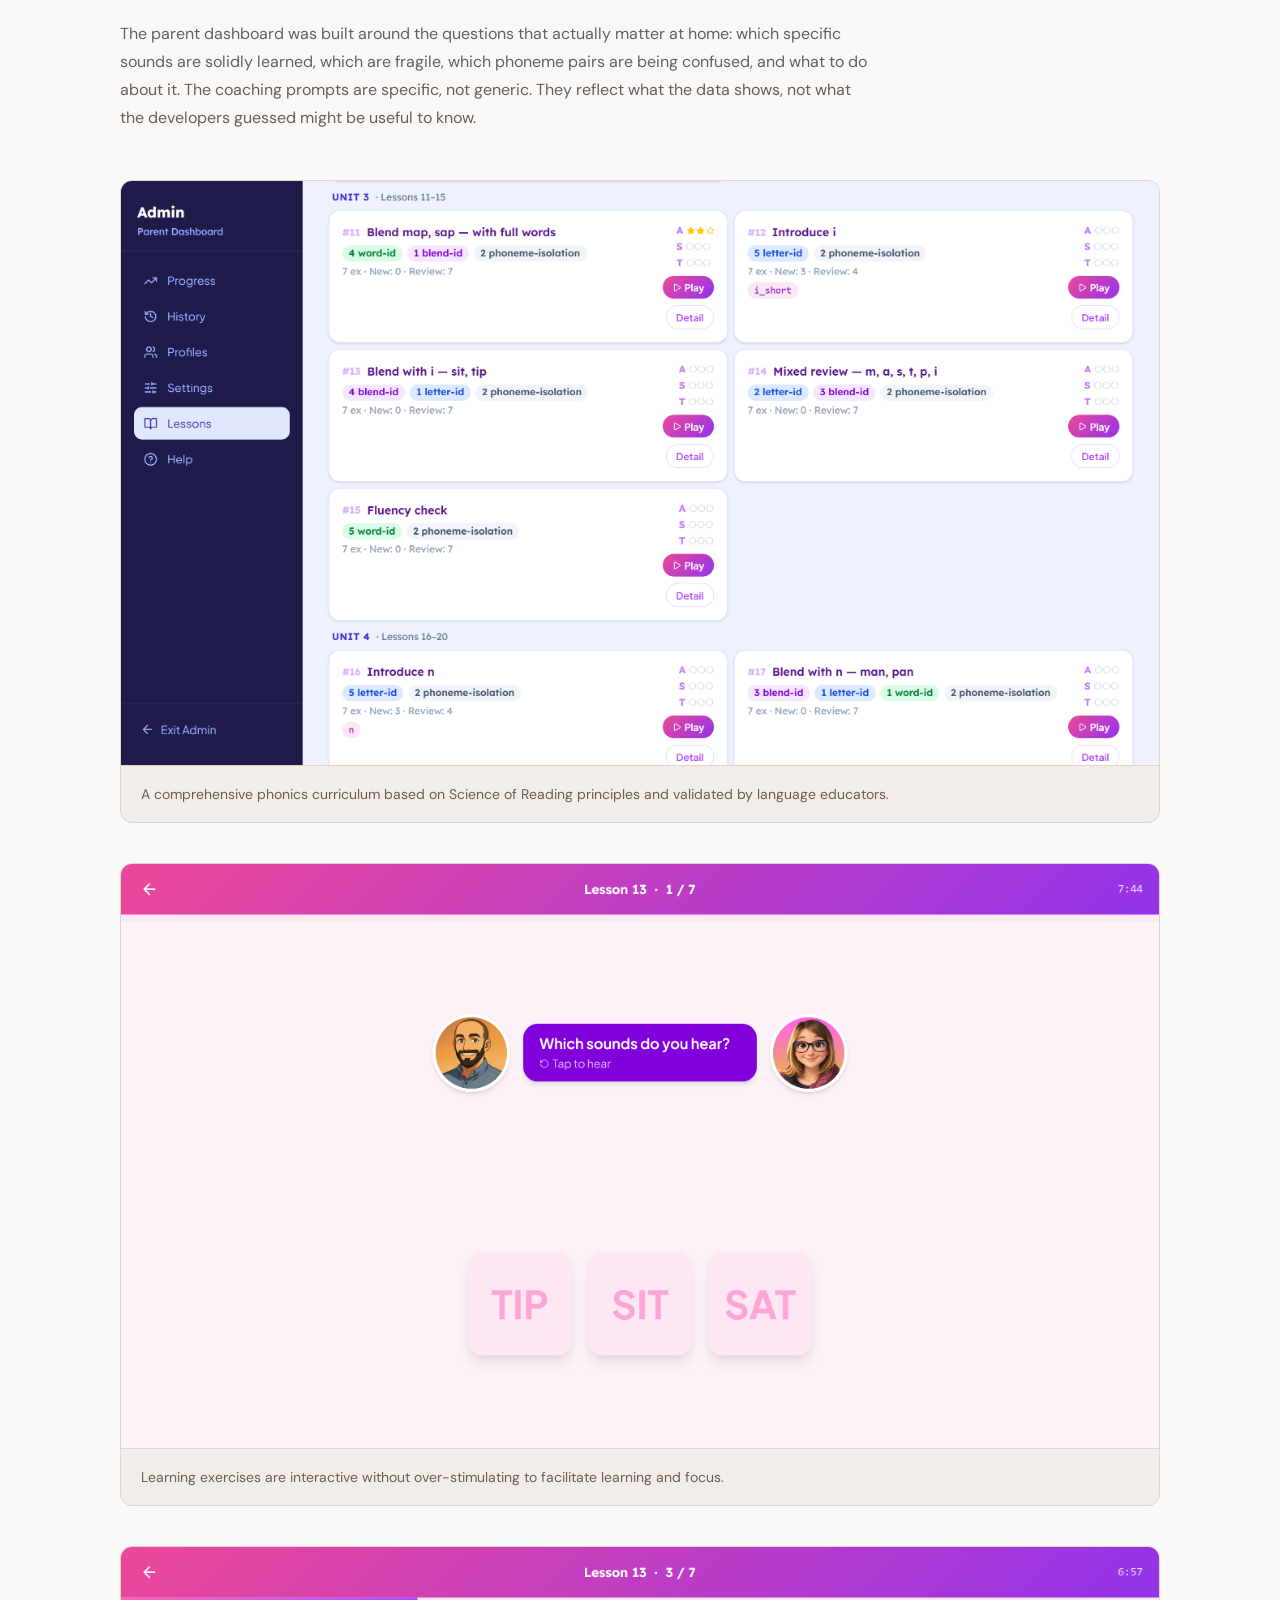
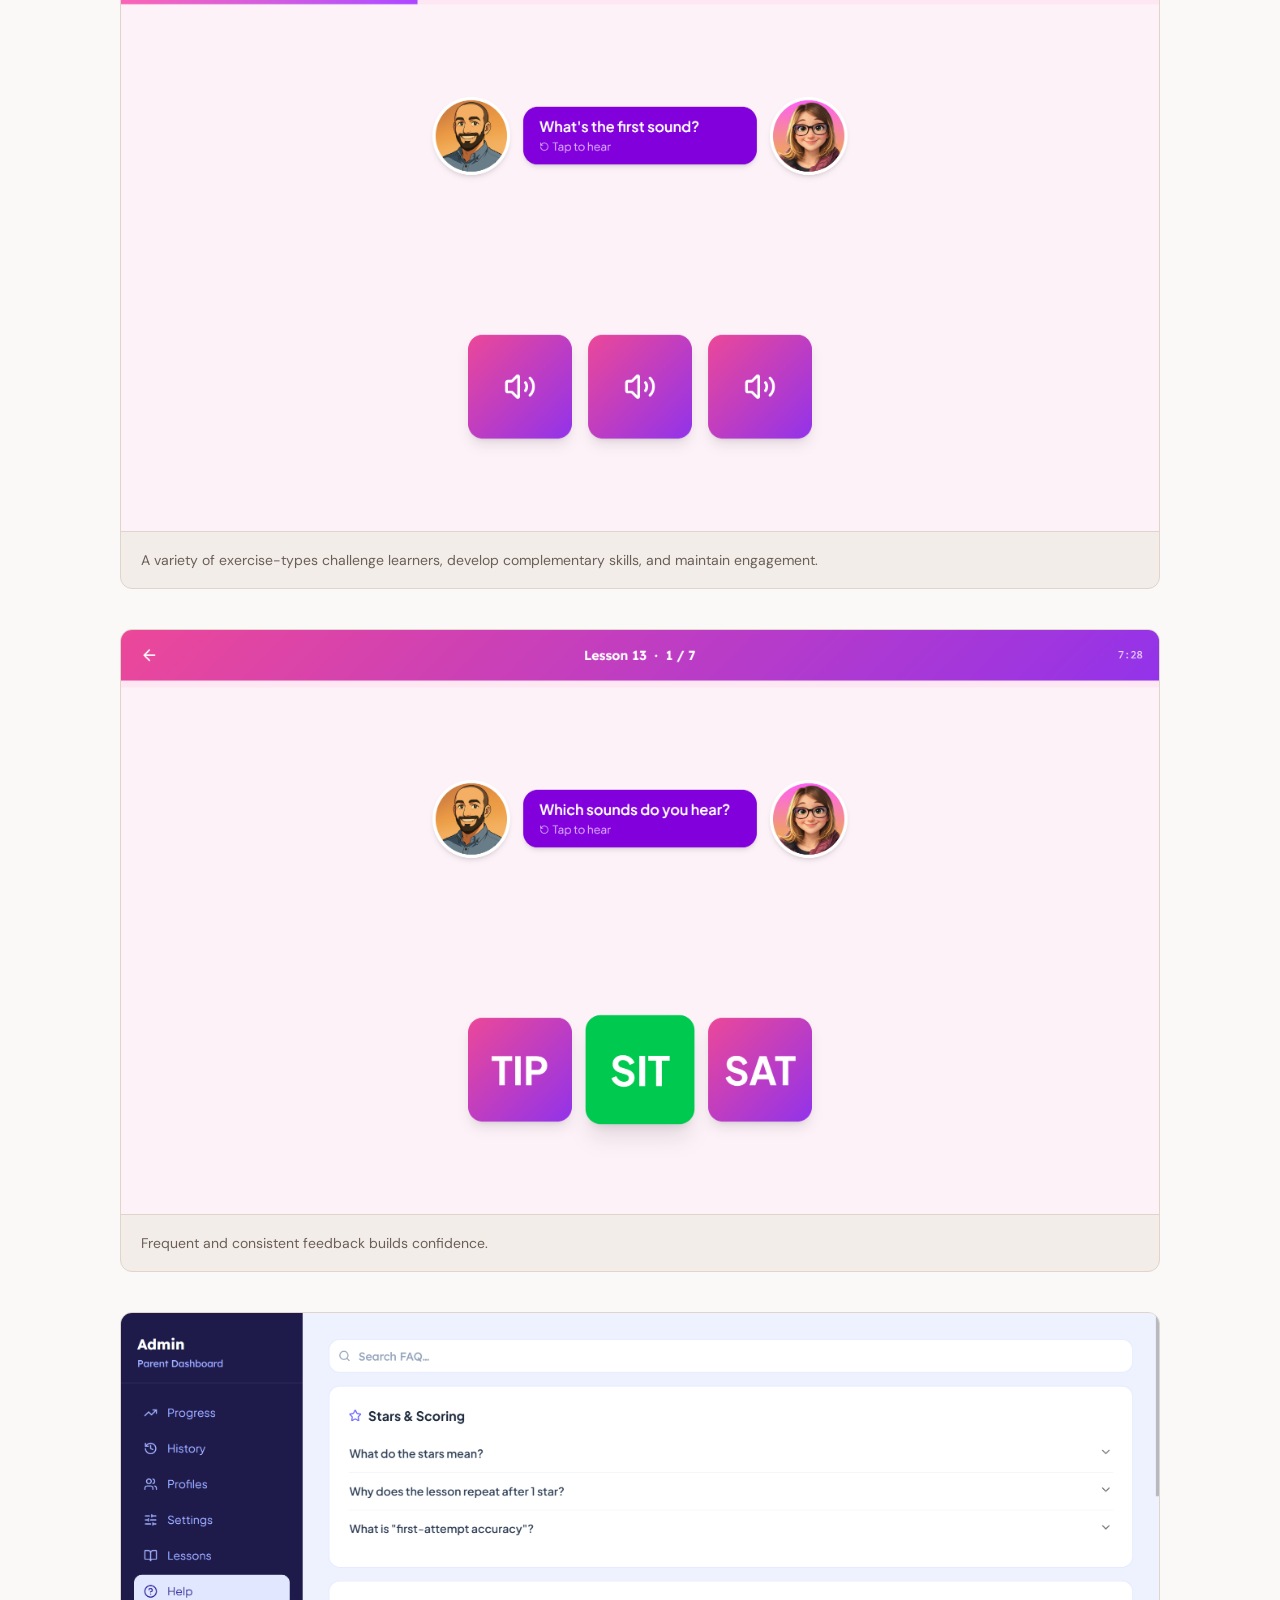
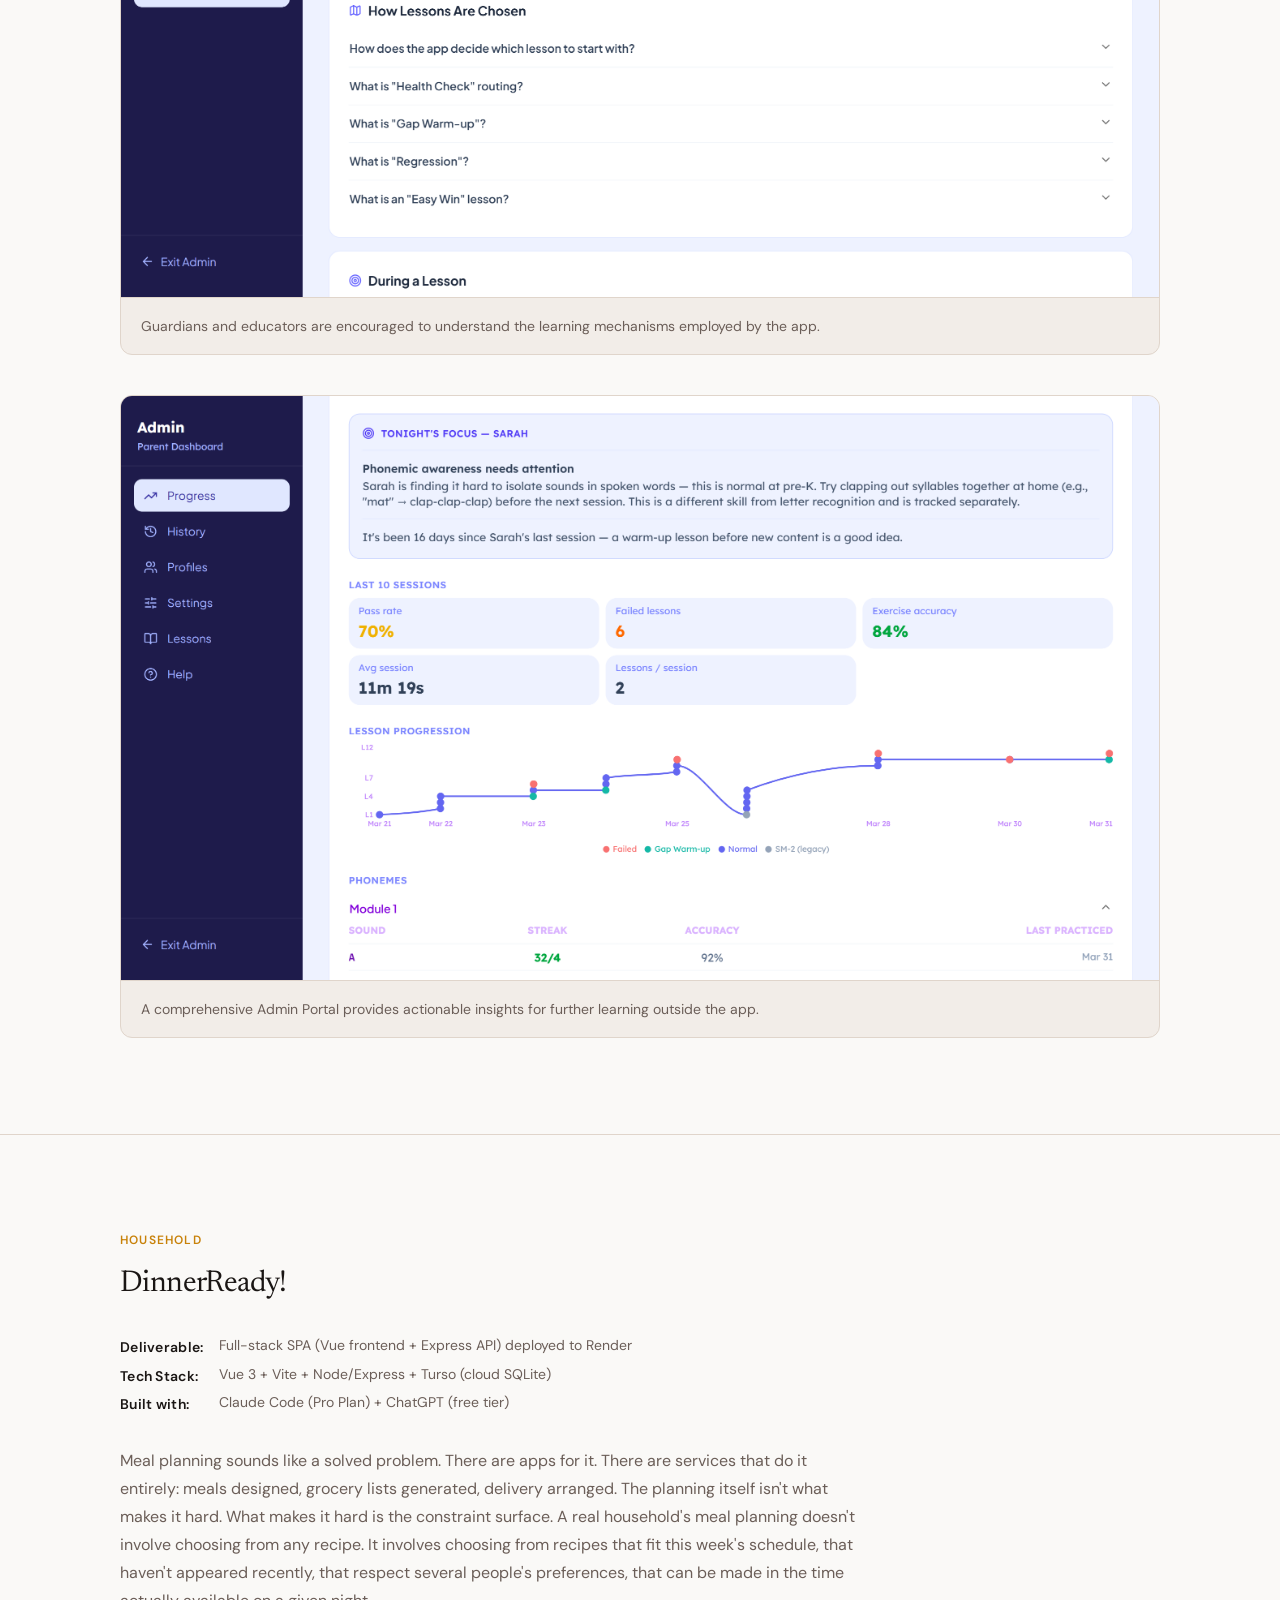
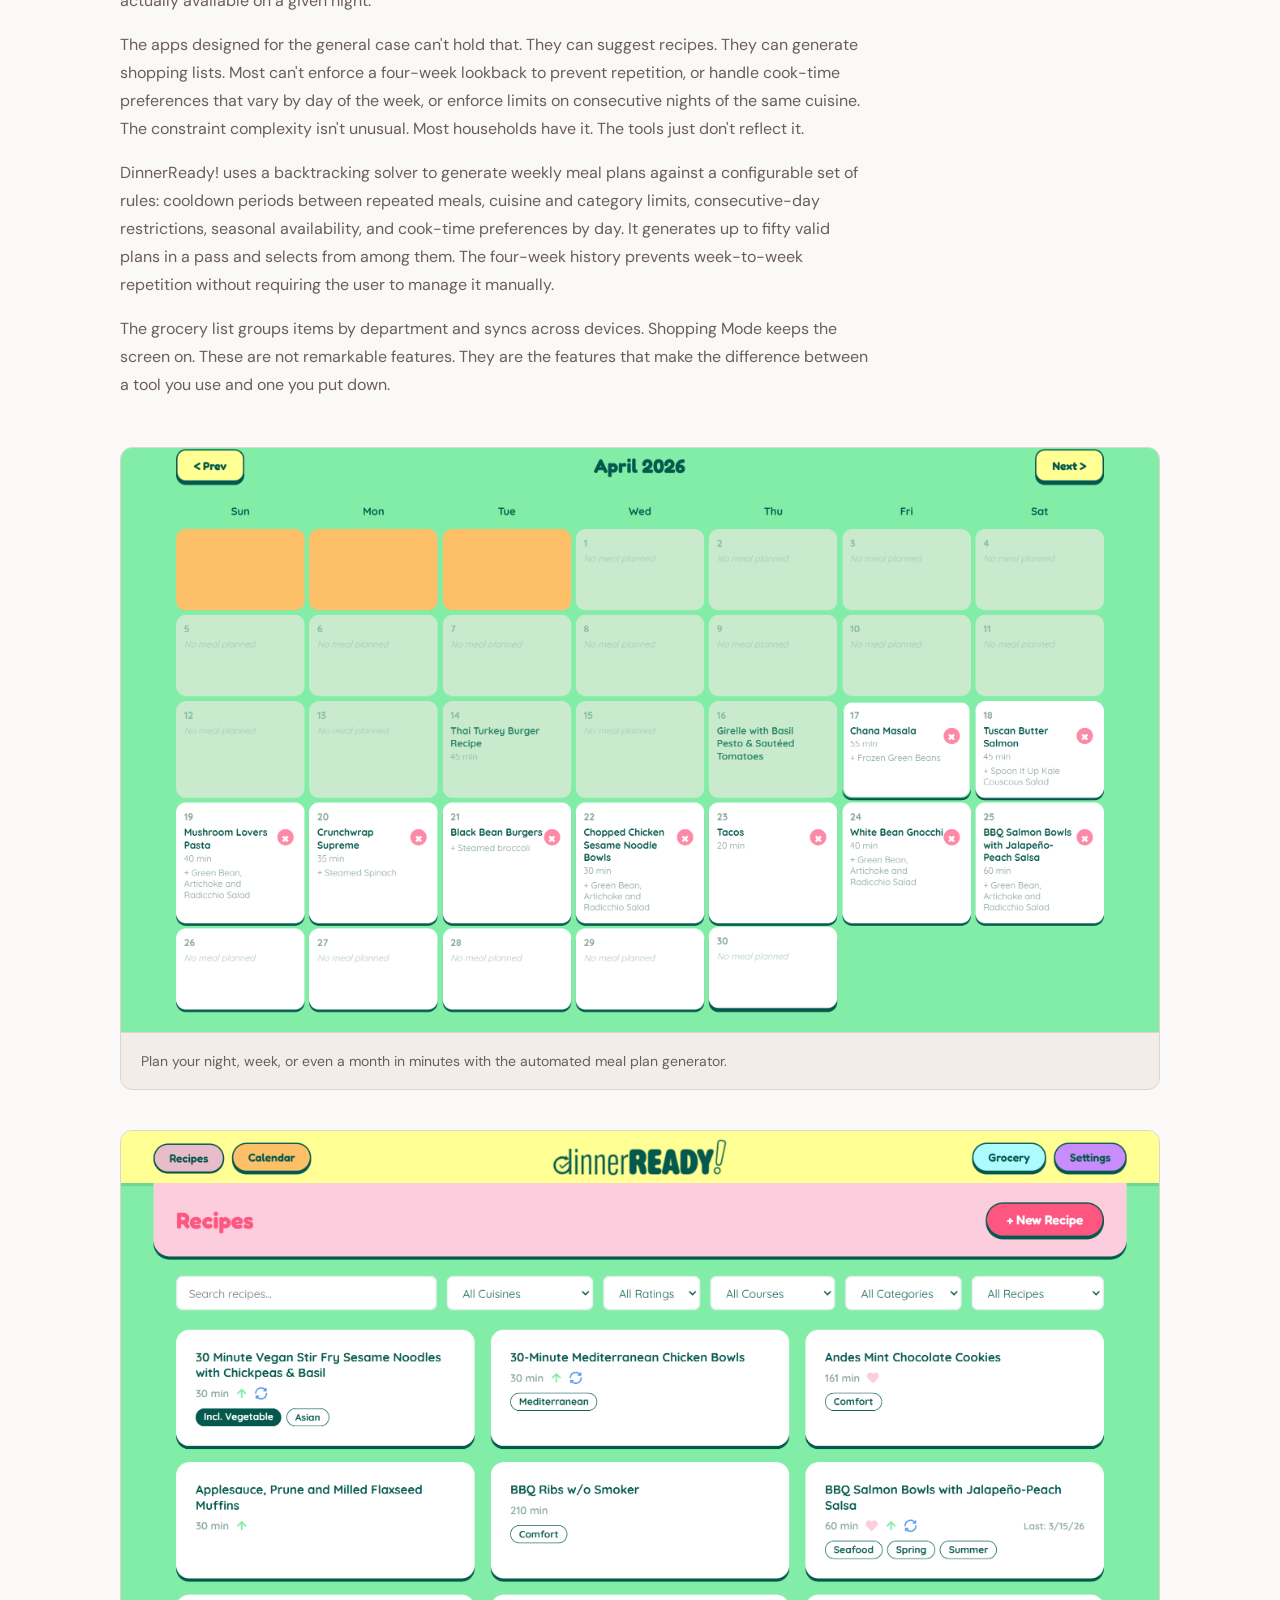
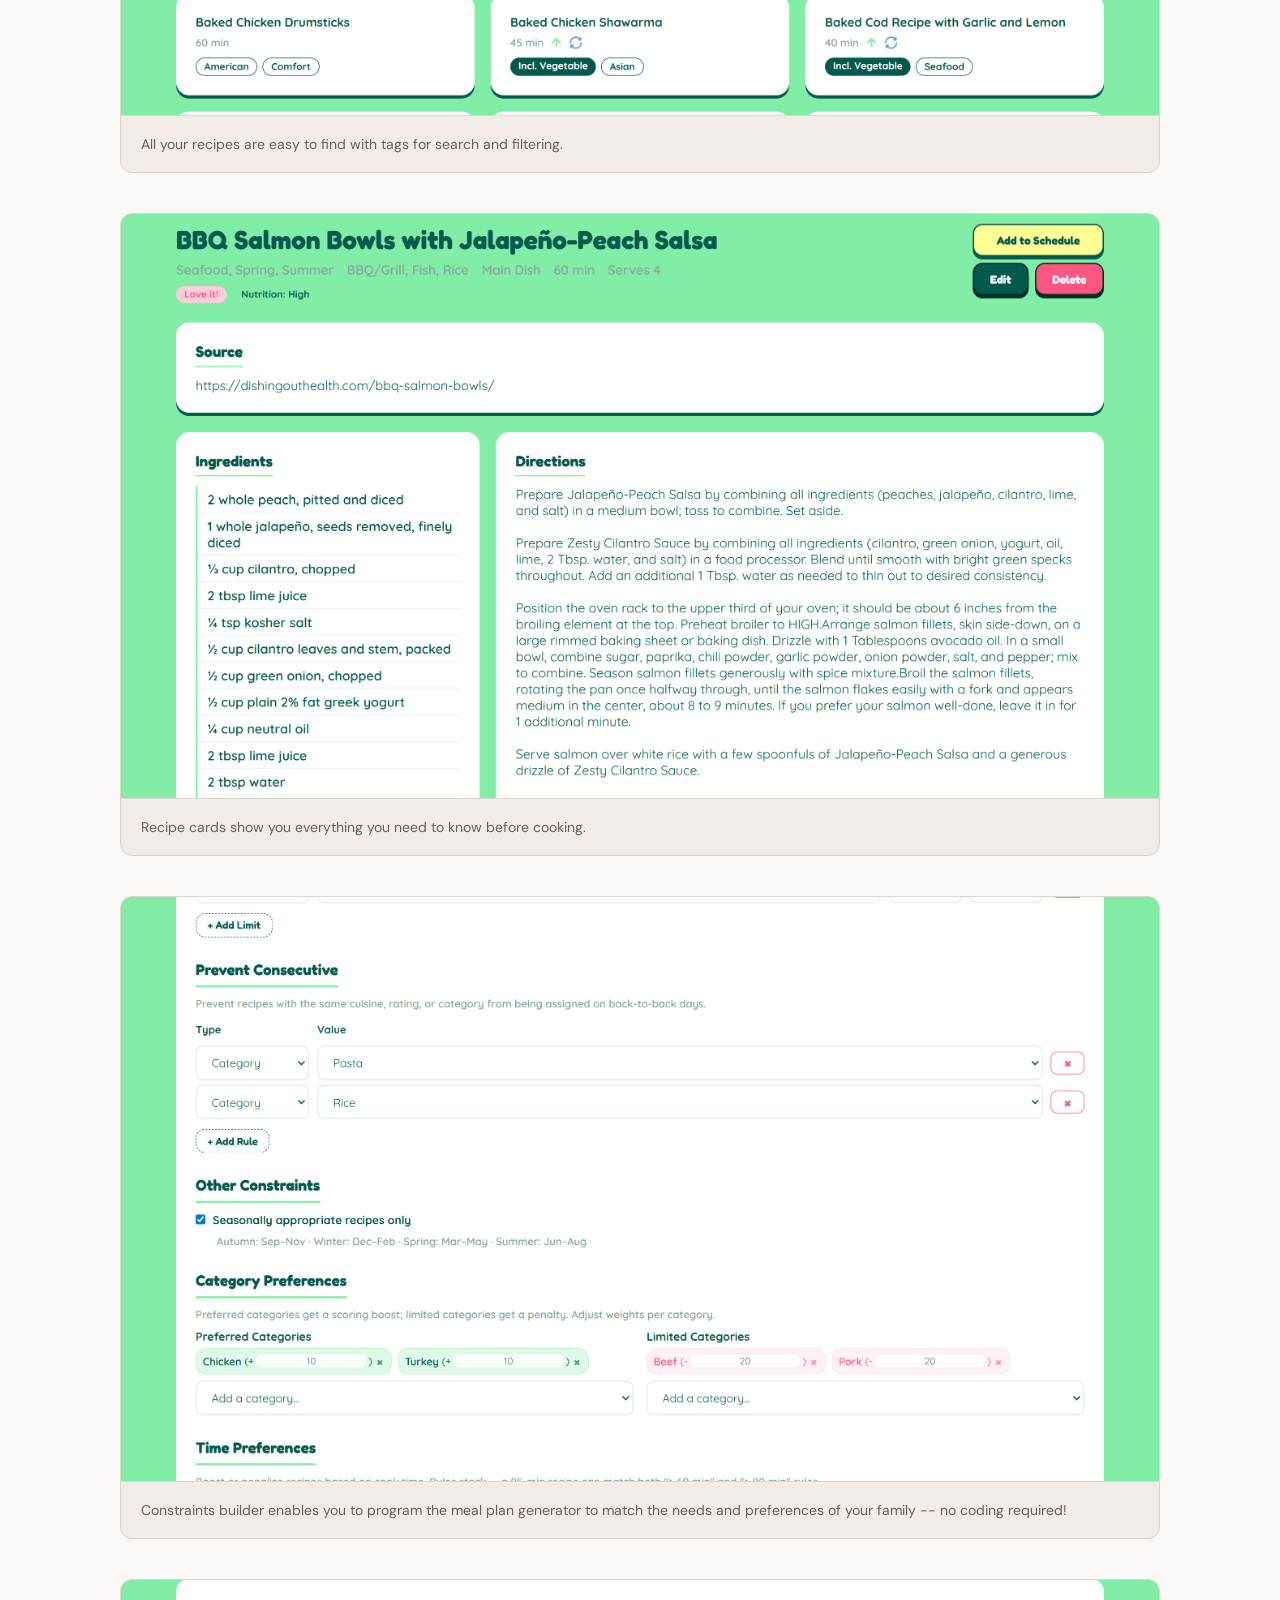
<file: docs/projects/index.html>
<!DOCTYPE html>
<html lang="en">
<head>
  <meta charset="UTF-8">
  <meta name="viewport" content="width=device-width, initial-scale=1.0">
  <title>Projects — AI Apprenticeship</title>
  <meta name="description" content="Three working applications built using the AI Apprenticeship framework: Portfolio Atlas, Phonics App, and DinnerReady!. Real problems, real software, built start to finish.">
  <link rel="stylesheet" href="../shared/style.css">
</head>
<body>

  <div id="site-header"></div>

  <div class="page-header">
    <h1 style="text-align: center;">Completed Projects</h1>
  </div>

  <main>

    <!-- ============================================================
         PORTFOLIO ATLAS
    ============================================================ -->
    <section class="section-light project-section" id="portfolio-atlas" aria-labelledby="pa-heading">
      <div class="section-inner section-inner--wide">

        <span class="section-label">Financial Planning</span>
        <h2 id="pa-heading" class="project-section__title">Portfolio Atlas</h2>

        <div class="project-section__summary">
          <dl>
            <dt>Deliverable:</dt>
            <dd>Locally hosted web app powered by Streamlit</dd>
            <dt>Tech Stack:</dt>
            <dd>Python + SQLite + Streamlit + yfinance + Plotly</dd>
            <dt>Built with:</dt>
            <dd>Claude Code (Pro Plan) + ChatGPT (free tier)</dd>
          </dl>
        </div>

        <div class="project-section__prose">
          <p>Most investors who've grown past the basics run into the same wall. The portfolio is spread across various institutions. There's no single view of what you actually own, just a set of disconnected account summaries that require effort to mentally assemble and can't tell you anything about performance, risk, or where you actually stand relative to retirement.</p>
          <p>Commercial aggregation tools address this, partially. The familiar ones require live connections to financial institutions. Those connections break. The reporting is shallow. The metrics are standard issue. Customization is minimal, and the features that might be genuinely useful are either absent or paywalled behind a subscription that isn't justified by the value delivered.</p>
          <p>Spreadsheets fill the gap for a while. They're adequate for basic tracking, but they become brittle with added complexity. Running something like a retirement projection requires modeling multiple market scenarios, Social Security timing, different withdrawal strategies, and the tradeoffs around contribution stop ages, simultaneously and interactively. Formulas weren't designed for this.</p>
          <p>The goal for Portfolio Atlas was a system capable of answering the investment questions that really matter: whether the current trajectory is sufficient, what the cost of different decisions might be, and where the real risks are.</p>
        </div>

        <div class="project-section__screenshots">
          <figure class="project-screenshot">
            <img src="../shared/assets/images/Portfolio%20Atlas/PA_demo_homepage.png" alt="Portfolio Atlas dashboard homepage">
            <figcaption>The homepage dashboard gives a snapshot view of the whole portfolio and progress toward every investor's ultimate goal: financial independence.</figcaption>
          </figure>
          <figure class="project-screenshot">
            <img src="../shared/assets/images/Cont_stop_sweep.png" alt="Contribution stop sweep analysis">
            <figcaption>Use a slider to see how changes in the amount you save each year will impact the age you can stop contributing and still retire comfortably (Coast FIRE Age), how long your money would last if you stopped working today (Freedom Years), and the earliest realistic retirement age given your current portfolio.</figcaption>
          </figure>
          <figure class="project-screenshot">
            <img src="../shared/assets/images/Portfolio%20Atlas/PA_demo_performance.png" alt="Portfolio Atlas performance view">
            <figcaption>Evaluate the effectiveness of your overall investment strategy with advanced risk and return metrics.</figcaption>
          </figure>
          <figure class="project-screenshot">
            <img src="../shared/assets/images/Portfolio%20Atlas/PA_demo_contribution-tracker.png" alt="Contribution tracker">
            <figcaption>Automated contribution tracking makes it easy to maximize benefits and ensure tax compliance.</figcaption>
          </figure>
          <figure class="project-screenshot">
            <img src="../shared/assets/images/Portfolio%20Atlas/PA_demo_account-type.png" alt="Account type breakdown">
            <figcaption>A clear picture of your holdings and portfolio composition</figcaption>
          </figure>
          <figure class="project-screenshot">
            <img src="../shared/assets/images/Portfolio%20Atlas/PA_demo_events%26phases.png" alt="Events and phases view">
            <figcaption>The scenario builder, life events, and spending phase modelers create richer, more reliable simulations.</figcaption>
          </figure>
          <figure class="project-screenshot">
            <img src="../shared/assets/images/Portfolio%20Atlas/PA_demo_RothConversion.png" alt="Roth conversion analysis">
            <figcaption>Optimize your tax strategy and maximize your wealth with advanced financial planning and modeling tools in the Tax Center.</figcaption>
          </figure>
          <figure class="project-screenshot">
            <img src="../shared/assets/images/Portfolio%20Atlas/PA_demo_RMD.png" alt="Required minimum distributions view">
            <figcaption>In-depth projections provide the data you need for better long-term financial decisions.</figcaption>
          </figure>
          <figure class="project-screenshot">
            <img src="../shared/assets/images/Portfolio%20Atlas/PA_demo_export.png" alt="Export view">
            <figcaption>All data is stored locally on your device for security and privacy. Easy back-ups ensure your data is never lost. Generate custom reports to share with financial professionals or family members.</figcaption>
          </figure>
        </div>

      </div>
    </section>


    <!-- ============================================================
         PHONICS APP
    ============================================================ -->
    <section class="section-light project-section" id="phonics-app" aria-labelledby="phonics-heading">
      <div class="section-inner section-inner--wide">

        <span class="section-label">Education</span>
        <h2 id="phonics-heading" class="project-section__title">Phonics App</h2>

        <div class="project-section__summary">
          <dl>
            <dt>Deliverable:</dt>
            <dd>iPad-optimized React/Vite SPA deployed via Vercel</dd>
            <dt>Tech Stack:</dt>
            <dd>React + Vite + JavaScript/TypeScript + Vercel (hosting/CI) + ESLint</dd>
            <dt>Built with:</dt>
            <dd>Claude Code (Pro Plan) + ChatGPT (free tier)</dd>
          </dl>
        </div>

        <div class="project-section__prose">
          <p>Most phonics apps work the same way. A learner moves through a sequence. When they struggle, they stay on the struggling step until they get it right enough to advance. The next lesson is always the next lesson in the list. This works for learners who happen to track well against the designed sequence. It does not work for learners who don't.</p>
          <p>The gap isn't visible to the app. It can't be, because linear progression doesn't produce the data needed to see it. A child who understands vowel sounds in isolation but loses that understanding when consonant blends are added needs something different than repetition of the same lesson. Science of Reading research has documented this for decades. Most apps haven't built for it.</p>
          <p>The Phonics App separates phonemic awareness from phonics instruction and tracks them as distinct skills. When a learner's performance degrades, the adaptive engine reroutes them, silently, to a lesson better matched to where the gap actually is. From the learner's perspective, the app just continues. There is no "you failed, try again." There is only the right next thing.</p>
          <p>The parent dashboard was built around the questions that actually matter at home: which specific sounds are solidly learned, which are fragile, which phoneme pairs are being confused, and what to do about it. The coaching prompts are specific, not generic. They reflect what the data shows, not what the developers guessed might be useful to know.</p>
        </div>

        <div class="project-section__screenshots">
          <figure class="project-screenshot">
            <img src="../shared/assets/images/PhonicsApp/phonics-app-curriculum.png" alt="Phonics App curriculum overview">
            <figcaption>A comprehensive phonics curriculum based on Science of Reading principles and validated by language educators.</figcaption>
          </figure>
          <figure class="project-screenshot">
            <img src="../shared/assets/images/PhonicsApp/phonics-app-exercise1.png" alt="Phonics exercise screen">
            <figcaption>Learning exercises are interactive without over-stimulating to facilitate learning and focus.</figcaption>
          </figure>
          <figure class="project-screenshot">
            <img src="../shared/assets/images/PhonicsApp/phonics-app-exercise2.png" alt="Phonics exercise screen variant">
            <figcaption>A variety of exercise-types challenge learners, develop complementary skills, and maintain engagement.</figcaption>
          </figure>
          <figure class="project-screenshot">
            <img src="../shared/assets/images/PhonicsApp/phonics-app-correct.png" alt="Correct answer feedback">
            <figcaption>Frequent and consistent feedback builds confidence.</figcaption>
          </figure>
          <figure class="project-screenshot">
            <img src="../shared/assets/images/PhonicsApp/phonics-app-faq.png" alt="Phonics App FAQ and parent guidance">
            <figcaption>Guardians and educators are encouraged to understand the learning mechanisms employed by the app.</figcaption>
          </figure>
          <figure class="project-screenshot">
            <img src="../shared/assets/images/PhonicsApp/phonics-app-progress-report.png" alt="Parent progress report with per-phoneme tracking">
            <figcaption>A comprehensive Admin Portal provides actionable insights for further learning outside the app.</figcaption>
          </figure>
        </div>

      </div>
    </section>


    <!-- ============================================================
         DINNERREADY!
    ============================================================ -->
    <section class="section-light project-section" id="dinnerready" aria-labelledby="dr-heading">
      <div class="section-inner section-inner--wide">

        <span class="section-label">Household</span>
        <h2 id="dr-heading" class="project-section__title">DinnerReady!</h2>

        <div class="project-section__summary">
          <dl>
            <dt>Deliverable:</dt>
            <dd>Full-stack SPA (Vue frontend + Express API) deployed to Render</dd>
            <dt>Tech Stack:</dt>
            <dd>Vue 3 + Vite + Node/Express + Turso (cloud SQLite)</dd>
            <dt>Built with:</dt>
            <dd>Claude Code (Pro Plan) + ChatGPT (free tier)</dd>
          </dl>
        </div>

        <div class="project-section__prose">
          <p>Meal planning sounds like a solved problem. There are apps for it. There are services that do it entirely: meals designed, grocery lists generated, delivery arranged. The planning itself isn't what makes it hard. What makes it hard is the constraint surface. A real household's meal planning doesn't involve choosing from any recipe. It involves choosing from recipes that fit this week's schedule, that haven't appeared recently, that respect several people's preferences, that can be made in the time actually available on a given night.</p>
          <p>The apps designed for the general case can't hold that. They can suggest recipes. They can generate shopping lists. Most can't enforce a four-week lookback to prevent repetition, or handle cook-time preferences that vary by day of the week, or enforce limits on consecutive nights of the same cuisine. The constraint complexity isn't unusual. Most households have it. The tools just don't reflect it.</p>
          <p>DinnerReady! uses a backtracking solver to generate weekly meal plans against a configurable set of rules: cooldown periods between repeated meals, cuisine and category limits, consecutive-day restrictions, seasonal availability, and cook-time preferences by day. It generates up to fifty valid plans in a pass and selects from among them. The four-week history prevents week-to-week repetition without requiring the user to manage it manually.</p>
          <p>The grocery list groups items by department and syncs across devices. Shopping Mode keeps the screen on. These are not remarkable features. They are the features that make the difference between a tool you use and one you put down.</p>
        </div>

        <div class="project-section__screenshots">
          <figure class="project-screenshot">
            <img src="../shared/assets/images/DinnerReady/dinnerready_calendar.png" alt="DinnerReady! weekly meal calendar">
            <figcaption>Plan your night, week, or even a month in minutes with the automated meal plan generator.</figcaption>
          </figure>
          <figure class="project-screenshot">
            <img src="../shared/assets/images/DinnerReady/dinnerready_recipes.png" alt="Recipe library view">
            <figcaption>All your recipes are easy to find with tags for search and filtering.</figcaption>
          </figure>
          <figure class="project-screenshot">
            <img src="../shared/assets/images/DinnerReady/dinnerready_recipe-view.png" alt="Individual recipe detail view">
            <figcaption>Recipe cards show you everything you need to know before cooking.</figcaption>
          </figure>
          <figure class="project-screenshot">
            <img src="../shared/assets/images/DinnerReady/dinnerready_custom-constraints.png" alt="Custom constraint configuration">
            <figcaption>Constraints builder enables you to program the meal plan generator to match the needs and preferences of your family -- no coding required!</figcaption>
          </figure>
          <figure class="project-screenshot">
            <img src="../shared/assets/images/DinnerReady/dinnerready_custom-constrants2.png" alt="Additional constraint settings">
            <figcaption>Fully customizable so that automated meal plans are always right without manual intervention.</figcaption>
          </figure>
          <figure class="project-screenshot">
            <img src="../shared/assets/images/DinnerReady/dinnerready_grocerylist.png" alt="Grocery list grouped by department">
            <figcaption>A sorted grocery list is automatically generated from your meal plan, plus your weekly staples.</figcaption>
          </figure>
          <figure class="project-screenshot">
            <img src="../shared/assets/images/DinnerReady/dinnerready_stats.png" alt="Meal planning statistics">
            <figcaption>Use the app for a few weeks and then view your stats: good 'ole fashion fun for data enthusiasts.</figcaption>
          </figure>
        </div>

      </div>
    </section>


    <!-- ============================================================
         CTA
    ============================================================ -->
    <section class="section-dark projects-cta" aria-label="Get started with Hora">
      <div class="section-inner" style="text-align: center;">
        <span class="section-label">Get Started</span>
        <h2>Start building your own.</h2>
        <p style="color: var(--dark-text-muted); font-size: var(--text-lg); line-height: var(--leading-relaxed); max-width: 52ch; margin: var(--space-4) auto 0;">Hora guides you through five stages, from initial problem definition to active build. It's the same process used to build the projects shown above.</p>
        <a href="../app/index.html" class="btn btn-primary" style="margin-top: var(--space-8); display: inline-block;">Open Hora</a>
      </div>
    </section>

  </main>

  <div id="site-footer"></div>

  <script src="../shared/shell.js"></script>
  <script>Shell.init('projects');</script>

</body>
</html>
</file>
<file: docs/shared/style.css>
/* ============================================================
   Systems Thinking with AI — Global Design System
   style.css
   ============================================================
   Architecture: split palette (dark hero sections + light content
   sections), unified by a single amber accent.

   Section color mapping (hub page):
     .section-dark  → problem, insight, pathways (dark bg)
     .section-light → proof gallery, tool (light bg)
   Spoke pages default to light.

   Contents:
     1. Font faces
     2. Custom properties
     3. Reset & base
     4. Typography
     5. Layout
     6. Navigation
     7. Footer
     8. Page header (spoke pages)
     9. Hub sections
    10. Tool components
    11. Project grid & cards
    12. Pathway cards
    13. Markdown output
    14. Utilities
    15. Responsive
   ============================================================ */


/* ============================================================
   1. FONT FACES
   ============================================================ */

@font-face {
  font-family: 'DM Sans';
  font-style: normal;
  font-weight: 300 700;
  font-display: swap;
  src: url('./assets/fonts/dm-sans-variable.woff2') format('woff2');
}

@font-face {
  font-family: 'DM Sans';
  font-style: italic;
  font-weight: 300 700;
  font-display: swap;
  src: url('./assets/fonts/dm-sans-variable-italic.woff2') format('woff2');
}

@font-face {
  font-family: 'Newsreader';
  font-style: normal;
  font-weight: 300 700;
  font-display: swap;
  src: url('./assets/fonts/newsreader-variable.woff2') format('woff2');
}

@font-face {
  font-family: 'Newsreader';
  font-style: italic;
  font-weight: 300 700;
  font-display: swap;
  src: url('./assets/fonts/newsreader-variable-italic.woff2') format('woff2');
}


/* ============================================================
   2. CUSTOM PROPERTIES
   ============================================================ */

:root {
  /* --- Color: Dark palette (problem, insight, pathways sections) --- */
  --dark-bg:           #1C1917;
  --dark-surface:      #252220;
  --dark-surface-2:    #2E2B28;
  --dark-border:       #3D3830;
  --dark-text:         #F5F0E8;
  --dark-text-muted:   #BDB5AC;

  /* --- Color: Light palette (proof, tool sections; spoke pages) --- */
  --light-bg:          #FAF9F7;
  --light-surface:     #F2EDE8;
  --light-surface-2:   #EDE5DC;
  --light-border:      #E0D5CB;
  --light-text:        #1A1614;
  --light-text-muted:  #6B5E58;

  /* --- Color: Accent (amber — works on both dark and light) --- */
  --accent:            #C8820A;
  --accent-hover:      #A36808;
  --accent-subtle:     rgba(200, 130, 10, 0.12);

  /* --- Typography --- */
  --font-sans:   'DM Sans', -apple-system, BlinkMacSystemFont, 'Segoe UI', sans-serif;
  --font-serif:  'Newsreader', Georgia, serif;
  --font-mono:   'SFMono-Regular', Consolas, 'Liberation Mono', Menlo, monospace;

  /* Type scale */
  --text-xs:   0.75rem;    /*  12px */
  --text-sm:   0.875rem;   /*  14px */
  --text-base: 1rem;       /*  16px */
  --text-lg:   1.125rem;   /*  18px */
  --text-xl:   1.25rem;    /*  20px */
  --text-2xl:  1.5rem;     /*  24px */
  --text-3xl:  1.875rem;   /*  30px */
  --text-4xl:  2.25rem;    /*  36px */
  --text-5xl:  3rem;       /*  48px */
  --text-6xl:  3.75rem;    /*  60px */

  /* Line heights */
  --leading-tight:  1.2;
  --leading-snug:   1.35;
  --leading-normal: 1.6;
  --leading-relaxed:1.75;

  /* Letter spacing */
  --tracking-tight:  -0.02em;
  --tracking-normal:  0em;
  --tracking-wide:    0.04em;
  --tracking-widest:  0.1em;

  /* --- Spacing scale --- */
  --space-1:  0.25rem;   /*  4px */
  --space-2:  0.5rem;    /*  8px */
  --space-3:  0.75rem;   /* 12px */
  --space-4:  1rem;      /* 16px */
  --space-5:  1.25rem;   /* 20px */
  --space-6:  1.5rem;    /* 24px */
  --space-8:  2rem;      /* 32px */
  --space-10: 2.5rem;    /* 40px */
  --space-12: 3rem;      /* 48px */
  --space-16: 4rem;      /* 64px */
  --space-20: 5rem;      /* 80px */
  --space-24: 6rem;      /* 96px */
  --space-32: 8rem;      /* 128px */

  /* --- Layout --- */
  --content-width:      44rem;   /* 704px — reading width */
  --content-width-wide: 68rem;   /* 1088px — grid/tool sections */
  --content-padding:    var(--space-6);
  --nav-height:         3.5rem;

  /* --- Transitions --- */
  --transition-fast:   150ms ease;
  --transition-base:   250ms ease;
  --transition-slow:   400ms ease;

  /* --- Radius --- */
  --radius-sm:  0.25rem;
  --radius-md:  0.5rem;
  --radius-lg:  0.75rem;
  --radius-xl:  1rem;
}


/* ============================================================
   3. RESET & BASE
   ============================================================ */

*, *::before, *::after {
  box-sizing: border-box;
  margin: 0;
  padding: 0;
}

html {
  font-size: 16px;
  scroll-behavior: smooth;
  -webkit-text-size-adjust: 100%;
}

body {
  font-family: var(--font-sans);
  font-size: var(--text-base);
  line-height: var(--leading-normal);
  color: var(--light-text);
  background-color: var(--dark-bg); /* starts dark — first section is dark */
  -webkit-font-smoothing: antialiased;
  -moz-osx-font-smoothing: grayscale;
}

img, video {
  max-width: 100%;
  display: block;
}

a {
  color: inherit;
  text-decoration: none;
}

button {
  font-family: inherit;
  cursor: pointer;
  border: none;
  background: none;
}

ul, ol {
  list-style: none;
}

[x-cloak] {
  display: none !important;
}


/* ============================================================
   4. TYPOGRAPHY
   ============================================================ */

/* Headings use Newsreader serif */
h1, h2, h3, h4 {
  font-family: var(--font-serif);
  font-weight: 400;
  line-height: var(--leading-tight);
  letter-spacing: var(--tracking-tight);
}

h1 { font-size: var(--text-5xl); }
h2 { font-size: var(--text-3xl); }
h3 { font-size: var(--text-2xl); }
h4 { font-size: var(--text-xl); }

/* Lede — large introductory paragraph */
.lede {
  font-size: var(--text-xl);
  line-height: var(--leading-relaxed);
  font-weight: 300;
}

/* Label — small all-caps UI label */
.label {
  font-family: var(--font-sans);
  font-size: var(--text-xs);
  font-weight: 600;
  letter-spacing: var(--tracking-widest);
  text-transform: uppercase;
}

/* Accent text — inline amber highlight */
.text-accent { color: var(--accent); }

/* Links within prose */
.prose a {
  color: var(--accent);
  text-decoration: underline;
  text-underline-offset: 3px;
}

.prose a:hover {
  color: var(--accent-hover);
}

/* Prose content rhythm */
.prose p + p,
.prose p + ul,
.prose p + ol,
.prose ul + p,
.prose ol + p {
  margin-top: var(--space-4);
}

.prose h2,
.prose h3 {
  margin-top: var(--space-10);
  margin-bottom: var(--space-4);
}

.prose ul,
.prose ol {
  padding-left: var(--space-6);
}

.prose ul { list-style: disc; }
.prose ol { list-style: decimal; }

.prose li + li {
  margin-top: var(--space-2);
}

/* Blockquote — editorial pull quote using serif */
blockquote {
  font-family: var(--font-serif);
  font-style: italic;
  font-size: var(--text-2xl);
  line-height: var(--leading-snug);
  border-left: 3px solid var(--accent);
  padding-left: var(--space-6);
  margin: var(--space-8) 0;
}

/* Code */
code {
  font-family: var(--font-mono);
  font-size: 0.875em;
  background: var(--accent-subtle);
  padding: 0.15em 0.4em;
  border-radius: var(--radius-sm);
}

pre {
  font-family: var(--font-mono);
  font-size: var(--text-sm);
  padding: var(--space-6);
  border-radius: var(--radius-md);
  overflow-x: auto;
  line-height: var(--leading-relaxed);
}

pre code {
  background: none;
  padding: 0;
}

/* Dark context typography overrides */
.section-dark h1,
.section-dark h2,
.section-dark h3,
.section-dark h4,
.section-dark p,
.section-dark li,
.section-dark .lede {
  color: var(--dark-text);
}

.section-dark .label,
.section-dark .text-muted {
  color: var(--dark-text-muted);
}

.section-dark blockquote {
  color: var(--dark-text);
  border-left-color: var(--accent);
}

.section-dark code {
  background: rgba(200, 130, 10, 0.15);
  color: var(--dark-text);
}

/* Light context text utilities */
.text-muted { color: var(--light-text-muted); }


/* ============================================================
   5. LAYOUT
   ============================================================ */

/* Section container — constrains width, centers content */
.section-inner {
  max-width: var(--content-width);
  margin: 0 auto;
  padding: var(--space-24) var(--content-padding);
}

/* Wide variant — for project grids, tool section */
.section-inner--wide {
  max-width: var(--content-width-wide);
}

/* Narrow variant — for focused text content */
.section-inner--narrow {
  max-width: 36rem;
}

/* Two-column grid */
.grid-2 {
  display: grid;
  grid-template-columns: repeat(2, 1fr);
  gap: var(--space-6);
}

/* Three-column grid */
.grid-3 {
  display: grid;
  grid-template-columns: repeat(3, 1fr);
  gap: var(--space-6);
}


/* ============================================================
   6. NAVIGATION
   ============================================================ */

.site-header {
  position: sticky;
  top: 0;
  z-index: 100;
  height: var(--nav-height);
  background-color: var(--dark-bg);
  border-bottom: 1px solid var(--dark-border);
}

.site-header__inner {
  max-width: var(--content-width-wide);
  margin: 0 auto;
  padding: 0 var(--content-padding);
  height: 100%;
  display: flex;
  align-items: center;
  justify-content: space-between;
  gap: var(--space-8);
}

.site-logo {
  font-family: var(--font-sans);
  font-size: var(--text-sm);
  font-weight: 600;
  color: var(--dark-text);
  letter-spacing: var(--tracking-wide);
  text-transform: uppercase;
  white-space: nowrap;
  flex-shrink: 0;
}

.site-logo:hover {
  color: var(--accent);
}

.site-nav {
  display: flex;
  align-items: center;
  gap: var(--space-6);
}

.site-nav a {
  font-size: var(--text-sm);
  font-weight: 400;
  color: var(--dark-text-muted);
  transition: color var(--transition-fast);
  white-space: nowrap;
}

.site-nav a:hover,
.site-nav a[aria-current="page"] {
  color: var(--dark-text);
}

.site-nav a[aria-current="page"] {
  color: var(--accent);
}


/* ============================================================
   7. FOOTER
   ============================================================ */

.site-footer {
  background-color: var(--dark-bg);
  border-top: 1px solid var(--dark-border);
}

.site-footer__inner {
  max-width: var(--content-width-wide);
  margin: 0 auto;
  padding: var(--space-8) var(--content-padding);
  display: flex;
  align-items: center;
  gap: var(--space-8);
}

.site-footer a {
  font-size: var(--text-sm);
  color: var(--dark-text-muted);
  transition: color var(--transition-fast);
}

.site-footer a:hover {
  color: var(--dark-text);
}


/* ============================================================
   8. PAGE HEADER (spoke pages)
   ============================================================ */

.page-header {
  background-color: var(--dark-bg);
  border-bottom: 1px solid var(--dark-border);
  padding: var(--space-12) var(--content-padding) var(--space-10);
}

.page-header > * {
  max-width: var(--content-width);
  margin-left: auto;
  margin-right: auto;
}

.page-header h1 {
  color: var(--dark-text);
  margin-top: var(--space-3);
  margin-bottom: var(--space-4);
}

.page-header .page-lede {
  color: var(--dark-text-muted);
  font-size: var(--text-lg);
  line-height: var(--leading-relaxed);
  max-width: 36rem;
}

/* Breadcrumb */
.breadcrumb {
  font-size: var(--text-xs);
  font-weight: 500;
  letter-spacing: var(--tracking-wide);
  text-transform: uppercase;
  color: var(--dark-text-muted);
  display: flex;
  align-items: center;
  gap: var(--space-2);
}

.breadcrumb a {
  color: var(--dark-text-muted);
  transition: color var(--transition-fast);
}

.breadcrumb a:hover {
  color: var(--accent);
}

.breadcrumb span {
  color: var(--accent);
}


/* ============================================================
   9. HUB PAGE SECTIONS
   ============================================================ */

/* Dark sections */
.section-dark {
  background-color: var(--dark-bg);
}

/* Light sections */
.section-light {
  background-color: var(--light-bg);
}

/* Section divider — subtle amber rule between major sections */
.section-divider {
  width: 3rem;
  height: 2px;
  background-color: var(--accent);
  margin-bottom: var(--space-8);
}

/* Section label — "Stage 1 / Problem" style label above heading */
.section-label {
  font-family: var(--font-sans);
  font-size: var(--text-xs);
  font-weight: 600;
  letter-spacing: var(--tracking-widest);
  text-transform: uppercase;
  color: var(--accent);
  margin-bottom: var(--space-4);
  display: block;
}

/* Section Problem — hero; biggest type on the page */
.section-problem .section-inner {
  padding-top: calc(var(--space-20) + var(--nav-height));
  padding-bottom: var(--space-24);
}

.section-problem h1 {
  font-size: var(--text-6xl);
  letter-spacing: -0.03em;
  color: var(--dark-text);
  margin-bottom: var(--space-5);
  max-width: 18ch;
}

.section-problem .lede {
  color: var(--dark-text-muted);
  max-width: 48ch;
}

/* Section Insight */
.section-insight h2 {
  color: var(--dark-text);
  margin-bottom: var(--space-6);
}

.section-insight p {
  color: var(--dark-text-muted);
  max-width: 56ch;
}

/* Section Proof */
.section-proof h2 {
  color: var(--light-text);
  margin-bottom: var(--space-3);
}

.section-proof .section-intro {
  color: var(--light-text-muted);
  font-size: var(--text-lg);
  margin-bottom: var(--space-12);
  max-width: 52ch;
}

/* Project grid */
.project-grid {
  display: grid;
  grid-template-columns: repeat(auto-fill, minmax(18rem, 1fr));
  gap: var(--space-6);
  margin-top: var(--space-10);
}

.project-card {
  background-color: var(--light-surface);
  border: 1px solid var(--light-border);
  border-radius: var(--radius-lg);
  padding: var(--space-6);
  transition: border-color var(--transition-base), transform var(--transition-base);
}

.project-card:hover {
  border-color: var(--accent);
  transform: translateY(-2px);
}

/* Flagship card — spans full width or is visually larger */
.project-card--flagship {
  grid-column: 1 / -1;
  display: grid;
  grid-template-columns: 1fr 1fr;
  gap: var(--space-8);
  align-items: center;
  padding: var(--space-8);
}

/* Flagship card visual slot */
.project-card__visual {
  border-radius: var(--radius-md);
  overflow: hidden;
  aspect-ratio: 16 / 10;
  box-shadow: inset 0 0 0 1px rgba(0,0,0,0.12);
}

.project-card__visual img {
  width: 100%;
  height: 100%;
  object-fit: cover;
  object-position: top;
  display: block;
}

.project-card__tag {
  font-size: var(--text-xs);
  font-weight: 600;
  letter-spacing: var(--tracking-widest);
  text-transform: uppercase;
  color: var(--accent);
  margin-bottom: var(--space-3);
  display: block;
}

.project-card__title {
  font-family: var(--font-serif);
  font-size: var(--text-xl);
  color: var(--light-text);
  margin-bottom: var(--space-3);
  font-weight: 400;
}

.project-card__desc {
  font-size: var(--text-sm);
  color: var(--light-text-muted);
  line-height: var(--leading-relaxed);
}

.project-card__link {
  display: inline-flex;
  align-items: center;
  gap: var(--space-2);
  font-size: var(--text-sm);
  font-weight: 500;
  color: var(--accent);
  margin-top: var(--space-4);
  transition: gap var(--transition-fast);
}

.project-card__link:hover {
  gap: var(--space-3);
}

/* Cards with top screenshot image */
.project-card--with-image {
  padding: 0;
  overflow: hidden;
}

.project-card__image {
  width: 100%;
  aspect-ratio: 16 / 9;
  overflow: hidden;
  border-bottom: 1px solid var(--light-border);
}

.project-card__image img {
  width: 100%;
  height: 100%;
  object-fit: cover;
  object-position: top;
  display: block;
  transition: transform 0.4s ease;
}

.project-card--with-image:hover .project-card__image img {
  transform: scale(1.03);
}

.project-card__body {
  padding: var(--space-6);
}

/* Section Tool (embedded Frustration Audit) */
.section-tool h2 {
  color: var(--light-text);
  margin-bottom: var(--space-4);
}

.section-tool .section-intro {
  color: var(--light-text-muted);
  font-size: var(--text-lg);
  margin-bottom: var(--space-10);
  max-width: 52ch;
}

.tool-cta {
  margin-top: var(--space-8);
  font-size: var(--text-sm);
  color: var(--light-text-muted);
}

.tool-cta a {
  color: var(--accent);
  text-decoration: underline;
  text-underline-offset: 3px;
}

/* Section Pathways */
.section-pathways h2 {
  color: var(--dark-text);
  margin-bottom: var(--space-4);
}

.section-pathways .section-intro {
  color: var(--dark-text-muted);
  font-size: var(--text-lg);
  margin-bottom: var(--space-10);
}

.pathway-cards {
  display: grid;
  grid-template-columns: repeat(auto-fill, minmax(16rem, 1fr));
  gap: var(--space-4);
}

.pathway-card {
  background-color: var(--dark-surface);
  border: 1px solid var(--dark-border);
  border-radius: var(--radius-lg);
  padding: var(--space-6);
  transition: border-color var(--transition-base), background-color var(--transition-base);
  display: block;
}

.pathway-card:hover {
  border-color: var(--accent);
  background-color: var(--dark-surface-2);
}

.pathway-card__label {
  font-size: var(--text-xs);
  font-weight: 600;
  letter-spacing: var(--tracking-widest);
  text-transform: uppercase;
  color: var(--accent);
  margin-bottom: var(--space-3);
  display: block;
}

.pathway-card__title {
  font-family: var(--font-serif);
  font-size: var(--text-xl);
  color: var(--dark-text);
  font-weight: 400;
  margin-bottom: var(--space-3);
}

.pathway-card__desc {
  font-size: var(--text-sm);
  color: var(--dark-text-muted);
  line-height: var(--leading-relaxed);
}


/* ============================================================
   10. TOOL COMPONENTS
   ============================================================ */

/* Tier toggle — Prompt Generation vs. BYOK mode switcher */
.tier-toggle {
  display: inline-flex;
  background-color: var(--dark-surface);
  border: 1px solid var(--dark-border);
  border-radius: var(--radius-md);
  padding: var(--space-1);
  gap: var(--space-1);
  margin-top: var(--space-6);
}

.tier-btn {
  font-size: var(--text-sm);
  font-weight: 500;
  padding: var(--space-2) var(--space-4);
  border-radius: calc(var(--radius-md) - 2px);
  color: var(--dark-text-muted);
  transition: background-color var(--transition-fast), color var(--transition-fast);
}

.tier-btn.active,
.tier-btn[aria-selected="true"] {
  background-color: var(--accent);
  color: #fff;
}

.tier-btn:hover:not(.active) {
  color: var(--dark-text);
}

/* Tool wrapper — the Alpine.js component container */
.tool-wrapper {
  background-color: var(--light-surface);
  border: 1px solid var(--light-border);
  border-radius: var(--radius-xl);
  padding: var(--space-8);
  margin-top: var(--space-8);
}

/* Step indicators — progress dots */
.step-indicators {
  display: flex;
  align-items: center;
  gap: var(--space-2);
  margin-bottom: var(--space-8);
}

.step-dot {
  width: 0.5rem;
  height: 0.5rem;
  border-radius: 50%;
  background-color: var(--light-border);
  transition: background-color var(--transition-base), transform var(--transition-base);
}

.step-dot.active {
  background-color: var(--accent);
  transform: scale(1.4);
}

.step-dot.complete {
  background-color: var(--accent);
  opacity: 0.4;
}

/* Step counter label */
.step-counter {
  font-size: var(--text-xs);
  font-weight: 600;
  letter-spacing: var(--tracking-widest);
  text-transform: uppercase;
  color: var(--light-text-muted);
  margin-bottom: var(--space-3);
}

/* Step panel */
.step-panel {
  min-height: 12rem;
}

.step-panel__question {
  font-family: var(--font-serif);
  font-size: var(--text-2xl);
  color: var(--light-text);
  font-weight: 400;
  line-height: var(--leading-snug);
  margin-bottom: var(--space-2);
}

.step-panel__hint {
  font-size: var(--text-sm);
  color: var(--light-text-muted);
  margin-bottom: var(--space-5);
  line-height: var(--leading-relaxed);
}

/* Textarea input */
.step-textarea {
  width: 100%;
  min-height: 8rem;
  font-family: var(--font-sans);
  font-size: var(--text-base);
  line-height: var(--leading-relaxed);
  color: var(--light-text);
  background-color: var(--light-bg);
  border: 1px solid var(--light-border);
  border-radius: var(--radius-md);
  padding: var(--space-4);
  resize: vertical;
  transition: border-color var(--transition-fast);
  outline: none;
}

.step-textarea:focus {
  border-color: var(--accent);
}

.step-textarea::placeholder {
  color: var(--light-text-muted);
  opacity: 0.6;
}

/* Step navigation buttons */
.step-nav {
  display: flex;
  align-items: center;
  justify-content: space-between;
  margin-top: var(--space-6);
  gap: var(--space-4);
}

/* Buttons */
.btn {
  font-family: var(--font-sans);
  font-size: var(--text-sm);
  font-weight: 600;
  padding: var(--space-3) var(--space-6);
  border-radius: var(--radius-md);
  transition: background-color var(--transition-fast), color var(--transition-fast), opacity var(--transition-fast);
  display: inline-flex;
  align-items: center;
  gap: var(--space-2);
  cursor: pointer;
  border: none;
}

.btn:disabled {
  opacity: 0.4;
  cursor: not-allowed;
}

.btn-primary {
  background-color: var(--accent);
  color: #fff;
}

.btn-primary:hover:not(:disabled) {
  background-color: var(--accent-hover);
}

.btn-ghost {
  background-color: transparent;
  color: var(--light-text-muted);
  border: 1px solid var(--light-border);
}

.btn-ghost:hover:not(:disabled) {
  color: var(--light-text);
  border-color: var(--light-text-muted);
}

.btn-ghost--dark {
  color: var(--dark-text-muted);
  border-color: var(--dark-border);
}

.btn-ghost--dark:hover:not(:disabled) {
  color: var(--dark-text);
  border-color: var(--dark-text-muted);
}

/* Output panel */
.output-panel {
  margin-top: var(--space-8);
  border-top: 1px solid var(--light-border);
  padding-top: var(--space-8);
}

.output-panel__header {
  display: flex;
  align-items: center;
  justify-content: space-between;
  margin-bottom: var(--space-5);
  gap: var(--space-4);
  flex-wrap: wrap;
}

.output-panel__label {
  font-size: var(--text-xs);
  font-weight: 600;
  letter-spacing: var(--tracking-widest);
  text-transform: uppercase;
  color: var(--accent);
}

.btn-copy {
  font-family: var(--font-sans);
  font-size: var(--text-sm);
  font-weight: 500;
  padding: var(--space-2) var(--space-5);
  border-radius: var(--radius-md);
  background-color: var(--accent);
  color: #fff;
  border: none;
  cursor: pointer;
  transition: background-color var(--transition-fast);
  display: inline-flex;
  align-items: center;
  gap: var(--space-2);
}

.btn-copy:hover {
  background-color: var(--accent-hover);
}

.btn-copy:disabled {
  opacity: 0.6;
}

.output-hint {
  margin-top: var(--space-5);
  font-size: var(--text-sm);
  color: var(--light-text-muted);
  line-height: var(--leading-relaxed);
}

/* BYOK API key input */
.apikey-section {
  margin-top: var(--space-6);
  padding: var(--space-5);
  background-color: var(--dark-surface);
  border: 1px solid var(--dark-border);
  border-radius: var(--radius-md);
}

.apikey-section__note {
  font-size: var(--text-xs);
  color: var(--dark-text-muted);
  line-height: var(--leading-relaxed);
  margin-bottom: var(--space-4);
}

.apikey-input {
  width: 100%;
  font-family: var(--font-mono);
  font-size: var(--text-sm);
  color: var(--dark-text);
  background-color: var(--dark-bg);
  border: 1px solid var(--dark-border);
  border-radius: var(--radius-md);
  padding: var(--space-3) var(--space-4);
  outline: none;
  transition: border-color var(--transition-fast);
}

.apikey-input:focus {
  border-color: var(--accent);
}


/* ============================================================
   11. STARTER KIT DOWNLOADS
   ============================================================ */

.starter-kits {
  margin-top: var(--space-16);
  padding-top: var(--space-10);
  border-top: 1px solid var(--light-border);
}

.download-list {
  margin-top: var(--space-6);
  display: flex;
  flex-direction: column;
  gap: var(--space-3);
}

.download-list a {
  display: inline-flex;
  align-items: center;
  gap: var(--space-2);
  font-size: var(--text-sm);
  font-weight: 500;
  color: var(--accent);
  text-decoration: underline;
  text-underline-offset: 3px;
  transition: color var(--transition-fast);
}

.download-list a:hover {
  color: var(--accent-hover);
}


/* ============================================================
   12. MARKDOWN OUTPUT RENDERING
   ============================================================ */

/* The container that receives Toolkit.renderMarkdown() output */
.output-rendered {
  font-size: var(--text-base);
  line-height: var(--leading-relaxed);
  color: var(--light-text);
  background-color: var(--light-bg);
  border: 1px solid var(--light-border);
  border-radius: var(--radius-md);
  padding: var(--space-6);
  max-height: 28rem;
  overflow-y: auto;
}

.output-rendered h1,
.output-rendered h2,
.output-rendered h3,
.output-rendered h4 {
  font-family: var(--font-serif);
  color: var(--light-text);
  margin-top: var(--space-8);
  margin-bottom: var(--space-3);
}

.output-rendered h1 { font-size: var(--text-2xl); }
.output-rendered h2 { font-size: var(--text-xl); }
.output-rendered h3 { font-size: var(--text-lg); }

.output-rendered h1:first-child,
.output-rendered h2:first-child {
  margin-top: 0;
}

.output-rendered p { margin-bottom: var(--space-4); }

.output-rendered ul,
.output-rendered ol {
  padding-left: var(--space-6);
  margin-bottom: var(--space-4);
}

.output-rendered ul { list-style: disc; }
.output-rendered ol { list-style: decimal; }

.output-rendered li + li { margin-top: var(--space-2); }

.output-rendered strong { font-weight: 600; }
.output-rendered em { font-style: italic; }

.output-rendered code {
  background: var(--accent-subtle);
  font-family: var(--font-mono);
  font-size: 0.875em;
  padding: 0.15em 0.4em;
  border-radius: var(--radius-sm);
}

.output-rendered pre {
  background: var(--light-surface);
  border: 1px solid var(--light-border);
  padding: var(--space-4);
  border-radius: var(--radius-md);
  overflow-x: auto;
  margin-bottom: var(--space-4);
}

.output-rendered pre code {
  background: none;
  padding: 0;
}

.output-rendered blockquote {
  border-left: 3px solid var(--accent);
  padding-left: var(--space-4);
  color: var(--light-text-muted);
  font-style: italic;
  margin: var(--space-4) 0;
  font-size: var(--text-base);
}

/* Streaming indicator */
.output-streaming::after {
  content: '▋';
  animation: blink 1s step-end infinite;
}

@keyframes blink {
  0%, 100% { opacity: 1; }
  50%       { opacity: 0; }
}


/* ============================================================
   13. UTILITIES
   ============================================================ */

.sr-only {
  position: absolute;
  width: 1px;
  height: 1px;
  padding: 0;
  margin: -1px;
  overflow: hidden;
  clip: rect(0, 0, 0, 0);
  white-space: nowrap;
  border: 0;
}

.text-center { text-align: center; }
.text-right  { text-align: right; }

.mt-auto { margin-top: auto; }
.ml-auto { margin-left: auto; }

/* Focus visible — keyboard navigation */
:focus-visible {
  outline: 2px solid var(--accent);
  outline-offset: 3px;
}


/* ============================================================
   14. PROJECTS PAGE
   ============================================================ */

.project-section {
  border-top: 1px solid var(--light-border);
}

.project-section:first-of-type {
  border-top: none;
}

.project-section__title {
  font-size: var(--text-3xl);
  color: var(--light-text);
  margin-top: var(--space-2);
  margin-bottom: var(--space-8);
}

.project-section__summary {
  max-width: 68ch;
  margin-bottom: var(--space-8);
}

.project-section__summary dl {
  display: grid;
  grid-template-columns: max-content 1fr;
  gap: var(--space-1) var(--space-4);
  margin: 0;
}

.project-section__summary dt {
  font-size: var(--text-sm);
  font-weight: 600;
  color: var(--light-text);
  letter-spacing: 0.02em;
  padding-top: 2px;
}

.project-section__summary dd {
  font-size: var(--text-sm);
  color: var(--light-text-muted);
  margin: 0;
}

.project-section__prose {
  max-width: 68ch;
}

.project-section__prose p {
  font-size: var(--text-base);
  line-height: var(--leading-relaxed);
  color: var(--light-text-muted);
}

.project-section__prose p + p {
  margin-top: var(--space-4);
}

.project-section__screenshots {
  margin-top: var(--space-12);
  display: flex;
  flex-direction: column;
  gap: var(--space-10);
}

.project-screenshot {
  background-color: var(--light-surface);
  border: 1px solid var(--light-border);
  border-radius: var(--radius-lg);
  overflow: hidden;
}

.project-screenshot img {
  width: 100%;
  display: block;
}

.project-screenshot figcaption {
  padding: var(--space-4) var(--space-5);
  font-size: var(--text-sm);
  color: var(--light-text-muted);
  line-height: var(--leading-relaxed);
  border-top: 1px solid var(--light-border);
}

.projects-cta .section-inner {
  padding-top: var(--space-20);
  padding-bottom: var(--space-20);
}

.projects-cta h2 {
  color: var(--dark-text);
  margin-top: var(--space-2);
}


/* ============================================================
   15. RESPONSIVE
   ============================================================ */

/* Tablet — below 768px */
@media (max-width: 768px) {
  :root {
    --content-padding: var(--space-5);
  }

  h1 { font-size: var(--text-4xl); }
  h2 { font-size: var(--text-2xl); }

  .section-problem h1 {
    font-size: var(--text-4xl);
  }

  .section-problem .section-inner {
    padding-top: calc(var(--space-20) + var(--nav-height));
    padding-bottom: var(--space-20);
  }

  .section-inner {
    padding-top: var(--space-16);
    padding-bottom: var(--space-16);
  }

  .project-card--flagship {
    grid-template-columns: 1fr;
  }

  .grid-2,
  .grid-3 {
    grid-template-columns: 1fr;
  }

  .step-nav {
    flex-direction: column-reverse;
    align-items: stretch;
  }

  .step-nav .btn {
    width: 100%;
    justify-content: center;
  }

  .output-panel__header {
    flex-direction: column;
    align-items: flex-start;
  }
}

/* Mobile — below 480px */
@media (max-width: 480px) {
  :root {
    --content-padding: var(--space-4);
  }

  .section-problem h1 {
    font-size: var(--text-3xl);
  }

  .lede {
    font-size: var(--text-lg);
  }

  /* Stack nav below logo on small screens */
  .site-header {
    height: auto;
    padding: var(--space-3) 0;
  }

  .site-header__inner {
    flex-wrap: wrap;
    gap: var(--space-3);
  }

  .site-nav {
    gap: var(--space-4);
  }

  /* Extra top padding on hero to clear the taller two-line header */
  .section-problem .section-inner {
    padding-top: calc(var(--space-20) + var(--nav-height) + var(--space-8));
  }

  /* Tool wrapper: remove padding on very small screens */
  .tool-wrapper {
    padding: var(--space-5);
    border-radius: var(--radius-lg);
  }

  .pathway-cards {
    grid-template-columns: 1fr;
  }
}
</file>
<file: docs/app/app.css>
/* ============================================================
   Hora — App Chrome Styles (app.css)
   Imports the shared design system and adds app-specific
   layout: dark sidebar + light main content, mobile bottom nav.
   ============================================================ */

@import url('../shared/style.css');

/* ---- Cloak (prevent FOUC before Alpine initialises) ---- */
[x-cloak] { display: none !important; }

/* ============================================================
   APP SHELL
   ============================================================ */

*, *::before, *::after { box-sizing: border-box; }

html, body {
  height: 100%;
  margin: 0;
  padding: 0;
  overflow: hidden;
}

.app {
  display: flex;
  height: 100dvh;
  height: 100vh; /* fallback */
  background: var(--dark-bg);
  font-family: var(--font-sans);
  color: var(--light-text);
}

/* ============================================================
   SIDEBAR
   ============================================================ */

.sidebar {
  width: 15rem;
  flex-shrink: 0;
  background: var(--dark-bg);
  border-right: 1px solid var(--dark-border);
  display: flex;
  flex-direction: column;
  overflow-y: auto;
  overflow-x: hidden;
}

.sidebar__header {
  padding: var(--space-6) var(--space-5) var(--space-4);
  border-bottom: 1px solid var(--dark-border);
  flex-shrink: 0;
}

.sidebar__logo {
  display: flex;
  align-items: center;
  gap: var(--space-2);
  text-decoration: none;
  cursor: pointer;
}

.sidebar__logo-mark {
  width: 1.75rem;
  height: 1.75rem;
  flex-shrink: 0;
}

.sidebar__logo-name {
  font-family: var(--font-sans);
  font-size: var(--text-lg);
  font-weight: 600;
  color: var(--dark-text);
  letter-spacing: var(--tracking-tight);
}

.sidebar__section {
  padding: var(--space-4) var(--space-3);
  flex-shrink: 0;
}

.sidebar__section + .sidebar__section {
  border-top: 1px solid var(--dark-border);
}

.sidebar__section-label {
  font-size: var(--text-xs);
  font-weight: 600;
  letter-spacing: var(--tracking-widest);
  text-transform: uppercase;
  color: var(--dark-text-muted);
  padding: 0 var(--space-2) var(--space-2);
}

.sidebar__nav-item {
  display: flex;
  align-items: center;
  gap: var(--space-3);
  padding: var(--space-2) var(--space-2);
  border-radius: var(--radius-md);
  font-size: var(--text-sm);
  color: var(--dark-text-muted);
  cursor: pointer;
  text-decoration: none;
  transition: background var(--transition-fast), color var(--transition-fast);
  border: none;
  background: none;
  width: 100%;
  text-align: left;
  line-height: var(--leading-snug);
}

.sidebar__nav-item:hover {
  background: var(--dark-surface);
  color: var(--dark-text);
}

.sidebar__nav-item--active {
  background: var(--dark-surface-2);
  color: var(--dark-text);
}

.sidebar__stage-item {
  display: flex;
  align-items: center;
  gap: var(--space-3);
  padding: var(--space-2) var(--space-2);
  border-radius: var(--radius-md);
  font-size: var(--text-sm);
  cursor: pointer;
  transition: background var(--transition-fast);
  border: none;
  background: none;
  width: 100%;
  text-align: left;
}

.sidebar__stage-item:hover:not(.sidebar__stage-item--locked) {
  background: var(--dark-surface);
}

.sidebar__stage-item--active {
  background: var(--dark-surface-2);
}

.sidebar__stage-item--locked {
  opacity: 0.4;
  cursor: default;
}

.stage-dot {
  width: 0.5rem;
  height: 0.5rem;
  border-radius: 50%;
  flex-shrink: 0;
  margin-left: var(--space-1);
}

.stage-dot--not-started { background: var(--dark-border); }
.stage-dot--in-progress { background: var(--accent); }
.stage-dot--complete    { background: #4ade80; }

.stage-item__info {
  display: flex;
  flex-direction: column;
  min-width: 0;
}

.stage-item__name {
  font-size: var(--text-sm);
  color: var(--dark-text);
  white-space: nowrap;
  overflow: hidden;
  text-overflow: ellipsis;
}

.stage-item__status {
  font-size: var(--text-xs);
  color: var(--dark-text-muted);
}

.sidebar__footer {
  margin-top: auto;
  padding: var(--space-4) var(--space-3);
  border-top: 1px solid var(--dark-border);
  flex-shrink: 0;
}

.sidebar__project-list {
  display: flex;
  flex-direction: column;
  gap: var(--space-1);
  max-height: 12rem;
  overflow-y: auto;
}

.sidebar__project-btn {
  display: block;
  padding: var(--space-2) var(--space-2);
  border-radius: var(--radius-md);
  font-size: var(--text-sm);
  color: var(--dark-text-muted);
  cursor: pointer;
  background: none;
  border: none;
  width: 100%;
  text-align: left;
  white-space: nowrap;
  overflow: hidden;
  text-overflow: ellipsis;
  transition: background var(--transition-fast), color var(--transition-fast);
}

.sidebar__project-btn:hover {
  background: var(--dark-surface);
  color: var(--dark-text);
}

/* ============================================================
   MAIN CONTENT
   ============================================================ */

.main {
  flex: 1;
  background: var(--light-bg);
  overflow-y: auto;
  display: flex;
  flex-direction: column;
  min-width: 0;
}

.view {
  padding: var(--space-10) var(--space-8);
  max-width: 52rem;
  margin: 0 auto;
  width: 100%;
}

.view--wide {
  max-width: 68rem;
}

/* ============================================================
   MOBILE HEADER
   ============================================================ */

.mobile-header {
  display: none;
  align-items: center;
  gap: var(--space-3);
  padding: var(--space-3) var(--space-4);
  background: var(--dark-bg);
  border-bottom: 1px solid var(--dark-border);
  flex-shrink: 0;
}

.mobile-header__menu-btn {
  background: none;
  border: none;
  color: var(--dark-text);
  cursor: pointer;
  padding: var(--space-1);
  display: flex;
  align-items: center;
}

.mobile-header__title {
  font-size: var(--text-base);
  font-weight: 600;
  color: var(--dark-text);
  flex: 1;
  white-space: nowrap;
  overflow: hidden;
  text-overflow: ellipsis;
}

.mobile-header__logo {
  display: flex;
  align-items: center;
  gap: var(--space-2);
}

/* ============================================================
   MOBILE SIDEBAR OVERLAY
   ============================================================ */

.sidebar-overlay {
  display: none;
  position: fixed;
  inset: 0;
  background: rgba(0, 0, 0, 0.6);
  z-index: 40;
}

.sidebar--mobile {
  display: none;
  position: fixed;
  top: 0;
  left: 0;
  bottom: 0;
  width: 15rem;
  z-index: 50;
  background: var(--dark-bg);
  border-right: 1px solid var(--dark-border);
  overflow-y: auto;
  flex-direction: column;
}

/* ============================================================
   BOTTOM NAV (mobile)
   ============================================================ */

.bottom-nav {
  display: none;
  background: var(--dark-bg);
  border-top: 1px solid var(--dark-border);
  padding: var(--space-2) var(--space-4);
  gap: var(--space-1);
  flex-shrink: 0;
}

.bottom-nav__item {
  flex: 1;
  display: flex;
  flex-direction: column;
  align-items: center;
  gap: 2px;
  padding: var(--space-2) var(--space-1);
  border-radius: var(--radius-md);
  background: none;
  border: none;
  cursor: pointer;
  transition: background var(--transition-fast);
}

.bottom-nav__item:hover,
.bottom-nav__item--active {
  background: var(--dark-surface);
}

.bottom-nav__dot {
  width: 0.5rem;
  height: 0.5rem;
  border-radius: 50%;
}

.bottom-nav__label {
  font-size: 0.625rem;
  color: var(--dark-text-muted);
  letter-spacing: var(--tracking-wide);
}

.bottom-nav__item--active .bottom-nav__label {
  color: var(--accent);
}

/* ============================================================
   RESPONSIVE BREAKPOINT
   ============================================================ */

@media (max-width: 767px) {
  .sidebar { display: none; }
  .mobile-header { display: flex; }
  .bottom-nav { display: flex; }
  .sidebar--mobile { display: flex; }
  .sidebar-overlay { display: block; }

  .main {
    flex: 1;
    overflow-y: auto;
  }

  .view {
    padding: var(--space-6) var(--space-4);
  }
}

/* ============================================================
   VIEW: HOME (project list)
   ============================================================ */

.home-header {
  display: flex;
  align-items: center;
  justify-content: space-between;
  margin-bottom: var(--space-8);
}

.home-header h1 {
  font-size: var(--text-2xl);
  font-weight: 600;
  color: var(--light-text);
  margin: 0;
}

.project-grid {
  display: grid;
  grid-template-columns: repeat(auto-fill, minmax(18rem, 1fr));
  gap: var(--space-4);
}

.project-card {
  background: var(--light-surface);
  border: 1px solid var(--light-border);
  border-radius: var(--radius-lg);
  padding: var(--space-5);
  cursor: pointer;
  transition: border-color var(--transition-fast), box-shadow var(--transition-fast);
  text-decoration: none;
  display: flex;
  flex-direction: column;
  gap: var(--space-3);
}

.project-card:hover {
  border-color: var(--accent);
  box-shadow: 0 0 0 3px var(--accent-subtle);
}

.project-card__name {
  font-size: var(--text-base);
  font-weight: 600;
  color: var(--light-text);
  margin: 0;
  line-height: var(--leading-snug);
}

.project-card__desc {
  font-size: var(--text-sm);
  color: var(--light-text-muted);
  margin: 0;
  line-height: var(--leading-normal);
  display: -webkit-box;
  -webkit-line-clamp: 2;
  -webkit-box-orient: vertical;
  overflow: hidden;
}

.project-card__bottom {
  display: flex;
  flex-direction: column;
  gap: var(--space-2);
  margin-top: auto;
}

.project-card__stage-bar {
  display: flex;
  gap: 3px;
}

.stage-pip {
  height: 3px;
  flex: 1;
  border-radius: 2px;
  background: var(--light-border);
}

.stage-pip--in-progress { background: var(--accent); }
.stage-pip--complete    { background: #4ade80; }

.project-card__info-row {
  display: flex;
  justify-content: space-between;
  align-items: center;
  gap: var(--space-2);
}

.project-card__stage-label,
.project-card__activity {
  font-size: var(--text-xs);
  color: var(--light-text-muted);
  white-space: nowrap;
  overflow: hidden;
  text-overflow: ellipsis;
}

.project-card__tag-row {
  display: flex;
  align-items: center;
  gap: var(--space-2);
  flex-wrap: wrap;
}

.project-card__stat {
  font-size: var(--text-xs);
  color: var(--light-text-muted);
}

.badge--tool {
  background: #eff6ff;
  color: #1d4ed8;
  border: 1px solid #bfdbfe;
  font-size: var(--text-xs);
  padding: 1px var(--space-2);
  border-radius: var(--radius-sm);
  font-weight: 500;
  white-space: nowrap;
}

/* ============================================================
   EMPTY STATE
   ============================================================ */

.empty-state {
  display: flex;
  flex-direction: column;
  align-items: center;
  text-align: center;
  padding: var(--space-16) var(--space-8);
  gap: var(--space-4);
}

.empty-state__icon {
  width: 3.5rem;
  height: 3.5rem;
  color: var(--light-border);
}

.empty-state__heading {
  font-size: var(--text-xl);
  font-weight: 600;
  color: var(--light-text);
  margin: 0;
}

.empty-state__body {
  font-size: var(--text-base);
  color: var(--light-text-muted);
  max-width: 30ch;
  margin: 0;
  line-height: var(--leading-normal);
}

/* ============================================================
   BADGE
   ============================================================ */

.badge {
  display: inline-flex;
  align-items: center;
  gap: var(--space-1);
  padding: 2px var(--space-2);
  border-radius: var(--radius-sm);
  font-size: var(--text-xs);
  font-weight: 500;
  letter-spacing: var(--tracking-wide);
  line-height: 1.4;
}

.badge--not-started { background: var(--light-surface-2); color: var(--light-text-muted); }
.badge--in-progress { background: rgba(200, 130, 10, 0.12); color: var(--accent); }
.badge--complete    { background: rgba(74, 222, 128, 0.12); color: #15803d; }
.badge--type        { background: var(--light-surface-2); color: var(--light-text-muted); }

/* ============================================================
   VIEW: NEW PROJECT WIZARD
   ============================================================ */

.wizard {
  max-width: 36rem;
}

.wizard__heading {
  font-size: var(--text-3xl);
  font-weight: 700;
  color: var(--light-text);
  margin: 0 0 var(--space-2);
  letter-spacing: var(--tracking-tight);
}

.wizard__sub {
  font-size: var(--text-base);
  color: var(--light-text-muted);
  margin: 0 0 var(--space-8);
  line-height: var(--leading-normal);
}

.field {
  display: flex;
  flex-direction: column;
  gap: var(--space-2);
  margin-bottom: var(--space-6);
}

.field__label {
  font-size: var(--text-sm);
  font-weight: 600;
  color: var(--light-text);
}

.field__input,
.field__textarea {
  padding: var(--space-3) var(--space-4);
  border: 1px solid var(--light-border);
  border-radius: var(--radius-md);
  font-size: var(--text-base);
  font-family: var(--font-sans);
  color: var(--light-text);
  background: var(--light-bg);
  transition: border-color var(--transition-fast), box-shadow var(--transition-fast);
  width: 100%;
}

.field__input:focus,
.field__textarea:focus {
  outline: none;
  border-color: var(--accent);
  box-shadow: 0 0 0 3px var(--accent-subtle);
}

.field__input--error,
.field__textarea--error {
  border-color: #dc2626;
}

.field__textarea {
  resize: vertical;
  min-height: 6rem;
  line-height: var(--leading-normal);
}

.field__error {
  font-size: var(--text-sm);
  color: #dc2626;
}

.field__hint {
  font-size: var(--text-sm);
  color: var(--light-text-muted);
}

/* Field callout (informational note beneath a field) */
.field-callout {
  margin-top: var(--space-3);
  padding: var(--space-3) var(--space-4);
  background: color-mix(in srgb, var(--accent) 8%, transparent);
  border: 1px solid color-mix(in srgb, var(--accent) 30%, transparent);
  border-radius: var(--radius-md);
}

.field-callout__body {
  font-size: var(--text-sm);
  color: var(--light-text);
  line-height: 1.55;
  margin: 0;
}

.field-callout__links {
  display: flex;
  gap: var(--space-4);
  margin-top: var(--space-2);
}

.field-callout__links a {
  font-size: var(--text-sm);
  color: var(--accent);
  text-decoration: underline;
  text-underline-offset: 2px;
}

.field-callout__links a:hover {
  opacity: 0.8;
}

/* Type selector */
.type-grid {
  display: grid;
  grid-template-columns: 1fr 1fr;
  gap: var(--space-3);
}

.type-option {
  padding: var(--space-4);
  border: 1.5px solid var(--light-border);
  border-radius: var(--radius-md);
  cursor: pointer;
  transition: border-color var(--transition-fast), background var(--transition-fast);
  background: var(--light-bg);
  text-align: left;
}

.type-option:hover {
  border-color: var(--accent);
  background: var(--accent-subtle);
}

.type-option--selected {
  border-color: var(--accent);
  background: var(--accent-subtle);
}

.type-option__label {
  font-size: var(--text-sm);
  font-weight: 600;
  color: var(--light-text);
  display: block;
  margin-bottom: var(--space-1);
}

.type-option__desc {
  font-size: var(--text-xs);
  color: var(--light-text-muted);
  line-height: var(--leading-normal);
}

/* ============================================================
   VIEW: PROJECT HOME
   ============================================================ */

.project-heading {
  margin-bottom: var(--space-8);
}

.project-heading__name {
  font-size: var(--text-3xl);
  font-weight: 700;
  color: var(--light-text);
  margin: 0 0 var(--space-2);
  letter-spacing: var(--tracking-tight);
  line-height: var(--leading-snug);
}

.project-heading__meta {
  display: flex;
  align-items: center;
  gap: var(--space-3);
  flex-wrap: wrap;
}

.project-heading__edit-form {
  display: flex;
  align-items: center;
  gap: var(--space-3);
  margin-bottom: var(--space-2);
}

.project-heading__edit-input {
  font-size: var(--text-2xl);
  font-weight: 700;
  color: var(--light-text);
  border: 1.5px solid var(--accent);
  border-radius: var(--radius-md);
  padding: var(--space-1) var(--space-3);
  background: var(--light-bg);
  flex: 1;
}

.project-heading__edit-input:focus { outline: none; }

/* Stage map */
.stage-map {
  display: flex;
  flex-direction: column;
  gap: var(--space-3);
  margin-bottom: var(--space-8);
}

.stage-card {
  display: flex;
  align-items: center;
  gap: var(--space-5);
  padding: var(--space-5) var(--space-6);
  background: var(--light-surface);
  border: 1px solid var(--light-border);
  border-radius: var(--radius-lg);
  cursor: pointer;
  transition: border-color var(--transition-fast), box-shadow var(--transition-fast);
  text-decoration: none;
}

.stage-card:hover:not(.stage-card--locked) {
  border-color: var(--accent);
  box-shadow: 0 0 0 3px var(--accent-subtle);
}

.stage-card--locked {
  opacity: 0.5;
  cursor: default;
}

.stage-card--complete {
  border-color: rgba(74, 222, 128, 0.4);
}

.stage-card__number {
  width: 2.5rem;
  height: 2.5rem;
  border-radius: 50%;
  background: var(--light-surface-2);
  border: 1.5px solid var(--light-border);
  display: flex;
  align-items: center;
  justify-content: center;
  font-size: var(--text-sm);
  font-weight: 700;
  color: var(--light-text-muted);
  flex-shrink: 0;
}

.stage-card--in-progress .stage-card__number {
  background: var(--accent-subtle);
  border-color: var(--accent);
  color: var(--accent);
}

.stage-card--complete .stage-card__number {
  background: rgba(74, 222, 128, 0.12);
  border-color: #4ade80;
  color: #15803d;
}

.stage-card__body {
  flex: 1;
  min-width: 0;
}

.stage-card__name {
  font-size: var(--text-base);
  font-weight: 600;
  color: var(--light-text);
  margin: 0 0 var(--space-1);
}

.stage-card__desc {
  font-size: var(--text-sm);
  color: var(--light-text-muted);
  margin: 0;
  line-height: var(--leading-normal);
}

.stage-card__arrow {
  color: var(--light-text-muted);
  flex-shrink: 0;
}

/* ============================================================
   VIEW: STAGE (placeholder state for Phase 1)
   ============================================================ */

.stage-view-header {
  display: flex;
  align-items: center;
  gap: var(--space-4);
  margin-bottom: var(--space-8);
}

.stage-view-header__number {
  width: 3rem;
  height: 3rem;
  border-radius: 50%;
  background: var(--accent-subtle);
  border: 2px solid var(--accent);
  display: flex;
  align-items: center;
  justify-content: center;
  font-size: var(--text-base);
  font-weight: 700;
  color: var(--accent);
  flex-shrink: 0;
}

.stage-view-header__text h1 {
  font-size: var(--text-2xl);
  font-weight: 700;
  color: var(--light-text);
  margin: 0 0 var(--space-1);
  letter-spacing: var(--tracking-tight);
}

.stage-view-header__text p {
  font-size: var(--text-sm);
  color: var(--light-text-muted);
  margin: 0;
}

.stage-coming-soon {
  background: var(--light-surface);
  border: 1px solid var(--light-border);
  border-radius: var(--radius-lg);
  padding: var(--space-10) var(--space-8);
  text-align: center;
  display: flex;
  flex-direction: column;
  align-items: center;
  gap: var(--space-4);
}

.stage-coming-soon__icon {
  width: 3rem;
  height: 3rem;
  color: var(--light-border);
}

.stage-coming-soon__heading {
  font-size: var(--text-xl);
  font-weight: 600;
  color: var(--light-text);
  margin: 0;
}

.stage-coming-soon__body {
  font-size: var(--text-base);
  color: var(--light-text-muted);
  max-width: 36ch;
  margin: 0;
  line-height: var(--leading-normal);
}

/* ============================================================
   BUTTONS
   ============================================================ */

.btn {
  display: inline-flex;
  align-items: center;
  gap: var(--space-2);
  padding: var(--space-3) var(--space-5);
  border-radius: var(--radius-md);
  font-size: var(--text-sm);
  font-weight: 600;
  font-family: var(--font-sans);
  cursor: pointer;
  transition: background var(--transition-fast), color var(--transition-fast), opacity var(--transition-fast);
  text-decoration: none;
  border: none;
  line-height: 1;
}

.btn:disabled { opacity: 0.5; cursor: not-allowed; }

.btn-primary {
  background: var(--accent);
  color: #fff;
}

.btn-primary:hover:not(:disabled) { background: var(--accent-hover); }

.btn-secondary {
  background: var(--light-surface-2);
  color: var(--light-text);
  border: 1px solid var(--light-border);
}

.btn-secondary:hover:not(:disabled) { background: var(--light-border); }

.btn-ghost {
  background: transparent;
  color: var(--light-text-muted);
  border: 1px solid var(--light-border);
}

.btn-ghost:hover:not(:disabled) {
  background: var(--light-surface);
  color: var(--light-text);
}

.btn-danger {
  background: #dc2626;
  color: #fff;
}

.btn-danger:hover:not(:disabled) { background: #b91c1c; }

.btn-sm {
  padding: var(--space-2) var(--space-3);
  font-size: var(--text-xs);
}

.btn-dark {
  background: var(--dark-surface);
  color: var(--dark-text);
  border: 1px solid var(--dark-border);
}

.btn-dark:hover:not(:disabled) { background: var(--dark-surface-2); }

.btn-icon {
  padding: var(--space-2);
  background: transparent;
  border: none;
  color: var(--light-text-muted);
  cursor: pointer;
  border-radius: var(--radius-md);
  display: inline-flex;
  align-items: center;
  transition: background var(--transition-fast), color var(--transition-fast);
}

.btn-icon:hover { background: var(--light-surface-2); color: var(--light-text); }

/* ============================================================
   SECTION HEADINGS
   ============================================================ */

.section-heading {
  font-size: var(--text-sm);
  font-weight: 600;
  letter-spacing: var(--tracking-widest);
  text-transform: uppercase;
  color: var(--light-text-muted);
  margin: 0 0 var(--space-4);
}

.view-heading {
  font-size: var(--text-2xl);
  font-weight: 700;
  color: var(--light-text);
  margin: 0 0 var(--space-2);
  letter-spacing: var(--tracking-tight);
}

.view-sub {
  font-size: var(--text-base);
  color: var(--light-text-muted);
  margin: 0 0 var(--space-8);
  line-height: var(--leading-normal);
}

/* ============================================================
   TOAST NOTIFICATION
   ============================================================ */

.toast {
  position: fixed;
  bottom: var(--space-6);
  left: 50%;
  transform: translateX(-50%);
  padding: var(--space-3) var(--space-5);
  border-radius: var(--radius-md);
  font-size: var(--text-sm);
  font-weight: 500;
  z-index: 100;
  pointer-events: none;
  white-space: nowrap;
  box-shadow: 0 4px 16px rgba(0,0,0,0.2);
}

.toast--success { background: var(--dark-bg); color: var(--dark-text); }
.toast--error   { background: #dc2626; color: #fff; }

@media (max-width: 767px) {
  .toast { bottom: calc(var(--space-6) + 4rem); }
}

/* ============================================================
   CONFIRM DIALOG
   ============================================================ */

.confirm-box {
  background: var(--light-surface);
  border: 1.5px solid #dc2626;
  border-radius: var(--radius-lg);
  padding: var(--space-5) var(--space-6);
  display: flex;
  flex-direction: column;
  gap: var(--space-4);
}

.confirm-box__heading {
  font-size: var(--text-base);
  font-weight: 600;
  color: #dc2626;
  margin: 0;
}

.confirm-box__body {
  font-size: var(--text-sm);
  color: var(--light-text-muted);
  margin: 0;
  line-height: var(--leading-normal);
}

.confirm-box__actions {
  display: flex;
  gap: var(--space-3);
}

/* ============================================================
   DIVIDER
   ============================================================ */

.divider {
  height: 1px;
  background: var(--light-border);
  margin: var(--space-8) 0;
}

/* ============================================================
   INLINE EDIT
   ============================================================ */

.inline-edit {
  display: flex;
  align-items: center;
  gap: var(--space-2);
}

.text-muted {
  color: var(--light-text-muted);
  font-size: var(--text-sm);
}

/* ============================================================
   VIEW: STAGE 1 — FRUSTRATION AUDIT
   ============================================================ */

/* Step navigator row */
.step-nav {
  display: flex;
  align-items: center;
  gap: var(--space-2);
  margin-bottom: var(--space-2);
}

.step-nav__btn {
  width: 2rem;
  height: 2rem;
  border-radius: 50%;
  border: 1.5px solid var(--light-border);
  background: var(--light-bg);
  color: var(--light-text-muted);
  font-size: var(--text-xs);
  font-weight: 600;
  cursor: pointer;
  display: flex;
  align-items: center;
  justify-content: center;
  transition: border-color var(--transition-fast), background var(--transition-fast), color var(--transition-fast);
  flex-shrink: 0;
}

.step-nav__btn:hover {
  border-color: var(--accent);
  color: var(--accent);
}

.step-nav__btn--active {
  border-color: var(--accent);
  background: var(--accent-subtle);
  color: var(--accent);
}

.step-nav__btn--done {
  border-color: #4ade80;
  background: rgba(74, 222, 128, 0.12);
  color: #15803d;
}

.step-nav__progress {
  font-size: var(--text-xs);
  color: var(--light-text-muted);
  margin: 0 0 var(--space-5);
}

/* Step input card */
.step-card {
  background: var(--light-surface);
  border: 1px solid var(--light-border);
  border-radius: var(--radius-lg);
  padding: var(--space-6);
  display: flex;
  flex-direction: column;
  gap: var(--space-3);
}

.step-card__label {
  font-size: var(--text-xs);
  font-weight: 600;
  letter-spacing: var(--tracking-widest);
  text-transform: uppercase;
  color: var(--light-text-muted);
  margin: 0;
}

.step-card__question {
  font-size: var(--text-xl);
  font-weight: 700;
  color: var(--light-text);
  margin: 0;
  letter-spacing: var(--tracking-tight);
  line-height: var(--leading-snug);
}

.step-card__hint {
  font-size: var(--text-sm);
  color: var(--light-text-muted);
  margin: 0;
  line-height: var(--leading-normal);
}

.step-card__textarea {
  min-height: 8rem;
  font-size: var(--text-base);
}

.step-card__footer {
  display: flex;
  align-items: center;
  justify-content: space-between;
  gap: var(--space-3);
  flex-wrap: wrap;
}

.step-card__charcount {
  font-size: var(--text-xs);
  color: var(--light-text-muted);
}

.step-card__charcount--ok {
  color: #15803d;
}

.step-card__nav {
  display: flex;
  align-items: center;
  gap: var(--space-2);
}

.step-card__all-done {
  font-size: var(--text-xs);
  color: var(--accent);
  font-weight: 500;
}

/* Stage section (prompt, AI output, completion) */
.stage-section {
  margin-bottom: var(--space-2);
}

.stage-section__heading {
  font-size: var(--text-sm);
  font-weight: 600;
  letter-spacing: var(--tracking-widest);
  text-transform: uppercase;
  color: var(--light-text-muted);
  margin: 0 0 var(--space-3);
}

.stage-section__body {
  font-size: var(--text-sm);
  color: var(--light-text-muted);
  line-height: var(--leading-normal);
  margin: 0 0 var(--space-4);
}

/* Prompt action buttons */
.prompt-actions {
  display: flex;
  align-items: center;
  gap: var(--space-3);
  flex-wrap: wrap;
  margin-bottom: var(--space-4);
}

/* URL options panel */
.url-options {
  background: var(--light-surface);
  border: 1px solid var(--light-border);
  border-radius: var(--radius-md);
  padding: var(--space-4);
  margin-bottom: var(--space-4);
}

.url-options__note {
  font-size: var(--text-xs);
  color: var(--light-text-muted);
  margin: 0 0 var(--space-3);
  line-height: var(--leading-normal);
}

.url-options__btns {
  display: flex;
  gap: var(--space-2);
  flex-wrap: wrap;
}

/* Prompt preview (details/summary) */
.prompt-preview {
  border: 1px solid var(--light-border);
  border-radius: var(--radius-md);
  overflow: hidden;
}

.prompt-preview__summary {
  padding: var(--space-3) var(--space-4);
  font-size: var(--text-sm);
  color: var(--light-text-muted);
  cursor: pointer;
  user-select: none;
  list-style: none;
}

.prompt-preview__summary::-webkit-details-marker { display: none; }

.prompt-preview[open] .prompt-preview__summary {
  border-bottom: 1px solid var(--light-border);
}

.prompt-preview__text {
  margin: 0;
  padding: var(--space-4);
  font-family: var(--font-mono, monospace);
  font-size: var(--text-xs);
  color: var(--light-text);
  background: var(--light-surface);
  white-space: pre-wrap;
  word-break: break-word;
  line-height: var(--leading-normal);
  max-height: 20rem;
  overflow-y: auto;
}

/* AI output box */
.ai-output-box {
  border: 1px solid var(--light-border);
  border-radius: var(--radius-lg);
  overflow: hidden;
}

.ai-output-box__header {
  display: flex;
  align-items: center;
  padding: var(--space-3) var(--space-5);
  background: var(--light-surface);
  border-bottom: 1px solid var(--light-border);
  gap: var(--space-3);
}

.ai-output-box__content {
  padding: var(--space-6);
}

/* Prose: rendered markdown styles */
.prose {
  color: var(--light-text);
  font-size: var(--text-base);
  line-height: var(--leading-normal);
}

.prose h1 {
  font-size: var(--text-2xl);
  font-weight: 700;
  color: var(--light-text);
  margin: 0 0 var(--space-4);
  letter-spacing: var(--tracking-tight);
}

.prose h2 {
  font-size: var(--text-lg);
  font-weight: 700;
  color: var(--light-text);
  margin: var(--space-6) 0 var(--space-3);
  letter-spacing: var(--tracking-tight);
}

.prose h3 {
  font-size: var(--text-base);
  font-weight: 600;
  color: var(--light-text);
  margin: var(--space-4) 0 var(--space-2);
}

.prose p {
  margin: 0 0 var(--space-3);
}

.prose ul,
.prose ol {
  padding-left: var(--space-5);
  margin: 0 0 var(--space-3);
}

.prose li {
  margin-bottom: var(--space-1);
  line-height: var(--leading-normal);
}

.prose strong {
  font-weight: 600;
  color: var(--light-text);
}

.prose em {
  font-style: italic;
}

.prose blockquote {
  border-left: 3px solid var(--accent);
  margin: var(--space-4) 0;
  padding: var(--space-2) var(--space-4);
  color: var(--light-text-muted);
  font-style: italic;
}

.prose code {
  font-family: var(--font-mono, monospace);
  font-size: 0.875em;
  background: var(--light-surface-2);
  padding: 1px 4px;
  border-radius: var(--radius-sm);
}

.prose hr {
  border: none;
  border-top: 1px solid var(--light-border);
  margin: var(--space-5) 0;
}

/* Stage complete banner */
.stage-complete-banner {
  display: flex;
  align-items: center;
  gap: var(--space-3);
  padding: var(--space-3) var(--space-4);
  background: rgba(74, 222, 128, 0.08);
  border: 1px solid rgba(74, 222, 128, 0.3);
  border-radius: var(--radius-md);
  font-size: var(--text-sm);
  font-weight: 500;
  color: #15803d;
}

/* Completion gate message */
.completion-gate-msg {
  font-size: var(--text-sm);
  color: #dc2626;
  margin: var(--space-3) 0 0;
  line-height: var(--leading-normal);
}

@media (max-width: 767px) {
  .step-card {
    padding: var(--space-4);
  }

  .step-card__question {
    font-size: var(--text-lg);
  }

  .step-card__footer {
    flex-direction: column;
    align-items: flex-start;
  }

  .prompt-actions {
    flex-direction: column;
    align-items: flex-start;
  }

  .url-options__btns {
    flex-direction: column;
  }
}

/* ============================================================
   Macro step navigator (stage-level 4-step progress)
   ============================================================ */

.macro-nav {
  display: flex;
  align-items: center;
  margin-bottom: var(--space-6);
  overflow-x: auto;
  padding-bottom: var(--space-1);
}

.macro-nav__step {
  display: flex;
  flex-direction: column;
  align-items: center;
  gap: var(--space-1);
  padding: var(--space-2);
  background: none;
  border: none;
  cursor: pointer;
  border-radius: var(--radius-md);
  min-width: 64px;
  flex-shrink: 0;
  transition: background 0.1s;
}

.macro-nav__step:disabled {
  cursor: default;
}

.macro-nav__step:hover:not(:disabled):not(.macro-nav__step--active) {
  background: var(--light-surface);
}

.macro-nav__num {
  width: 24px;
  height: 24px;
  border-radius: 50%;
  display: flex;
  align-items: center;
  justify-content: center;
  font-size: var(--text-xs);
  font-weight: 700;
  background: var(--light-surface-2);
  color: var(--light-text-muted);
  flex-shrink: 0;
  transition: background 0.15s, color 0.15s;
}

.macro-nav__label {
  font-size: var(--text-xs);
  color: var(--light-text-muted);
  white-space: nowrap;
  text-align: center;
  transition: color 0.15s;
}

.macro-nav__step--active .macro-nav__num {
  background: var(--accent);
  color: #fff;
}

.macro-nav__step--active .macro-nav__label {
  color: var(--light-text);
  font-weight: 600;
}

.macro-nav__step--done .macro-nav__num {
  background: rgba(74, 222, 128, 0.15);
  color: #15803d;
}

.macro-nav__step--locked .macro-nav__num,
.macro-nav__step--locked .macro-nav__label {
  opacity: 0.4;
}

.macro-nav__connector {
  flex: 1;
  height: 1px;
  background: var(--light-border);
  min-width: var(--space-3);
  max-width: var(--space-8);
}

/* ============================================================
   Collapsible collaboration guidance
   ============================================================ */

.collab-guide {
  margin-bottom: var(--space-4);
}

.collab-guide__summary {
  display: flex;
  align-items: center;
  justify-content: space-between;
  gap: var(--space-2);
  padding: var(--space-1) 0;
  font-size: var(--text-sm);
  font-weight: 600;
  color: var(--light-text);
  cursor: pointer;
  user-select: none;
  list-style: none;
}

.collab-guide__summary::-webkit-details-marker { display: none; }

.collab-guide__chevron {
  color: var(--light-text-muted);
  flex-shrink: 0;
  transition: transform 0.15s;
}

details[open] .collab-guide__chevron {
  transform: rotate(180deg);
}

.collab-guide__list {
  margin: var(--space-3) 0 var(--space-2);
  padding: 0;
  list-style: none;
  display: flex;
  flex-direction: column;
  gap: var(--space-3);
}

.collab-guide__item {
  display: flex;
  gap: var(--space-3);
  align-items: flex-start;
  font-size: var(--text-sm);
  color: var(--light-text);
  line-height: 1.55;
}

.collab-guide__item::before {
  content: '';
  width: 6px;
  height: 6px;
  border-radius: 50%;
  background: var(--accent);
  flex-shrink: 0;
  margin-top: 0.45em;
}

/* ============================================================
   Stage 3: Build tool soft gate
   ============================================================ */

.build-gate {
  background: var(--light-surface);
  border: 1px solid var(--light-border);
  border-radius: var(--radius-lg);
  padding: var(--space-6);
  margin-bottom: var(--space-6);
}

.build-gate__header {
  margin-bottom: var(--space-5);
}

.build-gate__title {
  font-size: var(--text-lg);
  font-weight: 700;
  color: var(--light-text);
  margin: 0 0 var(--space-2);
  line-height: var(--leading-tight);
}

.build-gate__subtitle {
  font-size: var(--text-sm);
  color: var(--light-text-muted);
  margin: 0 0 var(--space-2);
  line-height: var(--leading-normal);
}

.build-gate__tools {
  display: grid;
  grid-template-columns: 1fr 1fr;
  gap: var(--space-3);
  margin-bottom: var(--space-5);
}

.build-gate__tool {
  display: flex;
  flex-direction: column;
  gap: var(--space-1);
  text-align: left;
  background: #fff;
  border: 1px solid var(--light-border);
  border-radius: var(--radius-md);
  padding: var(--space-4);
  cursor: pointer;
  transition: border-color 0.15s, box-shadow 0.15s;
  color: var(--light-text);
}

.build-gate__tool:hover {
  border-color: var(--accent);
  box-shadow: 0 0 0 3px rgba(200, 130, 10, 0.1);
}

.build-gate__tool:focus-visible {
  outline: 2px solid var(--accent);
  outline-offset: 2px;
}

.build-gate__tool-label {
  font-size: var(--text-sm);
  font-weight: 700;
  color: var(--light-text);
}

.build-gate__tool-detail {
  font-size: var(--text-xs);
  color: var(--accent);
  font-weight: 500;
}

.build-gate__tool-desc {
  font-size: var(--text-xs);
  color: var(--light-text-muted);
  line-height: var(--leading-normal);
  margin-top: var(--space-1);
}

.build-gate__context-note {
  font-size: var(--text-xs);
  color: var(--light-text-muted);
  margin: 0 0 var(--space-4);
}

.build-gate__decide {
  border-top: 1px solid var(--light-border);
  margin-top: var(--space-5);
  padding-top: var(--space-5);
}

.build-gate__decide-header {
  margin-bottom: var(--space-4);
}

.build-gate__decide-questions {
  display: flex;
  flex-direction: column;
  gap: var(--space-5);
}

.build-gate__question {
  display: flex;
  flex-direction: column;
  gap: var(--space-2);
}

.build-gate__question-label {
  font-size: var(--text-sm);
  font-weight: 600;
  color: var(--light-text);
  display: flex;
  flex-direction: column;
  gap: var(--space-1);
  cursor: default;
}

.build-gate__question-hint {
  font-size: var(--text-xs);
  color: var(--light-text-muted);
  font-weight: 400;
  line-height: var(--leading-normal);
}

/* Inline link button (used in gate copy and tool context note) */
.btn-inline-link {
  background: none;
  border: none;
  padding: 0;
  color: var(--accent);
  font-size: inherit;
  font-family: inherit;
  cursor: pointer;
  text-decoration: underline;
  text-underline-offset: 2px;
}

.btn-inline-link:hover {
  color: var(--accent-dark, #a36808);
}

/* Build tool context note (shown at top of stage content after gate) */
.build-tool-context {
  display: flex;
  align-items: center;
  gap: var(--space-3);
  flex-wrap: wrap;
  font-size: var(--text-xs);
  color: var(--light-text-muted);
  background: var(--light-surface);
  border: 1px solid var(--light-border);
  border-radius: var(--radius-md);
  padding: var(--space-3) var(--space-4);
  margin-bottom: var(--space-5);
}

/* ============================================================
   Stage 3: Prominent copy-required notice
   ============================================================ */

.prompt-copy-required {
  display: flex;
  align-items: flex-start;
  gap: var(--space-2);
  background: rgba(200, 130, 10, 0.08);
  border: 1px solid rgba(200, 130, 10, 0.3);
  border-radius: var(--radius-md);
  padding: var(--space-3) var(--space-4);
  font-size: var(--text-sm);
  color: var(--light-text);
  line-height: var(--leading-normal);
  margin-bottom: var(--space-4);
}

.prompt-copy-required svg {
  color: var(--accent);
}

/* ============================================================
   Build tool guide page
   ============================================================ */

.guide-section {
  background: var(--light-surface);
  border: 1px solid var(--light-border);
  border-radius: var(--radius-lg);
  padding: var(--space-6);
  margin-bottom: var(--space-4);
}

.guide-section--note {
  background: var(--light-surface-2, #f5f4f2);
}

.guide-section__header {
  display: flex;
  align-items: baseline;
  gap: var(--space-3);
  flex-wrap: wrap;
  margin-bottom: var(--space-3);
}

.guide-section__title {
  font-size: var(--text-base);
  font-weight: 700;
  color: var(--light-text);
  margin: 0;
}

.guide-section__platforms {
  font-size: var(--text-xs);
  color: var(--accent);
  font-weight: 500;
}

.guide-section__body {
  font-size: var(--text-sm);
  color: var(--light-text-muted);
  line-height: var(--leading-normal);
  margin: 0 0 var(--space-3);
}

.guide-section__body:last-child {
  margin-bottom: 0;
}

.guide-section__examples {
  margin-top: var(--space-4);
  padding-top: var(--space-4);
  border-top: 1px solid var(--light-border);
}

.guide-section__examples-label {
  font-size: var(--text-xs);
  font-weight: 600;
  color: var(--light-text-muted);
  text-transform: uppercase;
  letter-spacing: 0.04em;
  margin: 0 0 var(--space-2);
}

.guide-section__list {
  margin: 0;
  padding: 0 0 0 var(--space-4);
  display: flex;
  flex-direction: column;
  gap: var(--space-1);
}

.guide-section__list li {
  font-size: var(--text-sm);
  color: var(--light-text-muted);
  line-height: var(--leading-normal);
}

@media (max-width: 767px) {
  .build-gate__tools {
    grid-template-columns: 1fr;
  }
}

/* ============================================================
   LOG DECISION — SIDEBAR BUTTON
   ============================================================ */

.sidebar__log-decision-btn {
  display: flex;
  align-items: center;
  gap: var(--space-2);
  width: 100%;
  padding: var(--space-2) var(--space-2);
  margin-bottom: var(--space-2);
  background: transparent;
  border: 1px solid var(--accent);
  border-radius: var(--radius-md);
  color: var(--accent);
  font-size: var(--text-sm);
  font-weight: 600;
  cursor: pointer;
  text-align: left;
  transition: background 0.15s, color 0.15s;
}

.sidebar__log-decision-btn:hover {
  background: color-mix(in srgb, var(--accent) 10%, transparent);
}

/* ============================================================
   DECISION MODAL
   ============================================================ */

.modal-overlay {
  position: fixed;
  inset: 0;
  background: rgba(0, 0, 0, 0.55);
  display: flex;
  align-items: center;
  justify-content: center;
  z-index: 500;
  padding: var(--space-4);
  overflow-y: auto;
}

.decision-modal {
  background: var(--light-bg);
  border-radius: var(--radius-lg);
  padding: var(--space-6);
  width: 100%;
  max-width: 28rem;
  max-height: calc(100dvh - var(--space-8));
  overflow-y: auto;
  box-shadow: 0 20px 60px rgba(0, 0, 0, 0.3);
}

.decision-modal__header {
  display: flex;
  align-items: center;
  justify-content: space-between;
  margin-bottom: var(--space-4);
}

.decision-modal__title {
  font-size: var(--text-lg);
  font-weight: 700;
  color: var(--light-text);
  margin: 0;
}

.decision-modal__close {
  display: flex;
  align-items: center;
  justify-content: center;
  width: 28px;
  height: 28px;
  background: transparent;
  border: none;
  border-radius: var(--radius-md);
  color: var(--light-text-muted);
  cursor: pointer;
}

.decision-modal__close:hover {
  background: var(--light-border);
  color: var(--light-text);
}

.decision-modal__hint {
  font-size: var(--text-sm);
  color: var(--light-text-muted);
  line-height: var(--leading-normal);
  margin: 0 0 var(--space-4);
}

.decision-modal__saved {
  display: flex;
  align-items: center;
  gap: var(--space-3);
  font-size: var(--text-sm);
  font-weight: 600;
  color: #15803d;
  padding: var(--space-4) 0;
}

/* ============================================================
   REVIEW PANEL (Stage 4 Macro Step 1)
   ============================================================ */

.review-panel {
  display: flex;
  flex-direction: column;
  gap: var(--space-3);
  margin-top: var(--space-4);
}

.review-item {
  background: var(--light-bg);
  border: 1px solid var(--light-border);
  border-radius: var(--radius-lg);
  padding: var(--space-4);
}

.review-item__header {
  display: flex;
  align-items: center;
  gap: var(--space-2);
  margin-bottom: var(--space-1);
}

.review-item__label {
  font-size: var(--text-sm);
  font-weight: 700;
  color: var(--light-text);
}

.review-item__badge {
  font-size: var(--text-xs);
  padding: 1px 6px;
  background: var(--light-border);
  color: var(--light-text-muted);
  border-radius: 99px;
  font-weight: 500;
}

.review-item__question {
  font-size: var(--text-sm);
  color: var(--light-text-muted);
  margin: 0 0 var(--space-3);
  line-height: var(--leading-normal);
}

.review-item__answer-row {
  display: flex;
  align-items: flex-start;
  gap: var(--space-3);
}

.review-item__answer {
  flex: 1;
  font-size: var(--text-sm);
  color: var(--light-text);
  line-height: var(--leading-normal);
  margin: 0;
  white-space: pre-wrap;
}

.review-item__edit-btn {
  flex-shrink: 0;
}

.review-item__textarea {
  width: 100%;
  margin-top: var(--space-1);
}

/* ============================================================
   DECISION CAPTURE (Stage 4 Macro Step 3)
   ============================================================ */

.decision-capture {
  margin-top: var(--space-6);
  padding: var(--space-5);
  background: color-mix(in srgb, var(--accent) 5%, var(--light-bg));
  border: 1px solid color-mix(in srgb, var(--accent) 20%, transparent);
  border-radius: var(--radius-lg);
}

.decision-capture__heading {
  font-size: var(--text-sm);
  font-weight: 700;
  color: var(--light-text);
  margin-bottom: var(--space-2);
}

.decision-capture__body {
  font-size: var(--text-sm);
  color: var(--light-text-muted);
  line-height: var(--leading-normal);
  margin: 0 0 var(--space-3);
}

.decision-capture__textarea {
  margin-top: var(--space-3);
  margin-bottom: var(--space-3);
  width: 100%;
}

/* ============================================================
   STAGE 5 — Build Execution
   ============================================================ */

/* ---- Sub-view tabs ---- */

.s5-tabs {
  display: flex;
  gap: 0;
  border-bottom: 2px solid var(--light-border);
  margin-bottom: var(--space-8);
}

.s5-tabs__tab {
  display: flex;
  align-items: center;
  gap: var(--space-2);
  padding: var(--space-3) var(--space-4);
  font-size: var(--text-sm);
  font-weight: 500;
  color: var(--light-text-muted);
  background: none;
  border: none;
  border-bottom: 2px solid transparent;
  margin-bottom: -2px;
  cursor: pointer;
  transition: color var(--transition-fast), border-color var(--transition-fast);
}

.s5-tabs__tab:hover {
  color: var(--light-text);
}

.s5-tabs__tab--active {
  color: var(--light-text);
  border-bottom-color: var(--accent);
  font-weight: 600;
}

.s5-tabs__tab--muted {
  opacity: 0.6;
}

.s5-tabs__dot {
  width: 6px;
  height: 6px;
  border-radius: 50%;
  background: var(--accent);
  flex-shrink: 0;
}

/* ---- Plan: how-to-use guide banner ---- */

.s5-plan-guide {
  display: flex;
  align-items: flex-start;
  gap: var(--space-3);
  padding: var(--space-4) var(--space-4);
  margin-bottom: var(--space-6);
  background: rgba(200, 130, 10, 0.10);
  border: 1px solid rgba(200, 130, 10, 0.35);
  border-left: 3px solid var(--accent);
  border-radius: var(--radius-md);
}

.s5-plan-guide__icon {
  flex-shrink: 0;
  color: var(--accent);
  margin-top: 1px;
}

.s5-plan-guide__body {
  font-size: var(--text-sm);
  color: var(--light-text);
  line-height: 1.55;
  margin: 0;
}

.s5-plan-guide__cta {
  background: none;
  border: none;
  padding: 0;
  font-size: var(--text-sm);
  font-weight: 600;
  color: var(--accent);
  cursor: pointer;
  text-decoration: underline;
  text-underline-offset: 2px;
}

.s5-plan-guide__cta:hover {
  color: var(--accent-hover);
}

/* ---- Plan: stats bar ---- */

.s5-stats {
  display: flex;
  gap: var(--space-6);
  margin-bottom: var(--space-6);
  padding-bottom: var(--space-5);
  border-bottom: 1px solid var(--light-border);
}

.s5-stat {
  display: flex;
  flex-direction: column;
  gap: 2px;
}

.s5-stat__value {
  font-size: var(--text-xl);
  font-weight: 700;
  color: var(--light-text);
  line-height: 1;
}

.s5-stat__label {
  font-size: var(--text-xs);
  color: var(--light-text-muted);
  text-transform: uppercase;
  letter-spacing: var(--tracking-widest);
}

/* ---- Plan: setup preview ---- */

.s5-setup-phases {
  display: flex;
  flex-direction: column;
  gap: var(--space-4);
  margin-top: var(--space-4);
}

.s5-setup-phase {
  padding: var(--space-4);
  background: var(--light-surface);
  border: 1px solid var(--light-border);
  border-radius: var(--radius-lg);
}

.s5-setup-phase__name {
  font-size: var(--text-sm);
  font-weight: 600;
  color: var(--light-text);
  margin-bottom: var(--space-3);
}

.s5-setup-phase__features {
  list-style: none;
  margin: 0;
  padding: 0;
  display: flex;
  flex-direction: column;
  gap: var(--space-2);
}

.s5-setup-phase__feature {
  font-size: var(--text-sm);
  color: var(--light-text-muted);
  padding-left: var(--space-4);
  position: relative;
}

.s5-setup-phase__feature::before {
  content: '';
  position: absolute;
  left: var(--space-1);
  top: 50%;
  transform: translateY(-50%);
  width: 4px;
  height: 4px;
  border-radius: 50%;
  background: var(--light-border);
}

/* ---- Plan: milestones ---- */

.s5-milestones {
  display: flex;
  flex-wrap: wrap;
  gap: var(--space-2);
  margin-bottom: var(--space-8);
}

.s5-milestone {
  display: flex;
  align-items: center;
  gap: 0;
  padding: var(--space-2) var(--space-3);
  border-radius: var(--radius-full);
  border: 1px solid var(--light-border);
  background: var(--light-surface);
  font-size: var(--text-xs);
  transition: border-color var(--transition-fast), background var(--transition-fast);
}

.s5-milestone--marked {
  border-color: #4ade80;
  background: color-mix(in srgb, #4ade80 8%, var(--light-bg));
}

.s5-milestone--add {
  cursor: pointer;
  color: var(--light-text-muted);
  gap: var(--space-2);
  border-style: dashed;
  background: transparent;
}

.s5-milestone--add:hover {
  color: var(--light-text);
  border-color: var(--accent);
}

.s5-milestone__inner {
  display: flex;
  align-items: center;
  gap: var(--space-2);
}

.s5-milestone__toggle {
  display: flex;
  align-items: center;
  justify-content: center;
  width: 1.25rem;
  height: 1.25rem;
  border-radius: 50%;
  border: 1.5px solid var(--light-border);
  background: none;
  cursor: pointer;
  color: var(--light-text-muted);
  flex-shrink: 0;
  transition: border-color var(--transition-fast), color var(--transition-fast);
}

.s5-milestone--marked .s5-milestone__toggle {
  border-color: #4ade80;
  color: #15803d;
  background: color-mix(in srgb, #4ade80 15%, transparent);
}

.s5-milestone__label {
  font-size: var(--text-xs);
  font-weight: 500;
  color: var(--light-text);
}

.s5-milestone__label--empty {
  color: var(--light-text-muted);
  font-style: italic;
}

.s5-milestone__edit-btn {
  color: var(--light-text-muted);
  opacity: 0;
  transition: opacity var(--transition-fast);
  margin-left: var(--space-1);
}

.s5-milestone:hover .s5-milestone__edit-btn {
  opacity: 1;
}

.s5-milestone__edit-form {
  display: flex;
  align-items: center;
  gap: var(--space-2);
}

/* ---- Plan: phases ---- */

.s5-phase {
  margin-bottom: var(--space-8);
  border: 1px solid var(--light-border);
  border-radius: var(--radius-lg);
  overflow: hidden;
}

.s5-phase__header {
  display: flex;
  align-items: center;
  justify-content: space-between;
  padding: var(--space-4) var(--space-5);
  background: var(--light-surface);
  border-bottom: 1px solid var(--light-border);
}

.s5-phase__name {
  font-size: var(--text-sm);
  font-weight: 600;
  color: var(--light-text);
}

.s5-phase__count {
  font-size: var(--text-xs);
  color: var(--light-text-muted);
  font-variant-numeric: tabular-nums;
}

/* ---- Plan: feature list ---- */

.s5-feature-list {
  list-style: none;
  margin: 0;
  padding: 0;
}

.s5-feature {
  border-bottom: 1px solid var(--light-border);
  padding: var(--space-3) var(--space-5);
  transition: background var(--transition-fast);
}

.s5-feature:last-child {
  border-bottom: none;
}

.s5-feature:hover {
  background: color-mix(in srgb, var(--accent) 3%, var(--light-bg));
}

.s5-feature--removed {
  opacity: 0.45;
}

.s5-feature__row {
  display: flex;
  align-items: center;
  gap: var(--space-3);
}

.s5-feature__check {
  width: 1.25rem;
  height: 1.25rem;
  border-radius: var(--radius-sm);
  border: 1.5px solid var(--light-border);
  background: none;
  cursor: pointer;
  display: flex;
  align-items: center;
  justify-content: center;
  flex-shrink: 0;
  transition: border-color var(--transition-fast), background var(--transition-fast), color var(--transition-fast);
  color: transparent;
}

.s5-feature__check:hover:not(:disabled) {
  border-color: var(--accent);
  color: var(--accent);
}

.s5-feature__check--done {
  border-color: #4ade80;
  background: color-mix(in srgb, #4ade80 15%, transparent);
  color: #15803d;
}

.s5-feature__check:disabled {
  cursor: default;
  opacity: 0.4;
}

.s5-feature__text {
  flex: 1;
  font-size: var(--text-sm);
  color: var(--light-text);
  line-height: var(--leading-snug);
}

.s5-feature--complete .s5-feature__text {
  text-decoration: line-through;
  color: var(--light-text-muted);
}

.s5-feature--removed .s5-feature__text {
  text-decoration: line-through;
}

.s5-feature__badge {
  font-size: 0.625rem;
  font-weight: 600;
  letter-spacing: var(--tracking-wide);
  text-transform: uppercase;
  padding: 2px var(--space-2);
  border-radius: var(--radius-full);
  flex-shrink: 0;
}

.s5-feature__badge--in-progress {
  background: color-mix(in srgb, var(--accent) 12%, transparent);
  color: #92400e;
}

.s5-feature__badge--changed {
  background: color-mix(in srgb, #3b82f6 10%, transparent);
  color: #1d4ed8;
}

.s5-feature__badge--removed {
  background: color-mix(in srgb, #ef4444 10%, transparent);
  color: #dc2626;
}

.s5-feature__actions-btn {
  color: var(--light-text-muted);
  opacity: 0;
  transition: opacity var(--transition-fast);
  flex-shrink: 0;
}

.s5-feature:hover .s5-feature__actions-btn {
  opacity: 1;
}

.s5-feature__note {
  font-size: var(--text-xs);
  color: var(--light-text-muted);
  margin: var(--space-1) 0 0 calc(1.25rem + var(--space-3));
  line-height: var(--leading-normal);
}

/* ---- Plan: feature actions panel ---- */

.s5-feature-actions {
  margin: var(--space-3) 0 var(--space-1) calc(1.25rem + var(--space-3));
  padding: var(--space-4);
  background: var(--light-surface);
  border: 1px solid var(--light-border);
  border-radius: var(--radius-lg);
  display: flex;
  flex-direction: column;
  gap: var(--space-3);
}

.s5-feature-actions__section {
  padding-top: var(--space-3);
  border-top: 1px solid var(--light-border);
}

.s5-feature-actions__label {
  font-size: var(--text-xs);
  font-weight: 600;
  color: var(--light-text-muted);
  text-transform: uppercase;
  letter-spacing: var(--tracking-wide);
  margin: 0 0 var(--space-2);
}

/* ---- Plan: add feature / add phase ---- */

.s5-add-feature {
  display: flex;
  align-items: center;
  gap: var(--space-2);
  padding: var(--space-3) var(--space-5);
  border-top: 1px solid var(--light-border);
}

.s5-add-feature-btn {
  display: flex;
  align-items: center;
  gap: var(--space-2);
  padding: var(--space-3) var(--space-5);
  width: 100%;
  text-align: left;
  font-size: var(--text-sm);
  color: var(--light-text-muted);
  background: none;
  border: none;
  border-top: 1px solid var(--light-border);
  cursor: pointer;
  transition: color var(--transition-fast);
}

.s5-add-feature-btn:hover {
  color: var(--accent);
}

.s5-add-phase {
  margin-top: var(--space-6);
  padding: var(--space-4);
  border: 1px dashed var(--light-border);
  border-radius: var(--radius-lg);
}

.s5-add-phase-btn {
  display: flex;
  align-items: center;
  gap: var(--space-2);
  margin-top: var(--space-6);
  padding: var(--space-4) var(--space-5);
  width: 100%;
  text-align: left;
  font-size: var(--text-sm);
  font-weight: 500;
  color: var(--light-text-muted);
  background: none;
  border: 1px dashed var(--light-border);
  border-radius: var(--radius-lg);
  cursor: pointer;
  transition: color var(--transition-fast), border-color var(--transition-fast);
}

.s5-add-phase-btn:hover {
  color: var(--accent);
  border-color: var(--accent);
}

/* ---- Session: start form ---- */

.s5-session-form {
  display: flex;
  flex-direction: column;
  gap: var(--space-5);
  margin-top: var(--space-2);
}

.s5-feature-checkboxes {
  display: flex;
  flex-direction: column;
  gap: var(--space-2);
  margin-top: var(--space-2);
}

.s5-feature-checkbox {
  display: flex;
  align-items: flex-start;
  gap: var(--space-3);
  font-size: var(--text-sm);
  color: var(--light-text);
  cursor: pointer;
  line-height: var(--leading-snug);
  padding: var(--space-1) 0;
}

.s5-feature-checkbox input {
  margin-top: 2px;
  flex-shrink: 0;
}

/* ---- Session: active session banner ---- */

.s5-active-session {
  padding: var(--space-4) var(--space-5);
  background: color-mix(in srgb, var(--accent) 6%, var(--light-bg));
  border: 1px solid color-mix(in srgb, var(--accent) 25%, transparent);
  border-radius: var(--radius-lg);
}

.s5-active-session__header {
  display: flex;
  align-items: center;
  gap: var(--space-2);
  margin-bottom: var(--space-2);
  color: var(--accent);
}

.s5-active-session__label {
  font-size: var(--text-sm);
  font-weight: 600;
  flex: 1;
}

.s5-active-session__time {
  font-size: var(--text-xs);
  color: var(--light-text-muted);
}

.s5-active-session__details {
  font-size: var(--text-sm);
  color: var(--light-text);
  margin-bottom: var(--space-1);
}

.s5-active-session__goal {
  font-size: var(--text-sm);
  color: var(--light-text-muted);
  margin: 0;
  line-height: var(--leading-normal);
}

/* ---- Session: pre-session callout ---- */

.s5-presession-callout {
  display: flex;
  align-items: flex-start;
  gap: var(--space-3);
  padding: var(--space-4);
  background: color-mix(in srgb, var(--accent) 8%, var(--light-bg));
  border: 1px solid color-mix(in srgb, var(--accent) 30%, transparent);
  border-radius: var(--radius-lg);
  margin-top: var(--space-4);
  color: var(--accent);
}

.s5-presession-callout svg {
  flex-shrink: 0;
  margin-top: 2px;
}

.s5-presession-callout p {
  margin: 0;
  font-size: var(--text-sm);
  color: var(--light-text);
  line-height: var(--leading-normal);
}

/* Stage 5 — Tip block (collapsible) */

.s5-tip-block {
  border: 1px solid var(--light-border);
  border-radius: var(--radius-lg);
  background: var(--light-bg-subtle, var(--light-bg));
}

.s5-tip-block__summary {
  display: flex;
  align-items: center;
  gap: var(--space-2);
  padding: var(--space-3) var(--space-4);
  font-size: var(--text-sm);
  font-weight: 500;
  color: var(--light-text-muted);
  cursor: pointer;
  list-style: none;
  user-select: none;
}

.s5-tip-block__summary::-webkit-details-marker { display: none; }

.s5-tip-block__summary svg {
  flex-shrink: 0;
  opacity: 0.7;
}

.s5-tip-block[open] .s5-tip-block__summary {
  color: var(--light-text);
  border-bottom: 1px solid var(--light-border);
}

.s5-tip-block__body {
  padding: var(--space-4);
  font-size: var(--text-sm);
  color: var(--light-text);
  line-height: var(--leading-normal);
}

.s5-tip-block__body p {
  margin: 0;
}

.s5-tip-block__body li {
  line-height: var(--leading-normal);
}

/* ============================================================
   Stage 5 — Build Setup flow
   ============================================================ */

.s5-setup-flow {
  display: flex;
  flex-direction: column;
  gap: var(--space-6);
}

/* Step progress bar */
.s5-setup-progress {
  display: flex;
  gap: var(--space-2);
  flex-wrap: wrap;
  margin-bottom: var(--space-2);
}

.s5-setup-progress__step {
  display: flex;
  align-items: center;
  gap: var(--space-2);
  font-size: var(--text-xs);
  color: var(--light-text-muted);
}

.s5-setup-progress__step--active .s5-setup-progress__num {
  background: var(--accent);
  color: #fff;
}

.s5-setup-progress__step--active .s5-setup-progress__label {
  color: var(--light-text);
  font-weight: 600;
}

.s5-setup-progress__step--done .s5-setup-progress__num {
  background: color-mix(in srgb, var(--accent) 20%, transparent);
  color: var(--accent);
}

.s5-setup-progress__step--done .s5-setup-progress__label {
  color: var(--light-text-muted);
}

.s5-setup-progress__num {
  width: 1.5rem;
  height: 1.5rem;
  border-radius: 50%;
  background: var(--light-border);
  color: var(--light-text-muted);
  display: flex;
  align-items: center;
  justify-content: center;
  font-size: 0.6875rem;
  font-weight: 700;
  flex-shrink: 0;
}

.s5-setup-progress__label {
  white-space: nowrap;
}

.s5-setup-step {
  display: flex;
  flex-direction: column;
  gap: var(--space-4);
}

/* Tool suggestion chips */
.s5-tool-chips {
  display: flex;
  flex-wrap: wrap;
  gap: var(--space-2);
  margin-top: var(--space-2);
}

.s5-tool-chip {
  padding: var(--space-1) var(--space-3);
  border-radius: 9999px;
  border: 1px solid var(--light-border);
  background: transparent;
  font-size: var(--text-sm);
  color: var(--light-text);
  cursor: pointer;
  transition: border-color 0.15s, background 0.15s;
}

.s5-tool-chip:hover {
  border-color: var(--accent);
  color: var(--accent);
}

.s5-tool-chip--selected {
  border-color: var(--accent);
  background: color-mix(in srgb, var(--accent) 10%, transparent);
  color: var(--accent);
  font-weight: 500;
}

/* Radio group */
.s5-radio-group {
  display: flex;
  flex-direction: column;
  gap: var(--space-2);
  margin-top: var(--space-2);
}

.s5-radio-item {
  display: flex;
  align-items: center;
  gap: var(--space-3);
  font-size: var(--text-sm);
  color: var(--light-text);
  cursor: pointer;
}

.s5-radio-item input[type="radio"],
.s5-radio-item input[type="checkbox"] {
  accent-color: var(--accent);
  width: 1rem;
  height: 1rem;
  flex-shrink: 0;
  cursor: pointer;
}

/* Setup prompt preview */
.s5-setup-prompt-preview {
  border: 1px solid var(--light-border);
  border-radius: var(--radius);
  overflow: hidden;
  margin-top: var(--space-2);
}

.s5-setup-prompt-preview summary {
  cursor: pointer;
  padding: var(--space-3) var(--space-4);
  font-size: var(--text-sm);
  font-weight: 600;
  color: var(--light-text-muted);
  user-select: none;
  list-style: none;
}

.s5-setup-prompt-preview summary::-webkit-details-marker { display: none; }

.s5-setup-prompt-preview pre {
  font-size: var(--text-xs);
  line-height: var(--leading-normal);
  padding: var(--space-3) var(--space-4);
  overflow-x: auto;
  white-space: pre-wrap;
  max-height: 300px;
  overflow-y: auto;
  background: var(--light-bg-subtle, #f5f4f2);
  border-top: 1px solid var(--light-border);
  margin: 0;
  color: var(--light-text);
  font-family: ui-monospace, 'Cascadia Code', 'Source Code Pro', Menlo, Consolas, monospace;
}

/* Setup paste area */
.s5-setup-paste {
  display: flex;
  flex-direction: column;
  gap: var(--space-2);
}

.s5-setup-paste .textarea {
  font-size: 0.8125rem;
  min-height: 120px;
}

/* Step navigation */
.s5-setup-step-nav {
  display: flex;
  gap: var(--space-3);
  align-items: center;
  margin-top: var(--space-2);
}

/* Context placement instruction box */
.s5-context-placement-box {
  display: flex;
  gap: var(--space-3);
  align-items: flex-start;
  background: color-mix(in srgb, var(--accent) 8%, transparent);
  border: 1px solid color-mix(in srgb, var(--accent) 30%, transparent);
  border-radius: var(--radius);
  padding: var(--space-3) var(--space-4);
  font-size: var(--text-sm);
  color: var(--light-text);
  line-height: var(--leading-normal);
}

/* ============================================================
   Stage 5 — Context document panel (Plan tab)
   ============================================================ */

.s5-context-panel {
  border: 1px solid var(--light-border);
  border-radius: var(--radius);
  margin-bottom: var(--space-4);
  overflow: hidden;
}

.s5-context-panel > summary {
  display: flex;
  justify-content: space-between;
  align-items: center;
  padding: var(--space-3) var(--space-4);
  cursor: pointer;
  font-size: var(--text-sm);
  font-weight: 600;
  color: var(--light-text);
  user-select: none;
  list-style: none;
  background: var(--light-bg-subtle, #f5f4f2);
}

.s5-context-panel > summary::-webkit-details-marker { display: none; }

.s5-context-panel > summary:hover {
  background: var(--light-border);
}

.s5-context-panel__meta {
  display: flex;
  gap: var(--space-3);
  align-items: center;
  font-size: var(--text-xs);
  font-weight: 400;
  color: var(--light-text-muted);
}

.s5-context-panel__stale {
  color: var(--accent);
  font-weight: 500;
}

.s5-context-panel__body {
  border-top: 1px solid var(--light-border);
  padding: var(--space-3) var(--space-4);
}

.s5-context-panel__actions {
  display: flex;
  gap: var(--space-2);
  margin-bottom: var(--space-3);
}

.s5-context-panel__preview {
  font-size: var(--text-xs);
  font-family: ui-monospace, 'Cascadia Code', 'Source Code Pro', Menlo, Consolas, monospace;
  white-space: pre-wrap;
  max-height: 400px;
  overflow-y: auto;
  background: var(--light-bg-subtle, #f5f4f2);
  border: 1px solid var(--light-border);
  border-radius: calc(var(--radius) / 2);
  padding: var(--space-3);
  margin: 0;
  color: var(--light-text);
  line-height: var(--leading-normal);
}

/* ============================================================
   DOCUMENTS VIEW
   ============================================================ */

.doc-list {
  display: flex;
  flex-direction: column;
  gap: var(--space-4);
}

.doc-card {
  background: var(--light-bg);
  border: 1px solid var(--light-border);
  border-radius: var(--radius-lg);
  padding: var(--space-5);
}

.doc-card__header {
  display: flex;
  align-items: flex-start;
  justify-content: space-between;
  gap: var(--space-4);
}

.doc-card__title-group {
  flex: 1;
  min-width: 0;
}

.doc-card__stage {
  display: inline-block;
  font-size: var(--text-xs);
  font-weight: 600;
  letter-spacing: var(--tracking-wide);
  text-transform: uppercase;
  color: var(--accent);
  margin-bottom: var(--space-1);
}

.doc-card__title {
  font-size: var(--text-lg);
  font-weight: 600;
  color: var(--light-text);
  margin: 0 0 var(--space-1);
  letter-spacing: var(--tracking-tight);
}

.doc-card__desc {
  font-size: var(--text-sm);
  color: var(--light-text-muted);
  margin: 0;
}

.doc-card__actions {
  display: flex;
  gap: var(--space-2);
  flex-shrink: 0;
  align-items: flex-start;
}

.doc-card__meta {
  font-size: var(--text-sm);
  color: var(--light-text-muted);
  margin: var(--space-3) 0 var(--space-3);
}

.doc-card__meta-note {
  color: var(--light-text-muted);
}

.doc-card__empty {
  font-size: var(--text-sm);
  color: var(--light-text-muted);
  margin: var(--space-3) 0 0;
  font-style: italic;
}

.doc-card__preview-panel {
  border: 1px solid var(--light-border);
  border-radius: var(--radius-md);
  overflow: hidden;
}

.doc-card__preview-summary {
  display: flex;
  align-items: center;
  padding: var(--space-2) var(--space-3);
  font-size: var(--text-sm);
  font-weight: 500;
  color: var(--light-text-muted);
  cursor: pointer;
  user-select: none;
  list-style: none;
  background: var(--light-surface);
}

.doc-card__preview-summary::-webkit-details-marker { display: none; }

.doc-card__preview-summary:hover {
  color: var(--light-text);
  background: var(--light-border);
}

.doc-card__pre {
  font-size: var(--text-xs);
  font-family: ui-monospace, 'Cascadia Code', 'Source Code Pro', Menlo, Consolas, monospace;
  white-space: pre-wrap;
  max-height: 500px;
  overflow-y: auto;
  background: var(--light-bg-subtle, #f5f4f2);
  padding: var(--space-4);
  margin: 0;
  color: var(--light-text);
  line-height: var(--leading-normal);
  border-top: 1px solid var(--light-border);
}

/* ============================================================
   Documents view — section divider + reference upload
   ============================================================ */

.doc-section-divider {
  border: none;
  border-top: 1px solid var(--light-border);
  margin: var(--space-8) 0;
}

.doc-section-header {
  display: flex;
  align-items: flex-start;
  justify-content: space-between;
  gap: var(--space-4);
  margin-bottom: var(--space-2);
}

.doc-section-heading {
  font-size: var(--text-lg);
  font-weight: 600;
  color: var(--light-text);
  margin: 0 0 var(--space-1);
  letter-spacing: var(--tracking-tight);
}

.doc-section-sub {
  font-size: var(--text-sm);
  color: var(--light-text-muted);
  margin: 0;
}

.doc-upload-btn {
  flex-shrink: 0;
  display: inline-flex;
  align-items: center;
  gap: var(--space-2);
}

.doc-upload-btn--loading {
  opacity: 0.6;
  pointer-events: none;
}

.btn--danger-text {
  color: #c0392b;
}

/* ============================================================
   Phase 7: Log View
   ============================================================ */


.log-feed {
  display: flex;
  flex-direction: column;
  gap: var(--space-3);
}

.log-entry {
  display: flex;
  gap: var(--space-4);
  padding: var(--space-4);
  background: #fff;
  border: 1px solid var(--light-border);
  border-radius: var(--radius-md);
  border-left: 3px solid transparent;
}

.log-entry--session    { border-left-color: var(--accent); }
.log-entry--decision   { border-left-color: #4B7BEC; }
.log-entry--planchange { border-left-color: #26A65B; }

.log-entry__badge {
  flex-shrink: 0;
  display: inline-flex;
  align-items: center;
  justify-content: center;
  font-size: var(--text-xs);
  font-weight: 600;
  letter-spacing: 0.04em;
  text-transform: uppercase;
  padding: var(--space-1) var(--space-2);
  border-radius: var(--radius-sm);
  height: fit-content;
  min-width: 5.25rem;
  text-align: center;
}

.log-entry__badge--session {
  background: rgba(200, 130, 10, 0.12);
  color: var(--accent);
}

.log-entry__badge--decision {
  background: rgba(75, 123, 236, 0.12);
  color: #2B5FD9;
}

.log-entry__badge--planchange {
  background: rgba(38, 166, 91, 0.12);
  color: #1E8A4A;
}

.log-entry__body {
  flex: 1;
  min-width: 0;
}

.log-entry__title {
  font-size: var(--text-sm);
  font-weight: 600;
  color: var(--light-text);
  margin: 0 0 var(--space-1);
}

.log-entry__detail {
  font-size: var(--text-sm);
  color: var(--light-text-muted);
  margin: 0 0 var(--space-1);
  line-height: var(--leading-relaxed, 1.6);
}

.log-entry__note {
  font-size: var(--text-sm);
  color: var(--light-text);
  background: var(--light-surface);
  border-radius: var(--radius-sm);
  padding: var(--space-2) var(--space-3);
  margin: var(--space-2) 0 0;
}

.log-entry__meta {
  font-size: var(--text-xs);
  color: var(--light-text-muted);
  margin: var(--space-2) 0 0;
}

.log-empty {
  text-align: center;
  padding: var(--space-12) var(--space-6);
  color: var(--light-text-muted);
  font-size: var(--text-sm);
  background: var(--light-surface);
  border: 1px solid var(--light-border);
  border-radius: var(--radius-lg);
}

/* ============================================================
   Phase 7: Decision Journal
   ============================================================ */

.journal-list {
  display: flex;
  flex-direction: column;
  gap: var(--space-3);
}

.journal-entry {
  background: #fff;
  border: 1px solid var(--light-border);
  border-radius: var(--radius-md);
  border-left: 3px solid #4B7BEC;
  padding: var(--space-4);
}

.journal-entry__header {
  display: flex;
  align-items: flex-start;
  justify-content: space-between;
  gap: var(--space-3);
  margin-bottom: var(--space-2);
}

.journal-entry__title {
  font-size: var(--text-sm);
  font-weight: 600;
  color: var(--light-text);
  flex: 1;
  min-width: 0;
}

.journal-entry__decision {
  font-size: var(--text-sm);
  color: var(--light-text-muted);
  line-height: var(--leading-relaxed, 1.6);
  margin: 0 0 var(--space-2);
}

.journal-entry__meta {
  display: flex;
  gap: var(--space-3);
  font-size: var(--text-xs);
  color: var(--light-text-muted);
  align-items: center;
  flex-wrap: wrap;
}

.journal-entry__stage {
  background: var(--light-surface);
  border: 1px solid var(--light-border);
  border-radius: var(--radius-sm);
  padding: 1px var(--space-2);
  font-size: var(--text-xs);
  font-weight: 500;
  color: var(--light-text-muted);
}

.journal-entry__delete {
  flex-shrink: 0;
  display: inline-flex;
  align-items: center;
  gap: var(--space-1);
  font-size: var(--text-xs);
  padding: var(--space-1) var(--space-2);
  border-radius: var(--radius-sm);
  border: 1px solid transparent;
  cursor: pointer;
  background: none;
  color: var(--light-text-muted);
  transition: color 120ms, border-color 120ms, background 120ms;
}

.journal-entry__delete:hover,
.journal-entry__delete--confirm {
  color: #C0392B;
  border-color: #C0392B;
  background: rgba(192, 57, 43, 0.06);
}

/* ============================================================
   Phase 7: Notes
   ============================================================ */

.notes-add {
  margin-bottom: var(--space-6);
}

.notes-form {
  background: var(--light-surface);
  border: 1px solid var(--light-border);
  border-radius: var(--radius-md);
  padding: var(--space-4);
  margin-top: var(--space-3);
}

.note-list {
  display: flex;
  flex-direction: column;
  gap: var(--space-3);
}

.note-entry {
  background: #fff;
  border: 1px solid var(--light-border);
  border-radius: var(--radius-md);
  padding: var(--space-4);
}

.note-entry__header {
  display: flex;
  align-items: flex-start;
  justify-content: space-between;
  gap: var(--space-3);
  margin-bottom: var(--space-2);
}

.note-entry__title {
  font-size: var(--text-sm);
  font-weight: 600;
  color: var(--light-text);
  flex: 1;
}

.note-entry__content {
  font-size: var(--text-sm);
  color: var(--light-text-muted);
  line-height: var(--leading-relaxed, 1.6);
  white-space: pre-wrap;
  word-break: break-word;
}

.note-entry__meta {
  font-size: var(--text-xs);
  color: var(--light-text-muted);
  margin-top: var(--space-2);
}

.note-entry__delete {
  flex-shrink: 0;
  display: inline-flex;
  align-items: center;
  gap: var(--space-1);
  font-size: var(--text-xs);
  padding: var(--space-1) var(--space-2);
  border-radius: var(--radius-sm);
  border: 1px solid transparent;
  cursor: pointer;
  background: none;
  color: var(--light-text-muted);
  transition: color 120ms, border-color 120ms, background 120ms;
}

.note-entry__delete:hover,
.note-entry__delete--confirm {
  color: #C0392B;
  border-color: #C0392B;
  background: rgba(192, 57, 43, 0.06);
}

/* ============================================================
   PHASE 8 — Journal filters, edit controls, note edit, cat chips
   ============================================================ */

/* Journal filter bar */
.journal-filters {
  display: flex;
  flex-direction: column;
  gap: var(--space-2);
  margin-bottom: var(--space-5);
  padding: var(--space-3) var(--space-4);
  background: var(--light-surface);
  border: 1px solid var(--light-border);
  border-radius: var(--radius-md);
}

.journal-filters__search {
  width: 100%;
  padding: var(--space-2) var(--space-3);
  font-size: var(--text-sm);
  border: 1px solid var(--light-border);
  border-radius: var(--radius-sm);
  background: #fff;
  color: var(--light-text);
  outline: none;
  box-sizing: border-box;
}

.journal-filters__search:focus {
  border-color: var(--accent);
  box-shadow: 0 0 0 2px var(--accent-subtle);
}

.journal-filters__chips {
  display: flex;
  flex-wrap: wrap;
  gap: var(--space-1);
}

.journal-filters__count {
  font-size: var(--text-xs);
  color: var(--light-text-muted);
  margin: 0;
}

/* Filter chips */
.filter-chip {
  display: inline-flex;
  align-items: center;
  padding: 2px var(--space-2);
  font-size: var(--text-xs);
  border: 1px solid var(--light-border);
  border-radius: var(--radius-sm);
  background: #fff;
  color: var(--light-text-muted);
  cursor: pointer;
  transition: color 120ms, border-color 120ms, background 120ms;
  white-space: nowrap;
}

.filter-chip:hover {
  border-color: var(--accent);
  color: var(--accent);
}

.filter-chip--active {
  background: var(--accent-subtle);
  border-color: var(--accent);
  color: var(--accent);
  font-weight: 600;
}

/* Journal entry action buttons (edit + delete side by side) */
.journal-entry__actions {
  display: flex;
  align-items: center;
  gap: var(--space-1);
  flex-shrink: 0;
}

.journal-entry__edit {
  flex-shrink: 0;
  display: inline-flex;
  align-items: center;
  gap: var(--space-1);
  font-size: var(--text-xs);
  padding: var(--space-1) var(--space-2);
  border-radius: var(--radius-sm);
  border: 1px solid transparent;
  cursor: pointer;
  background: none;
  color: var(--light-text-muted);
  transition: color 120ms, border-color 120ms;
}

.journal-entry__edit:hover {
  color: var(--accent);
  border-color: var(--accent);
}

/* Journal entry edit form */
.journal-entry__edit-form {
  padding-top: var(--space-1);
}

/* Category chips (edit form) */
.cat-chip-row {
  display: flex;
  flex-wrap: wrap;
  gap: var(--space-1);
}

.cat-chip {
  display: inline-flex;
  align-items: center;
  padding: 2px var(--space-3);
  font-size: var(--text-xs);
  border: 1px solid var(--light-border);
  border-radius: var(--radius-sm);
  background: #fff;
  color: var(--light-text-muted);
  cursor: pointer;
  transition: color 120ms, border-color 120ms, background 120ms;
}

.cat-chip:hover {
  border-color: var(--accent);
  color: var(--accent);
}

.cat-chip--selected {
  background: var(--accent-subtle);
  border-color: var(--accent);
  color: var(--accent);
  font-weight: 600;
}

/* Note entry action buttons */
.note-entry__actions {
  display: flex;
  align-items: center;
  gap: var(--space-1);
  flex-shrink: 0;
}

.note-entry__edit {
  flex-shrink: 0;
  display: inline-flex;
  align-items: center;
  gap: var(--space-1);
  font-size: var(--text-xs);
  padding: var(--space-1) var(--space-2);
  border-radius: var(--radius-sm);
  border: 1px solid transparent;
  cursor: pointer;
  background: none;
  color: var(--light-text-muted);
  transition: color 120ms, border-color 120ms;
}

.note-entry__edit:hover {
  color: var(--accent);
  border-color: var(--accent);
}

/* ============================================================
   SW Update Banner
============================================================ */

.update-banner {
  position: fixed;
  top: 0;
  left: 0;
  right: 0;
  z-index: 9999;
  display: flex;
  align-items: center;
  gap: var(--space-3);
  padding: var(--space-2) var(--space-4);
  background: var(--accent);
  color: #fff;
  font-size: var(--text-sm);
}

.update-banner__text {
  flex: 1;
}

.update-banner__dismiss {
  background: none;
  border: none;
  cursor: pointer;
  color: #fff;
  padding: var(--space-1);
  display: flex;
  align-items: center;
  opacity: 0.8;
}

.update-banner__dismiss:hover {
  opacity: 1;
}

/* ============================================================
   Backup Nudge Banner
============================================================ */

.backup-nudge {
  position: fixed;
  bottom: var(--space-4);
  left: 50%;
  transform: translateX(-50%);
  z-index: 9000;
  display: flex;
  align-items: center;
  gap: var(--space-3);
  padding: var(--space-3) var(--space-4);
  background: var(--light-surface);
  border: 1px solid var(--light-border);
  border-radius: var(--radius-lg);
  box-shadow: 0 4px 20px rgba(0,0,0,0.12);
  font-size: var(--text-sm);
  color: var(--light-text);
  max-width: 480px;
  width: calc(100vw - var(--space-8));
}

.backup-nudge__text {
  flex: 1;
}

.backup-nudge__dismiss {
  background: none;
  border: none;
  cursor: pointer;
  color: var(--light-text-muted);
  padding: var(--space-1);
  display: flex;
  align-items: center;
}

.backup-nudge__dismiss:hover {
  color: var(--light-text);
}

/* ============================================================
   Install Callout
============================================================ */

.install-callout {
  background: var(--light-surface-2, var(--light-surface));
  border: 1px solid var(--light-border);
  border-radius: var(--radius-md);
  padding: var(--space-3) var(--space-4);
  font-size: var(--text-sm);
  color: var(--light-text-muted);
  line-height: var(--leading-relaxed);
  margin-bottom: var(--space-3);
}

/* ============================================================
   Onboarding Modal
============================================================ */

.onboarding-modal {
  max-width: 520px;
  width: 90vw;
}

.onboarding-modal__logo {
  display: flex;
  align-items: center;
  gap: var(--space-2);
  margin-bottom: var(--space-4);
}

.onboarding-modal__section {
  margin-bottom: var(--space-5);
}

.onboarding-modal__section-heading {
  font-size: var(--text-sm);
  font-weight: 600;
  color: var(--light-text);
  text-transform: uppercase;
  letter-spacing: 0.05em;
  margin-bottom: var(--space-2);
}

.onboarding-modal__body {
  font-size: var(--text-sm);
  color: var(--light-text-muted);
  line-height: var(--leading-relaxed);
  margin: 0 0 var(--space-3);
}

.onboarding-items {
  list-style: none;
  padding: 0;
  margin: 0;
  display: flex;
  flex-direction: column;
  gap: var(--space-2);
}

.onboarding-item {
  display: flex;
  gap: var(--space-2);
  font-size: var(--text-sm);
  color: var(--light-text-muted);
}

.onboarding-item__label {
  font-weight: 600;
  color: var(--light-text);
  min-width: 120px;
}

.onboarding-modal__actions {
  display: flex;
  gap: var(--space-3);
  align-items: center;
  flex-wrap: wrap;
  padding-top: var(--space-4);
  border-top: 1px solid var(--light-border);
}

/* ============================================================
   FAQ Panel View
============================================================ */

.faq-view {
  max-width: 680px;
}

.faq-section {
  margin-bottom: var(--space-6);
}

.faq-section__heading {
  font-size: var(--text-base);
  font-weight: 600;
  color: var(--light-text);
  margin: 0 0 var(--space-3);
}

.faq-item {
  border-bottom: 1px solid var(--light-border);
  padding: var(--space-3) 0;
}

.faq-item:last-child {
  border-bottom: none;
}

.faq-item__question {
  font-size: var(--text-sm);
  font-weight: 600;
  color: var(--light-text);
  cursor: pointer;
  display: flex;
  justify-content: space-between;
  align-items: flex-start;
  gap: var(--space-2);
  background: none;
  border: none;
  width: 100%;
  text-align: left;
  padding: 0;
}

.faq-item__chevron {
  flex-shrink: 0;
  transition: transform 200ms;
  color: var(--light-text-muted);
}

.faq-item__chevron--open {
  transform: rotate(180deg);
}

.faq-item__answer {
  font-size: var(--text-sm);
  color: var(--light-text-muted);
  line-height: var(--leading-relaxed);
  padding-top: var(--space-2);
}

.faq-item__answer p {
  margin: 0 0 var(--space-2);
}

.faq-item__answer p:last-child {
  margin-bottom: 0;
}
</file>
